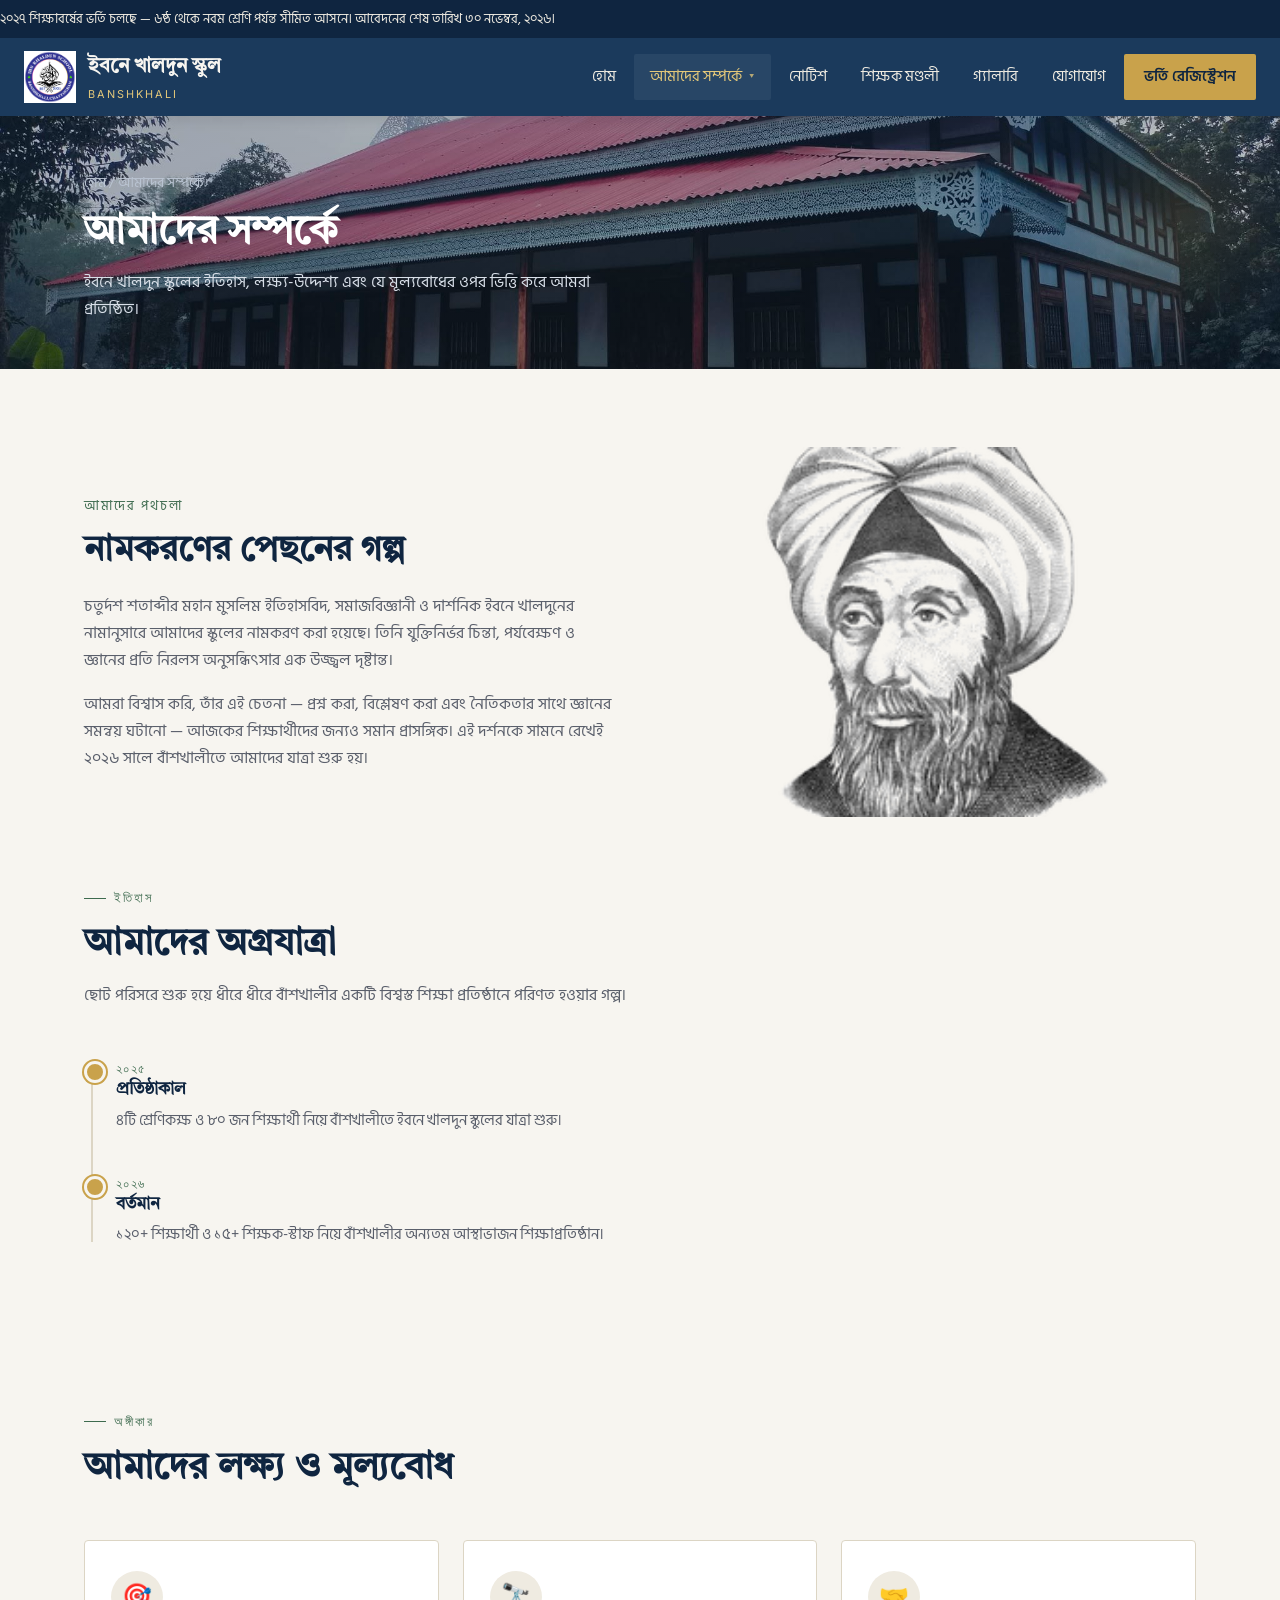
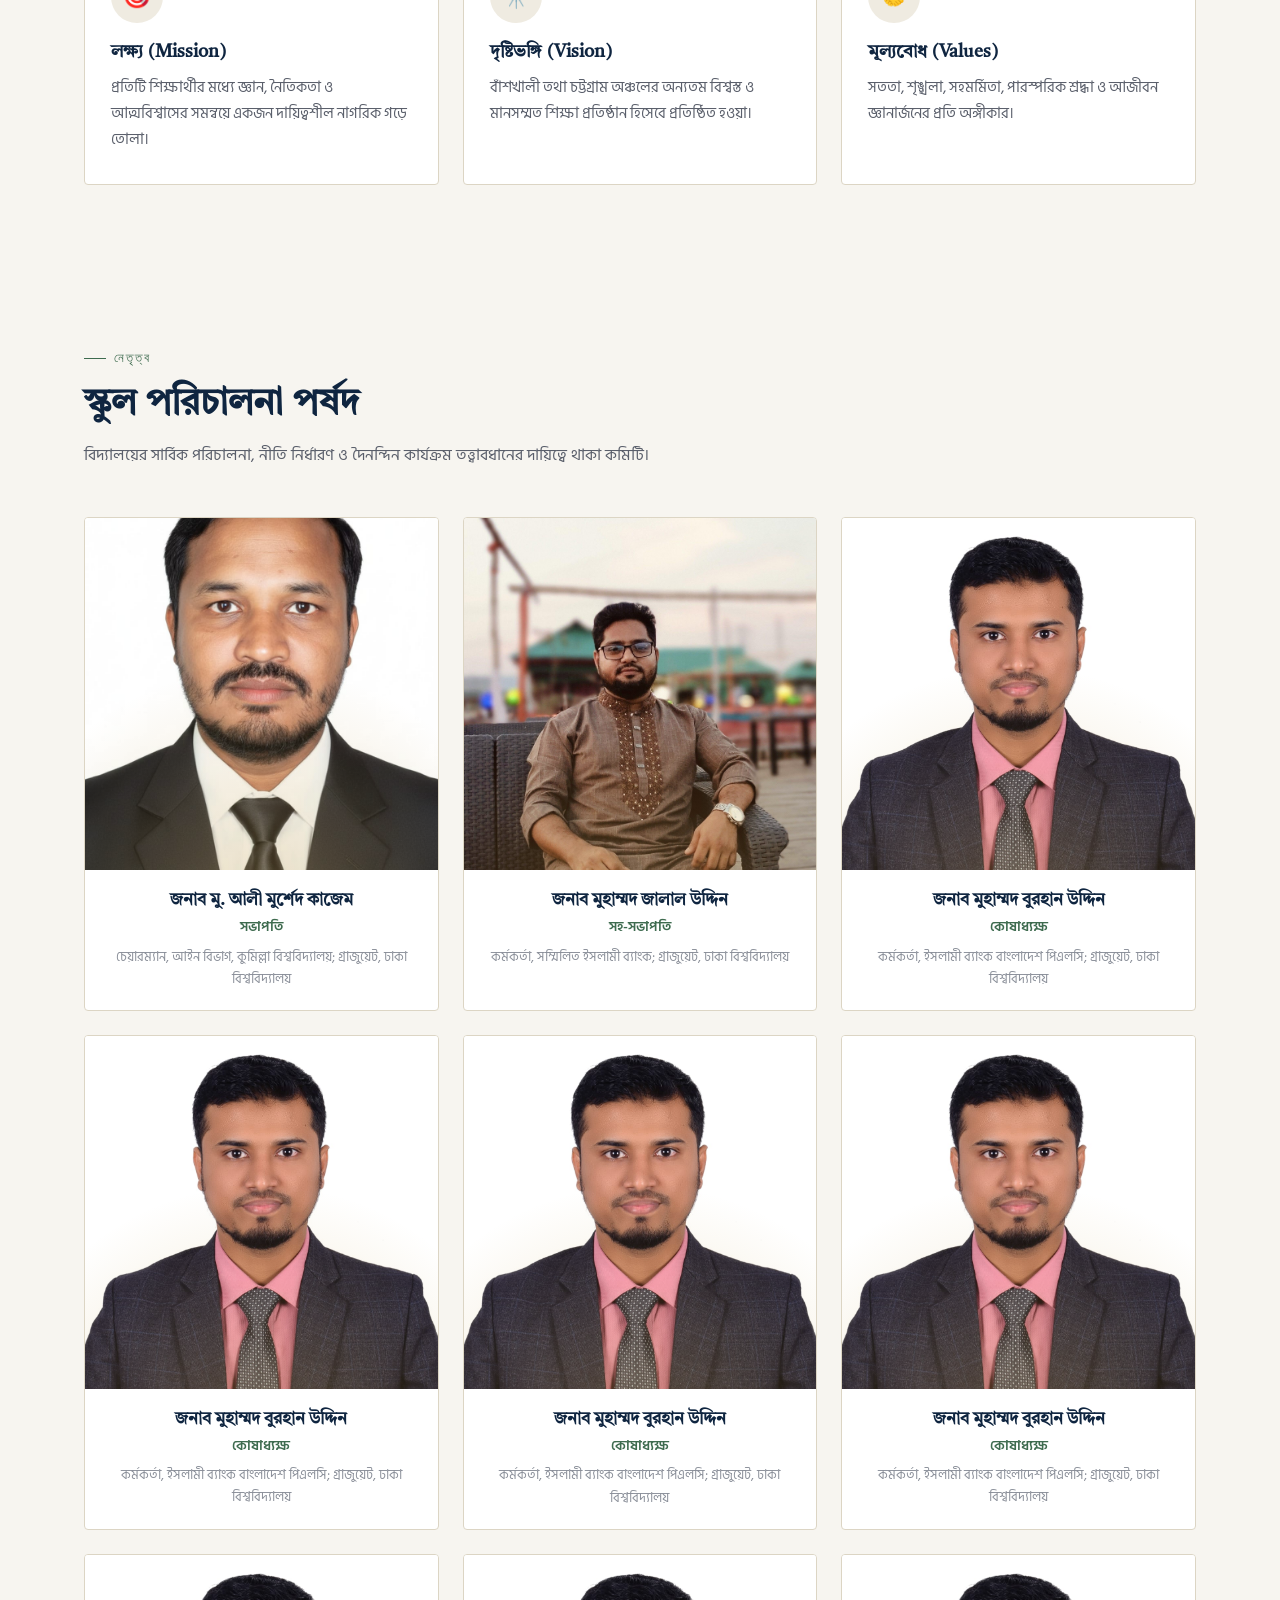
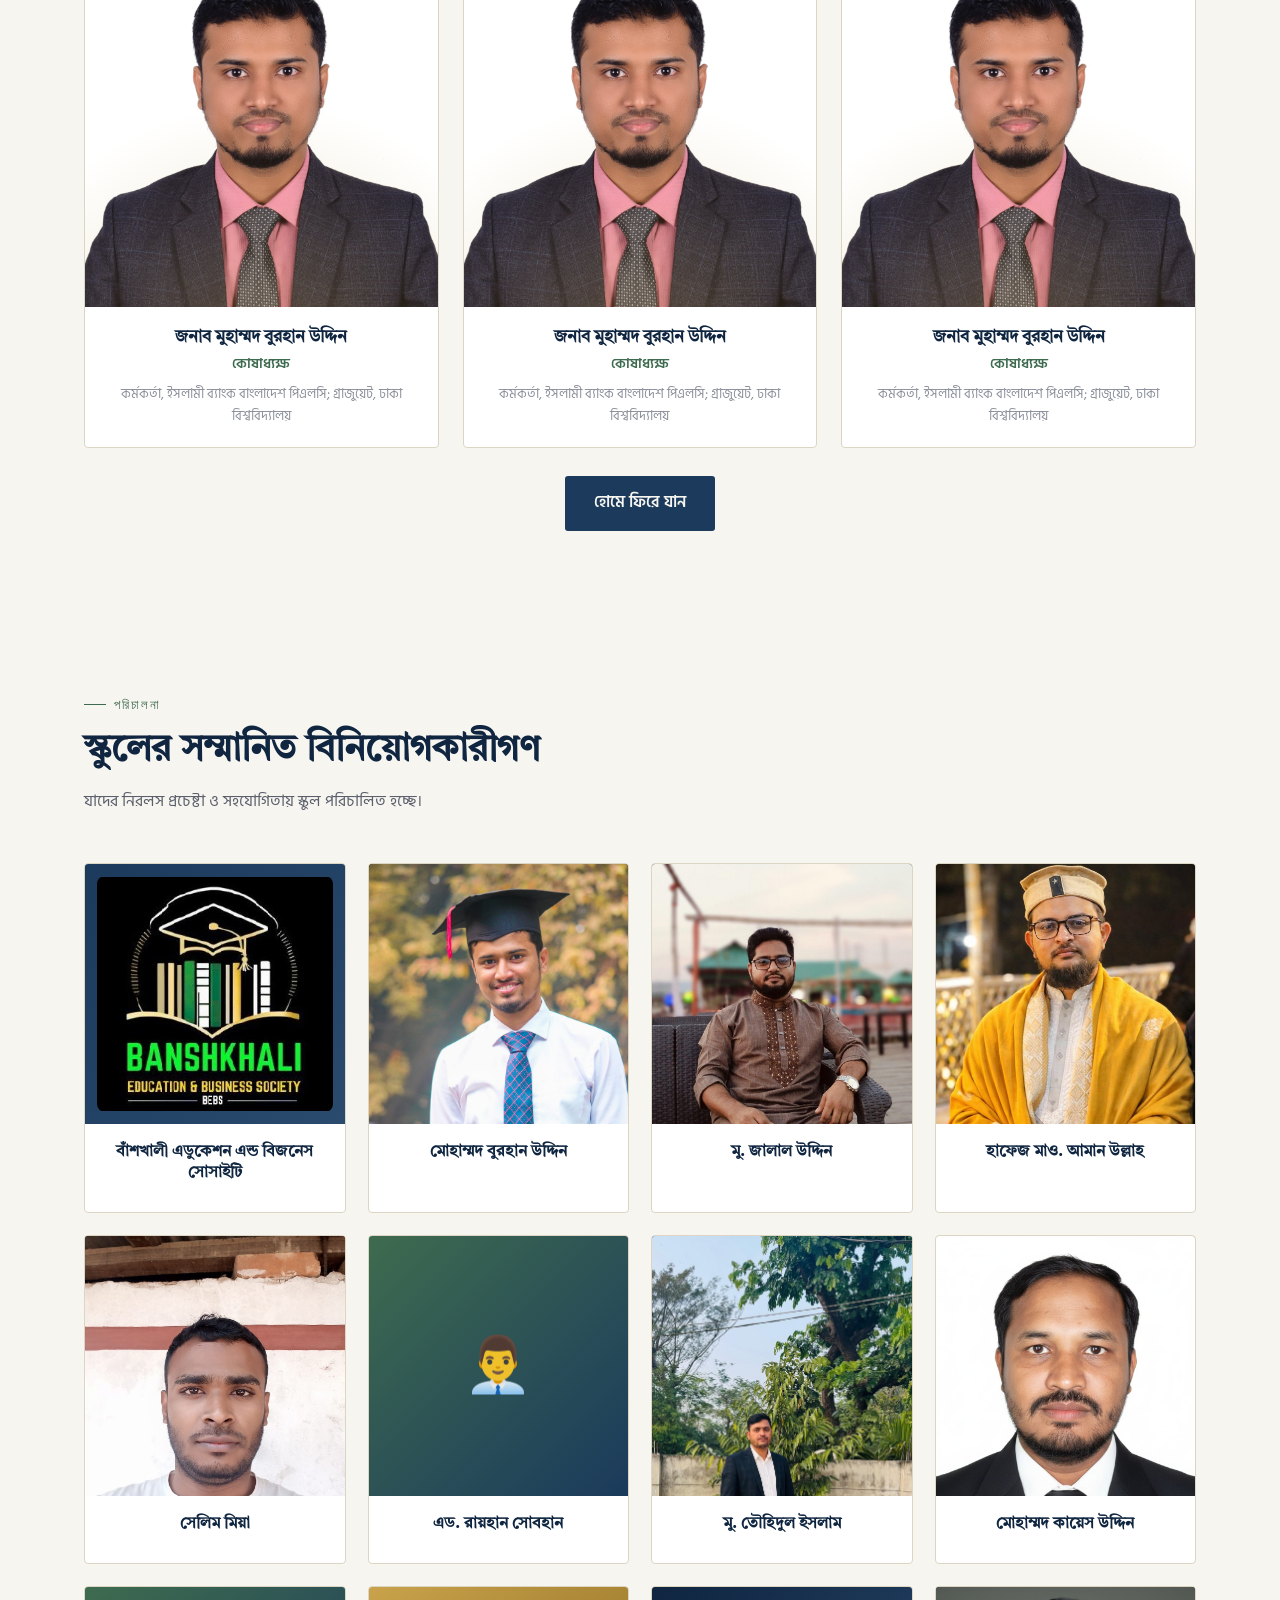
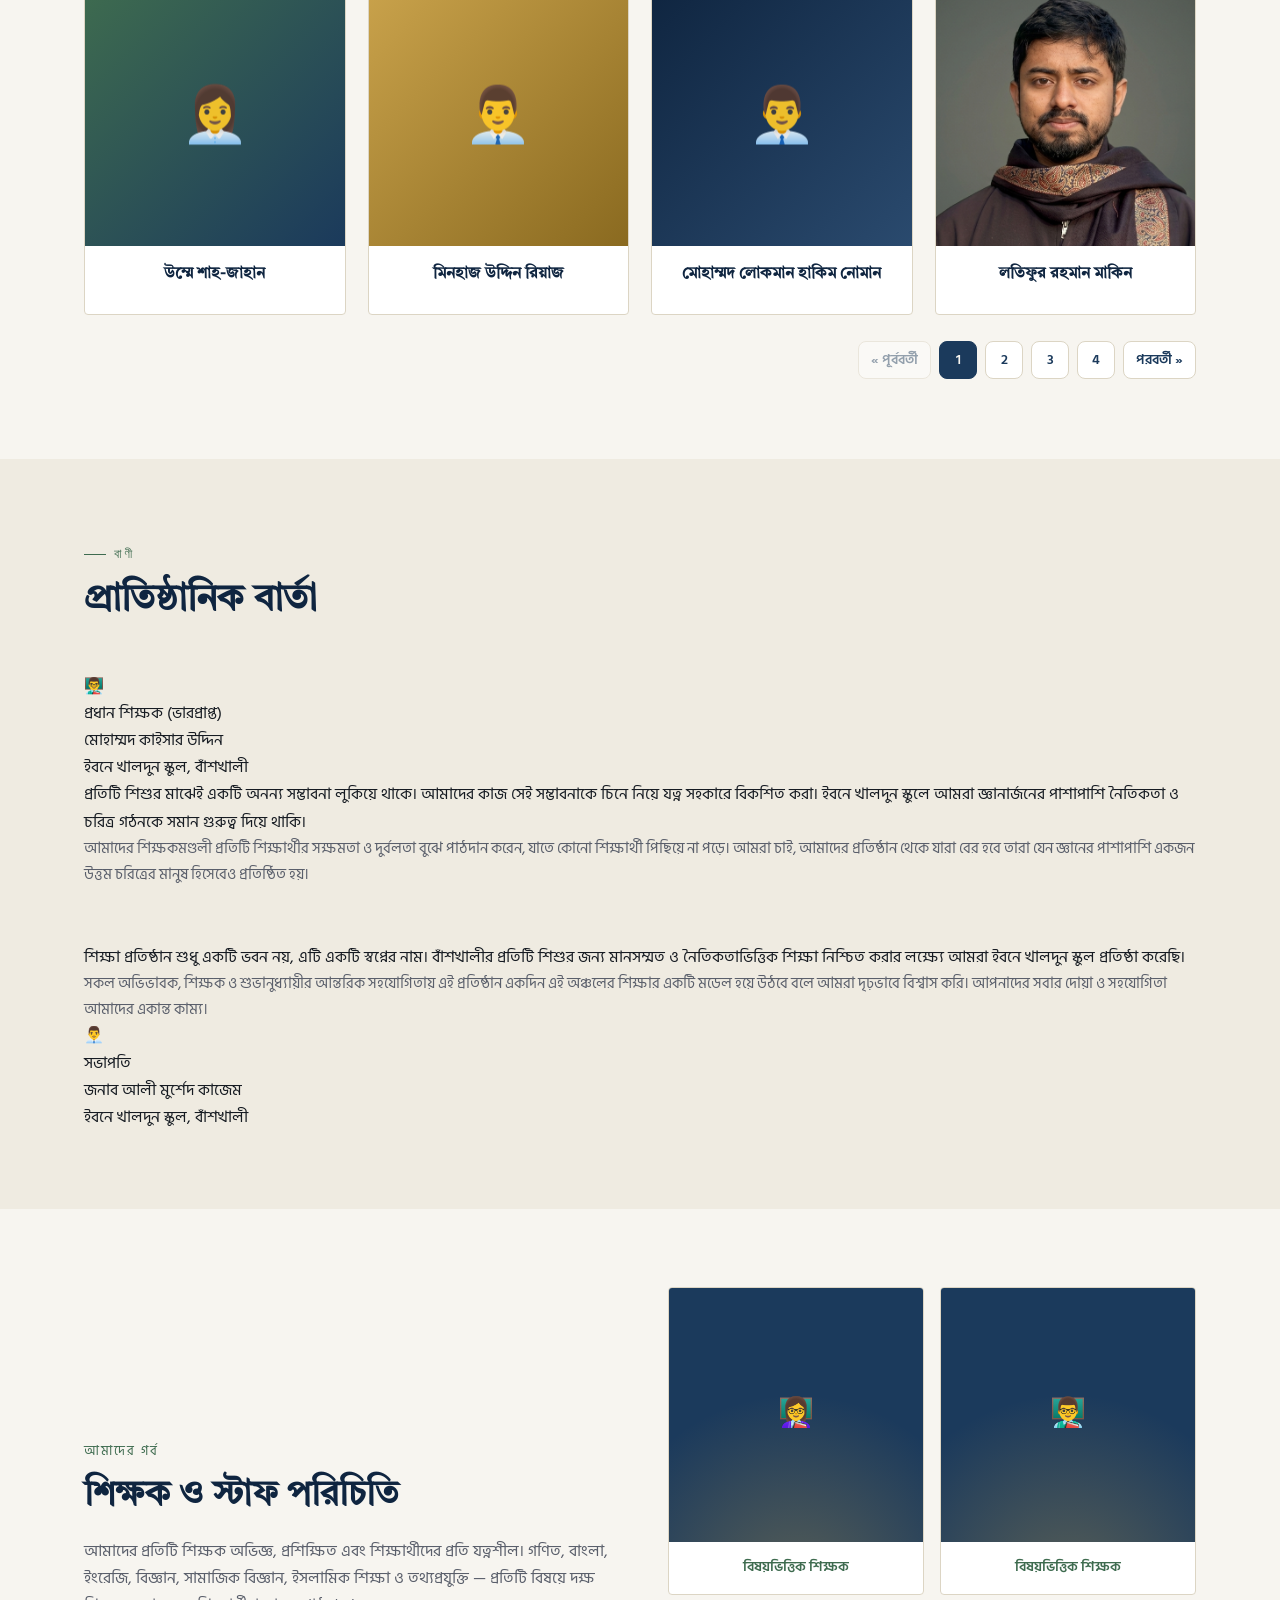
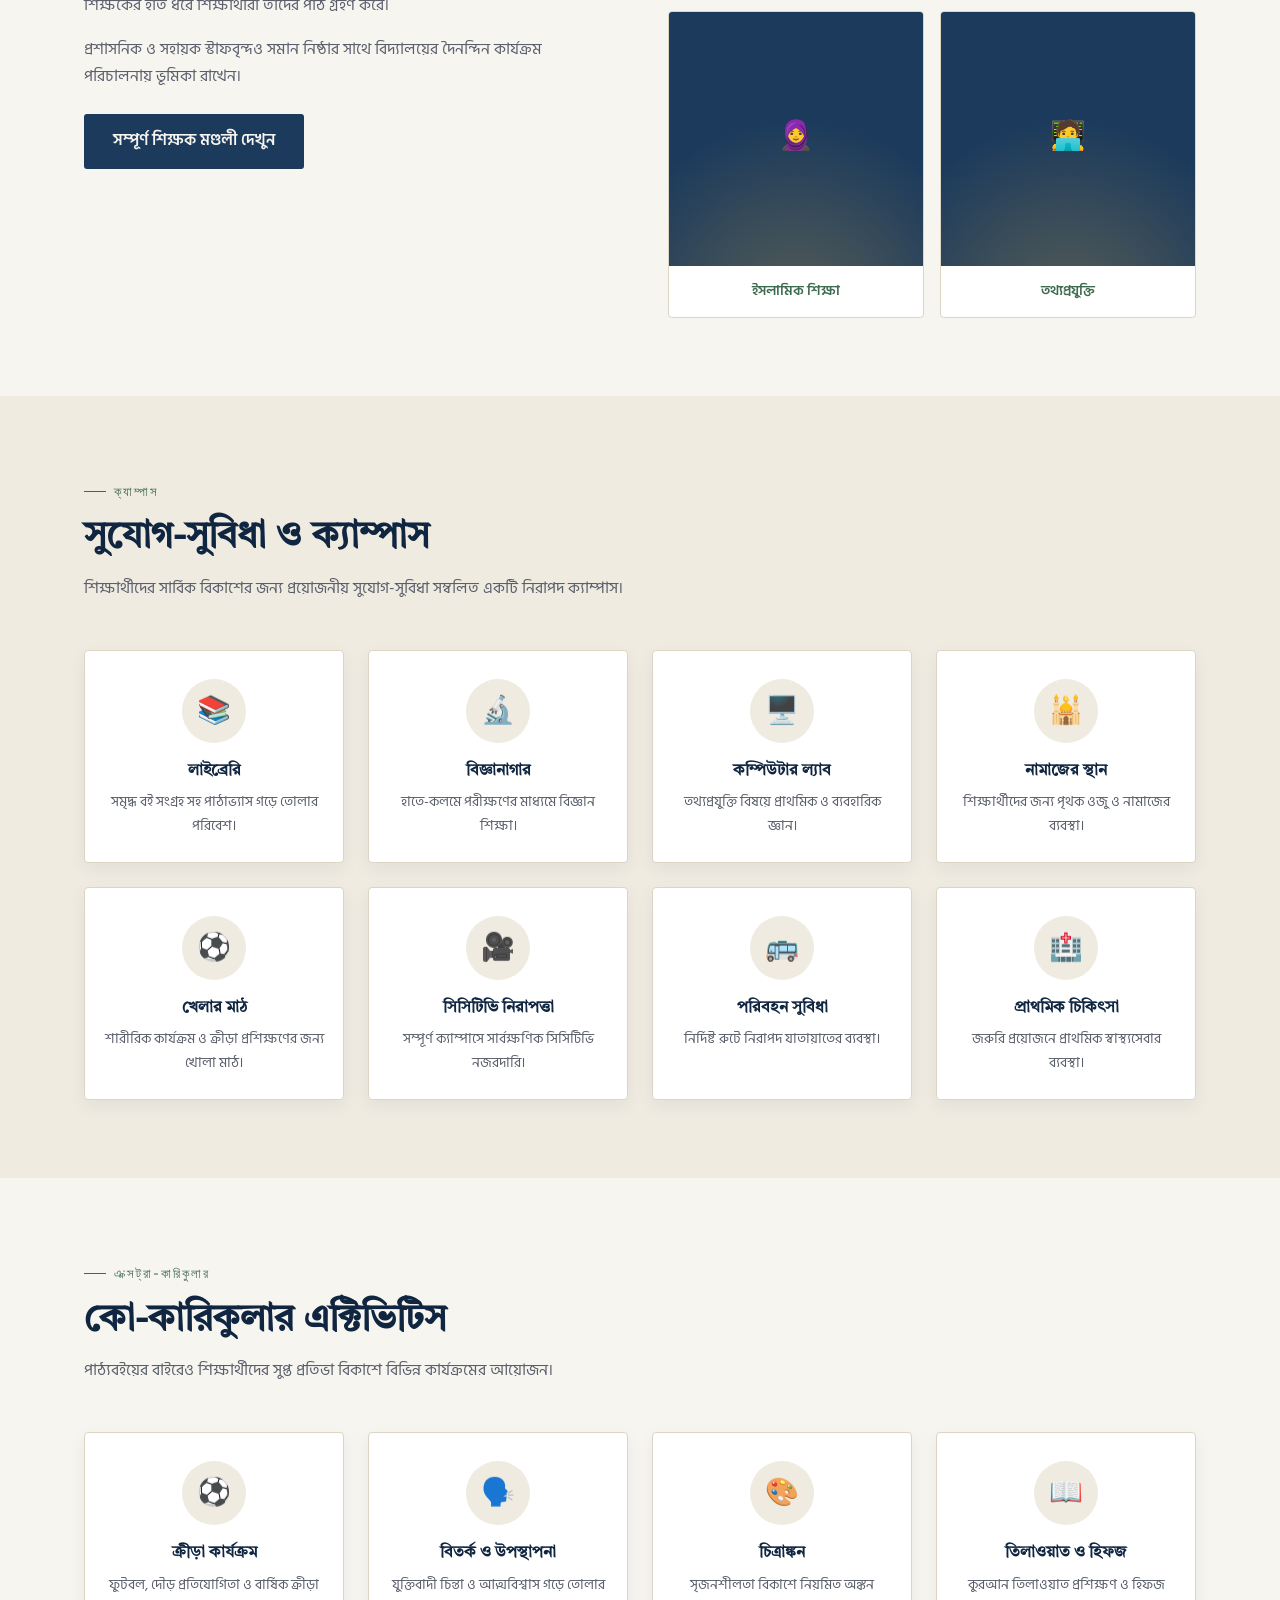
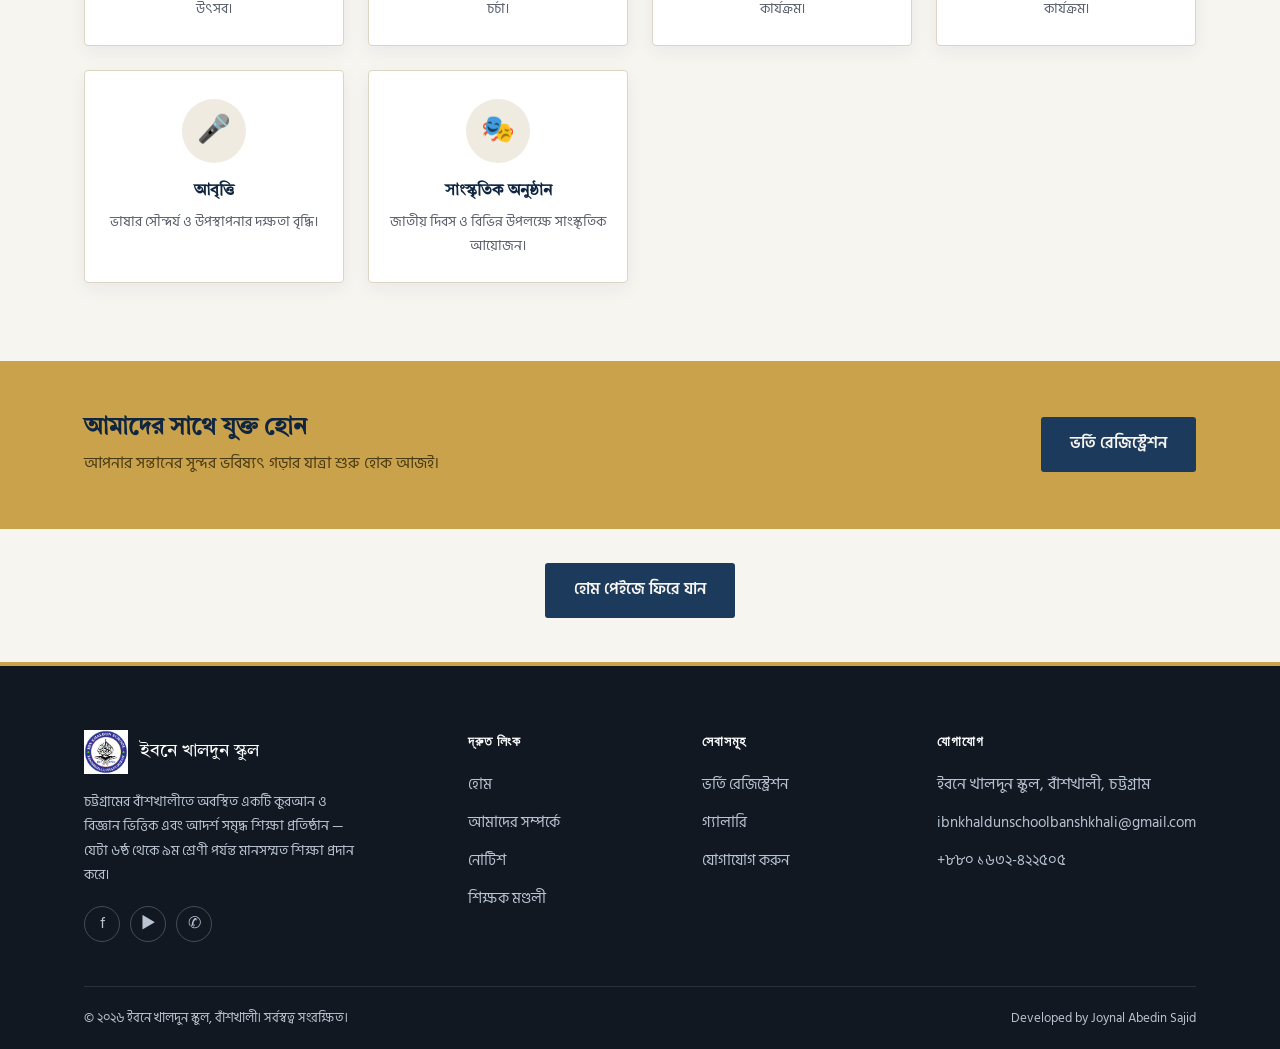
<file: about.html>
<!DOCTYPE html>
<html lang="bn">

<head>
  <meta charset="UTF-8">
  <meta name="viewport" content="width=device-width, initial-scale=1">
  <meta name="robots" content="noindex, nofollow">
  <title>আমাদের সম্পর্কে — Ibn Khaldun School, Banshkhali</title>
  <link rel="icon" href="assets/img/logo.png" type="image/png">
  <link rel="stylesheet" href="assets/style.css">
</head>

<body>

  <div class="topbar">
    <div class="marquee">
      <div class="marquee-track">
        <span>২০২৭ শিক্ষাবর্ষের ভর্তি চলছে — ৬ষ্ঠ থেকে নবম শ্রেণি পর্যন্ত সীমিত আসনে। আবেদনের শেষ তারিখ ৩০ নভেম্বর,
          ২০২৬।</span>
      </div>
    </div>
  </div>

  <header class="site-header">
    <div class="nav-wrap">
      <a href="index.html" class="brand">
        <img src="assets/img/logo.png" alt="ইবনে খালদুন স্কুল লোগো">
        <div class="brand-text">
          <div class="bn">ইবনে খালদুন স্কুল</div>
          <div class="en">Banshkhali</div>
        </div>
      </a>
      <button class="hamburger" aria-label="মেনু খুলুন"
        aria-expanded="false"><span></span><span></span><span></span></button>
      <nav class="main-nav">
        <ul>
          <li><a href="index.html">হোম</a></li>
          <li class="has-dropdown open-page">
            <a href="about.html" class="active">আমাদের সম্পর্কে <span class="caret">▾</span></a>
            <button class="dd-toggle" aria-label="সাবমেনু খুলুন"><span class="caret">▾</span></button>
            <div class="dropdown-panel">
              <a href="about.html#history"><span class="dd-ic">📖</span> আমাদের পরিচিতি ও ইতিহাস</a>
              <a href="about.html#board"><span class="dd-ic">🏛️</span> স্কুল পরিচালনা পর্ষদ</a>
              <a href="about.html#shareholders"><span class="dd-ic">🤝</span> সম্মানিত বিনিয়োগকারীগণ</a>
              <a href="about.html#staff-intro"><span class="dd-ic">👩‍🏫</span> শিক্ষক ও স্টাফ পরিচিতি</a>
              <a href="about.html#facilities"><span class="dd-ic">🏫</span> সুযোগ-সুবিধা ও ক্যাম্পাস</a>
              <a href="about.html#cocurricular"><span class="dd-ic">🎭</span> কো-কারিকুলার এক্টিভিটিস</a>
            </div>
          </li>
          <li><a href="notices.html">নোটিশ</a></li>
          <li><a href="staff.html">শিক্ষক মণ্ডলী</a></li>
          <li><a href="gallery.html">গ্যালারি</a></li>
          <li><a href="contact.html">যোগাযোগ</a></li>
          <li><a href="pages/admission.html" class="nav-cta">ভর্তি রেজিস্ট্রেশন</a></li>
        </ul>
      </nav>
    </div>
  </header>

  <div class="page-head" style="background-image:url('assets/img/scl.jpg');">
    <div class="container">
      <div class="breadcrumb"><a href="index.html">হোম</a> / আমাদের সম্পর্কে</div>
      <h1>আমাদের সম্পর্কে</h1>
      <p>ইবনে খালদুন স্কুলের ইতিহাস, লক্ষ্য-উদ্দেশ্য এবং যে মূল্যবোধের ওপর ভিত্তি করে আমরা প্রতিষ্ঠিত।</p>
    </div>
  </div>

  <!-- 1. স্কুলের পরিচিতি ও ইতিহাস -->
  <section id="history">
    <div class="container">
      <div class="grid-2" style="align-items:center; gap:56px;">
        <div class="reveal">
          <div class="kicker"
            style="display:inline-flex; align-items:center; gap:8px; color:var(--green); font-size:0.8rem; letter-spacing:2px; text-transform:uppercase; margin-bottom:12px;">
            আমাদের পথচলা</div>
          <h2 style="font-size:clamp(1.6rem,3vw,2.2rem); margin-bottom:18px;">নামকরণের পেছনের গল্প</h2>
          <p style="color:#5A5F6B; margin-bottom:16px;">চতুর্দশ শতাব্দীর মহান মুসলিম ইতিহাসবিদ, সমাজবিজ্ঞানী ও দার্শনিক
            ইবনে খালদুনের নামানুসারে আমাদের স্কুলের নামকরণ করা হয়েছে। তিনি যুক্তিনির্ভর চিন্তা, পর্যবেক্ষণ ও জ্ঞানের
            প্রতি নিরলস অনুসন্ধিৎসার এক উজ্জ্বল দৃষ্টান্ত।</p>
          <p style="color:#5A5F6B;">আমরা বিশ্বাস করি, তাঁর এই চেতনা — প্রশ্ন করা, বিশ্লেষণ করা এবং নৈতিকতার সাথে জ্ঞানের
            সমন্বয় ঘটানো — আজকের শিক্ষার্থীদের জন্যও সমান প্রাসঙ্গিক। এই দর্শনকে সামনে রেখেই ২০২৬ সালে বাঁশখালীতে
            আমাদের যাত্রা শুরু হয়।</p>
        </div>
        <div class="reveal">
          <img src="assets/img/Ibn-Khaldun.webp" alt="ইবনে খালদুন"
            style="width:70%; margin:0 auto; border-radius:8px; display:block;">
        </div>
      </div>

      <div class="section-head reveal mt-40" style="margin-top:64px;">
        <div class="kicker">ইতিহাস</div>
        <h2>আমাদের অগ্রযাত্রা</h2>
        <p>ছোট পরিসরে শুরু হয়ে ধীরে ধীরে বাঁশখালীর একটি বিশ্বস্ত শিক্ষা প্রতিষ্ঠানে পরিণত হওয়ার গল্প।</p>
      </div>
      <div class="timeline reveal">
        <div class="timeline-item">
          <div class="year">২০২৫</div>
          <h4>প্রতিষ্ঠাকাল</h4>
          <p>৪টি শ্রেণিকক্ষ ও ৮০ জন শিক্ষার্থী নিয়ে বাঁশখালীতে ইবনে খালদুন স্কুলের যাত্রা শুরু।</p>
        </div>
        <div class="timeline-item">
          <div class="year">২০২৬</div>
          <h4>বর্তমান</h4>
          <p>১২০+ শিক্ষার্থী ও ১৫+ শিক্ষক-স্টাফ নিয়ে বাঁশখালীর অন্যতম আস্থাভাজন শিক্ষাপ্রতিষ্ঠান।</p>
        </div>
      </div>
    </div>
  </section>

  <!-- 2. লক্ষ্য ও উদ্দেশ্য -->
  <section>
    <div class="container">
      <div class="section-head reveal">
        <div class="kicker">অঙ্গীকার</div>
        <h2>আমাদের লক্ষ্য ও মূল্যবোধ</h2>
      </div>
      <div class="grid-3">
        <div class="card reveal"><div class="icon">🎯</div><h3>লক্ষ্য (Mission)</h3><p>প্রতিটি শিক্ষার্থীর মধ্যে জ্ঞান, নৈতিকতা ও আত্মবিশ্বাসের সমন্বয়ে একজন দায়িত্বশীল নাগরিক গড়ে তোলা।</p></div>
        <div class="card reveal"><div class="icon">🔭</div><h3>দৃষ্টিভঙ্গি (Vision)</h3><p>বাঁশখালী তথা চট্টগ্রাম অঞ্চলের অন্যতম বিশ্বস্ত ও মানসম্মত শিক্ষা প্রতিষ্ঠান হিসেবে প্রতিষ্ঠিত হওয়া।</p></div>
        <div class="card reveal"><div class="icon">🤝</div><h3>মূল্যবোধ (Values)</h3><p>সততা, শৃঙ্খলা, সহমর্মিতা, পারস্পরিক শ্রদ্ধা ও আজীবন জ্ঞানার্জনের প্রতি অঙ্গীকার।</p></div>
      </div>
    </div>
  </section>

  <!-- 3. স্কুল ব্যবস্থাপনা পর্ষদ -->
  <section id="board">
    <div class="container">
      <div class="section-head reveal">
        <div class="kicker">নেতৃত্ব</div>
        <h2>স্কুল পরিচালনা পর্ষদ</h2>
        <p>বিদ্যালয়ের সার্বিক পরিচালনা, নীতি নির্ধারণ ও দৈনন্দিন কার্যক্রম তত্ত্বাবধানের দায়িত্বে থাকা কমিটি।</p>
      </div>
      <div id="boardGrid" class="grid-3 reveal">
        <div class="staff-card"><div class="staff-photo"><img src="assets/img/ksu.jpeg" alt="জনাব মু. আলী মুর্শেদ কাজেম"></div><div class="staff-info"><h4>জনাব মু. আলী মুর্শেদ কাজেম</h4><div class="role">সভাপতি</div><div class="subj">চেয়ারম্যান, আইন বিভাগ, কুমিল্লা বিশ্ববিদ্যালয়; গ্রাজুয়েট, ঢাকা বিশ্ববিদ্যালয়</div></div></div>
        <div class="staff-card"><div class="staff-photo"><img src="assets/img/jalal1.jpg" alt="জনাব মুহাম্মদ জালাল উদ্দিন"></div><div class="staff-info"><h4>জনাব মুহাম্মদ জালাল উদ্দিন</h4><div class="role">সহ-সভাপতি</div><div class="subj">কর্মকর্তা, সম্মিলিত ইসলামী ব্যাংক; গ্রাজুয়েট, ঢাকা বিশ্ববিদ্যালয়</div></div></div>
        <div class="staff-card"><div class="staff-photo"><img src="assets/img/bur2.jpeg" alt="জনাব মুহাম্মদ বুরহান উদ্দিন"></div><div class="staff-info"><h4>জনাব মুহাম্মদ বুরহান উদ্দিন</h4><div class="role">কোষাধ্যক্ষ</div><div class="subj">কর্মকর্তা, ইসলামী ব্যাংক বাংলাদেশ পিএলসি; গ্রাজুয়েট, ঢাকা বিশ্ববিদ্যালয়</div></div></div>
        <div class="staff-card"><div class="staff-photo"><img src="assets/img/bur2.jpeg" alt="জনাব মুহাম্মদ বুরহান উদ্দিন"></div><div class="staff-info"><h4>জনাব মুহাম্মদ বুরহান উদ্দিন</h4><div class="role">কোষাধ্যক্ষ</div><div class="subj">কর্মকর্তা, ইসলামী ব্যাংক বাংলাদেশ পিএলসি; গ্রাজুয়েট, ঢাকা বিশ্ববিদ্যালয়</div></div></div>
        <div class="staff-card"><div class="staff-photo"><img src="assets/img/bur2.jpeg" alt="জনাব মুহাম্মদ বুরহান উদ্দিন"></div><div class="staff-info"><h4>জনাব মুহাম্মদ বুরহান উদ্দিন</h4><div class="role">কোষাধ্যক্ষ</div><div class="subj">কর্মকর্তা, ইসলামী ব্যাংক বাংলাদেশ পিএলসি; গ্রাজুয়েট, ঢাকা বিশ্ববিদ্যালয়</div></div></div>
        <div class="staff-card"><div class="staff-photo"><img src="assets/img/bur2.jpeg" alt="জনাব মুহাম্মদ বুরহান উদ্দিন"></div><div class="staff-info"><h4>জনাব মুহাম্মদ বুরহান উদ্দিন</h4><div class="role">কোষাধ্যক্ষ</div><div class="subj">কর্মকর্তা, ইসলামী ব্যাংক বাংলাদেশ পিএলসি; গ্রাজুয়েট, ঢাকা বিশ্ববিদ্যালয়</div></div></div>
        <div class="staff-card"><div class="staff-photo"><img src="assets/img/bur2.jpeg" alt="জনাব মুহাম্মদ বুরহান উদ্দিন"></div><div class="staff-info"><h4>জনাব মুহাম্মদ বুরহান উদ্দিন</h4><div class="role">কোষাধ্যক্ষ</div><div class="subj">কর্মকর্তা, ইসলামী ব্যাংক বাংলাদেশ পিএলসি; গ্রাজুয়েট, ঢাকা বিশ্ববিদ্যালয়</div></div></div>
        <div class="staff-card"><div class="staff-photo"><img src="assets/img/bur2.jpeg" alt="জনাব মুহাম্মদ বুরহান উদ্দিন"></div><div class="staff-info"><h4>জনাব মুহাম্মদ বুরহান উদ্দিন</h4><div class="role">কোষাধ্যক্ষ</div><div class="subj">কর্মকর্তা, ইসলামী ব্যাংক বাংলাদেশ পিএলসি; গ্রাজুয়েট, ঢাকা বিশ্ববিদ্যালয়</div></div></div>
        <div class="staff-card"><div class="staff-photo"><img src="assets/img/bur2.jpeg" alt="জনাব মুহাম্মদ বুরহান উদ্দিন"></div><div class="staff-info"><h4>জনাব মুহাম্মদ বুরহান উদ্দিন</h4><div class="role">কোষাধ্যক্ষ</div><div class="subj">কর্মকর্তা, ইসলামী ব্যাংক বাংলাদেশ পিএলসি; গ্রাজুয়েট, ঢাকা বিশ্ববিদ্যালয়</div></div></div>
      </div>
      <div class="board-home-action"><a href="index.html" class="btn btn-navy">হোমে ফিরে যান</a></div>
    </div>
  </section>

  <!-- 4. স্কুলের সম্মানিত বিনিয়োগকারী ও পৃষ্ঠপোষকগণ -->
  <section class="shareholders" id="shareholders">
    <div class="container">
      <div class="section-head reveal">
        <div class="kicker">পরিচালনা</div>
        <h2>স্কুলের সম্মানিত বিনিয়োগকারীগণ</h2>
        <p>যাদের নিরলস প্রচেষ্টা ও সহযোগিতায় স্কুল পরিচালিত হচ্ছে।</p>
      </div>
      <div id="shGrid" class="shareholder-grid reveal">
        <!-- বেবস -->
        <div class="sh-card">
          <div class="sh-photo sh-ph-1 sh-society-logo"><img src="assets/img/bebs.jpg" alt="বাঁশখালী এডুকেশন এন্ড বিজনেস সোসাইটি">
          </div>
          <div class="sh-body">
            <h3>বাঁশখালী এডুকেশন এন্ড বিজনেস সোসাইটি</h3>
          </div>
        </div>
        <!-- বুরহান  উদ্দিন -->
        <div class="sh-card">
          <div class="sh-photo sh-ph-2"><img src="assets/img/bur1.jpeg" alt="মোহাম্মদ বুরহান উদ্দিন"></div>
          <div class="sh-body">
            <h3>মোহাম্মদ বুরহান উদ্দিন</h3>
          </div>
        </div>
        <!-- মু. জালাল উদ্দিন -->
        <div class="sh-card">
          <div class="sh-photo sh-ph-5"><img src="assets/img/jalal1.jpg" alt="মু. জালাল উদ্দিন "></div>
          <div class="sh-body">
            <h3>মু. জালাল উদ্দিন</h3>
          </div>
        </div>
        <!-- হাফেজ আমান -->
        <div class="sh-card">
          <div class="sh-photo sh-ph-3"><img src="assets/img/aman.jfif" alt="হাফেজ মাও. আমান উল্লাহ"></div>
          <div class="sh-body">
            <h3>হাফেজ মাও. আমান উল্লাহ</h3>
          </div>
        </div>
        <!-- সেলিম -->
        <div class="sh-card">
          <div class="sh-photo sh-ph-2"><img src="assets/img/selim.jfif" alt="সেলিম মিয়া"></div>
          <div class="sh-body">
            <h3>সেলিম মিয়া</h3>
          </div>
        </div>
        <!-- এড. রায়হান সোবহান -->
        <div class="sh-card">
          <div class="sh-photo sh-ph-4"><span class="sh-avatar">👨‍💼</span></div>
          <div class="sh-body">
            <h3>এড. রায়হান সোবহান</h3>
          </div>
        </div>
         <!-- মু. তৌহিদুল ইসলাম -->
        <div class="sh-card">
          <div class="sh-photo sh-ph-1"><img src="assets/img/tawhid.jfif" alt="মু. তৌহিদুল ইসলাম"></div>
          <div class="sh-body">
            <h3>মু. তৌহিদুল ইসলাম</h3>
          </div>
        </div>
        <!-- মোহাম্মদ কায়েস উদ্দিন -->
        <div class="sh-card">
          <div class="sh-photo sh-ph-3"><img src="assets/img/ksu.jpeg" alt="মোহাম্মদ কায়েস উদ্দিন"></div>
          <div class="sh-body">
            <h3>মোহাম্মদ কায়েস উদ্দিন</h3>
          </div>
        </div>
        <!-- উম্মে শাহ-জাহান -->
        <div class="sh-card">
          <div class="sh-photo sh-ph-4"><span class="sh-avatar">👩‍💼</span></div>
          <div class="sh-body">
            <h3>উম্মে শাহ-জাহান</h3>
          </div>
        </div>
        <!-- মিনহাজ উদ্দিন রিয়াজ -->
       <div class="sh-card">
          <div class="sh-photo sh-ph-3"><span class="sh-avatar">👨‍💼</span></div>
          <div class="sh-body">
            <h3>মিনহাজ উদ্দিন রিয়াজ</h3>
          </div>
        </div>
        <!-- মোহাম্মদ লোকমান হাকিম নোমান -->
        <div class="sh-card">
          <div class="sh-photo sh-ph-5"><span class="sh-avatar">👨‍💼</span></div>
          <div class="sh-body">
            <h3>মোহাম্মদ লোকমান হাকিম নোমান</h3>
          </div>
        </div>
        <!-- লতিফুর রহমান মাকিন -->
        <div class="sh-card">
          <div class="sh-photo sh-ph-1"><img src="assets/img/rhn.png" alt="লতিফুর রহমান মাকিন"></div>
          <div class="sh-body">
            <h3>লতিফুর রহমান মাকিন</h3>
          </div>
        </div>
        <!-- মু. জালাল উদ্দিন (প্রবাসী) -->
        <div class="sh-card">
          <div class="sh-photo sh-ph-2"><img src="assets/img/jalal2.jfif" alt="মু. জালাল উদ্দিন (প্রবাসী)"></div>
          <div class="sh-body">
            <h3>মু. জালাল উদ্দিন (প্রবাসী)</h3>
          </div>
        </div>
        <!-- সাকিব হোসেন -->
        <div class="sh-card">
          <div class="sh-photo sh-ph-3"><span class="sh-avatar">👨‍💼</span></div>
          <div class="sh-body">
            <h3>সাকিব হোসেন</h3>
          </div>
        </div>
        <!-- মু. আলী মোর্শেদ কাজেম -->
        <div class="sh-card">
          <div class="sh-photo sh-ph-4"><span class="sh-avatar">👨‍💼</span></div>
          <div class="sh-body">
            <h3>মু. আলী মোর্শেদ কাজেম</h3>
          </div>
        </div>
        <!-- মু. আব্দুল হক (প্রবাসী) -->
        <div class="sh-card">
          <div class="sh-photo sh-ph-5"><img src="assets/img/abdulh.jpeg" alt="মু. আব্দুল হক (প্রবাসী)"></div>
          <div class="sh-body">
            <h3>মু. আব্দুল হক (প্রবাসী)</h3>
          </div>
        </div>
        <!-- মোরশেদ আলম -->
        <div class="sh-card">
          <div class="sh-photo sh-ph-1"><span class="sh-avatar">👨‍💼</span></div>
          <div class="sh-body">
            <h3>মোরশেদ আলম</h3>
          </div>
        </div>
        <!-- আব্দুর রহমান -->
        <div class="sh-card">
          <div class="sh-photo sh-ph-4"><img src="assets/img/choton.jfif" alt="আব্দুর রহমান"></div>
          <div class="sh-body">
            <h3>আব্দুর রহমান</h3>
          </div>
        </div>
        <!-- শাহেদুল ইসলাম -->
        <div class="sh-card">
          <div class="sh-photo sh-ph-5"><img src="assets/img/shashed.jfif" alt="শাহেদুল ইসলাম"></div>
          <div class="sh-body">
            <h3>শাহেদুল ইসলাম</h3>
          </div>
        </div>
        <!-- মু. হুমায়ুন কবির -->
        <div class="sh-card">
          <div class="sh-photo sh-ph-1"><span class="sh-avatar">👨‍💼</span></div>
          <div class="sh-body">
            <h3>মু. হুমায়ুন কবির</h3>
          </div>
        </div>
        <!-- রেজাউল আজিম -->
        <div class="sh-card">
          <div class="sh-photo sh-ph-2"><img src="assets/img/rezaul.jfif" alt="রেজাউল আজিম"></div>
          <div class="sh-body">
            <h3>রেজাউল আজিম</h3>
          </div>
        </div>
        <!-- মোরশেদুল ইসলাম -->
        <div class="sh-card">
          <div class="sh-photo sh-ph-4"><img src="assets/img/t1.jpeg" alt="মু. নেজাম উদ্দিন"></div>
          <div class="sh-body">
            <h3>মোরশেদুল ইসলাম</h3>
          </div>
        </div>
        <!-- মু. নুরুল হক -->
        <div class="sh-card">
          <div class="sh-photo sh-ph-5"><img src="assets/img/nurul.jfif" alt="মু. নুরুল হক"></div>
          <div class="sh-body">
            <h3>মু. নুরুল হক</h3>
          </div>
        </div>
        <!-- এড. মু. জাকের হোসাইন -->
        <div class="sh-card">
          <div class="sh-photo sh-ph-1"><span class="sh-avatar">👨‍💼</span></div>
          <div class="sh-body">
            <h3>এড. মু. জাকের হোসাইন</h3>
          </div>
        </div>
        <!-- মাহমুদুল ইসলাম -->
        <div class="sh-card">
          <div class="sh-photo sh-ph-2"><span class="sh-avatar">👨‍💼</span></div>
          <div class="sh-body">
            <h3>মাহমুদুল ইসলাম</h3>
          </div>
        </div>
        <!-- রায়হান উদ্দিন -->
        <div class="sh-card">
          <div class="sh-photo sh-ph-3"><img src="assets/img/rhn.png" alt="মু. রায়হান উদ্দিন"></div>
          <div class="sh-body">
            <h3>মু. রায়হান উদ্দিন</h3>
          </div>
        </div>
        <!-- মু. আনোয়ারুল ইসলাম -->
        <div class="sh-card">
          <div class="sh-photo sh-ph-4"><span class="sh-avatar">👨‍💼</span></div>
          <div class="sh-body">
            <h3>মু. আনোয়ারুল ইসলাম</h3>
          </div>
        </div>
        <!-- মু. কামাল হোসাইন -->
        <div class="sh-card">
          <div class="sh-photo sh-ph-5"><span class="sh-avatar">👨‍💼</span></div>
          <div class="sh-body">
            <h3>মু. কামাল হোসাইন (প্রবাসী)</h3>
          </div>
        </div>
        <!-- মু. আমিনুর রহমান -->
        <div class="sh-card">
          <div class="sh-photo sh-ph-1"><span class="sh-avatar">👨‍💼</span></div>
          <div class="sh-body">
            <h3>মু. আমিনুর রহমান</h3>
          </div>
        </div>
        <!-- হাবিবুল্লাহ মিছবাহ -->
        <div class="sh-card">
          <div class="sh-photo sh-ph-2"><img src="assets/img/habibullah.jfif" alt="হাবিবুল্লাহ মিছবাহ"></div>
          <div class="sh-body">
            <h3>হাবিবুল্লাহ মিছবাহ</h3>
          </div>
        </div>
        <!-- মনজুর আলম -->
        <div class="sh-card">
          <div class="sh-photo sh-ph-3"><span class="sh-avatar">👨‍💼</span></div>
          <div class="sh-body">
            <h3>মনজুর আলম</h3>
          </div>
        </div>
        <!-- মু. ইলিয়াস -->
        <div class="sh-card">
          <div class="sh-photo sh-ph-4"><span class="sh-avatar">👨‍💼</span></div>
          <div class="sh-body">
            <h3>মু. ইলিয়াস</h3>
          </div>
        </div>
        <!-- এনামুল হক -->
        <div class="sh-card">
          <div class="sh-photo sh-ph-5"><span class="sh-avatar">👨‍💼</span></div>
          <div class="sh-body">
            <h3>এনামুল হক</h3>
          </div>
        </div>
        <!-- আবুল কালাম -->
        <div class="sh-card">
          <div class="sh-photo sh-ph-1"><span class="sh-avatar">👨‍💼</span></div>
          <div class="sh-body">
            <h3>আবুল কালাম</h3>
          </div>
        </div>
        <!-- পারভেজ মিয়া -->
        <div class="sh-card">
          <div class="sh-photo sh-ph-2"><img src="assets/img/parvez.jfif" alt="পারভেজ মিয়া"></div>
          <div class="sh-body">
            <h3>পারভেজ মিয়া</h3>
          </div>
        </div>
        <!-- সাইয়েদ মাহমুদ আরিফ -->
        <div class="sh-card">
          <div class="sh-photo sh-ph-3"><span class="sh-avatar">👨‍💼</span></div>
          <div class="sh-body">
            <h3>সাইয়েদ মাহমুদ আরিফ</h3>
          </div>
        </div>
        <!-- মু. নেজাম উদ্দিন -->
        <div class="sh-card">
          <div class="sh-photo sh-ph-4"><img src="assets/img/nezam.jfif" alt="মু. নেজাম উদ্দিন"></div>
          <div class="sh-body">
            <h3>মু. নেজাম উদ্দিন</h3>
          </div>
        </div>
        <!-- হাসানুল বান্না আরাফাত -->
        <div class="sh-card">
          <div class="sh-photo sh-ph-5"><span class="sh-avatar">👨‍💼</span></div>
          <div class="sh-body">
            <h3>হাসানুল বান্না আরাফাত</h3>
          </div>
        </div>
        <!-- মীর কাসেম -->
        <div class="sh-card">
          <div class="sh-photo sh-ph-1"><span class="sh-avatar">👨‍💼</span></div>
          <div class="sh-body">
            <h3>মীর কাসেম</h3>
          </div>
        </div>
        <!-- মারজান আক্তার -->
        <div class="sh-card">
          <div class="sh-photo sh-ph-2"><span class="sh-avatar">👩‍💼</span></div>
          <div class="sh-body">
            <h3>মারজান আক্তার</h3>
          </div>
        </div>
        <!-- আব্দুল্লাহ আল মামুন -->
        <div class="sh-card">
          <div class="sh-photo sh-ph-4"><img src="assets/img/mamun.jfif" alt="আব্দুল্লাহ আল মামুন"></div>
          <div class="sh-body">
            <h3>আব্দুল্লাহ আল মামুন</h3>
          </div>
        </div>
        <!-- মাওলানা শামসুদ্দীন -->
        <div class="sh-card">
          <div class="sh-photo sh-ph-5"><img src="assets/img/shamshu.jfif" alt="মাওলানা শামসুদ্দীন"></div>
          <div class="sh-body">
            <h3>মাওলানা শামসুদ্দীন</h3>
          </div>
        </div>
      </div>
      <div id="shPagination" class="staff-pagination"></div>
    </div>
  </section>

  <!-- 5. প্রাতিষ্ঠানিক বার্তা -->
  <section class="section-alt" id="message">
    <div class="container">
      <div class="section-head reveal">
        <div class="kicker">বাণী</div>
        <h2>প্রাতিষ্ঠানিক বার্তা</h2>
      </div>

      <div class="leader-msg reveal">
        <div class="leader-photo-wrap">
          <div class="leader-photo"><span>👨‍🏫</span></div>
          <div>
            <div class="leader-role">প্রধান শিক্ষক (ভারপ্রাপ্ত)</div>
            <div class="leader-name">মোহাম্মদ কাইসার উদ্দিন</div>
            <div class="leader-school">ইবনে খালদুন স্কুল, বাঁশখালী</div>
          </div>
        </div>
        <div>
          <p class="leader-quote">প্রতিটি শিশুর মাঝেই একটি অনন্য সম্ভাবনা লুকিয়ে থাকে। আমাদের কাজ সেই সম্ভাবনাকে চিনে
            নিয়ে যত্ন সহকারে বিকশিত করা। ইবনে খালদুন স্কুলে আমরা জ্ঞানার্জনের পাশাপাশি নৈতিকতা ও চরিত্র গঠনকে সমান
            গুরুত্ব দিয়ে থাকি।</p>
          <p style="color:#5A5F6B; font-size:0.95rem;">আমাদের শিক্ষকমণ্ডলী প্রতিটি শিক্ষার্থীর সক্ষমতা ও দুর্বলতা বুঝে
            পাঠদান করেন, যাতে কোনো শিক্ষার্থী পিছিয়ে না পড়ে। আমরা চাই, আমাদের প্রতিষ্ঠান থেকে যারা বের হবে তারা যেন
            জ্ঞানের পাশাপাশি একজন উত্তম চরিত্রের মানুষ হিসেবেও প্রতিষ্ঠিত হয়।</p>
        </div>
      </div>

      <div class="leader-msg reverse reveal mt-40" style="margin-top:56px;">
        <div>
          <p class="leader-quote">শিক্ষা প্রতিষ্ঠান শুধু একটি ভবন নয়, এটি একটি স্বপ্নের নাম। বাঁশখালীর প্রতিটি শিশুর
            জন্য মানসম্মত ও নৈতিকতাভিত্তিক শিক্ষা নিশ্চিত করার লক্ষ্যে আমরা ইবনে খালদুন স্কুল প্রতিষ্ঠা করেছি।</p>
          <p style="color:#5A5F6B; font-size:0.95rem;">সকল অভিভাবক, শিক্ষক ও শুভানুধ্যায়ীর আন্তরিক সহযোগিতায় এই
            প্রতিষ্ঠান একদিন এই অঞ্চলের শিক্ষার একটি মডেল হয়ে উঠবে বলে আমরা দৃঢ়ভাবে বিশ্বাস করি। আপনাদের সবার দোয়া ও
            সহযোগিতা আমাদের একান্ত কাম্য।</p>
        </div>
        <div class="leader-photo-wrap">
          <div class="leader-photo"><span>👨‍💼</span></div>
          <div>
            <div class="leader-role">সভাপতি</div>
            <div class="leader-name">জনাব আলী মুর্শেদ কাজেম</div>
            <div class="leader-school">ইবনে খালদুন স্কুল, বাঁশখালী</div>
          </div>
        </div>
      </div>
    </div>
  </section>

  <!-- 6. শিক্ষক ও স্টাফ পরিচিতি -->
  <section id="staff-intro">
    <div class="container">
      <div class="grid-2" style="align-items:center; gap:56px;">
        <div class="reveal">
          <div class="kicker"
            style="display:inline-flex; align-items:center; gap:8px; color:var(--green); font-size:0.8rem; letter-spacing:2px; text-transform:uppercase; margin-bottom:12px;">
            আমাদের গর্ব</div>
          <h2 style="font-size:clamp(1.6rem,3vw,2.2rem); margin-bottom:18px;">শিক্ষক ও স্টাফ পরিচিতি</h2>
          <p style="color:#5A5F6B; margin-bottom:16px;">আমাদের প্রতিটি শিক্ষক অভিজ্ঞ, প্রশিক্ষিত এবং শিক্ষার্থীদের প্রতি
            যত্নশীল। গণিত, বাংলা, ইংরেজি, বিজ্ঞান, সামাজিক বিজ্ঞান, ইসলামিক শিক্ষা ও তথ্যপ্রযুক্তি — প্রতিটি বিষয়ে দক্ষ
            শিক্ষকের হাত ধরে শিক্ষার্থীরা তাদের পাঠ গ্রহণ করে।</p>
          <p style="color:#5A5F6B;">প্রশাসনিক ও সহায়ক স্টাফবৃন্দও সমান নিষ্ঠার সাথে বিদ্যালয়ের দৈনন্দিন কার্যক্রম
            পরিচালনায় ভূমিকা রাখেন।</p>
          <a href="staff.html" class="btn btn-navy mt-24" style="display:inline-block;">সম্পূর্ণ শিক্ষক মণ্ডলী দেখুন</a>
        </div>
        <div class="reveal">
          <div class="grid-2" style="gap:16px;">
            <div class="staff-card">
              <div class="staff-photo" style="aspect-ratio:1/1; font-size:1.8rem;">👩‍🏫</div>
              <div class="staff-info" style="padding:14px;">
                <div class="role">বিষয়ভিত্তিক শিক্ষক</div>
              </div>
            </div>
            <div class="staff-card">
              <div class="staff-photo" style="aspect-ratio:1/1; font-size:1.8rem;">👨‍🏫</div>
              <div class="staff-info" style="padding:14px;">
                <div class="role">বিষয়ভিত্তিক শিক্ষক</div>
              </div>
            </div>
            <div class="staff-card">
              <div class="staff-photo" style="aspect-ratio:1/1; font-size:1.8rem;">🧕</div>
              <div class="staff-info" style="padding:14px;">
                <div class="role">ইসলামিক শিক্ষা</div>
              </div>
            </div>
            <div class="staff-card">
              <div class="staff-photo" style="aspect-ratio:1/1; font-size:1.8rem;">🧑‍💻</div>
              <div class="staff-info" style="padding:14px;">
                <div class="role">তথ্যপ্রযুক্তি</div>
              </div>
            </div>
          </div>
        </div>
      </div>
    </div>
  </section>

  <!-- 7. সুযোগ-সুবিধা ও ক্যাম্পাস -->
  <section class="section-alt" id="facilities">
    <div class="container">
      <div class="section-head reveal">
        <div class="kicker">ক্যাম্পাস</div>
        <h2>সুযোগ-সুবিধা ও ক্যাম্পাস</h2>
        <p>শিক্ষার্থীদের সার্বিক বিকাশের জন্য প্রয়োজনীয় সুযোগ-সুবিধা সম্বলিত একটি নিরাপদ ক্যাম্পাস।</p>
      </div>
      <div class="feature-row reveal">
        <div class="feature-item">
          <div class="fi-icon">📚</div>
          <h4>লাইব্রেরি</h4>
          <p>সমৃদ্ধ বই সংগ্রহ সহ পাঠাভ্যাস গড়ে তোলার পরিবেশ।</p>
        </div>
        <div class="feature-item">
          <div class="fi-icon">🔬</div>
          <h4>বিজ্ঞানাগার</h4>
          <p>হাতে-কলমে পরীক্ষণের মাধ্যমে বিজ্ঞান শিক্ষা।</p>
        </div>
        <div class="feature-item">
          <div class="fi-icon">🖥️</div>
          <h4>কম্পিউটার ল্যাব</h4>
          <p>তথ্যপ্রযুক্তি বিষয়ে প্রাথমিক ও ব্যবহারিক জ্ঞান।</p>
        </div>
        <div class="feature-item">
          <div class="fi-icon">🕌</div>
          <h4>নামাজের স্থান</h4>
          <p>শিক্ষার্থীদের জন্য পৃথক ওজু ও নামাজের ব্যবস্থা।</p>
        </div>
        <div class="feature-item">
          <div class="fi-icon">⚽</div>
          <h4>খেলার মাঠ</h4>
          <p>শারীরিক কার্যক্রম ও ক্রীড়া প্রশিক্ষণের জন্য খোলা মাঠ।</p>
        </div>
        <div class="feature-item">
          <div class="fi-icon">🎥</div>
          <h4>সিসিটিভি নিরাপত্তা</h4>
          <p>সম্পূর্ণ ক্যাম্পাসে সার্বক্ষণিক সিসিটিভি নজরদারি।</p>
        </div>
        <div class="feature-item">
          <div class="fi-icon">🚌</div>
          <h4>পরিবহন সুবিধা</h4>
          <p>নির্দিষ্ট রুটে নিরাপদ যাতায়াতের ব্যবস্থা।</p>
        </div>
        <div class="feature-item">
          <div class="fi-icon">🏥</div>
          <h4>প্রাথমিক চিকিৎসা</h4>
          <p>জরুরি প্রয়োজনে প্রাথমিক স্বাস্থ্যসেবার ব্যবস্থা।</p>
        </div>
      </div>
    </div>
  </section>

  <!-- 8. কো-কারিকুলার এক্টিভিটিস -->
  <section id="cocurricular">
    <div class="container">
      <div class="section-head reveal">
        <div class="kicker">এক্সট্রা-কারিকুলার</div>
        <h2>কো-কারিকুলার এক্টিভিটিস</h2>
        <p>পাঠ্যবইয়ের বাইরেও শিক্ষার্থীদের সুপ্ত প্রতিভা বিকাশে বিভিন্ন কার্যক্রমের আয়োজন।</p>
      </div>
      <div class="feature-row reveal">
        <div class="feature-item">
          <div class="fi-icon">⚽</div>
          <h4>ক্রীড়া কার্যক্রম</h4>
          <p>ফুটবল, দৌড় প্রতিযোগিতা ও বার্ষিক ক্রীড়া উৎসব।</p>
        </div>
        <div class="feature-item">
          <div class="fi-icon">🗣️</div>
          <h4>বিতর্ক ও উপস্থাপনা</h4>
          <p>যুক্তিবাদী চিন্তা ও আত্মবিশ্বাস গড়ে তোলার চর্চা।</p>
        </div>
        <div class="feature-item">
          <div class="fi-icon">🎨</div>
          <h4>চিত্রাঙ্কন</h4>
          <p>সৃজনশীলতা বিকাশে নিয়মিত অঙ্কন কার্যক্রম।</p>
        </div>
        <div class="feature-item">
          <div class="fi-icon">📖</div>
          <h4>তিলাওয়াত ও হিফজ</h4>
          <p>কুরআন তিলাওয়াত প্রশিক্ষণ ও হিফজ কার্যক্রম।</p>
        </div>
        <div class="feature-item">
          <div class="fi-icon">🎤</div>
          <h4>আবৃত্তি</h4>
          <p>ভাষার সৌন্দর্য ও উপস্থাপনার দক্ষতা বৃদ্ধি।</p>
        </div>
        <div class="feature-item">
          <div class="fi-icon">🎭</div>
          <h4>সাংস্কৃতিক অনুষ্ঠান</h4>
          <p>জাতীয় দিবস ও বিভিন্ন উপলক্ষে সাংস্কৃতিক আয়োজন।</p>
        </div>
      </div>
    </div>
  </section>


  <div class="cta-strip">
    <div class="container">
      <div>
        <h3>আমাদের সাথে যুক্ত হোন</h3>
        <p>আপনার সন্তানের সুন্দর ভবিষ্যৎ গড়ার যাত্রা শুরু হোক আজই।</p>
      </div>
      <a href="admission.html" class="btn btn-navy">ভর্তি রেজিস্ট্রেশন</a>
    </div>
  </div>

  <div class="page-home-cta"><a href="index.html" class="btn btn-navy">হোম পেইজে ফিরে যান</a></div>

  <footer>
    <div class="container">
      <div class="footer-grid">
        <div>
          <div class="footer-brand"><img src="assets/img/logo.png" alt="লোগো">
            <div class="bn">ইবনে খালদুন স্কুল</div>
          </div>
          <p class="desc">চট্টগ্রামের বাঁশখালীতে অবস্থিত একটি কুরআন ও বিজ্ঞান ভিত্তিক এবং আদর্শ সমৃদ্ধ শিক্ষা প্রতিষ্ঠান
            — যেটা ৬ষ্ঠ থেকে ৯ম শ্রেণী পর্যন্ত মানসম্মত শিক্ষা প্রদান করে।</p>
          <div class="social-row"><a href="#" aria-label="Facebook">f</a><a href="#" aria-label="YouTube">▶</a><a
              href="#" aria-label="WhatsApp">✆</a></div>
        </div>
        <div>
          <h5>দ্রুত লিংক</h5>
          <ul>
            <li><a href="index.html">হোম</a></li>
            <li><a href="about.html">আমাদের সম্পর্কে</a></li>
            <li><a href="notices.html">নোটিশ</a></li>
            <li><a href="staff.html">শিক্ষক মণ্ডলী</a></li>
          </ul>
        </div>
        <div>
          <h5>সেবাসমূহ</h5>
          <ul>
            <li><a href="admission.html">ভর্তি রেজিস্ট্রেশন</a></li>
            <li><a href="gallery.html">গ্যালারি</a></li>
            <li><a href="contact.html">যোগাযোগ করুন</a></li>
          </ul>
        </div>
        <div>
          <h5>যোগাযোগ</h5>
          <ul>
            <li>ইবনে খালদুন স্কুল, বাঁশখালী, চট্টগ্রাম</li>
            <li><a href="mailto:ibnkhaldunschoolbanshkhali@gmail.com">ibnkhaldunschoolbanshkhali@gmail.com</a></li>
            <li><a href="tel:+8801632422505">+৮৮০ ১৬৩২-৪২২৫০৫</a></li>
          </ul>
        </div>
      </div>
      <div class="footer-bottom">
        <span>© ২০২৬ ইবনে খালদুন স্কুল, বাঁশখালী। সর্বস্বত্ব সংরক্ষিত।</span>
        <span><a href="https://wa.me/8801642622989" target="_blank" rel="noopener"
            style="color:inherit; text-decoration:none;">Developed by Joynal Abedin Sajid</a></span>
      </div>
    </div>
  </footer>

  <script src="assets/main.js"></script>
  <script>
  (function () {
    var perPage = 9;
    var grid = document.getElementById('boardGrid');
    var pagination = document.getElementById('boardPagination');
    var homeWrap = document.getElementById('boardHomeWrap');
    if (!grid || !pagination) return;
    var cards = Array.prototype.slice.call(grid.querySelectorAll('.staff-card'));
    var totalPages = Math.ceil(cards.length / perPage);
    var currentPage = 1;
    var mobileQuery = window.matchMedia('(max-width: 640px)');

    function isMobile() { return mobileQuery.matches; }
    function renderPagination() {
      if (isMobile() || totalPages <= 1) { pagination.innerHTML = ''; return; }
      var html = '<button data-page="prev" ' + (currentPage === 1 ? 'disabled' : '') + '>« পূর্ববর্তী</button>';
      for (var page = 1; page <= totalPages; page += 1) {
        html += '<button data-page="' + page + '" class="' + (page === currentPage ? 'active' : '') + '">' + page + '</button>';
      }
      html += '<button data-page="next" ' + (currentPage === totalPages ? 'disabled' : '') + '>পরবর্তী »</button>';
      pagination.innerHTML = html;
    }
    function showPage(page, shouldScroll) {
      if (isMobile()) {
        cards.forEach(function (card) { card.style.display = ''; });
        pagination.innerHTML = '';
        if (homeWrap) homeWrap.style.display = '';
        return;
      }
      currentPage = page;
      cards.forEach(function (card, index) {
        card.style.display = index >= (page - 1) * perPage && index < page * perPage ? '' : 'none';
      });
      renderPagination();
      if (homeWrap) homeWrap.style.display = (currentPage === totalPages) ? '' : 'none';
      if (shouldScroll) grid.scrollIntoView({ behavior: 'smooth', block: 'start' });
    }
    pagination.addEventListener('click', function (event) {
      var button = event.target.closest('button[data-page]');
      if (!button) return;
      var value = button.getAttribute('data-page');
      if (value === 'prev' && currentPage > 1) showPage(currentPage - 1, true);
      else if (value === 'next' && currentPage < totalPages) showPage(currentPage + 1, true);
      else if (value !== 'prev' && value !== 'next') showPage(parseInt(value, 10), true);
    });
    showPage(1, false);
    window.addEventListener('resize', function () { showPage(currentPage, false); });
  }());
  </script>
  <script>
  (function () {
    var perPage = 12;
    var grid = document.getElementById('shGrid');
    var pagination = document.getElementById('shPagination');
    if (!grid || !pagination) return;
    var cards = Array.prototype.slice.call(grid.querySelectorAll('.sh-card'));
    var totalPages = Math.ceil(cards.length / perPage);
    var currentPage = 1;
    var mobileQuery = window.matchMedia('(max-width: 640px)');

    function isMobile() { return mobileQuery.matches; }
    function renderPagination() {
      if (isMobile() || totalPages <= 1) { pagination.innerHTML = ''; return; }
      var html = '<button data-page="prev" ' + (currentPage === 1 ? 'disabled' : '') + '>« পূর্ববর্তী</button>';
      for (var page = 1; page <= totalPages; page += 1) {
        html += '<button data-page="' + page + '" class="' + (page === currentPage ? 'active' : '') + '">' + page + '</button>';
      }
      html += '<button data-page="next" ' + (currentPage === totalPages ? 'disabled' : '') + '>পরবর্তী »</button>';
      pagination.innerHTML = html;
    }
    function showPage(page, shouldScroll) {
      if (isMobile()) {
        cards.forEach(function (card) { card.style.display = ''; });
        renderPagination();
        return;
      }
      currentPage = page;
      cards.forEach(function (card, index) {
        card.style.display = index >= (page - 1) * perPage && index < page * perPage ? '' : 'none';
      });
      renderPagination();
      if (shouldScroll) grid.scrollIntoView({ behavior: 'smooth', block: 'start' });
    }
    pagination.addEventListener('click', function (event) {
      var button = event.target.closest('button[data-page]');
      if (!button) return;
      var value = button.getAttribute('data-page');
      if (value === 'prev' && currentPage > 1) showPage(currentPage - 1, true);
      else if (value === 'next' && currentPage < totalPages) showPage(currentPage + 1, true);
      else if (value !== 'prev' && value !== 'next') showPage(parseInt(value, 10), true);
    });
    showPage(1, false);
    window.addEventListener('resize', function () { showPage(currentPage, false); });
  }());
  </script>
</body>

</html>
</file>
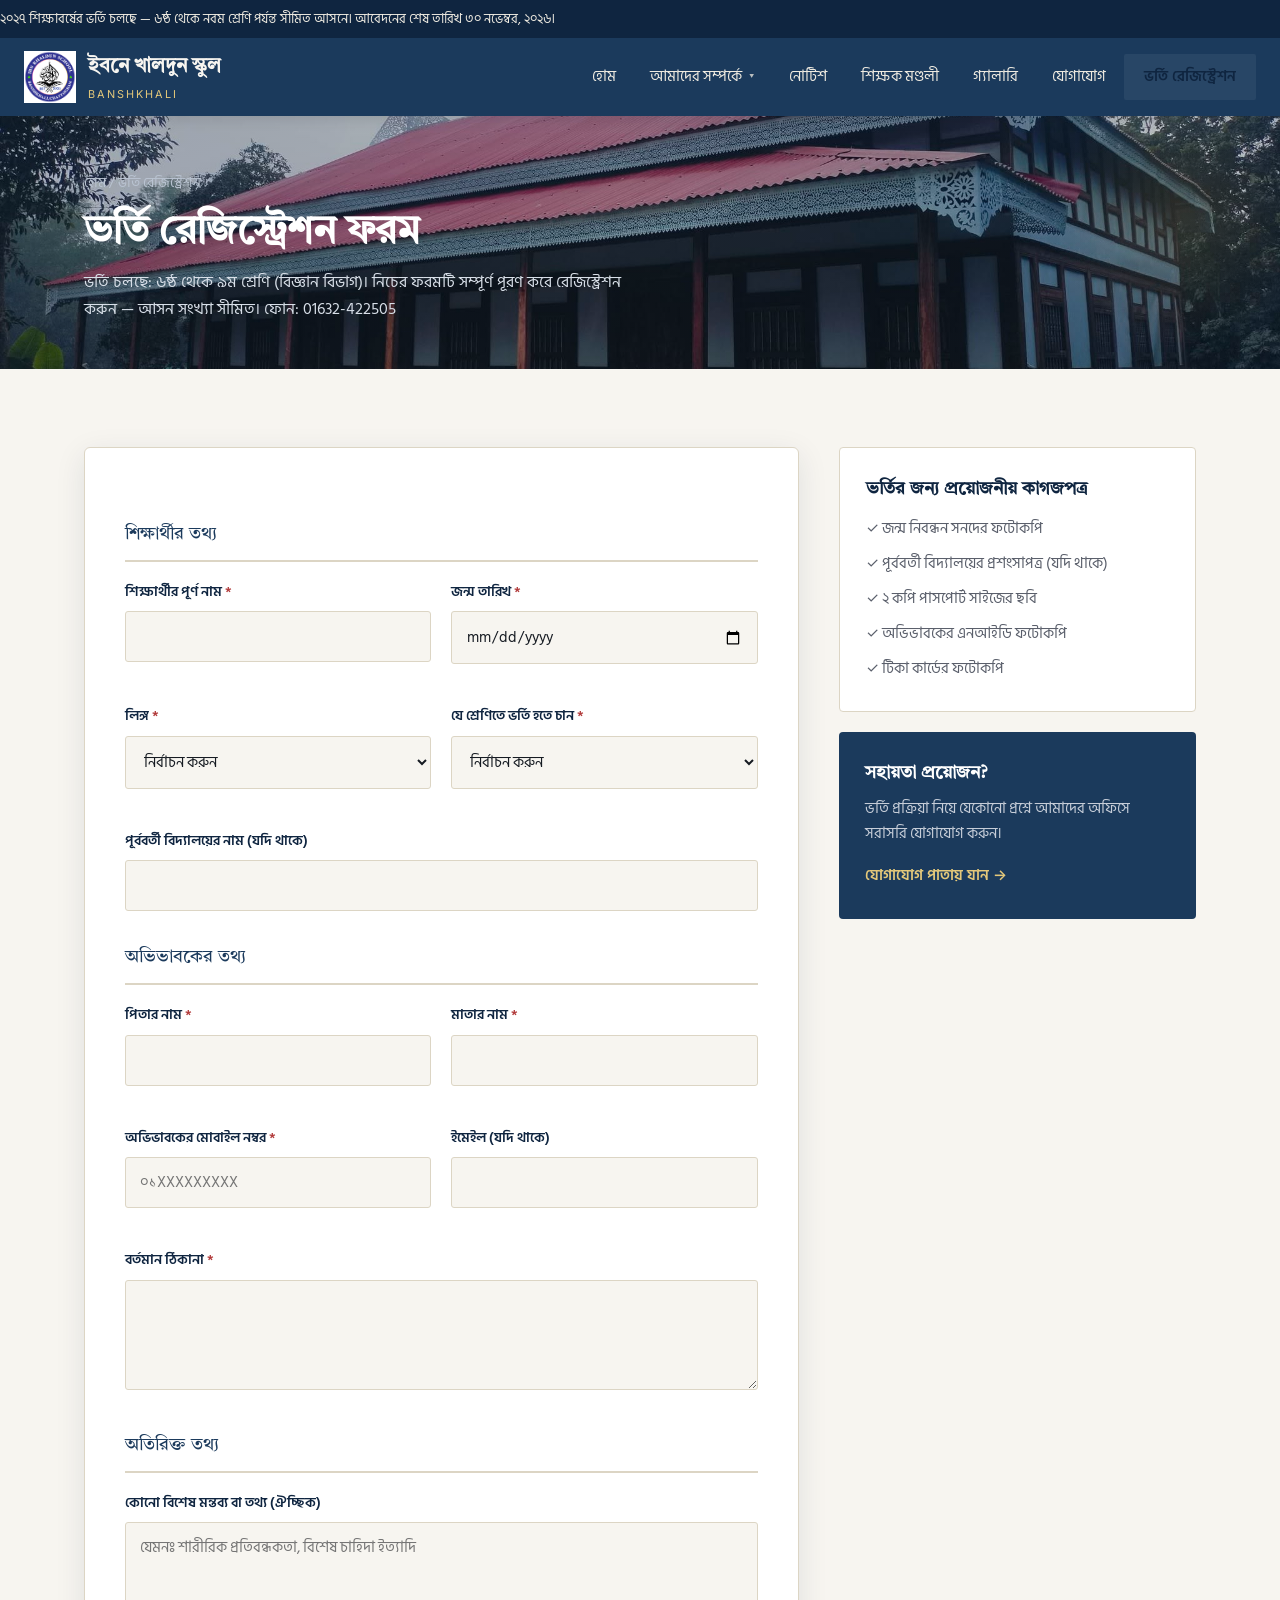
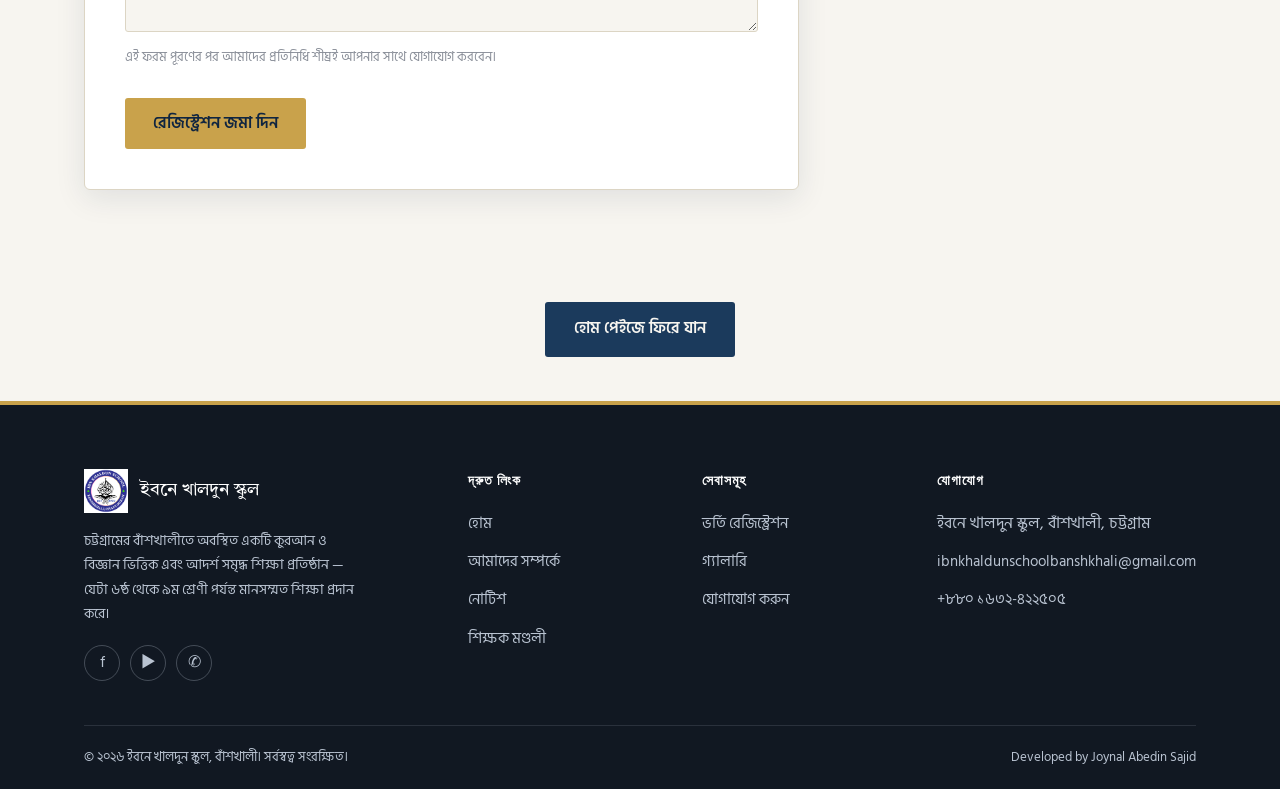
<file: admission.html>
<!DOCTYPE html>
<html lang="bn">
<head>
<meta charset="UTF-8">
<meta name="viewport" content="width=device-width, initial-scale=1">
  <meta name="robots" content="noindex, nofollow">
<title>ভর্তি রেজিস্ট্রেশন — Ibn Khaldun School, Banshkhali</title>
<link rel="icon" href="../assets/img/logo.png" type="image/png">
<link rel="stylesheet" href="../assets/style.css">
</head>
<body>

<div class="topbar">
  <div class="marquee">
    <div class="marquee-track">
      <span>২০২৭ শিক্ষাবর্ষের ভর্তি চলছে — ৬ষ্ঠ থেকে নবম শ্রেণি পর্যন্ত সীমিত আসনে। আবেদনের শেষ তারিখ ৩০ নভেম্বর, ২০২৬।</span>
    </div>
  </div>
</div>

<header class="site-header">
  <div class="nav-wrap">
    <a href="../index.html" class="brand">
      <img src="../assets/img/logo.png" alt="ইবনে খালদুন স্কুল লোগো">
      <div class="brand-text"><div class="bn">ইবনে খালদুন স্কুল</div><div class="en">Banshkhali</div></div>
    </a>
    <button class="hamburger" aria-label="মেনু খুলুন" aria-expanded="false"><span></span><span></span><span></span></button>
    <nav class="main-nav">
      <ul>
        <li><a href="../index.html">হোম</a></li>
        <li class="has-dropdown">
          <a href="about.html">আমাদের সম্পর্কে <span class="caret">▾</span></a>
          <button class="dd-toggle" aria-label="সাবমেনু খুলুন"><span class="caret">▾</span></button>
          <div class="dropdown-panel">
            <a href="about.html#history"><span class="dd-ic">📖</span> আমাদের পরিচিতি ও ইতিহাস</a>
            <a href="about.html#board"><span class="dd-ic">🏛️</span> স্কুল পরিচালনা পর্ষদ</a>
            <a href="about.html#shareholders"><span class="dd-ic">🤝</span> সম্মানিত বিনিয়োগকারীগণ</a>
            <a href="about.html#staff-intro"><span class="dd-ic">👩‍🏫</span> শিক্ষক ও স্টাফ পরিচিতি</a>
            <a href="about.html#facilities"><span class="dd-ic">🏫</span> সুযোগ-সুবিধা ও ক্যাম্পাস</a>
            <a href="about.html#cocurricular"><span class="dd-ic">🎭</span> কো-কারিকুলার এক্টিভিটিস</a>
          </div>
        </li>
        <li><a href="notices.html">নোটিশ</a></li>
        <li><a href="staff.html">শিক্ষক মণ্ডলী</a></li>
        <li><a href="gallery.html">গ্যালারি</a></li>
        <li><a href="contact.html">যোগাযোগ</a></li>
          <li><a href="pages/admission.html" class="nav-cta active">ভর্তি রেজিস্ট্রেশন</a></li>
      </ul>
    </nav>
  </div>
</header>

<div class="page-head" style="background-image:url('../assets/img/scl.jpg');">
  <div class="container">
    <div class="breadcrumb"><a href="../index.html">হোম</a> / ভর্তি রেজিস্ট্রেশন</div>
    <h1>ভর্তি রেজিস্ট্রেশন ফরম</h1>
    <p>ভর্তি চলছে: ৬ষ্ঠ থেকে ৯ম শ্রেণি (বিজ্ঞান বিভাগ)। নিচের ফরমটি সম্পূর্ণ পূরণ করে রেজিস্ট্রেশন করুন — আসন সংখ্যা সীমিত। ফোন: 01632-422505</p>
  </div>
</div>

<section>
  <div class="container">
    <div class="grid-2" style="grid-template-columns: 2fr 1fr; gap:40px; align-items:flex-start;">

      <div class="reveal">
        <div class="form-card">
          <form id="admissionForm" name="admission" method="POST" data-netlify="true" netlify-honeypot="bot-field" novalidate>
            <input type="hidden" name="form-name" value="admission">
            <p class="hidden" style="display:none;"><label>Don't fill this out if you're human: <input name="bot-field"></label></p>

            <div class="fieldset-title">শিক্ষার্থীর তথ্য</div>
            <div class="form-row">
              <div class="field">
                <label for="studentName">শিক্ষার্থীর পূর্ণ নাম <span class="req">*</span></label>
                <input type="text" id="studentName" name="studentName" required>
              </div>
              <div class="field">
                <label for="dob">জন্ম তারিখ <span class="req">*</span></label>
                <input type="date" id="dob" name="dob" required>
              </div>
            </div>
            <div class="form-row">
              <div class="field">
                <label for="gender">লিঙ্গ <span class="req">*</span></label>
                <select id="gender" name="gender" required>
                  <option value="">নির্বাচন করুন</option>
                  <option value="male">ছেলে</option>
                  <option value="female">মেয়ে</option>
                </select>
              </div>
              <div class="field">
                <label for="classApply">যে শ্রেণিতে ভর্তি হতে চান <span class="req">*</span></label>
                <select id="classApply" name="classApply" required>
                  <option value="">নির্বাচন করুন</option>
                  <option>৬ষ্ঠ শ্রেণি</option>
                  <option>৭ম শ্রেণি</option>
                  <option>৮ম শ্রেণি</option>
                  <option>৯ম শ্রেণি</option>
                </select>
              </div>
            </div>
            <div class="field">
              <label for="prevSchool">পূর্ববর্তী বিদ্যালয়ের নাম (যদি থাকে)</label>
              <input type="text" id="prevSchool" name="prevSchool">
            </div>

            <div class="fieldset-title">অভিভাবকের তথ্য</div>
            <div class="form-row">
              <div class="field">
                <label for="fatherName">পিতার নাম <span class="req">*</span></label>
                <input type="text" id="fatherName" name="fatherName" required>
              </div>
              <div class="field">
                <label for="motherName">মাতার নাম <span class="req">*</span></label>
                <input type="text" id="motherName" name="motherName" required>
              </div>
            </div>
            <div class="form-row">
              <div class="field">
                <label for="guardianPhone">অভিভাবকের মোবাইল নম্বর <span class="req">*</span></label>
                <input type="tel" id="guardianPhone" name="guardianPhone" placeholder="০১XXXXXXXXX" required>
              </div>
              <div class="field">
                <label for="guardianEmail">ইমেইল (যদি থাকে)</label>
                <input type="email" id="guardianEmail" name="guardianEmail">
              </div>
            </div>
            <div class="field">
              <label for="address">বর্তমান ঠিকানা <span class="req">*</span></label>
              <textarea id="address" name="address" required></textarea>
            </div>

            <div class="fieldset-title">অতিরিক্ত তথ্য</div>
            <div class="field">
              <label for="notes">কোনো বিশেষ মন্তব্য বা তথ্য (ঐচ্ছিক)</label>
              <textarea id="notes" name="notes" placeholder="যেমনঃ শারীরিক প্রতিবন্ধকতা, বিশেষ চাহিদা ইত্যাদি"></textarea>
              <div class="field-hint">এই ফরম পূরণের পর আমাদের প্রতিনিধি শীঘ্রই আপনার সাথে যোগাযোগ করবেন।</div>
            </div>

            <button type="submit" class="btn btn-primary" style="border:none; margin-top:10px;">রেজিস্ট্রেশন জমা দিন</button>
          </form>

          <div class="form-success" id="admissionSuccess">
            <div class="check">✓</div>
            <h3>ধন্যবাদ! আপনার আবেদন গৃহীত হয়েছে</h3>
            <p>আমাদের প্রতিনিধি শীঘ্রই আপনার দেওয়া মোবাইল নম্বরে যোগাযোগ করবেন। কোনো জরুরি প্রয়োজনে সরাসরি কল করুন +৮৮০ ১৬৩২-৪২২৫০৫।</p>
          </div>
        </div>
      </div>

      <div class="reveal">
        <div class="card" style="margin-bottom:20px;">
          <h3 style="margin-bottom:14px;">ভর্তির জন্য প্রয়োজনীয় কাগজপত্র</h3>
          <ul style="display:flex; flex-direction:column; gap:10px; color:#5A5F6B; font-size:0.92rem;">
            <li>✓ জন্ম নিবন্ধন সনদের ফটোকপি</li>
            <li>✓ পূর্ববর্তী বিদ্যালয়ের প্রশংসাপত্র (যদি থাকে)</li>
            <li>✓ ২ কপি পাসপোর্ট সাইজের ছবি</li>
            <li>✓ অভিভাবকের এনআইডি ফটোকপি</li>
            <li>✓ টিকা কার্ডের ফটোকপি</li>
          </ul>
        </div>
        <div class="card" style="background:var(--navy); border:none;">
          <h3 style="color:var(--white); margin-bottom:10px;">সহায়তা প্রয়োজন?</h3>
          <p style="color:#C6CDD8; font-size:0.92rem; margin-bottom:16px;">ভর্তি প্রক্রিয়া নিয়ে যেকোনো প্রশ্নে আমাদের অফিসে সরাসরি যোগাযোগ করুন।</p>
          <a href="contact.html" style="color:var(--gold-light); font-weight:600; font-size:0.92rem;">যোগাযোগ পাতায় যান →</a>
        </div>
      </div>

    </div>
  </div>
</section>

<div class="page-home-cta"><a href="index.html" class="btn btn-navy">হোম পেইজে ফিরে যান</a></div>

<footer>
  <div class="container">
    <div class="footer-grid">
      <div>
        <div class="footer-brand"><img src="../assets/img/logo.png" alt="লোগো"><div class="bn">ইবনে খালদুন স্কুল</div></div>
        <p class="desc">চট্টগ্রামের বাঁশখালীতে অবস্থিত একটি কুরআন ও বিজ্ঞান ভিত্তিক এবং আদর্শ সমৃদ্ধ শিক্ষা প্রতিষ্ঠান — যেটা ৬ষ্ঠ থেকে ৯ম শ্রেণী পর্যন্ত মানসম্মত শিক্ষা প্রদান করে।</p>
        <div class="social-row"><a href="#" aria-label="Facebook">f</a><a href="#" aria-label="YouTube">▶</a><a href="#" aria-label="WhatsApp">✆</a></div>
      </div>
      <div><h5>দ্রুত লিংক</h5><ul>
        <li><a href="../index.html">হোম</a></li>
        <li><a href="about.html">আমাদের সম্পর্কে</a></li>
        <li><a href="notices.html">নোটিশ</a></li>
        <li><a href="staff.html">শিক্ষক মণ্ডলী</a></li>
      </ul></div>
      <div><h5>সেবাসমূহ</h5><ul>
        <li><a href="admission.html">ভর্তি রেজিস্ট্রেশন</a></li>
        <li><a href="gallery.html">গ্যালারি</a></li>
        <li><a href="contact.html">যোগাযোগ করুন</a></li>
      </ul></div>
      <div><h5>যোগাযোগ</h5><ul>
        <li>ইবনে খালদুন স্কুল, বাঁশখালী, চট্টগ্রাম</li>
        <li><a href="mailto:ibnkhaldunschoolbanshkhali@gmail.com">ibnkhaldunschoolbanshkhali@gmail.com</a></li>
        <li><a href="tel:+8801632422505">+৮৮০ ১৬৩২-৪২২৫০৫</a></li>
      </ul></div>
    </div>
    <div class="footer-bottom">
      <span>© ২০২৬ ইবনে খালদুন স্কুল, বাঁশখালী। সর্বস্বত্ব সংরক্ষিত।</span>
      <span><a href="https://wa.me/8801642622989" target="_blank" rel="noopener" style="color:inherit; text-decoration:none;">Developed by Joynal Abedin Sajid</a></span>
    </div>
  </div>
</footer>

<script src="../assets/main.js"></script>
</body>
</html>
</file>
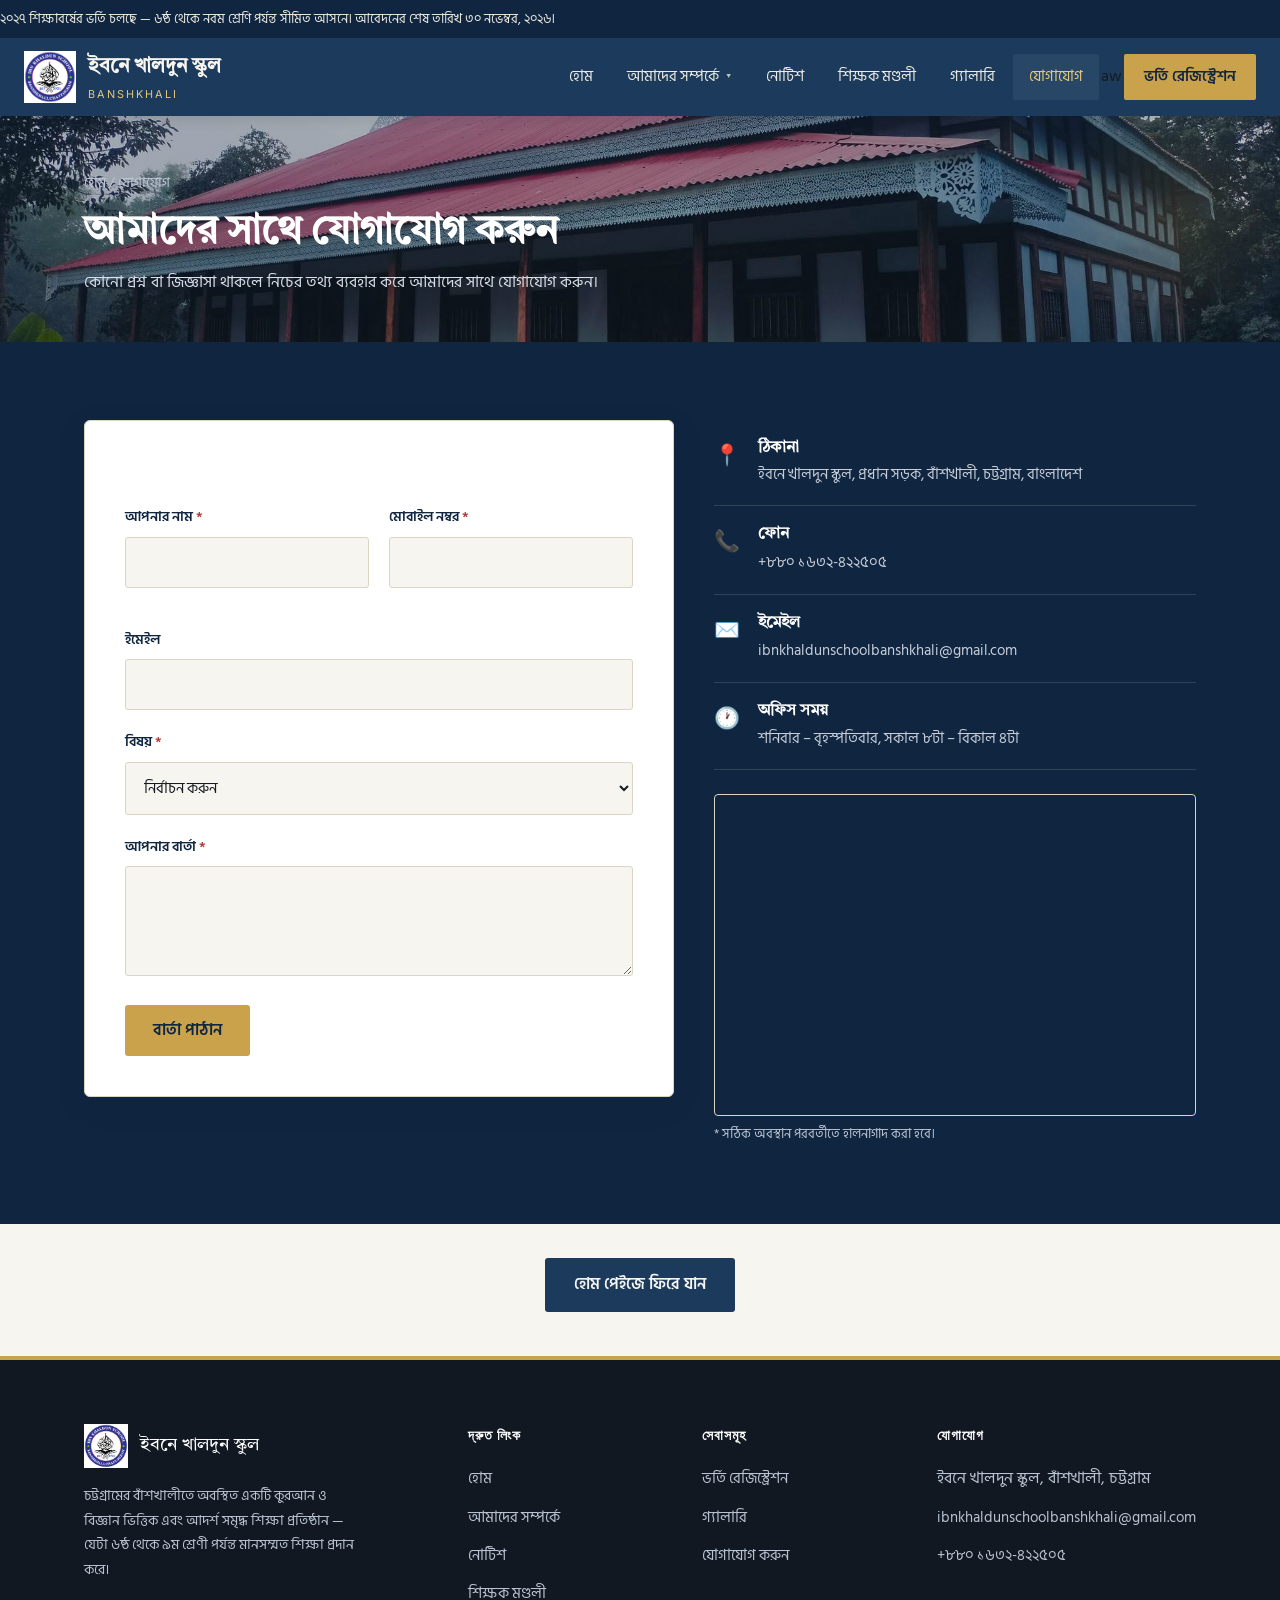
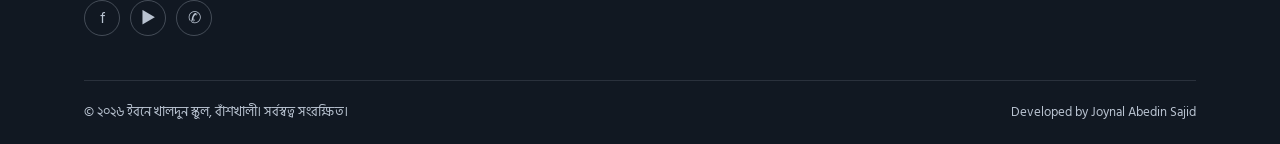
<file: contact.html>
<!DOCTYPE html>
<html lang="bn">
<head>
<meta charset="UTF-8">
<meta name="viewport" content="width=device-width, initial-scale=1">
  <meta name="robots" content="noindex, nofollow">
<title>যোগাযোগ — Ibn Khaldun School, Banshkhali</title>
<link rel="icon" href="../assets/img/logo.png" type="image/png">
<link rel="stylesheet" href="../assets/style.css">
</head>
<body>

<div class="topbar">
  <div class="marquee">
    <div class="marquee-track">
      <span>২০২৭ শিক্ষাবর্ষের ভর্তি চলছে — ৬ষ্ঠ থেকে নবম শ্রেণি পর্যন্ত সীমিত আসনে। আবেদনের শেষ তারিখ ৩০ নভেম্বর, ২০২৬।</span>
    </div>
  </div>
</div>

<header class="site-header">
  <div class="nav-wrap">
    <a href="../index.html" class="brand">
      <img src="../assets/img/logo.png" alt="ইবনে খালদুন স্কুল লোগো">
      <div class="brand-text"><div class="bn">ইবনে খালদুন স্কুল</div><div class="en">Banshkhali</div></div>
    </a>
    <button class="hamburger" aria-label="মেনু খুলুন" aria-expanded="false"><span></span><span></span><span></span></button>
    <nav class="main-nav">
      <ul>
        <li><a href="../index.html">হোম</a></li>
        <li class="has-dropdown">
          <a href="about.html">আমাদের সম্পর্কে <span class="caret">▾</span></a>
          <button class="dd-toggle" aria-label="সাবমেনু খুলুন"><span class="caret">▾</span></button>
          <div class="dropdown-panel">
            <a href="about.html#history"><span class="dd-ic">📖</span> আমাদের পরিচিতি ও ইতিহাস</a>
            <a href="about.html#board"><span class="dd-ic">🏛️</span> স্কুল পরিচালনা পর্ষদ</a>
            <a href="about.html#shareholders"><span class="dd-ic">🤝</span> সম্মানিত বিনিয়োগকারীগণ</a>
            <a href="about.html#staff-intro"><span class="dd-ic">👩‍🏫</span> শিক্ষক ও স্টাফ পরিচিতি</a>
            <a href="about.html#facilities"><span class="dd-ic">🏫</span> সুযোগ-সুবিধা ও ক্যাম্পাস</a>
            <a href="about.html#cocurricular"><span class="dd-ic">🎭</span> কো-কারিকুলার এক্টিভিটিস</a>
          </div>
        </li>
        <li><a href="notices.html">নোটিশ</a></li>
        <li><a href="staff.html">শিক্ষক মণ্ডলী</a></li>
        <li><a href="gallery.html">গ্যালারি</a></li>
        <li><a href="contact.html" class="active">যোগাযোগ</a></li>
aw          <li><a href="pages/admission.html" class="nav-cta">ভর্তি রেজিস্ট্রেশন</a></li>
      </ul>
    </nav>
  </div>
</header>

<div class="page-head" style="background-image:url('../assets/img/scl.jpg');">
  <div class="container">
    <div class="breadcrumb"><a href="../index.html">হোম</a> / যোগাযোগ</div>
    <h1>আমাদের সাথে যোগাযোগ করুন</h1>
    <p>কোনো প্রশ্ন বা জিজ্ঞাসা থাকলে নিচের তথ্য ব্যবহার করে আমাদের সাথে যোগাযোগ করুন।</p>
  </div>
</div>

<section class="section-navy">
  <div class="container">
    <div class="contact-grid">
      <div class="reveal">
        <div class="form-card" style="background:var(--white);">
          <h3 style="margin-bottom:20px;">বার্তা পাঠান</h3>
          <form id="contactForm" name="contact" method="POST" data-netlify="true" netlify-honeypot="bot-field" novalidate>
            <input type="hidden" name="form-name" value="contact">
            <p class="hidden" style="display:none;"><label>Don't fill this out if you're human: <input name="bot-field"></label></p>
            <div class="form-row">
              <div class="field">
                <label for="cName">আপনার নাম <span class="req">*</span></label>
                <input type="text" id="cName" name="cName" required>
              </div>
              <div class="field">
                <label for="cPhone">মোবাইল নম্বর <span class="req">*</span></label>
                <input type="tel" id="cPhone" name="cPhone" required>
              </div>
            </div>
            <div class="field">
              <label for="cEmail">ইমেইল</label>
              <input type="email" id="cEmail" name="cEmail">
            </div>
            <div class="field">
              <label for="cSubject">বিষয় <span class="req">*</span></label>
              <select id="cSubject" name="cSubject" required>
                <option value="">নির্বাচন করুন</option>
                <option>ভর্তি সংক্রান্ত জিজ্ঞাসা</option>
                <option>একাডেমিক তথ্য</option>
                <option>ফি সংক্রান্ত</option>
                <option>অন্যান্য</option>
              </select>
            </div>
            <div class="field">
              <label for="cMessage">আপনার বার্তা <span class="req">*</span></label>
              <textarea id="cMessage" name="cMessage" required></textarea>
            </div>
            <button type="submit" class="btn btn-primary" style="border:none;">বার্তা পাঠান</button>
          </form>
          <div class="form-success" id="contactSuccess">
            <div class="check">✓</div>
            <h3>বার্তা পাঠানো হয়েছে</h3>
            <p>আমরা যত দ্রুত সম্ভব আপনার সাথে যোগাযোগ করব। ধন্যবাদ।</p>
          </div>
        </div>
      </div>

      <div class="reveal">
        <div class="info-item">
          <div class="ic">📍</div>
          <div><h4>ঠিকানা</h4><p>ইবনে খালদুন স্কুল, প্রধান সড়ক, বাঁশখালী, চট্টগ্রাম, বাংলাদেশ</p></div>
        </div>
        <div class="info-item">
          <div class="ic">📞</div>
          <div><h4>ফোন</h4><a href="tel:+8801632422505">+৮৮০ ১৬৩২-৪২২৫০৫</a></div>
        </div>
        <div class="info-item">
          <div class="ic">✉️</div>
          <div><h4>ইমেইল</h4><a href="mailto:ibnkhaldunschoolbanshkhali@gmail.com">ibnkhaldunschoolbanshkhali@gmail.com</a></div>
        </div>
        <div class="info-item">
          <div class="ic">🕐</div>
          <div><h4>অফিস সময়</h4><p>শনিবার – বৃহস্পতিবার, সকাল ৮টা – বিকাল ৪টা</p></div>
        </div>

        <div class="map-embed mt-24">
          <iframe
            src="https://www.openstreetmap.org/export/embed.html?bbox=91.9%2C22.05%2C92.1%2C22.2&layer=mapnik"
            loading="lazy"
            title="স্কুলের অবস্থান মানচিত্র">
          </iframe>
        </div>
        <p style="font-size:0.8rem; color:#B9C3D1; margin-top:8px;">* সঠিক অবস্থান পরবর্তীতে হালনাগাদ করা হবে।</p>
      </div>
    </div>
  </div>
</section>

<div class="page-home-cta"><a href="index.html" class="btn btn-navy">হোম পেইজে ফিরে যান</a></div>

<footer>
  <div class="container">
    <div class="footer-grid">
      <div>
        <div class="footer-brand"><img src="../assets/img/logo.png" alt="লোগো"><div class="bn">ইবনে খালদুন স্কুল</div></div>
        <p class="desc">চট্টগ্রামের বাঁশখালীতে অবস্থিত একটি কুরআন ও বিজ্ঞান ভিত্তিক এবং আদর্শ সমৃদ্ধ শিক্ষা প্রতিষ্ঠান — যেটা ৬ষ্ঠ থেকে ৯ম শ্রেণী পর্যন্ত মানসম্মত শিক্ষা প্রদান করে।</p>
        <div class="social-row"><a href="#" aria-label="Facebook">f</a><a href="#" aria-label="YouTube">▶</a><a href="#" aria-label="WhatsApp">✆</a></div>
      </div>
      <div><h5>দ্রুত লিংক</h5><ul>
        <li><a href="../index.html">হোম</a></li>
        <li><a href="about.html">আমাদের সম্পর্কে</a></li>
        <li><a href="notices.html">নোটিশ</a></li>
        <li><a href="staff.html">শিক্ষক মণ্ডলী</a></li>
      </ul></div>
      <div><h5>সেবাসমূহ</h5><ul>
        <li><a href="admission.html">ভর্তি রেজিস্ট্রেশন</a></li>
        <li><a href="gallery.html">গ্যালারি</a></li>
        <li><a href="contact.html">যোগাযোগ করুন</a></li>
      </ul></div>
      <div><h5>যোগাযোগ</h5><ul>
        <li>ইবনে খালদুন স্কুল, বাঁশখালী, চট্টগ্রাম</li>
        <li><a href="mailto:ibnkhaldunschoolbanshkhali@gmail.com">ibnkhaldunschoolbanshkhali@gmail.com</a></li>
        <li><a href="tel:+8801632422505">+৮৮০ ১৬৩২-৪২২৫০৫</a></li>
      </ul></div>
    </div>
    <div class="footer-bottom">
      <span>© ২০২৬ ইবনে খালদুন স্কুল, বাঁশখালী। সর্বস্বত্ব সংরক্ষিত।</span>
      <span><a href="https://wa.me/8801642622989" target="_blank" rel="noopener" style="color:inherit; text-decoration:none;">Developed by Joynal Abedin Sajid</a></span>
    </div>
  </div>
</footer>

<script src="../assets/main.js"></script>
</body>
</html>
</file>
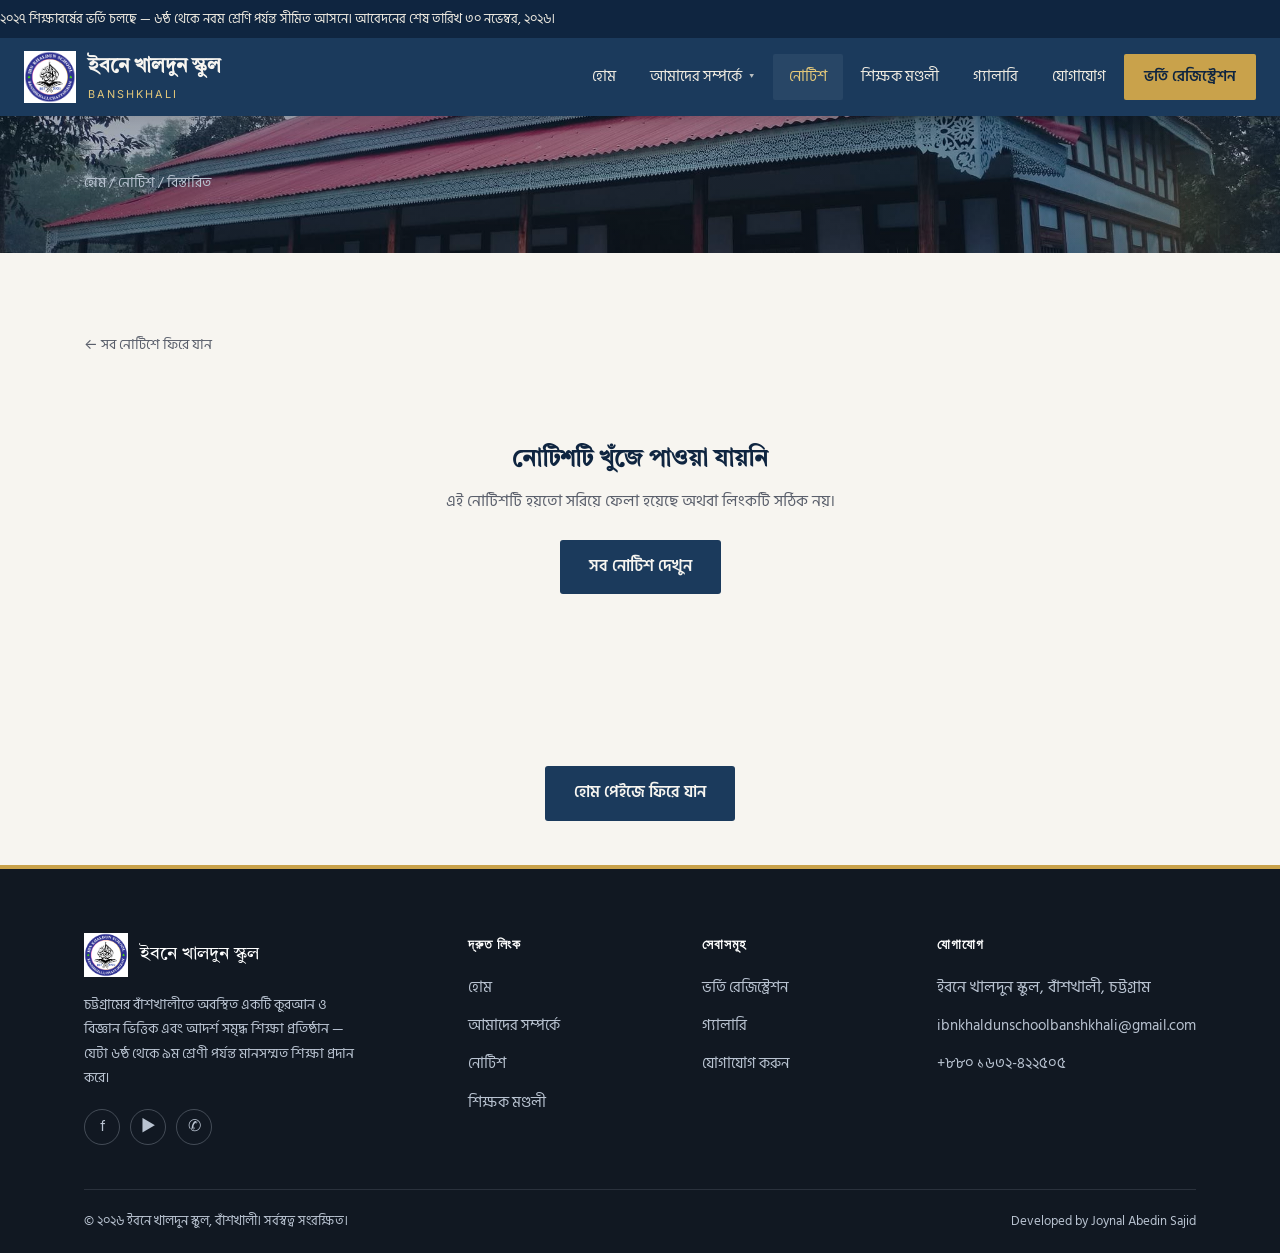
<file: notice-detail.html>
<!DOCTYPE html>
<html lang="bn">
<head>
<meta charset="UTF-8">
<meta name="viewport" content="width=device-width, initial-scale=1">
  <meta name="robots" content="noindex, nofollow">
<title>নোটিশ বিস্তারিত — Ibn Khaldun School, Banshkhali</title>
<link rel="icon" href="../assets/img/logo.png" type="image/png">
<link rel="stylesheet" href="../assets/style.css">
</head>
<body>

<div class="topbar">
  <div class="marquee">
    <div class="marquee-track">
      <span>২০২৭ শিক্ষাবর্ষের ভর্তি চলছে — ৬ষ্ঠ থেকে নবম শ্রেণি পর্যন্ত সীমিত আসনে। আবেদনের শেষ তারিখ ৩০ নভেম্বর, ২০২৬।</span>
    </div>
  </div>
</div>

<header class="site-header">
  <div class="nav-wrap">
    <a href="../index.html" class="brand">
      <img src="../assets/img/logo.png" alt="ইবনে খালদুন স্কুল লোগো">
      <div class="brand-text"><div class="bn">ইবনে খালদুন স্কুল</div><div class="en">Banshkhali</div></div>
    </a>
    <button class="hamburger" aria-label="মেনু খুলুন" aria-expanded="false"><span></span><span></span><span></span></button>
    <nav class="main-nav">
      <ul>
        <li><a href="../index.html">হোম</a></li>
        <li class="has-dropdown">
          <a href="about.html">আমাদের সম্পর্কে <span class="caret">▾</span></a>
          <button class="dd-toggle" aria-label="সাবমেনু খুলুন"><span class="caret">▾</span></button>
          <div class="dropdown-panel">
            <a href="about.html#history"><span class="dd-ic">📖</span> আমাদের পরিচিতি ও ইতিহাস</a>
            <a href="about.html#board"><span class="dd-ic">🏛️</span> স্কুল পরিচালনা পর্ষদ</a>
            <a href="about.html#shareholders"><span class="dd-ic">🤝</span> সম্মানিত বিনিয়োগকারীগণ</a>
            <a href="about.html#staff-intro"><span class="dd-ic">👩‍🏫</span> শিক্ষক ও স্টাফ পরিচিতি</a>
            <a href="about.html#facilities"><span class="dd-ic">🏫</span> সুযোগ-সুবিধা ও ক্যাম্পাস</a>
            <a href="about.html#cocurricular"><span class="dd-ic">🎭</span> কো-কারিকুলার এক্টিভিটিস</a>
          </div>
        </li>
        <li><a href="notices.html" class="active">নোটিশ</a></li>
        <li><a href="staff.html">শিক্ষক মণ্ডলী</a></li>
        <li><a href="gallery.html">গ্যালারি</a></li>
        <li><a href="contact.html">যোগাযোগ</a></li>
          <li><a href="pages/admission.html" class="nav-cta">ভর্তি রেজিস্ট্রেশন</a></li>
      </ul>
    </nav>
  </div>
</header>

<div class="page-head" style="background-image:url('../assets/img/scl.jpg');">
  <div class="container">
    <div class="breadcrumb"><a href="../index.html">হোম</a> / <a href="notices.html">নোটিশ</a> / <span id="ndBreadcrumb">বিস্তারিত</span></div>
  </div>
</div>

<section>
  <div class="container">
    <a href="notices.html" class="nd-back">← সব নোটিশে ফিরে যান</a>

    <div class="notice-detail-wrap reveal" id="noticeDetailRoot">
      <div class="nd-meta">
        <div class="nd-date-badge">
          <div class="d" id="ndDateD">--</div>
          <div class="m" id="ndDateM">----</div>
        </div>
        <span class="tag" id="ndTag">নোটিশ</span>
      </div>
      <h1 id="ndTitle">লোড হচ্ছে...</h1>
      <div class="nd-body" id="ndBody"></div>
    </div>
  </div>
</section>

<div class="page-home-cta"><a href="index.html" class="btn btn-navy">হোম পেইজে ফিরে যান</a></div>

<footer>
  <div class="container">
    <div class="footer-grid">
      <div>
        <div class="footer-brand"><img src="../assets/img/logo.png" alt="লোগো"><div class="bn">ইবনে খালদুন স্কুল</div></div>
        <p class="desc">চট্টগ্রামের বাঁশখালীতে অবস্থিত একটি কুরআন ও বিজ্ঞান ভিত্তিক এবং আদর্শ সমৃদ্ধ শিক্ষা প্রতিষ্ঠান — যেটা ৬ষ্ঠ থেকে ৯ম শ্রেণী পর্যন্ত মানসম্মত শিক্ষা প্রদান করে।</p>
        <div class="social-row"><a href="#" aria-label="Facebook">f</a><a href="#" aria-label="YouTube">▶</a><a href="#" aria-label="WhatsApp">✆</a></div>
      </div>
      <div><h5>দ্রুত লিংক</h5><ul>
        <li><a href="../index.html">হোম</a></li>
        <li><a href="about.html">আমাদের সম্পর্কে</a></li>
        <li><a href="notices.html">নোটিশ</a></li>
        <li><a href="staff.html">শিক্ষক মণ্ডলী</a></li>
      </ul></div>
      <div><h5>সেবাসমূহ</h5><ul>
        <li><a href="admission.html">ভর্তি রেজিস্ট্রেশন</a></li>
        <li><a href="gallery.html">গ্যালারি</a></li>
        <li><a href="contact.html">যোগাযোগ করুন</a></li>
      </ul></div>
      <div><h5>যোগাযোগ</h5><ul>
        <li>ইবনে খালদুন স্কুল, বাঁশখালী, চট্টগ্রাম</li>
        <li><a href="mailto:ibnkhaldunschoolbanshkhali@gmail.com">ibnkhaldunschoolbanshkhali@gmail.com</a></li>
        <li><a href="tel:+8801632422505">+৮৮০ ১৬৩২-৪২২৫০৫</a></li>
      </ul></div>
    </div>
    <div class="footer-bottom">
      <span>© ২০২৬ ইবনে খালদুন স্কুল, বাঁশখালী। সর্বস্বত্ব সংরক্ষিত।</span>
      <span><a href="https://wa.me/8801642622989" target="_blank" rel="noopener" style="color:inherit; text-decoration:none;">Developed by Joynal Abedin Sajid</a></span>
    </div>
  </div>
</footer>

<script src="../assets/notices-data.js"></script>
<script src="../assets/main.js"></script>
</body>
</html>
</file>
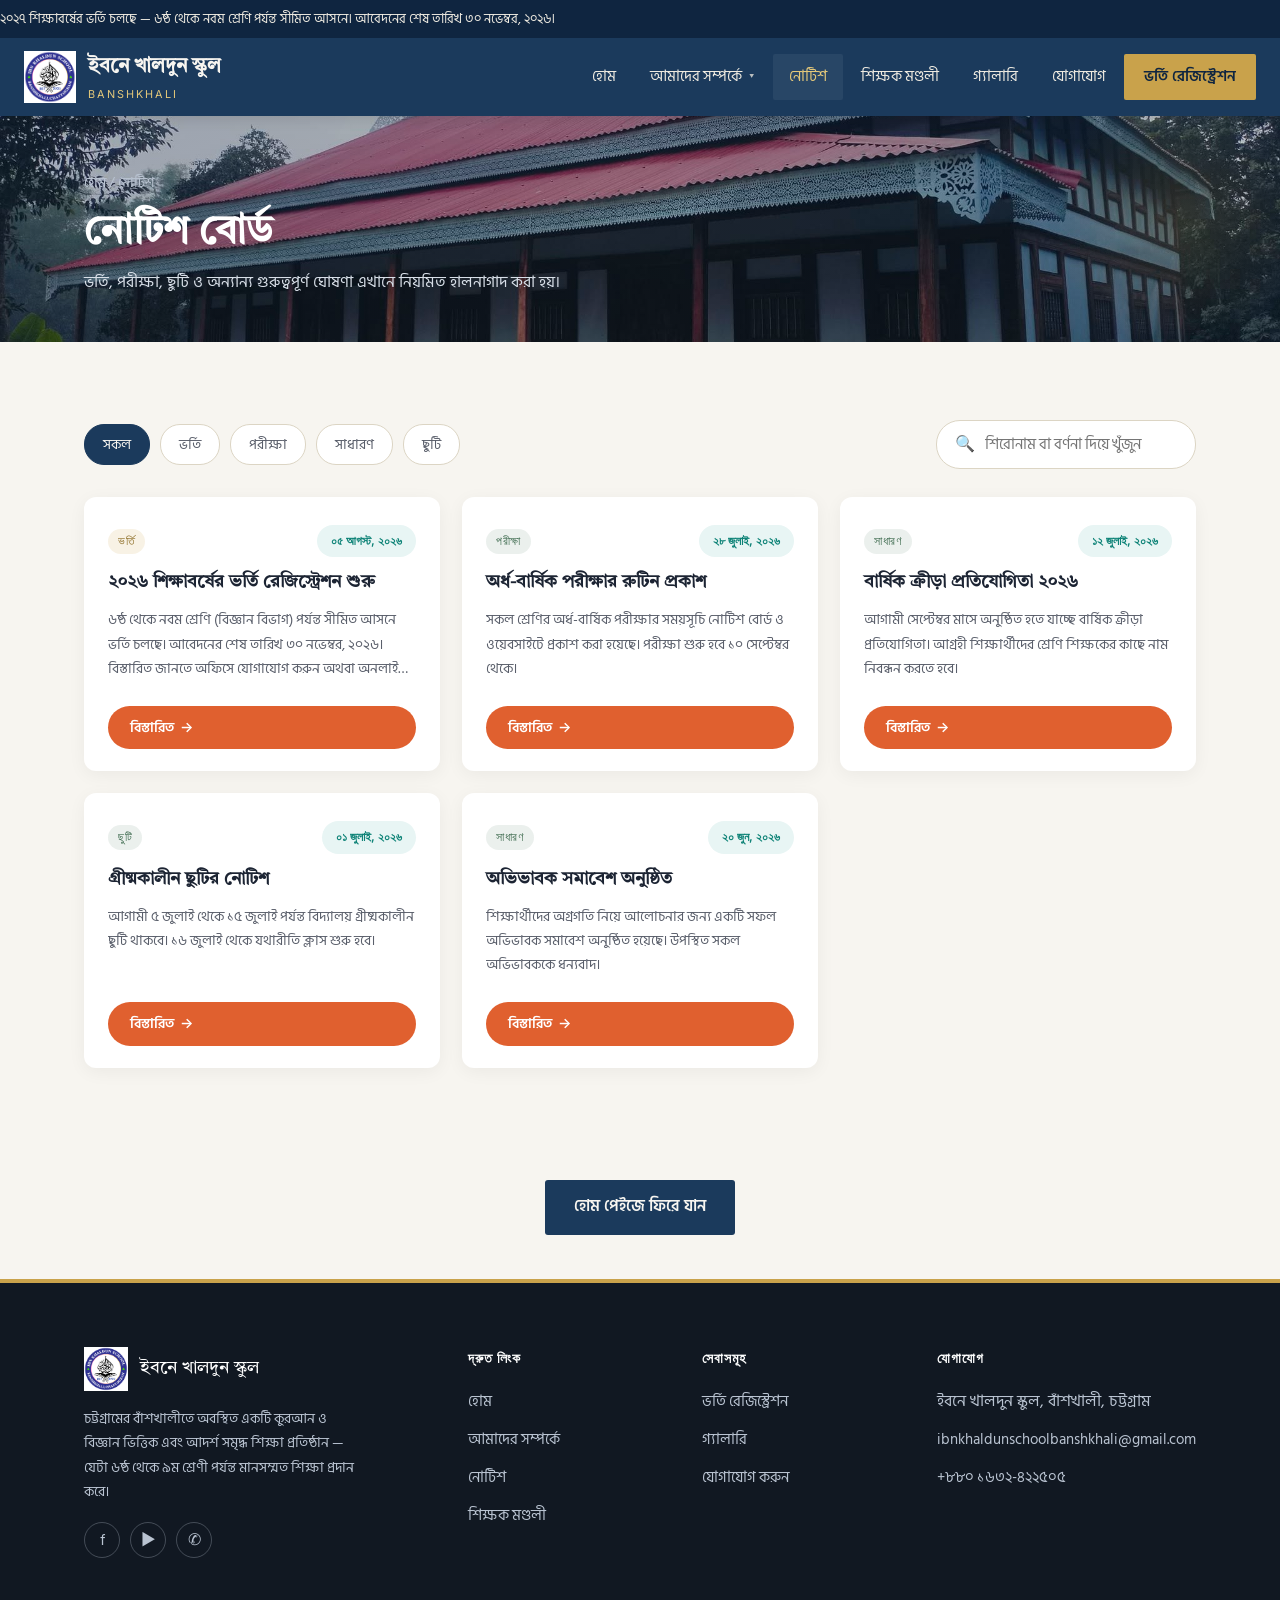
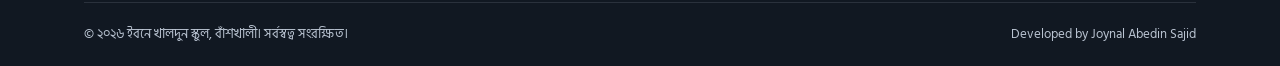
<file: notices.html>
<!DOCTYPE html>
<html lang="bn">
<head>
<meta charset="UTF-8">
<meta name="viewport" content="width=device-width, initial-scale=1">
  <meta name="robots" content="noindex, nofollow">
<title>নোটিশ — Ibn Khaldun School, Banshkhali</title>
<link rel="icon" href="../assets/img/logo.png" type="image/png">
<link rel="stylesheet" href="../assets/style.css">
</head>
<body>

<div class="topbar">
  <div class="marquee">
    <div class="marquee-track">
      <span>২০২৭ শিক্ষাবর্ষের ভর্তি চলছে — ৬ষ্ঠ থেকে নবম শ্রেণি পর্যন্ত সীমিত আসনে। আবেদনের শেষ তারিখ ৩০ নভেম্বর, ২০২৬।</span>
    </div>
  </div>
</div>

<header class="site-header">
  <div class="nav-wrap">
    <a href="../index.html" class="brand">
      <img src="../assets/img/logo.png" alt="ইবনে খালদুন স্কুল লোগো">
      <div class="brand-text"><div class="bn">ইবনে খালদুন স্কুল</div><div class="en">Banshkhali</div></div>
    </a>
    <button class="hamburger" aria-label="মেনু খুলুন" aria-expanded="false"><span></span><span></span><span></span></button>
    <nav class="main-nav">
      <ul>
        <li><a href="../index.html">হোম</a></li>
        <li class="has-dropdown">
          <a href="about.html">আমাদের সম্পর্কে <span class="caret">▾</span></a>
          <button class="dd-toggle" aria-label="সাবমেনু খুলুন"><span class="caret">▾</span></button>
          <div class="dropdown-panel">
            <a href="about.html#history"><span class="dd-ic">📖</span> আমাদের পরিচিতি ও ইতিহাস</a>
            <a href="about.html#board"><span class="dd-ic">🏛️</span> স্কুল পরিচালনা পর্ষদ</a>
            <a href="about.html#shareholders"><span class="dd-ic">🤝</span> সম্মানিত বিনিয়োগকারীগণ</a>
            <a href="about.html#staff-intro"><span class="dd-ic">👩‍🏫</span> শিক্ষক ও স্টাফ পরিচিতি</a>
            <a href="about.html#facilities"><span class="dd-ic">🏫</span> সুযোগ-সুবিধা ও ক্যাম্পাস</a>
            <a href="about.html#cocurricular"><span class="dd-ic">🎭</span> কো-কারিকুলার এক্টিভিটিস</a>
          </div>
        </li>
        <li><a href="notices.html" class="active">নোটিশ</a></li>
        <li><a href="staff.html">শিক্ষক মণ্ডলী</a></li>
        <li><a href="gallery.html">গ্যালারি</a></li>
        <li><a href="contact.html">যোগাযোগ</a></li>
        <li><a href="admission.html" class="nav-cta">ভর্তি রেজিস্ট্রেশন</a></li>
      </ul>
    </nav>
  </div>
</header>

<div class="page-head" style="background-image:url('../assets/img/scl.jpg');">
  <div class="container">
    <div class="breadcrumb"><a href="../index.html">হোম</a> / নোটিশ</div>
    <h1>নোটিশ বোর্ড</h1>
    <p>ভর্তি, পরীক্ষা, ছুটি ও অন্যান্য গুরুত্বপূর্ণ ঘোষণা এখানে নিয়মিত হালনাগাদ করা হয়।</p>
  </div>
</div>

<section>
  <div class="container">
    <div class="notice-toolbar reveal">
      <div class="gallery-filters" style="margin-bottom:0;">
        <button class="gfilter active" data-filter="all">সকল</button>
        <button class="gfilter" data-filter="admission">ভর্তি</button>
        <button class="gfilter" data-filter="exam">পরীক্ষা</button>
        <button class="gfilter" data-filter="event">সাধারণ</button>
        <button class="gfilter" data-filter="holiday">ছুটি</button>
      </div>
      <div class="notice-search">
        <span class="si">🔍</span>
        <input type="text" id="noticeSearch" placeholder="শিরোনাম বা বর্ণনা দিয়ে খুঁজুন">
      </div>
    </div>

    <div class="notice-grid reveal" id="noticeGrid">
      <!-- Notice cards are rendered here by assets/main.js from assets/notices-data.js -->
    </div>
  </div>
</section>

<div class="page-home-cta"><a href="index.html" class="btn btn-navy">হোম পেইজে ফিরে যান</a></div>

<footer>
  <div class="container">
    <div class="footer-grid">
      <div>
        <div class="footer-brand"><img src="../assets/img/logo.png" alt="লোগো"><div class="bn">ইবনে খালদুন স্কুল</div></div>
        <p class="desc">চট্টগ্রামের বাঁশখালীতে অবস্থিত একটি কুরআন ও বিজ্ঞান ভিত্তিক এবং আদর্শ সমৃদ্ধ শিক্ষা প্রতিষ্ঠান — যেটা ৬ষ্ঠ থেকে ৯ম শ্রেণী পর্যন্ত মানসম্মত শিক্ষা প্রদান করে।</p>
        <div class="social-row"><a href="#" aria-label="Facebook">f</a><a href="#" aria-label="YouTube">▶</a><a href="#" aria-label="WhatsApp">✆</a></div>
      </div>
      <div><h5>দ্রুত লিংক</h5><ul>
        <li><a href="../index.html">হোম</a></li>
        <li><a href="about.html">আমাদের সম্পর্কে</a></li>
        <li><a href="notices.html">নোটিশ</a></li>
        <li><a href="staff.html">শিক্ষক মণ্ডলী</a></li>
      </ul></div>
      <div><h5>সেবাসমূহ</h5><ul>
        <li><a href="admission.html">ভর্তি রেজিস্ট্রেশন</a></li>
        <li><a href="gallery.html">গ্যালারি</a></li>
        <li><a href="contact.html">যোগাযোগ করুন</a></li>
      </ul></div>
      <div><h5>যোগাযোগ</h5><ul>
        <li>ইবনে খালদুন স্কুল, বাঁশখালী, চট্টগ্রাম</li>
        <li><a href="mailto:ibnkhaldunschoolbanshkhali@gmail.com">ibnkhaldunschoolbanshkhali@gmail.com</a></li>
        <li><a href="tel:+8801632422505">+৮৮০ ১৬৩২-৪২২৫০৫</a></li>
      </ul></div>
    </div>
    <div class="footer-bottom">
      <span>© ২০২৬ ইবনে খালদুন স্কুল, বাঁশখালী। সর্বস্বত্ব সংরক্ষিত।</span>
      <span><a href="https://wa.me/8801642622989" target="_blank" rel="noopener" style="color:inherit; text-decoration:none;">Developed by Joynal Abedin Sajid</a></span>
    </div>
  </div>
</footer>

<script src="../assets/notices-data.js"></script>
<script src="../assets/main.js"></script>
</body>
</html>
</file>
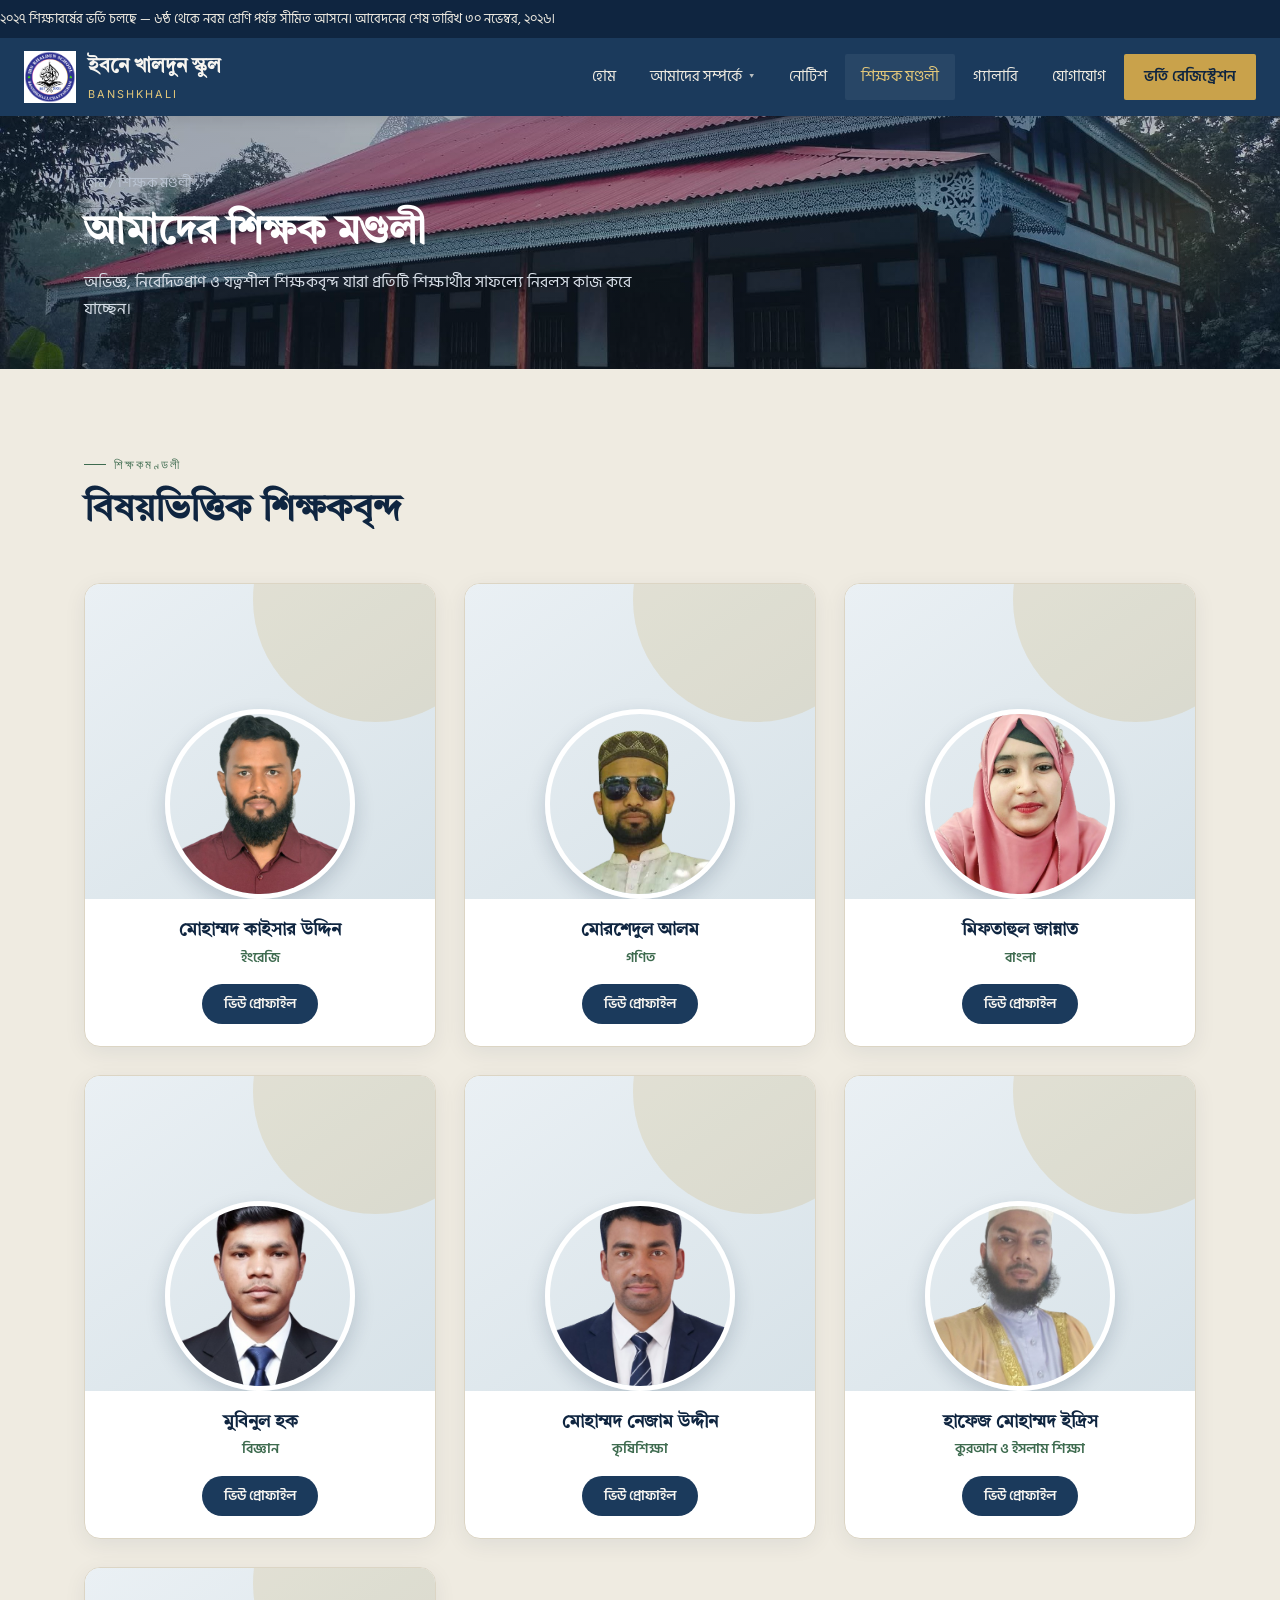
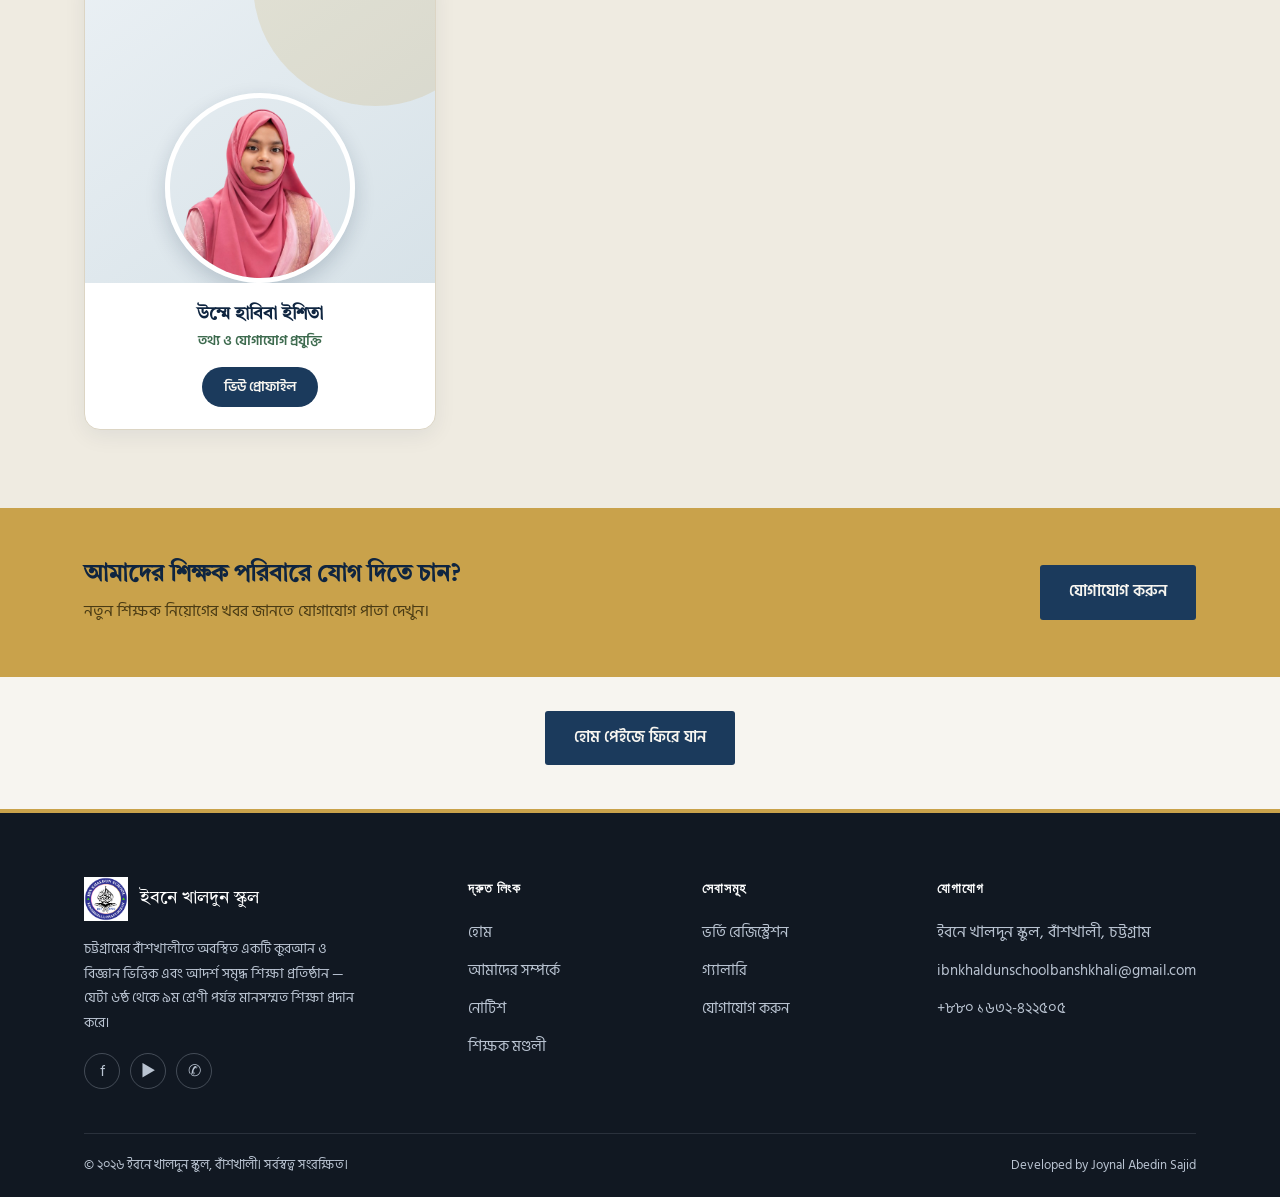
<file: staff.html>
<!DOCTYPE html>
<html lang="bn">
<head>
<meta charset="UTF-8">
<meta name="viewport" content="width=device-width, initial-scale=1">
  <meta name="robots" content="noindex, nofollow">
<title>শিক্ষক মণ্ডলী — Ibn Khaldun School, Banshkhali</title>
<link rel="icon" href="../assets/img/logo.png" type="image/png">
<link rel="stylesheet" href="../assets/style.css">
<style>
.staff-grid-new{display:grid;grid-template-columns:repeat(3,1fr);gap:28px;}
@media(max-width:940px){.staff-grid-new{grid-template-columns:repeat(2,1fr);}}
@media(max-width:640px){.staff-grid-new{grid-template-columns:1fr;}}

.teacher-card{background:var(--white);border:1px solid var(--paper-line);border-radius:16px;overflow:hidden;text-align:center;box-shadow:0 6px 22px rgba(15,37,64,0.07);transition:transform .25s ease,box-shadow .25s ease;}
.teacher-card:hover{transform:translateY(-6px);box-shadow:0 16px 34px rgba(15,37,64,0.14);}
.teacher-card .tc-photo{width:100%;aspect-ratio:1/0.9;display:flex;align-items:flex-end;justify-content:center;overflow:hidden;position:relative;padding:22px 22px 0;background:linear-gradient(145deg,#EAF0F4 0%,#D7E2E8 100%);}
.teacher-card .tc-photo::before{content:"";position:absolute;width:70%;aspect-ratio:1;border-radius:50%;top:-34%;right:-18%;background:rgba(201,162,75,0.18);}
.teacher-card .tc-photo img{position:relative;width:min(76%,190px);height:auto;aspect-ratio:1;object-fit:cover;display:block;border:5px solid var(--white);border-radius:50%;box-shadow:0 8px 20px rgba(15,37,64,0.18);transition:transform .3s ease;}
.teacher-card:hover .tc-photo img{transform:translateY(-4px) scale(1.02);}
.teacher-card .tc-photo .tc-placeholder{width:100%;height:100%;display:flex;align-items:center;justify-content:center;font-size:3.2rem;color:var(--gold-light);background:var(--navy);}
.teacher-card .tc-body{padding:20px 16px 22px;}
.teacher-card .tc-body h4{font-family:'Tiro Bangla',serif;color:var(--navy-dark);font-size:1.12rem;margin-bottom:4px;}
.teacher-card .tc-body .role{color:var(--green);font-size:0.86rem;font-weight:600;margin-bottom:14px;}
.btn-view-profile{display:inline-block;padding:9px 22px;border-radius:24px;font-size:0.86rem;font-weight:600;background:var(--navy);color:var(--paper);border:none;cursor:pointer;transition:background .2s,transform .2s,box-shadow .2s;}
.btn-view-profile:hover{background:var(--navy-mid);transform:translateY(-1px);}

.pm-overlay{position:fixed;inset:0;z-index:9999;background:rgba(10,20,35,0.88);display:none;align-items:center;justify-content:center;padding:16px;overflow-y:auto;}
.pm-overlay.open{display:flex;}
.pm-box{background:var(--white);border-radius:12px;max-width:560px;width:100%;max-height:calc(100vh - 32px);display:flex;flex-direction:column;overflow:hidden;box-shadow:0 20px 60px rgba(0,0,0,0.35);position:relative;}
.pm-close{position:absolute;top:14px;right:16px;background:none;border:none;font-size:1.8rem;cursor:pointer;color:#fff;line-height:1;z-index:2;}
.pm-close:hover{opacity:0.8;}
.pm-header{background:linear-gradient(135deg,var(--navy),var(--navy-dark));padding:40px 30px 30px;text-align:center;}
.pm-photo{width:110px;height:110px;border-radius:50%;overflow:hidden;margin:0 auto 16px;border:4px solid var(--gold);box-shadow:0 6px 20px rgba(0,0,0,0.2);}
.pm-photo img{width:100%;height:100%;object-fit:cover;}
.pm-photo .pm-placeholder{width:100%;height:100%;display:flex;align-items:center;justify-content:center;font-size:2.6rem;color:var(--gold-light);background:var(--navy-mid);}
.pm-header h3{color:var(--white);font-family:'Tiro Bangla',serif;font-size:1.3rem;margin-bottom:4px;}
.pm-header .pm-role{color:var(--gold-light);font-size:0.9rem;}
.pm-body{padding:28px 30px 32px;overflow-y:auto;}
.pm-body .pm-row{display:flex;gap:12px;padding:14px 0;border-bottom:1px solid var(--paper-line);align-items:flex-start;}
.pm-body .pm-row:last-child{border-bottom:none;}
.pm-body .pm-label{min-width:110px;color:#8A8F99;font-size:0.86rem;font-weight:600;}
.pm-body .pm-value{color:var(--ink);font-size:0.94rem;}
@media(max-width:640px){
  .pm-overlay{padding:10px;align-items:flex-start;}
  .pm-box{max-height:calc(100vh - 20px);}
  .pm-header{padding:28px 20px 22px;}
  .pm-body{padding:18px 20px 22px;}
  .pm-body .pm-row{gap:8px;padding:12px 0;}
  .pm-body .pm-label{min-width:92px;}
}
</style>
</head>
<body>

<div class="topbar">
  <div class="marquee">
    <div class="marquee-track">
      <span>২০২৭ শিক্ষাবর্ষের ভর্তি চলছে — ৬ষ্ঠ থেকে নবম শ্রেণি পর্যন্ত সীমিত আসনে। আবেদনের শেষ তারিখ ৩০ নভেম্বর, ২০২৬।</span>
    </div>
  </div>
</div>

<header class="site-header">
  <div class="nav-wrap">
    <a href="../index.html" class="brand">
      <img src="../assets/img/logo.png" alt="ইবনে খালদুন স্কুল লোগো">
      <div class="brand-text"><div class="bn">ইবনে খালদুন স্কুল</div><div class="en">Banshkhali</div></div>
    </a>
    <button class="hamburger" aria-label="মেনু খুলুন" aria-expanded="false"><span></span><span></span><span></span></button>
    <nav class="main-nav">
      <ul>
        <li><a href="../index.html">হোম</a></li>
        <li class="has-dropdown">
          <a href="about.html">আমাদের সম্পর্কে <span class="caret">▾</span></a>
          <button class="dd-toggle" aria-label="সাবমেনু খুলুন"><span class="caret">▾</span></button>
          <div class="dropdown-panel">
            <a href="about.html#history"><span class="dd-ic">📖</span> আমাদের পরিচিতি ও ইতিহাস</a>
            <a href="about.html#board"><span class="dd-ic">🏛️</span> স্কুল পরিচালনা পর্ষদ</a>
            <a href="about.html#shareholders"><span class="dd-ic">🤝</span> সম্মানিত বিনিয়োগকারীগণ</a>
            <a href="about.html#staff-intro"><span class="dd-ic">👩‍🏫</span> শিক্ষক ও স্টাফ পরিচিতি</a>
            <a href="about.html#facilities"><span class="dd-ic">🏫</span> সুযোগ-সুবিধা ও ক্যাম্পাস</a>
            <a href="about.html#cocurricular"><span class="dd-ic">🎭</span> কো-কারিকুলার এক্টিভিটিস</a>
          </div>
        </li>
        <li><a href="notices.html">নোটিশ</a></li>
        <li><a href="staff.html" class="active">শিক্ষক মণ্ডলী</a></li>
        <li><a href="gallery.html">গ্যালারি</a></li>
        <li><a href="contact.html">যোগাযোগ</a></li>
          <li><a href="pages/admission.html" class="nav-cta">ভর্তি রেজিস্ট্রেশন</a></li>
      </ul>
    </nav>
  </div>
</header>

<div class="page-head" style="background-image:url('../assets/img/scl.jpg');">
  <div class="container">
    <div class="breadcrumb"><a href="../index.html">হোম</a> / শিক্ষক মণ্ডলী</div>
    <h1>আমাদের শিক্ষক মণ্ডলী</h1>
    <p>অভিজ্ঞ, নিবেদিতপ্রাণ ও যত্নশীল শিক্ষকবৃন্দ যারা প্রতিটি শিক্ষার্থীর সাফল্যে নিরলস কাজ করে যাচ্ছেন।</p>
  </div>
</div>

<section class="section-alt">
  <div class="container">
    <div class="section-head reveal">
      <div class="kicker">শিক্ষকমণ্ডলী</div>
      <h2>বিষয়ভিত্তিক শিক্ষকবৃন্দ</h2>
    </div>
    <div class="staff-grid-new reveal" id="teacherGrid">

      <div class="teacher-card" data-name="মোহাম্মদ কাইসার উদ্দিন" data-subject="ইংরেজি" data-edu="বি.এ, এম.এ (ইংরেজি), জাতীয় বিশ্ববিদ্যালয়" data-exp="৫+ বছর" data-bio="ইংরেজি বিষয়ে দক্ষ ও অভিজ্ঞ শিক্ষক। শিক্ষার্থীদের ভাষা দক্ষতা বৃদ্ধি ও প্রতিভা বিকাশে নিরলস।">
        <div class="tc-photo"><img src="assets/img/t1.png" alt="মোহাম্মদ কাইসার উদ্দিন"></div>
        <div class="tc-body">
          <h4>মোহাম্মদ কাইসার উদ্দিন</h4>
          <div class="role">ইংরেজি</div>
          <button class="btn-view-profile" data-index="0">ভিউ প্রোফাইল</button>
        </div>
      </div>

      <div class="teacher-card" data-name="মোরশেদুল আলম" data-subject="গণিত" data-edu="বি.বি.এ (একাউন্টিং), এম.বিএ (একাউন্টিং), জাতীয় বিশ্ববিদ্যালয়" data-exp="৪+ বছর" data-bio="গণিত বিষয়ে সুন্দর ও সহজ পাঠদানের জন্য পরিচিত। শিক্ষার্থীদের যুক্তিবাদী চিন্তা গড়ে তুলতে প্রতিশ্রুতিবদ্ধ।">
        <div class="tc-photo"><img src="assets/img/Tcr/Mrsh.png" alt="মোরশেদুল আলম"></div>
        <div class="tc-body">
          <h4>মোরশেদুল আলম</h4>
          <div class="role">গণিত</div>
          <button class="btn-view-profile" data-index="1">ভিউ প্রোফাইল</button>
        </div>
      </div>

      <div class="teacher-card" data-name="মিফতাহুল জান্নাত" data-subject="বাংলা" data-edu="ফাজিল (বি.এ), কামিল (হাদিস), জাতীয় বিশ্ববিদ্যালয়" data-exp="৩+ বছর" data-bio="বাংলা সাহিত্য ও ভাষার প্রতি গভীর ভালোবাসাসম্পন্ন শিক্ষিকা। শিক্ষার্থীদের মাতৃভাষার প্রতি আকৃষ্ট করতে সর্বদা প্রচেষ্টাশীল।">
        <div class="tc-photo"><img src="assets/img/Tcr/Mif.png" alt="মিফতাহুল জান্নাত"></div>
        <div class="tc-body">
          <h4>মিফতাহুল জান্নাত</h4>
          <div class="role">বাংলা</div>
          <button class="btn-view-profile" data-index="2">ভিউ প্রোফাইল</button>
        </div>
      </div>

      <div class="teacher-card" data-name="মুবিনুল হক" data-subject="বিজ্ঞান" data-edu="বি.এসসি (গণিত), জাতীয় বিশ্ববিদ্যালয়" data-exp="৪+ বছর" data-bio="বিজ্ঞানকে সহজ ও আনন্দদায়ক করে তোলায় পারদর্শী। হাতে-কলমে পরীক্ষণের মাধ্যমে পাঠদান তাঁর বিশেষত্ব।">
        <div class="tc-photo"><img src="assets/img/Tcr/Mubin.png" alt="মুবিনুল হক"></div>
        <div class="tc-body">
          <h4>মুবিনুল হক</h4>
          <div class="role">বিজ্ঞান</div>
          <button class="btn-view-profile" data-index="3">ভিউ প্রোফাইল</button>
        </div>
      </div>

      <div class="teacher-card" data-name="মোহাম্মদ নেজাম উদ্দীন" data-subject="কৃষিশিক্ষা" data-edu="বি.বি.এস., জাতীয় বিশ্ববিদ্যালয়" data-exp="৩+ বছর" data-bio="সামাজিক বিজ্ঞান ও ইতিহাসে গভীর জ্ঞানসম্পন্ন শিক্ষক। দেশপ্রেম ও নাগরিকতার চর্চায় অনুপ্রেরণাদায়ক।">
        <div class="tc-photo"><img src="assets/img/Tcr/Nzm.png" alt="মোহাম্মদ নেজাম উদ্দীন"></div>
        <div class="tc-body">
          <h4>মোহাম্মদ নেজাম উদ্দীন</h4>
          <div class="role">কৃষিশিক্ষা</div>
          <button class="btn-view-profile" data-index="4">ভিউ প্রোফাইল</button>
        </div>
      </div>

      <div class="teacher-card" data-name="হাফেজ মোহাম্মদ ইদ্রিস" data-subject="কুরআন ও ইসলাম শিক্ষা" data-edu="বি.এ (ফাজিল), কামিল (হাদিস)" data-exp="৩+ বছর" data-bio="কুরআন, হাদিস ও ইসলাম শিক্ষায় পারদর্শী শিক্ষক। নৈতিক মূল্যবোধ ও চরিত্র গঠনে সক্রিয় ভূমিকা পালন করেন।">
        <div class="tc-photo"><img src="assets/img/Tcr/Idrish.png" alt="হাফেজ মোহাম্মদ ইদ্রিস"></div>
        <div class="tc-body">
          <h4>হাফেজ মোহাম্মদ ইদ্রিস</h4>
          <div class="role">কুরআন ও ইসলাম শিক্ষা</div>
          <button class="btn-view-profile" data-index="5">ভিউ প্রোফাইল</button>
        </div>
      </div>

      <div class="teacher-card" data-name="উম্মে হাবিবা ইশিতা" data-subject="তথ্য ও যোগাযোগ প্রযুক্তি (ICT)" data-edu="বি.বি.এস., জাতীয় বিশ্ববিদ্যালয়" data-exp="২+ বছর" data-bio="কম্পিউটার ও তথ্যপ্রযুক্তি বিষয়ে আধুনিক পাঠদানের মাধ্যমে শিক্ষার্থীদের ডিজিটাল দক্ষতা গড়ে তুলছেন।">
        <div class="tc-photo"><img src="assets/img/Tcr/Ishita.png" alt="উম্মে হাবিবা ইশিতা"></div>
        <div class="tc-body">
          <h4>উম্মে হাবিবা ইশিতা</h4>
          <div class="role">তথ্য ও যোগাযোগ প্রযুক্তি</div>
          <button class="btn-view-profile" data-index="6">ভিউ প্রোফাইল</button>
        </div>
      </div>

    </div>
  </div>
</section>

<div class="pm-overlay" id="pmOverlay">
  <div class="pm-box" id="pmBox">
    <button class="pm-close" id="pmClose">&times;</button>
    <div class="pm-header">
      <div class="pm-photo" id="pmPhoto"></div>
      <h3 id="pmName"></h3>
      <div class="pm-role" id="pmSubject"></div>
    </div>
    <div class="pm-body">
      <div class="pm-row"><div class="pm-label">পদবি</div><div class="pm-value" id="pmRole"></div></div>
      <div class="pm-row"><div class="pm-label">বিষয়</div><div class="pm-value" id="pmSubj"></div></div>
      <div class="pm-row"><div class="pm-label">শিক্ষাগত যোগ্যতা</div><div class="pm-value" id="pmEdu"></div></div>
      <div class="pm-row"><div class="pm-label">অভিজ্ঞতা</div><div class="pm-value" id="pmExp"></div></div>
      <div class="pm-row"><div class="pm-label">পরিচিতি</div><div class="pm-value" id="pmBio"></div></div>
    </div>
  </div>
</div>

<div class="cta-strip">
  <div class="container">
    <div><h3>আমাদের শিক্ষক পরিবারে যোগ দিতে চান?</h3><p>নতুন শিক্ষক নিয়োগের খবর জানতে যোগাযোগ পাতা দেখুন।</p></div>
    <a href="contact.html" class="btn btn-navy">যোগাযোগ করুন</a>
  </div>
</div>

<div class="page-home-cta"><a href="index.html" class="btn btn-navy">হোম পেইজে ফিরে যান</a></div>

<footer>
  <div class="container">
    <div class="footer-grid">
      <div>
        <div class="footer-brand"><img src="../assets/img/logo.png" alt="লোগো"><div class="bn">ইবনে খালদুন স্কুল</div></div>
        <p class="desc">চট্টগ্রামের বাঁশখালীতে অবস্থিত একটি কুরআন ও বিজ্ঞান ভিত্তিক এবং আদর্শ সমৃদ্ধ শিক্ষা প্রতিষ্ঠান — যেটা ৬ষ্ঠ থেকে ৯ম শ্রেণী পর্যন্ত মানসম্মত শিক্ষা প্রদান করে।</p>
        <div class="social-row"><a href="#" aria-label="Facebook">f</a><a href="#" aria-label="YouTube">▶</a><a href="#" aria-label="WhatsApp">✆</a></div>
      </div>
      <div><h5>দ্রুত লিংক</h5><ul>
        <li><a href="../index.html">হোম</a></li>
        <li><a href="about.html">আমাদের সম্পর্কে</a></li>
        <li><a href="notices.html">নোটিশ</a></li>
        <li><a href="staff.html">শিক্ষক মণ্ডলী</a></li>
      </ul></div>
      <div><h5>সেবাসমূহ</h5><ul>
        <li><a href="admission.html">ভর্তি রেজিস্ট্রেশন</a></li>
        <li><a href="gallery.html">গ্যালারি</a></li>
        <li><a href="contact.html">যোগাযোগ করুন</a></li>
      </ul></div>
      <div><h5>যোগাযোগ</h5><ul>
        <li>ইবনে খালদুন স্কুল, বাঁশখালী, চট্টগ্রাম</li>
        <li><a href="mailto:ibnkhaldunschoolbanshkhali@gmail.com">ibnkhaldunschoolbanshkhali@gmail.com</a></li>
        <li><a href="tel:+8801632422505">+৮৮০ ১৬৩২-৪২২৫০৫</a></li>
      </ul></div>
    </div>
    <div class="footer-bottom">
      <span>© ২০২৬ ইবনে খালদুন স্কুল, বাঁশখালী। সর্বস্বত্ব সংরক্ষিত।</span>
      <span><a href="https://wa.me/8801642622989" target="_blank" rel="noopener" style="color:inherit; text-decoration:none;">Developed by Joynal Abedin Sajid</a></span>
    </div>
  </div>
</footer>

<script src="../assets/main.js"></script>
<script>
(function(){
  var cards = document.querySelectorAll('.teacher-card');
  var overlay = document.getElementById('pmOverlay');
  var pmBox = document.getElementById('pmBox');
  var closeBtn = document.getElementById('pmClose');

  cards.forEach(function(card){
    card.querySelector('.btn-view-profile').addEventListener('click', function(e){
      e.stopPropagation();
      var photo = card.querySelector('.tc-photo img');
      var pmPhoto = document.getElementById('pmPhoto');
      if(photo){
        pmPhoto.innerHTML = '<img src="'+photo.src+'" alt="'+photo.alt+'">';
      } else {
        pmPhoto.innerHTML = '<div class="pm-placeholder">👨‍🏫</div>';
      }
      document.getElementById('pmName').textContent = card.dataset.name || '';
      document.getElementById('pmSubject').textContent = card.dataset.subject || '';
      document.getElementById('pmRole').textContent = card.querySelector('.role').textContent || '';
      document.getElementById('pmSubj').textContent = card.dataset.subject || '';
      document.getElementById('pmEdu').textContent = card.dataset.edu || '';
      document.getElementById('pmExp').textContent = card.dataset.exp || '';
      document.getElementById('pmBio').textContent = card.dataset.bio || '';
      overlay.classList.add('open');
      document.body.style.overflow = 'hidden';
    });
  });

  function closeModal(){
    overlay.classList.remove('open');
    document.body.style.overflow = '';
  }

  closeBtn.addEventListener('click', closeModal);
  overlay.addEventListener('click', function(e){
    if(e.target === overlay) closeModal();
  });
  document.addEventListener('keydown', function(e){
    if(e.key === 'Escape') closeModal();
  });
}());
</script>
</body>
</html>
</file>
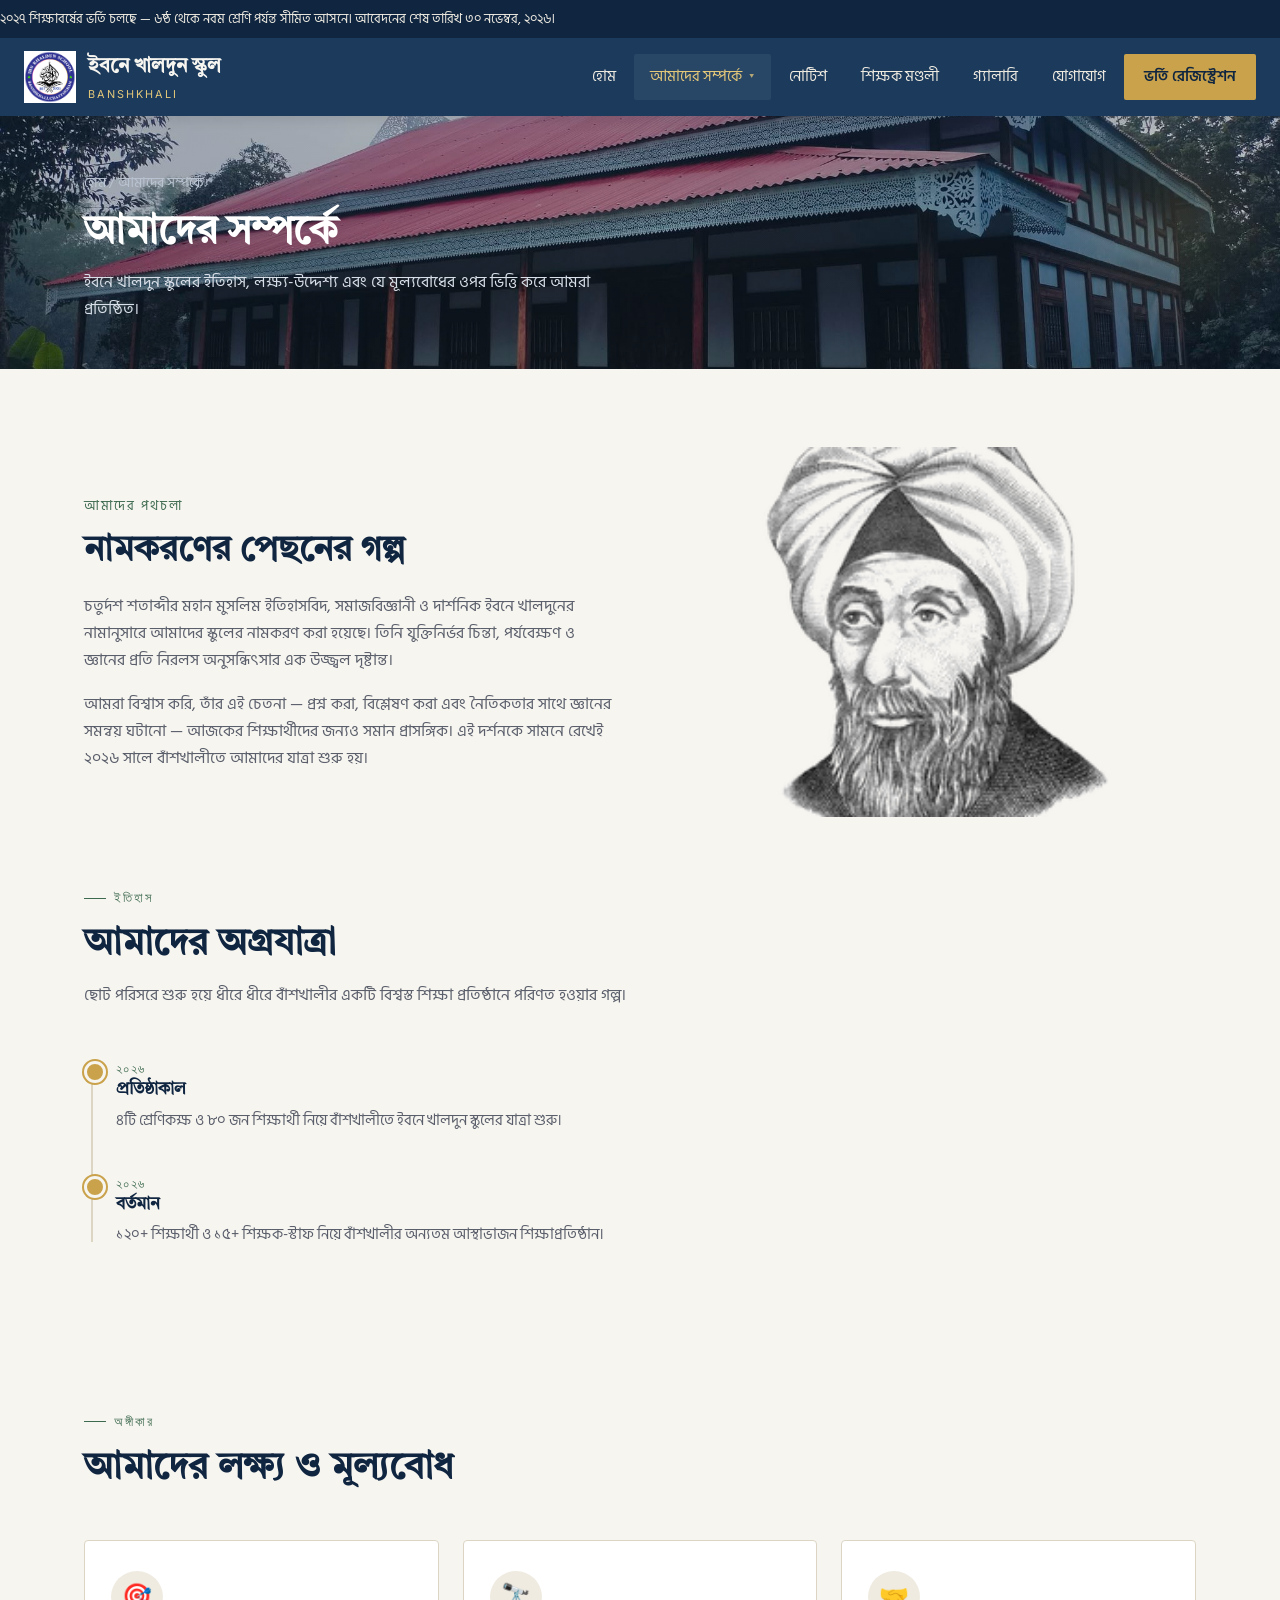
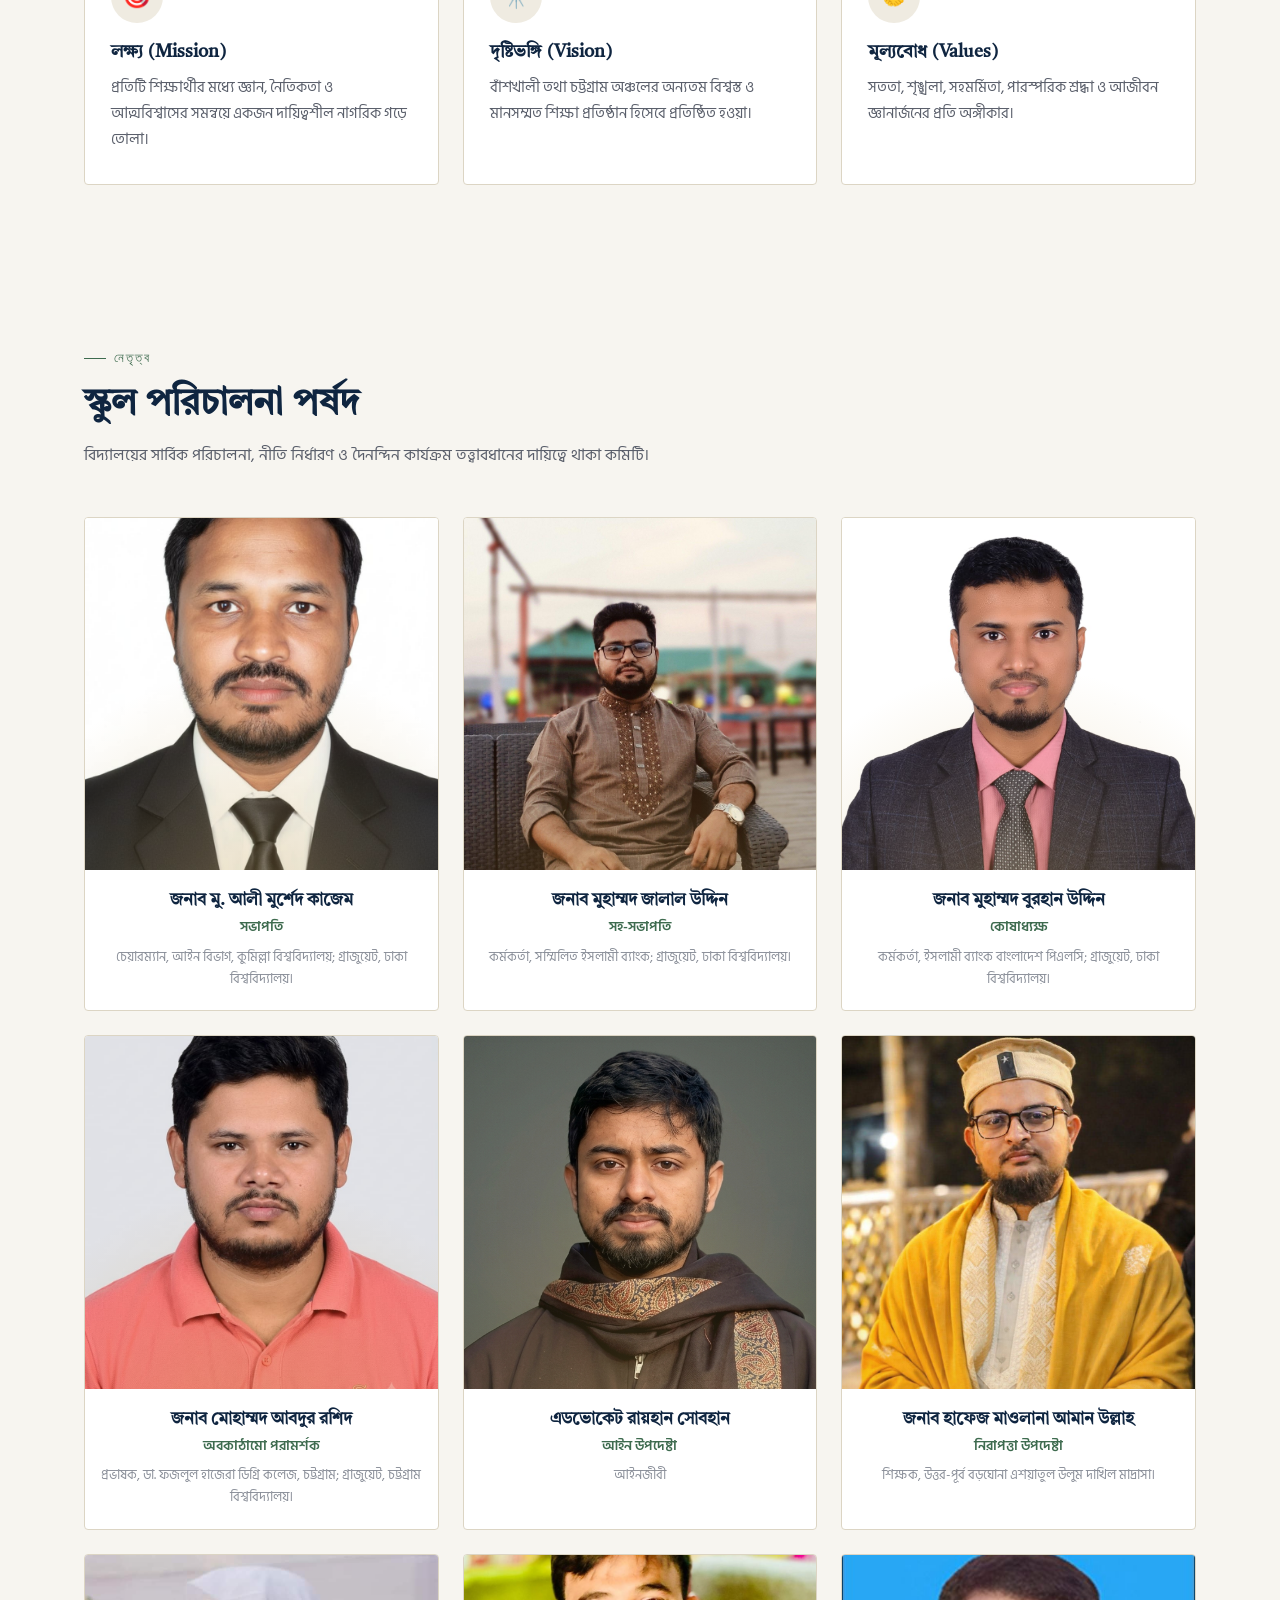
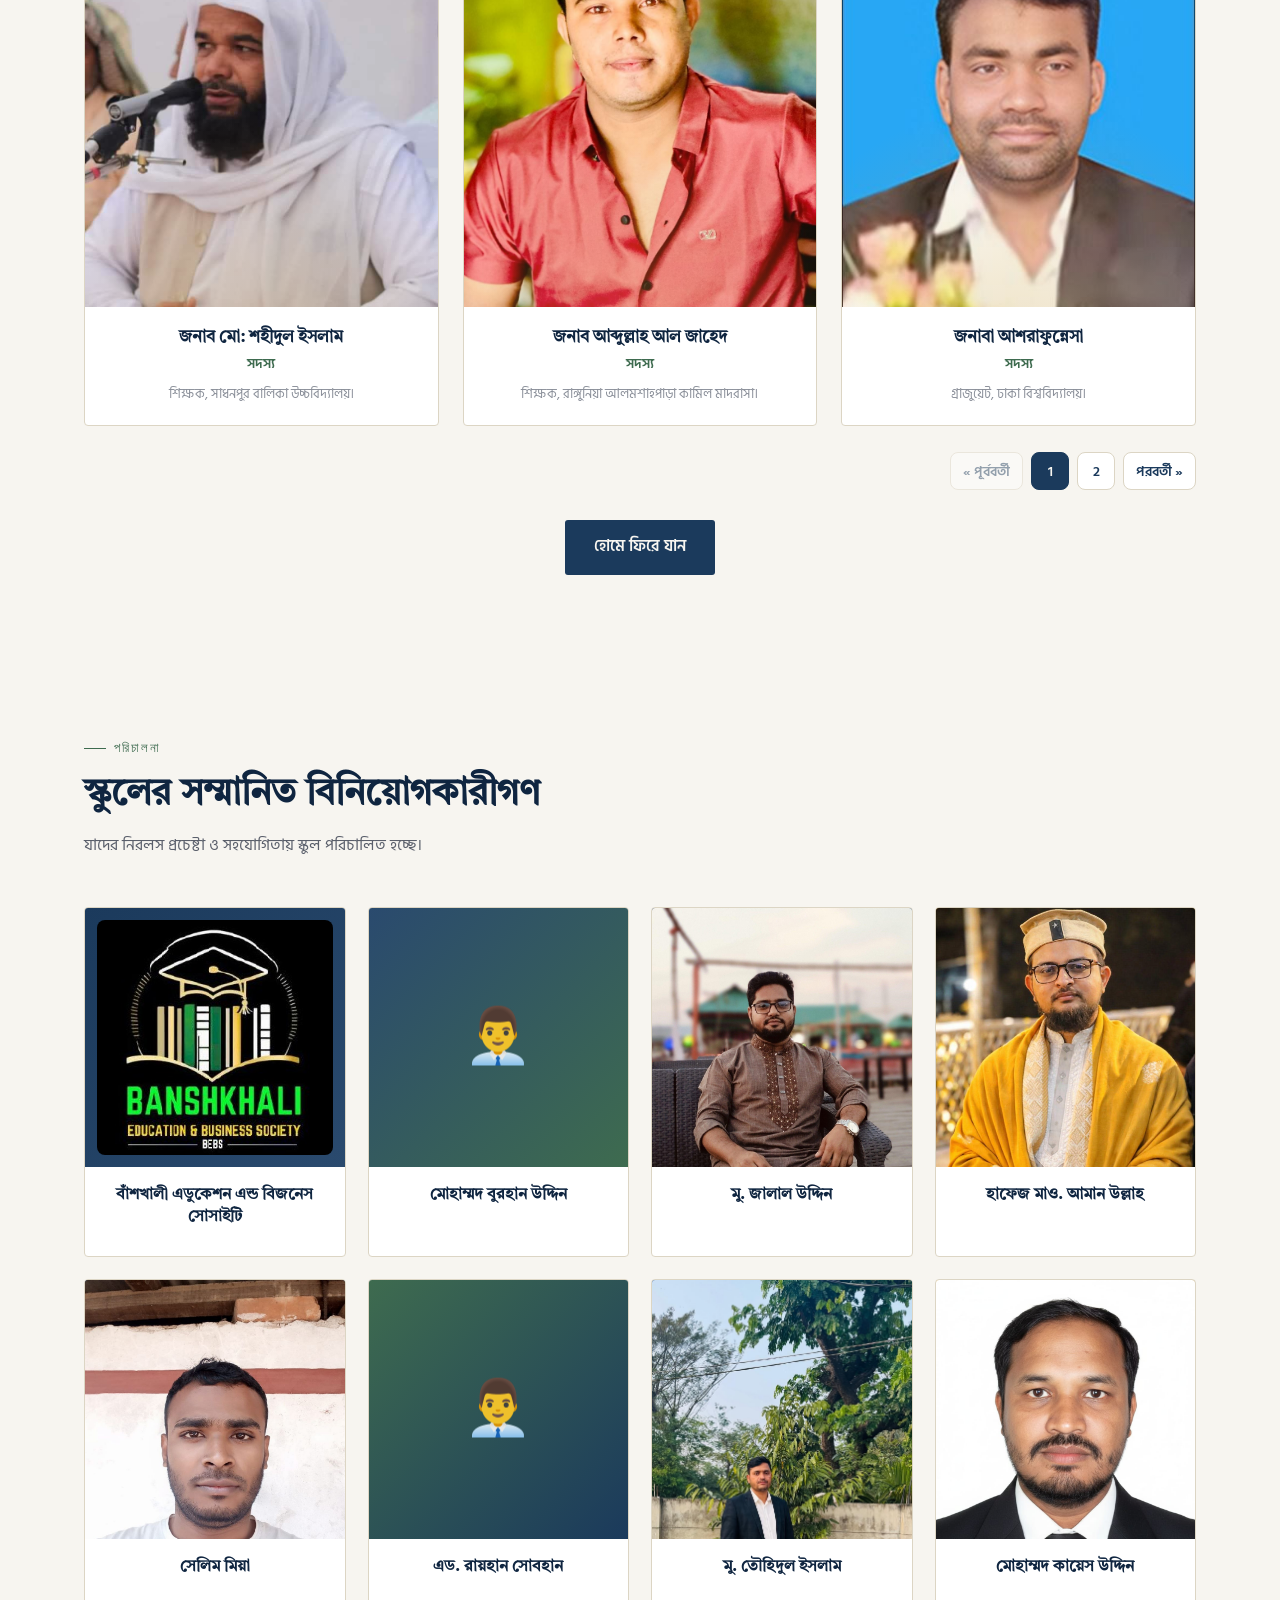
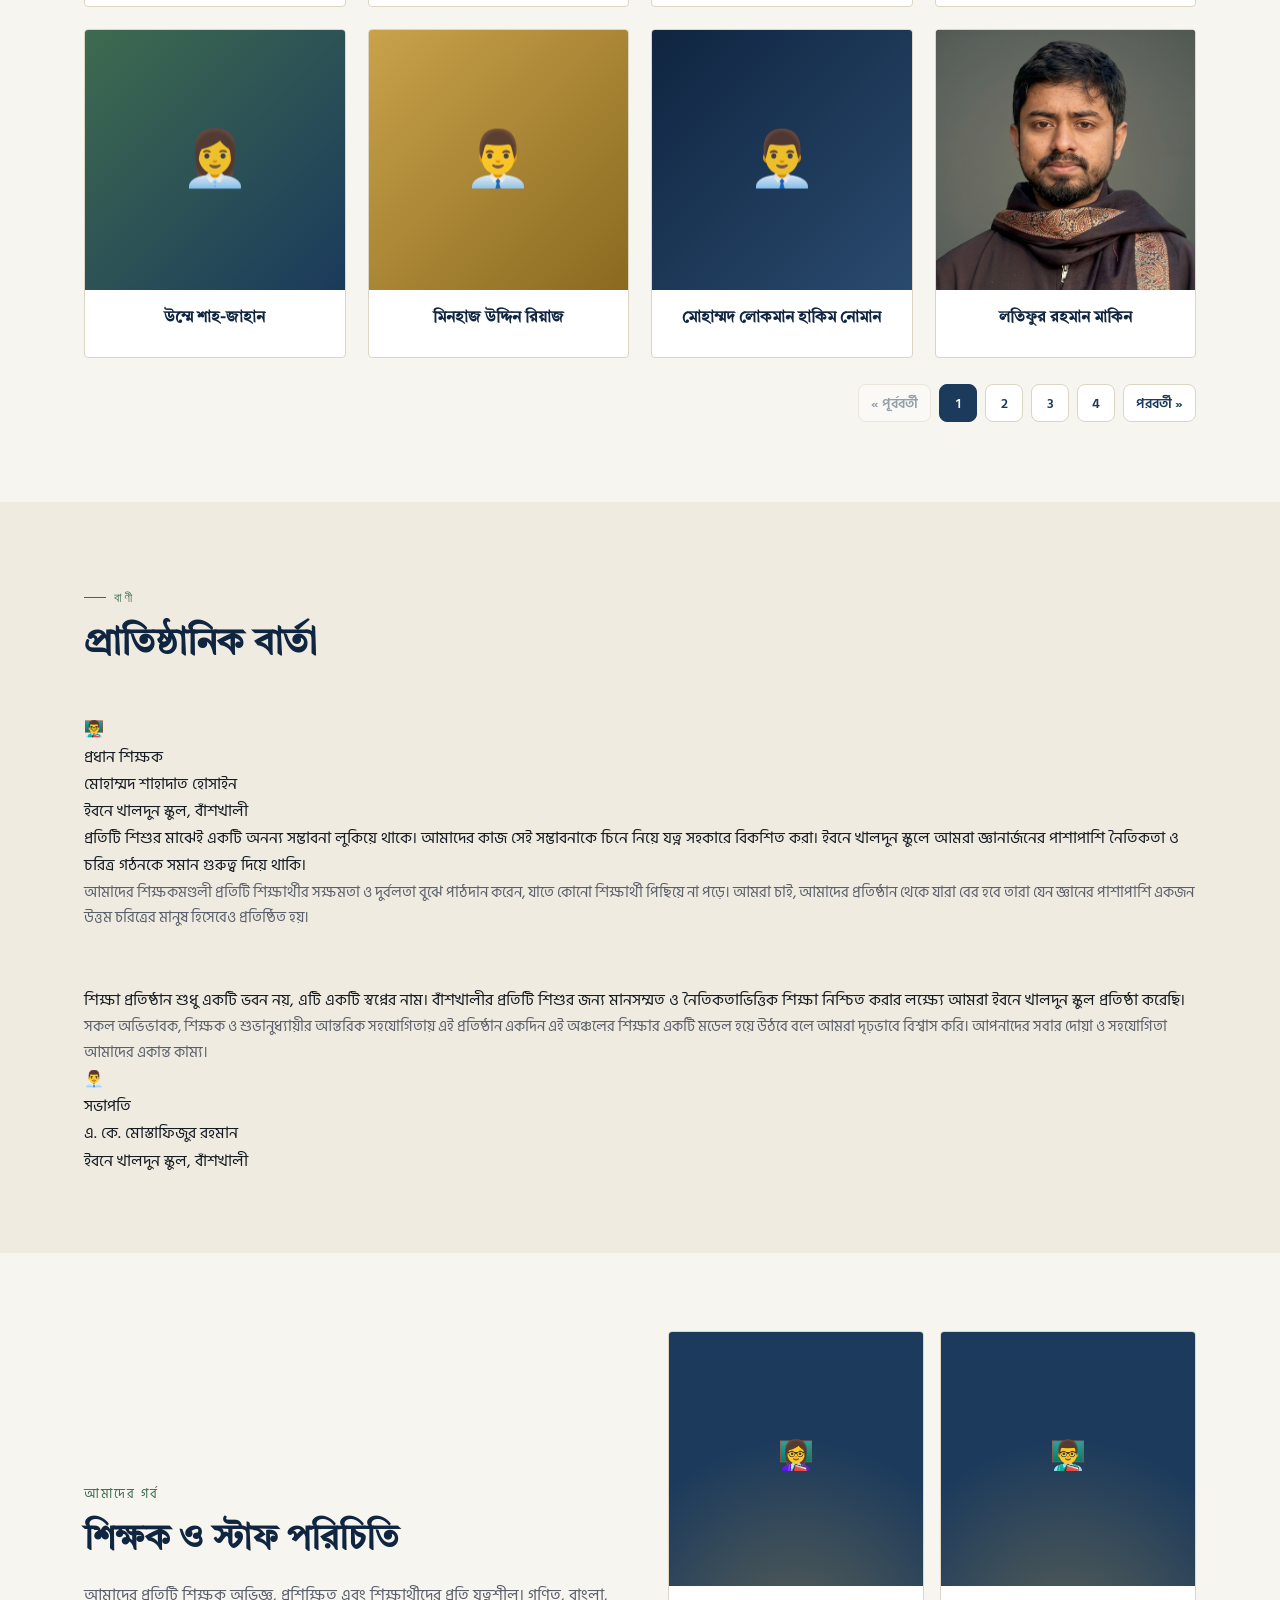
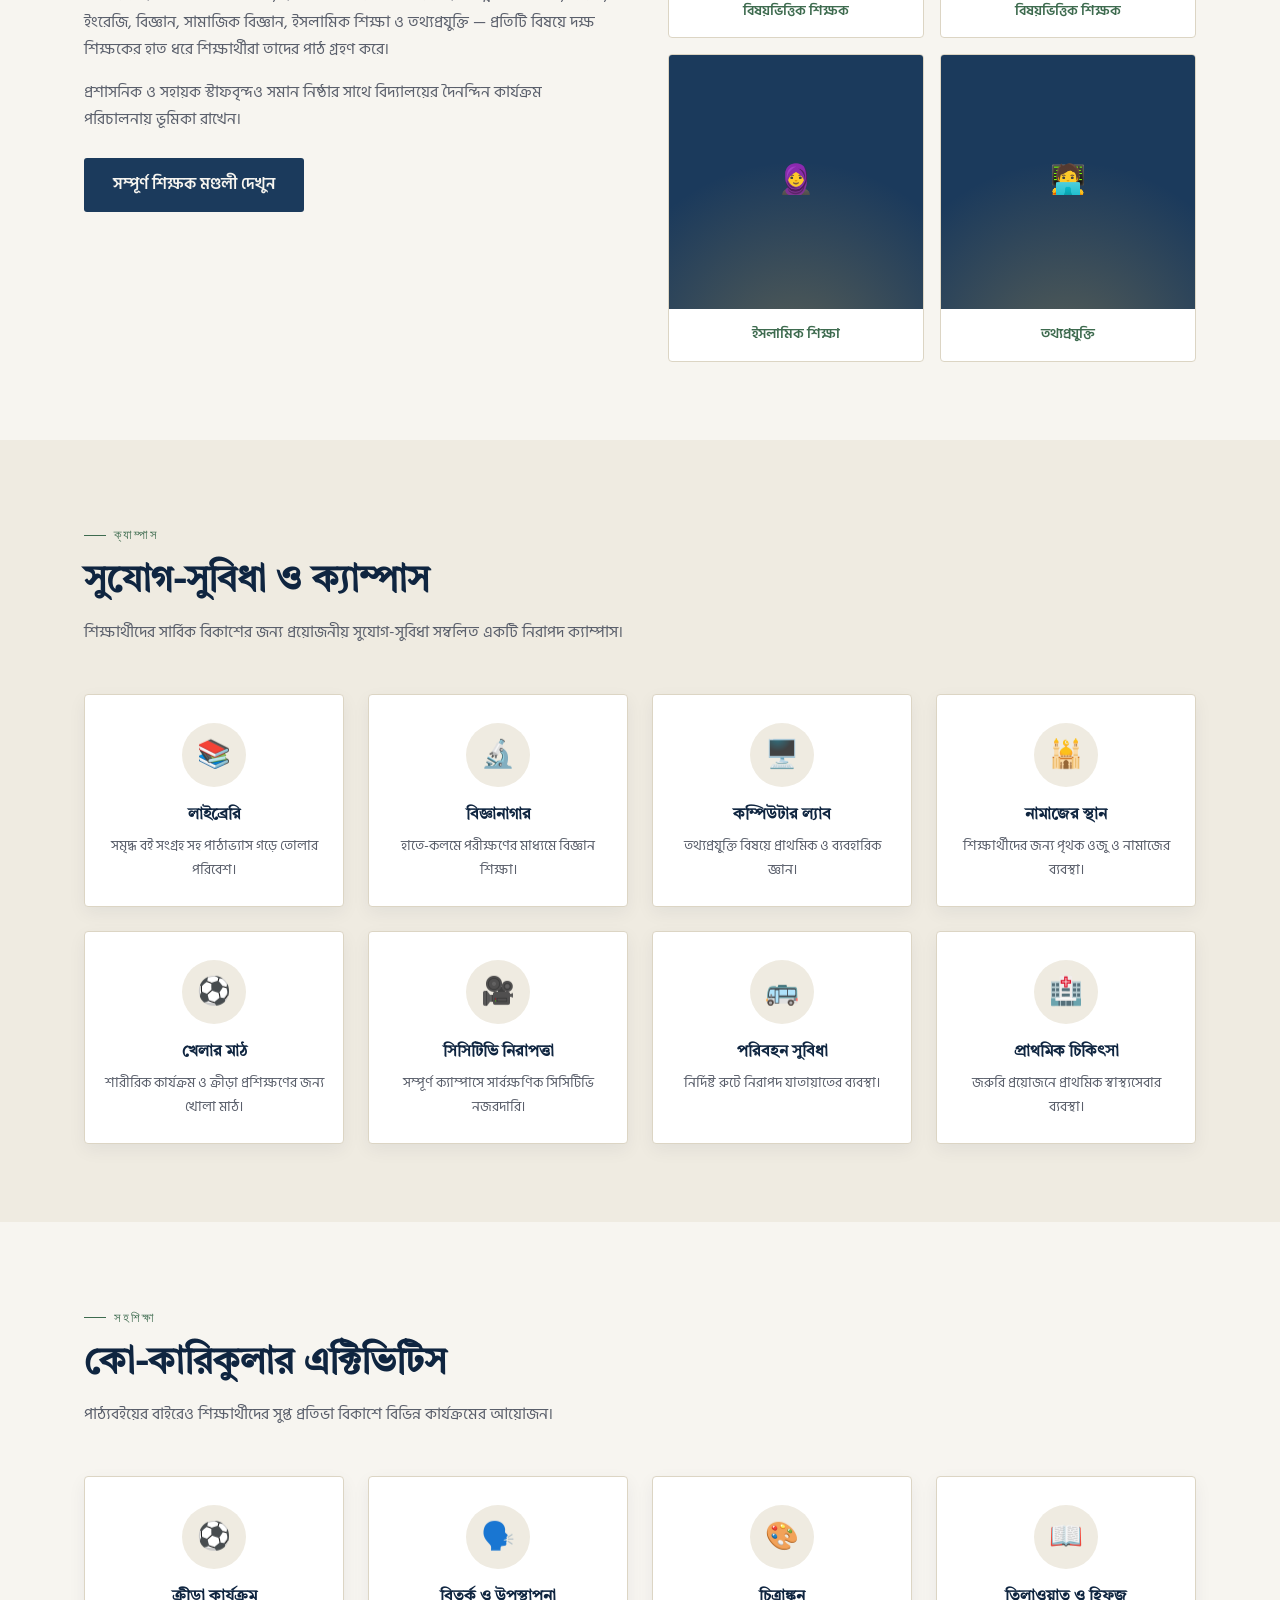
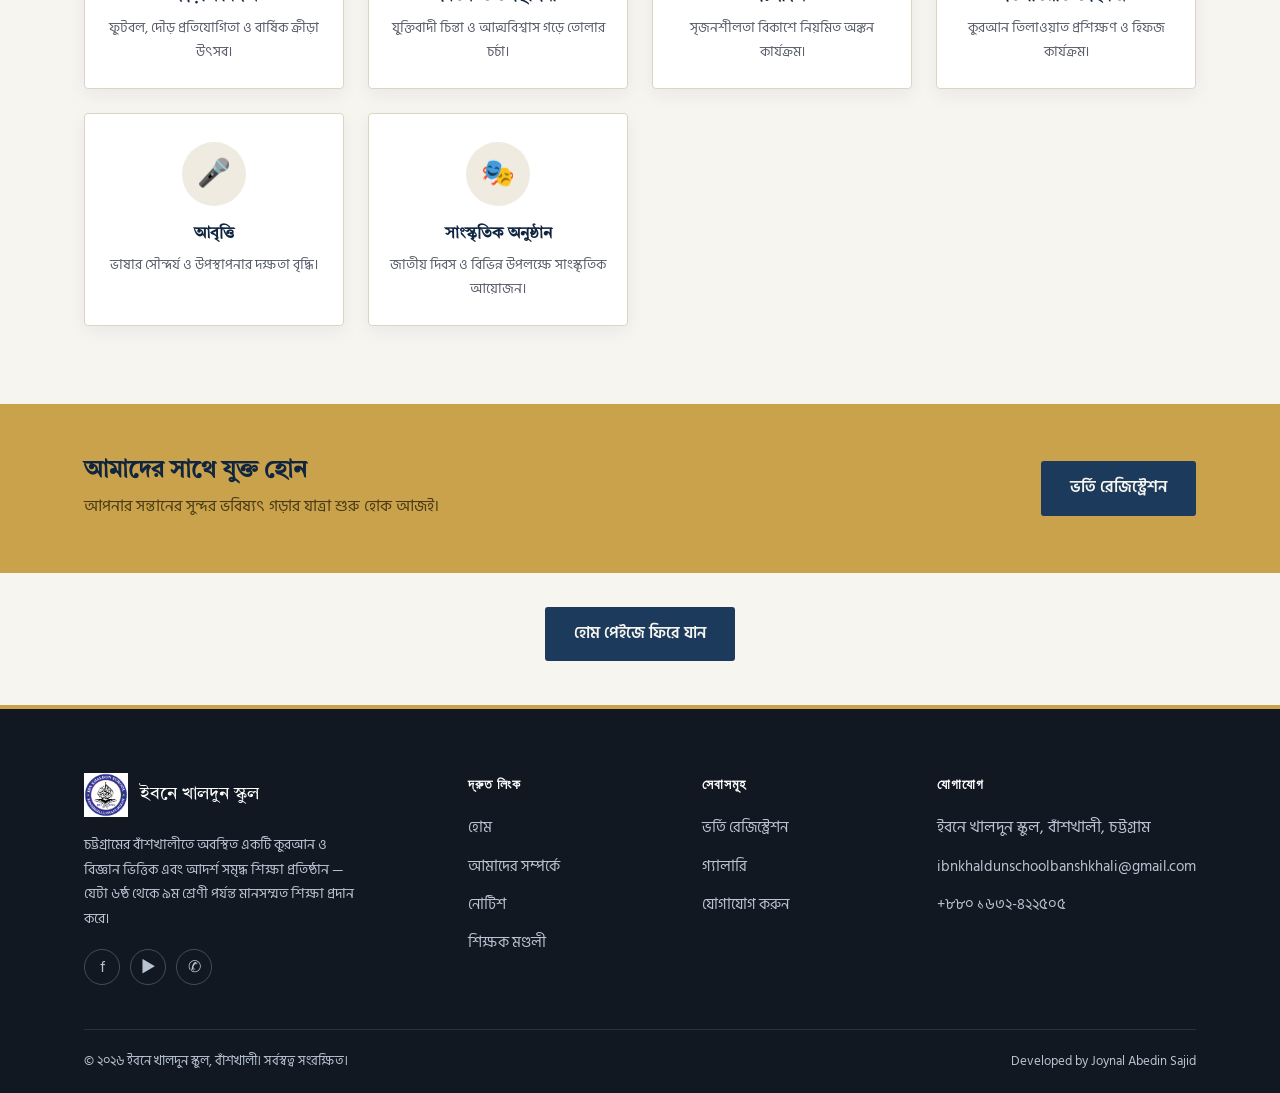
<file: pages/about.html>
<!DOCTYPE html>
<html lang="bn">

<head>
  <meta charset="UTF-8">
  <meta name="viewport" content="width=device-width, initial-scale=1">
  <meta name="robots" content="noindex, nofollow">
  <title>আমাদের সম্পর্কে — Ibn Khaldun School, Banshkhali</title>
  <link rel="icon" href="../assets/img/logo.png" type="image/png">
  <link rel="stylesheet" href="../assets/style.css">
</head>

<body>

  <div class="topbar">
    <div class="marquee">
      <div class="marquee-track">
        <span>২০২৭ শিক্ষাবর্ষের ভর্তি চলছে — ৬ষ্ঠ থেকে নবম শ্রেণি পর্যন্ত সীমিত আসনে। আবেদনের শেষ তারিখ ৩০ নভেম্বর,
          ২০২৬।</span>
      </div>
    </div>
  </div>

  <header class="site-header">
    <div class="nav-wrap">
      <a href="../index.html" class="brand">
        <img src="../assets/img/logo.png" alt="ইবনে খালদুন স্কুল লোগো">
        <div class="brand-text">
          <div class="bn">ইবনে খালদুন স্কুল</div>
          <div class="en">Banshkhali</div>
        </div>
      </a>
      <button class="hamburger" aria-label="মেনু খুলুন"
        aria-expanded="false"><span></span><span></span><span></span></button>
      <nav class="main-nav">
        <ul>
          <li><a href="../index.html">হোম</a></li>
          <li class="has-dropdown open-page">
            <a href="about.html" class="active">আমাদের সম্পর্কে <span class="caret">▾</span></a>
            <button class="dd-toggle" aria-label="সাবমেনু খুলুন"><span class="caret">▾</span></button>
            <div class="dropdown-panel">
              <a href="about.html#history"><span class="dd-ic">📖</span> আমাদের পরিচিতি ও ইতিহাস</a>
              <a href="about.html#board"><span class="dd-ic">🏛️</span> স্কুল পরিচালনা পর্ষদ</a>
              <a href="about.html#shareholders"><span class="dd-ic">🤝</span> সম্মানিত বিনিয়োগকারীগণ</a>
              <a href="about.html#staff-intro"><span class="dd-ic">👩‍🏫</span> শিক্ষক ও স্টাফ পরিচিতি</a>
              <a href="about.html#facilities"><span class="dd-ic">🏫</span> সুযোগ-সুবিধা ও ক্যাম্পাস</a>
              <a href="about.html#cocurricular"><span class="dd-ic">🎭</span> কো-কারিকুলার এক্টিভিটিস</a>
            </div>
          </li>
          <li><a href="notices.html">নোটিশ</a></li>
          <li><a href="staff.html">শিক্ষক মণ্ডলী</a></li>
          <li><a href="gallery.html">গ্যালারি</a></li>
          <li><a href="contact.html">যোগাযোগ</a></li>
          <li><a href="admission.html" class="nav-cta">ভর্তি রেজিস্ট্রেশন</a></li>
        </ul>
      </nav>
    </div>
  </header>

  <div class="page-head" style="background-image:url('../assets/img/scl.jpg');">
    <div class="container">
      <div class="breadcrumb"><a href="../index.html">হোম</a> / আমাদের সম্পর্কে</div>
      <h1>আমাদের সম্পর্কে</h1>
      <p>ইবনে খালদুন স্কুলের ইতিহাস, লক্ষ্য-উদ্দেশ্য এবং যে মূল্যবোধের ওপর ভিত্তি করে আমরা প্রতিষ্ঠিত।</p>
    </div>
  </div>

  <!-- 1. স্কুলের পরিচিতি ও ইতিহাস -->
  <section id="history">
    <div class="container">
      <div class="grid-2" style="align-items:center; gap:56px;">
        <div class="reveal">
          <div class="kicker"
            style="display:inline-flex; align-items:center; gap:8px; color:var(--green); font-size:0.8rem; letter-spacing:2px; text-transform:uppercase; margin-bottom:12px;">
            আমাদের পথচলা</div>
          <h2 style="font-size:clamp(1.6rem,3vw,2.2rem); margin-bottom:18px;">নামকরণের পেছনের গল্প</h2>
          <p style="color:#5A5F6B; margin-bottom:16px;">চতুর্দশ শতাব্দীর মহান মুসলিম ইতিহাসবিদ, সমাজবিজ্ঞানী ও দার্শনিক
            ইবনে খালদুনের নামানুসারে আমাদের স্কুলের নামকরণ করা হয়েছে। তিনি যুক্তিনির্ভর চিন্তা, পর্যবেক্ষণ ও জ্ঞানের
            প্রতি নিরলস অনুসন্ধিৎসার এক উজ্জ্বল দৃষ্টান্ত।</p>
          <p style="color:#5A5F6B;">আমরা বিশ্বাস করি, তাঁর এই চেতনা — প্রশ্ন করা, বিশ্লেষণ করা এবং নৈতিকতার সাথে জ্ঞানের
            সমন্বয় ঘটানো — আজকের শিক্ষার্থীদের জন্যও সমান প্রাসঙ্গিক। এই দর্শনকে সামনে রেখেই ২০২৬ সালে বাঁশখালীতে
            আমাদের যাত্রা শুরু হয়।</p>
        </div>
        <div class="reveal">
          <img src="../assets/img/Ibn-Khaldun.webp" alt="ইবনে খালদুন"
            style="width:70%; margin:0 auto; border-radius:8px; display:block;">
        </div>
      </div>

      <div class="section-head reveal mt-40" style="margin-top:64px;">
        <div class="kicker">ইতিহাস</div>
        <h2>আমাদের অগ্রযাত্রা</h2>
        <p>ছোট পরিসরে শুরু হয়ে ধীরে ধীরে বাঁশখালীর একটি বিশ্বস্ত শিক্ষা প্রতিষ্ঠানে পরিণত হওয়ার গল্প।</p>
      </div>
      <div class="timeline reveal">
        <div class="timeline-item">
          <div class="year">২০২৬</div>
          <h4>প্রতিষ্ঠাকাল</h4>
          <p>৪টি শ্রেণিকক্ষ ও ৮০ জন শিক্ষার্থী নিয়ে বাঁশখালীতে ইবনে খালদুন স্কুলের যাত্রা শুরু।</p>
        </div>
        <div class="timeline-item">
          <div class="year">২০২৬</div>
          <h4>বর্তমান</h4>
          <p>১২০+ শিক্ষার্থী ও ১৫+ শিক্ষক-স্টাফ নিয়ে বাঁশখালীর অন্যতম আস্থাভাজন শিক্ষাপ্রতিষ্ঠান।</p>
        </div>
      </div>
    </div>
  </section>

  <!-- 2. লক্ষ্য ও উদ্দেশ্য -->
  <section>
    <div class="container">
      <div class="section-head reveal">
        <div class="kicker">অঙ্গীকার</div>
        <h2>আমাদের লক্ষ্য ও মূল্যবোধ</h2>
      </div>
      <div class="grid-3">
        <div class="card reveal"><div class="icon">🎯</div><h3>লক্ষ্য (Mission)</h3><p>প্রতিটি শিক্ষার্থীর মধ্যে জ্ঞান, নৈতিকতা ও আত্মবিশ্বাসের সমন্বয়ে একজন দায়িত্বশীল নাগরিক গড়ে তোলা।</p></div>
        <div class="card reveal"><div class="icon">🔭</div><h3>দৃষ্টিভঙ্গি (Vision)</h3><p>বাঁশখালী তথা চট্টগ্রাম অঞ্চলের অন্যতম বিশ্বস্ত ও মানসম্মত শিক্ষা প্রতিষ্ঠান হিসেবে প্রতিষ্ঠিত হওয়া।</p></div>
        <div class="card reveal"><div class="icon">🤝</div><h3>মূল্যবোধ (Values)</h3><p>সততা, শৃঙ্খলা, সহমর্মিতা, পারস্পরিক শ্রদ্ধা ও আজীবন জ্ঞানার্জনের প্রতি অঙ্গীকার।</p></div>
      </div>
    </div>
  </section>

  <!-- 3. স্কুল ব্যবস্থাপনা পর্ষদ -->
  <section id="board">
    <div class="container">
      <div class="section-head reveal">
        <div class="kicker">নেতৃত্ব</div>
        <h2>স্কুল পরিচালনা পর্ষদ</h2>
        <p>বিদ্যালয়ের সার্বিক পরিচালনা, নীতি নির্ধারণ ও দৈনন্দিন কার্যক্রম তত্ত্বাবধানের দায়িত্বে থাকা কমিটি।</p>
      </div>
      <div id="boardGrid" class="grid-3 reveal">
        <div class="staff-card"><div class="staff-photo"><img src="../assets/img/ksu.jpeg" alt="জনাব মু. আলী মুর্শেদ কাজেম"></div><div class="staff-info"><h4>জনাব মু. আলী মুর্শেদ কাজেম</h4><div class="role">সভাপতি</div><div class="subj">চেয়ারম্যান, আইন বিভাগ, কুমিল্লা বিশ্ববিদ্যালয়; গ্রাজুয়েট, ঢাকা বিশ্ববিদ্যালয়।</div></div></div>
        <div class="staff-card"><div class="staff-photo"><img src="../assets/img/jalal1.jpg" alt="জনাব মুহাম্মদ জালাল উদ্দিন"></div><div class="staff-info"><h4>জনাব মুহাম্মদ জালাল উদ্দিন</h4><div class="role">সহ-সভাপতি</div><div class="subj">কর্মকর্তা, সম্মিলিত ইসলামী ব্যাংক; গ্রাজুয়েট, ঢাকা বিশ্ববিদ্যালয়।</div></div></div>
        <div class="staff-card"><div class="staff-photo"><img src="../assets/img/bur2.jpeg" alt="জনাব মুহাম্মদ বুরহান উদ্দিন"></div><div class="staff-info"><h4>জনাব মুহাম্মদ বুরহান উদ্দিন</h4><div class="role">কোষাধ্যক্ষ</div><div class="subj">কর্মকর্তা, ইসলামী ব্যাংক বাংলাদেশ পিএলসি; গ্রাজুয়েট, ঢাকা বিশ্ববিদ্যালয়।</div></div></div>
        <div class="staff-card"><div class="staff-photo"><img src="../assets/img/anr.jpeg" alt="জনাব মোহাম্মদ আবদুর রশিদ"></div><div class="staff-info"><h4>জনাব মোহাম্মদ আবদুর রশিদ</h4><div class="role">অবকাঠামো পরামর্শক</div><div class="subj">প্রভাষক, ডা. ফজলুল হাজেরা ডিগ্রি কলেজ, চট্টগ্রাম; গ্রাজুয়েট, চট্টগ্রাম বিশ্ববিদ্যালয়।</div></div></div>
        <div class="staff-card"><div class="staff-photo"><img src="../assets/img/rhn.png" alt="এডভোকেট রায়হান সোবহান"></div><div class="staff-info"><h4>এডভোকেট রায়হান সোবহান</h4><div class="role">আইন উপদেষ্টা</div><div class="subj">আইনজীবী</div></div></div>
        <div class="staff-card"><div class="staff-photo"><img src="../assets/img/aman.jfif" alt="জনাব হাফেজ মাওলানা আমান উল্লাহ"></div><div class="staff-info"><h4>জনাব হাফেজ মাওলানা আমান উল্লাহ</h4><div class="role">নিরাপত্তা উপদেষ্টা</div><div class="subj">শিক্ষক, উত্তর-পূর্ব বড়ঘোনা এশয়াতুল উলুম দাখিল মাদ্রাসা।</div></div></div>
        <div class="staff-card"><div class="staff-photo"><img src="../assets/img/shamshu.jfif" alt="জনাব মো: শহীদুল ইসলাম"></div><div class="staff-info"><h4>জনাব মো: শহীদুল ইসলাম</h4><div class="role">সদস্য</div><div class="subj">শিক্ষক, সাধনপুর বালিকা উচ্চবিদ্যালয়।</div></div></div>
        <div class="staff-card"><div class="staff-photo"><img src="../assets/img/ahmad.jfif" alt="জনাব আব্দুল্লাহ আল জাহেদ"></div><div class="staff-info"><h4>জনাব আব্দুল্লাহ আল জাহেদ</h4><div class="role">সদস্য</div><div class="subj">শিক্ষক, রাঙ্গুনিয়া আলমশাহপাড়া কামিল মাদরাসা।</div></div></div>
        <div class="staff-card"><div class="staff-photo"><img src="../assets/img/nezam.jfif" alt="জনাবা আশরাফুন্নেসা"></div><div class="staff-info"><h4>জনাবা আশরাফুন্নেসা</h4><div class="role">সদস্য</div><div class="subj">গ্রাজুয়েট, ঢাকা বিশ্ববিদ্যালয়।</div></div></div>
        <div class="staff-card"><div class="staff-photo"><img src="../assets/img/habibullah.jfif" alt="জনাব হাসান আল বান্না"></div><div class="staff-info"><h4>জনাব হাসান আল বান্না</h4><div class="role">সদস্য</div><div class="subj">ভিপি, বিজয় ৭১ হল সংসদ, ঢাবি।</div></div></div>
        <div class="staff-card"><div class="staff-photo"><img src="../assets/img/ahmad.jfif" alt="জনাব মোহাম্মদ আরিফুল হক"></div><div class="staff-info"><h4>জনাব মোহাম্মদ আরিফুল হক</h4><div class="role">সদস্য</div><div class="subj">গ্রাজুয়েট, ঢাকা বিশ্ববিদ্যালয়।</div></div></div>
        <div class="staff-card"><div class="staff-photo"><img src="../assets/img/morshadMath.jpeg" alt="জনাব মো: মোরশেদ আলম"></div><div class="staff-info"><h4>জনাব মো: মোরশেদ আলম</h4><div class="role">সদস্য</div><div class="subj">শিক্ষক, দক্ষিণ চাম্বল ইলাহী বক্স তালিমুল কুরআন মাদরাসা।</div></div></div>
        <div class="staff-card"><div class="staff-photo"><img src="../assets/img/selim.jfif" alt="জনাব সেলিম মিয়া"></div><div class="staff-info"><h4>জনাব সেলিম মিয়া</h4><div class="role">সদস্য</div><div class="subj">সমাজ প্রতিনিধি।</div></div></div>
        <div class="staff-card"><div class="staff-photo"><img src="../assets/img/t1.png" alt="অধ্যক্ষ"></div><div class="staff-info"><h4>অধ্যক্ষ</h4><div class="role">সদস্য সচিব</div><div class="subj">ইবনে খালদুন স্কুল</div></div></div>
      </div>
      <div id="boardPagination" class="staff-pagination"></div>
      <div class="board-home-action"><a href="../index.html" class="btn btn-navy">হোমে ফিরে যান</a></div>
    </div>
  </section>

  <!-- 4. স্কুলের সম্মানিত বিনিয়োগকারী ও পৃষ্ঠপোষকগণ -->
  <section class="shareholders" id="shareholders">
    <div class="container">
      <div class="section-head reveal">
        <div class="kicker">পরিচালনা</div>
        <h2>স্কুলের সম্মানিত বিনিয়োগকারীগণ</h2>
        <p>যাদের নিরলস প্রচেষ্টা ও সহযোগিতায় স্কুল পরিচালিত হচ্ছে।</p>
      </div>
      <div id="shGrid" class="shareholder-grid reveal">
        <!-- বেবস -->
        <div class="sh-card">
          <div class="sh-photo sh-ph-1 sh-society-logo"><img src="../assets/img/bebs.jpg" alt="বাঁশখালী এডুকেশন এন্ড বিজনেস সোসাইটি">
          </div>
          <div class="sh-body">
            <h3>বাঁশখালী এডুকেশন এন্ড বিজনেস সোসাইটি</h3>
          </div>
        </div>
        <!-- বুরহান  উদ্দিন -->
        <div class="sh-card">
          <div class="sh-photo sh-ph-2"><span class="sh-avatar">👨‍💼</span></div>
          <div class="sh-body">
            <h3>মোহাম্মদ বুরহান উদ্দিন</h3>
          </div>
        </div>
        <!-- মু. জালাল উদ্দিন -->
        <div class="sh-card">
          <div class="sh-photo sh-ph-5"><img src="../assets/img/jalal1.jpg" alt="মু. জালাল উদ্দিন "></div>
          <div class="sh-body">
            <h3>মু. জালাল উদ্দিন</h3>
          </div>
        </div>
        <!-- হাফেজ আমান -->
        <div class="sh-card">
          <div class="sh-photo sh-ph-3"><img src="../assets/img/aman.jfif" alt="হাফেজ মাও. আমান উল্লাহ"></div>
          <div class="sh-body">
            <h3>হাফেজ মাও. আমান উল্লাহ</h3>
          </div>
        </div>
        <!-- সেলিম -->
        <div class="sh-card">
          <div class="sh-photo sh-ph-2"><img src="../assets/img/selim.jfif" alt="সেলিম মিয়া"></div>
          <div class="sh-body">
            <h3>সেলিম মিয়া</h3>
          </div>
        </div>
        <!-- এড. রায়হান সোবহান -->
        <div class="sh-card">
          <div class="sh-photo sh-ph-4"><span class="sh-avatar">👨‍💼</span></div>
          <div class="sh-body">
            <h3>এড. রায়হান সোবহান</h3>
          </div>
        </div>
         <!-- মু. তৌহিদুল ইসলাম -->
        <div class="sh-card">
          <div class="sh-photo sh-ph-1"><img src="../assets/img/tawhid.jfif" alt="মু. তৌহিদুল ইসলাম"></div>
          <div class="sh-body">
            <h3>মু. তৌহিদুল ইসলাম</h3>
          </div>
        </div>
        <!-- মোহাম্মদ কায়েস উদ্দিন -->
        <div class="sh-card">
          <div class="sh-photo sh-ph-3"><img src="../assets/img/ksu.jpeg" alt="মোহাম্মদ কায়েস উদ্দিন"></div>
          <div class="sh-body">
            <h3>মোহাম্মদ কায়েস উদ্দিন</h3>
          </div>
        </div>
        <!-- উম্মে শাহ-জাহান -->
        <div class="sh-card">
          <div class="sh-photo sh-ph-4"><span class="sh-avatar">👩‍💼</span></div>
          <div class="sh-body">
            <h3>উম্মে শাহ-জাহান</h3>
          </div>
        </div>
        <!-- মিনহাজ উদ্দিন রিয়াজ -->
       <div class="sh-card">
          <div class="sh-photo sh-ph-3"><span class="sh-avatar">👨‍💼</span></div>
          <div class="sh-body">
            <h3>মিনহাজ উদ্দিন রিয়াজ</h3>
          </div>
        </div>
        <!-- মোহাম্মদ লোকমান হাকিম নোমান -->
        <div class="sh-card">
          <div class="sh-photo sh-ph-5"><span class="sh-avatar">👨‍💼</span></div>
          <div class="sh-body">
            <h3>মোহাম্মদ লোকমান হাকিম নোমান</h3>
          </div>
        </div>
        <!-- লতিফুর রহমান মাকিন -->
        <div class="sh-card">
          <div class="sh-photo sh-ph-1"><img src="../assets/img/rhn.png" alt="লতিফুর রহমান মাকিন"></div>
          <div class="sh-body">
            <h3>লতিফুর রহমান মাকিন</h3>
          </div>
        </div>
        <!-- মু. জালাল উদ্দিন (প্রবাসী) -->
        <div class="sh-card">
          <div class="sh-photo sh-ph-2"><img src="../assets/img/jalal2.jfif" alt="মু. জালাল উদ্দিন (প্রবাসী)"></div>
          <div class="sh-body">
            <h3>মু. জালাল উদ্দিন (প্রবাসী)</h3>
          </div>
        </div>
        <!-- সাকিব হোসেন -->
        <div class="sh-card">
          <div class="sh-photo sh-ph-3"><span class="sh-avatar">👨‍💼</span></div>
          <div class="sh-body">
            <h3>সাকিব হোসেন</h3>
          </div>
        </div>
        <!-- মু. আলী মোর্শেদ কাজেম -->
        <div class="sh-card">
          <div class="sh-photo sh-ph-4"><span class="sh-avatar">👨‍💼</span></div>
          <div class="sh-body">
            <h3>মু. আলী মোর্শেদ কাজেম</h3>
          </div>
        </div>
        <!-- মু. আব্দুল হক (প্রবাসী) -->
        <div class="sh-card">
          <div class="sh-photo sh-ph-5"><img src="../assets/img/bur1.jpeg" alt="মু. আব্দুল হক (প্রবাসী)"></div>
          <div class="sh-body">
            <h3>মু. আব্দুল হক (প্রবাসী)</h3>
          </div>
        </div>
        <!-- মোরশেদ আলম -->
        <div class="sh-card">
          <div class="sh-photo sh-ph-1"><span class="sh-avatar">👨‍💼</span></div>
          <div class="sh-body">
            <h3>মোরশেদ আলম</h3>
          </div>
        </div>
        <!-- আব্দুর রহমান -->
        <div class="sh-card">
          <div class="sh-photo sh-ph-4"><img src="../assets/img/choton.jfif" alt="আব্দুর রহমান"></div>
          <div class="sh-body">
            <h3>আব্দুর রহমান</h3>
          </div>
        </div>
        <!-- শাহেদুল ইসলাম -->
        <div class="sh-card">
          <div class="sh-photo sh-ph-5"><img src="../assets/img/shashed.jfif" alt="শাহেদুল ইসলাম"></div>
          <div class="sh-body">
            <h3>শাহেদুল ইসলাম</h3>
          </div>
        </div>
        <!-- মু. হুমায়ুন কবির -->
        <div class="sh-card">
          <div class="sh-photo sh-ph-1"><span class="sh-avatar">👨‍💼</span></div>
          <div class="sh-body">
            <h3>মু. হুমায়ুন কবির</h3>
          </div>
        </div>
        <!-- রেজাউল আজিম -->
        <div class="sh-card">
          <div class="sh-photo sh-ph-2"><img src="../assets/img/rezaul.jfif" alt="রেজাউল আজিম"></div>
          <div class="sh-body">
            <h3>রেজাউল আজিম</h3>
          </div>
        </div>
        <!-- মোরশেদুল ইসলাম -->
        <div class="sh-card">
          <div class="sh-photo sh-ph-4"><img src="../assets/img/t1.jpeg" alt="মু. নেজাম উদ্দিন"></div>
          <div class="sh-body">
            <h3>মোরশেদুল ইসলাম</h3>
          </div>
        </div>
        <!-- মু. নুরুল হক -->
        <div class="sh-card">
          <div class="sh-photo sh-ph-5"><img src="../assets/img/nurul.jfif" alt="মু. নুরুল হক"></div>
          <div class="sh-body">
            <h3>মু. নুরুল হক</h3>
          </div>
        </div>
        <!-- এড. মু. জাকের হোসাইন -->
        <div class="sh-card">
          <div class="sh-photo sh-ph-1"><span class="sh-avatar">👨‍💼</span></div>
          <div class="sh-body">
            <h3>এড. মু. জাকের হোসাইন</h3>
          </div>
        </div>
        <!-- মাহমুদুল ইসলাম -->
        <div class="sh-card">
          <div class="sh-photo sh-ph-2"><span class="sh-avatar">👨‍💼</span></div>
          <div class="sh-body">
            <h3>মাহমুদুল ইসলাম</h3>
          </div>
        </div>
        <!-- রায়হান উদ্দিন -->
        <div class="sh-card">
          <div class="sh-photo sh-ph-3"><img src="../assets/img/rhn.png" alt="মু. রায়হান উদ্দিন"></div>
          <div class="sh-body">
            <h3>মু. রায়হান উদ্দিন</h3>
          </div>
        </div>
        <!-- মু. আনোয়ারুল ইসলাম -->
        <div class="sh-card">
          <div class="sh-photo sh-ph-4"><span class="sh-avatar">👨‍💼</span></div>
          <div class="sh-body">
            <h3>মু. আনোয়ারুল ইসলাম</h3>
          </div>
        </div>
        <!-- মু. কামাল হোসাইন -->
        <div class="sh-card">
          <div class="sh-photo sh-ph-5"><span class="sh-avatar">👨‍💼</span></div>
          <div class="sh-body">
            <h3>মু. কামাল হোসাইন (প্রবাসী)</h3>
          </div>
        </div>
        <!-- মু. আমিনুর রহমান -->
        <div class="sh-card">
          <div class="sh-photo sh-ph-1"><span class="sh-avatar">👨‍💼</span></div>
          <div class="sh-body">
            <h3>মু. আমিনুর রহমান</h3>
          </div>
        </div>
        <!-- হাবিবুল্লাহ মিছবাহ -->
        <div class="sh-card">
          <div class="sh-photo sh-ph-2"><img src="../assets/img/habibullah.jfif" alt="হাবিবুল্লাহ মিছবাহ"></div>
          <div class="sh-body">
            <h3>হাবিবুল্লাহ মিছবাহ</h3>
          </div>
        </div>
        <!-- মনজুর আলম -->
        <div class="sh-card">
          <div class="sh-photo sh-ph-3"><span class="sh-avatar">👨‍💼</span></div>
          <div class="sh-body">
            <h3>মনজুর আলম</h3>
          </div>
        </div>
        <!-- মু. ইলিয়াস -->
        <div class="sh-card">
          <div class="sh-photo sh-ph-4"><span class="sh-avatar">👨‍💼</span></div>
          <div class="sh-body">
            <h3>মু. ইলিয়াস</h3>
          </div>
        </div>
        <!-- এনামুল হক -->
        <div class="sh-card">
          <div class="sh-photo sh-ph-5"><span class="sh-avatar">👨‍💼</span></div>
          <div class="sh-body">
            <h3>এনামুল হক</h3>
          </div>
        </div>
        <!-- আবুল কালাম -->
        <div class="sh-card">
          <div class="sh-photo sh-ph-1"><span class="sh-avatar">👨‍💼</span></div>
          <div class="sh-body">
            <h3>আবুল কালাম</h3>
          </div>
        </div>
        <!-- পারভেজ মিয়া -->
        <div class="sh-card">
          <div class="sh-photo sh-ph-2"><img src="../assets/img/parvez.jfif" alt="পারভেজ মিয়া"></div>
          <div class="sh-body">
            <h3>পারভেজ মিয়া</h3>
          </div>
        </div>
        <!-- সাইয়েদ মাহমুদ আরিফ -->
        <div class="sh-card">
          <div class="sh-photo sh-ph-3"><span class="sh-avatar">👨‍💼</span></div>
          <div class="sh-body">
            <h3>সাইয়েদ মাহমুদ আরিফ</h3>
          </div>
        </div>
        <!-- মু. নেজাম উদ্দিন -->
        <div class="sh-card">
          <div class="sh-photo sh-ph-4"><img src="../assets/img/nezam.jfif" alt="মু. নেজাম উদ্দিন"></div>
          <div class="sh-body">
            <h3>মু. নেজাম উদ্দিন</h3>
          </div>
        </div>
        <!-- হাসানুল বান্না আরাফাত -->
        <div class="sh-card">
          <div class="sh-photo sh-ph-5"><span class="sh-avatar">👨‍💼</span></div>
          <div class="sh-body">
            <h3>হাসানুল বান্না আরাফাত</h3>
          </div>
        </div>
        <!-- মীর কাসেম -->
        <div class="sh-card">
          <div class="sh-photo sh-ph-1"><span class="sh-avatar">👨‍💼</span></div>
          <div class="sh-body">
            <h3>মীর কাসেম</h3>
          </div>
        </div>
        <!-- মারজান আক্তার -->
        <div class="sh-card">
          <div class="sh-photo sh-ph-2"><span class="sh-avatar">👩‍💼</span></div>
          <div class="sh-body">
            <h3>মারজান আক্তার</h3>
          </div>
        </div>
        <!-- আব্দুল্লাহ আল মামুন -->
        <div class="sh-card">
          <div class="sh-photo sh-ph-4"><img src="../assets/img/mamun.jfif" alt="আব্দুল্লাহ আল মামুন"></div>
          <div class="sh-body">
            <h3>আব্দুল্লাহ আল মামুন</h3>
          </div>
        </div>
        <!-- মাওলানা শামসুদ্দীন -->
        <div class="sh-card">
          <div class="sh-photo sh-ph-5"><img src="../assets/img/shamshu.jfif" alt="মাওলানা শামসুদ্দীন"></div>
          <div class="sh-body">
            <h3>মাওলানা শামসুদ্দীন</h3>
          </div>
        </div>
      </div>
      <div id="shPagination" class="staff-pagination"></div>
    </div>
  </section>

  <!-- 5. প্রাতিষ্ঠানিক বার্তা -->
  <section class="section-alt" id="message">
    <div class="container">
      <div class="section-head reveal">
        <div class="kicker">বাণী</div>
        <h2>প্রাতিষ্ঠানিক বার্তা</h2>
      </div>

      <div class="leader-msg reveal">
        <div class="leader-photo-wrap">
          <div class="leader-photo"><span>👨‍🏫</span></div>
          <div>
            <div class="leader-role">প্রধান শিক্ষক</div>
            <div class="leader-name">মোহাম্মদ শাহাদাত হোসাইন</div>
            <div class="leader-school">ইবনে খালদুন স্কুল, বাঁশখালী</div>
          </div>
        </div>
        <div>
          <p class="leader-quote">প্রতিটি শিশুর মাঝেই একটি অনন্য সম্ভাবনা লুকিয়ে থাকে। আমাদের কাজ সেই সম্ভাবনাকে চিনে
            নিয়ে যত্ন সহকারে বিকশিত করা। ইবনে খালদুন স্কুলে আমরা জ্ঞানার্জনের পাশাপাশি নৈতিকতা ও চরিত্র গঠনকে সমান
            গুরুত্ব দিয়ে থাকি।</p>
          <p style="color:#5A5F6B; font-size:0.95rem;">আমাদের শিক্ষকমণ্ডলী প্রতিটি শিক্ষার্থীর সক্ষমতা ও দুর্বলতা বুঝে
            পাঠদান করেন, যাতে কোনো শিক্ষার্থী পিছিয়ে না পড়ে। আমরা চাই, আমাদের প্রতিষ্ঠান থেকে যারা বের হবে তারা যেন
            জ্ঞানের পাশাপাশি একজন উত্তম চরিত্রের মানুষ হিসেবেও প্রতিষ্ঠিত হয়।</p>
        </div>
      </div>

      <div class="leader-msg reverse reveal mt-40" style="margin-top:56px;">
        <div>
          <p class="leader-quote">শিক্ষা প্রতিষ্ঠান শুধু একটি ভবন নয়, এটি একটি স্বপ্নের নাম। বাঁশখালীর প্রতিটি শিশুর
            জন্য মানসম্মত ও নৈতিকতাভিত্তিক শিক্ষা নিশ্চিত করার লক্ষ্যে আমরা ইবনে খালদুন স্কুল প্রতিষ্ঠা করেছি।</p>
          <p style="color:#5A5F6B; font-size:0.95rem;">সকল অভিভাবক, শিক্ষক ও শুভানুধ্যায়ীর আন্তরিক সহযোগিতায় এই
            প্রতিষ্ঠান একদিন এই অঞ্চলের শিক্ষার একটি মডেল হয়ে উঠবে বলে আমরা দৃঢ়ভাবে বিশ্বাস করি। আপনাদের সবার দোয়া ও
            সহযোগিতা আমাদের একান্ত কাম্য।</p>
        </div>
        <div class="leader-photo-wrap">
          <div class="leader-photo"><span>👨‍💼</span></div>
          <div>
            <div class="leader-role">সভাপতি</div>
            <div class="leader-name">এ. কে. মোস্তাফিজুর রহমান</div>
            <div class="leader-school">ইবনে খালদুন স্কুল, বাঁশখালী</div>
          </div>
        </div>
      </div>
    </div>
  </section>

  <!-- 6. শিক্ষক ও স্টাফ পরিচিতি -->
  <section id="staff-intro">
    <div class="container">
      <div class="grid-2" style="align-items:center; gap:56px;">
        <div class="reveal">
          <div class="kicker"
            style="display:inline-flex; align-items:center; gap:8px; color:var(--green); font-size:0.8rem; letter-spacing:2px; text-transform:uppercase; margin-bottom:12px;">
            আমাদের গর্ব</div>
          <h2 style="font-size:clamp(1.6rem,3vw,2.2rem); margin-bottom:18px;">শিক্ষক ও স্টাফ পরিচিতি</h2>
          <p style="color:#5A5F6B; margin-bottom:16px;">আমাদের প্রতিটি শিক্ষক অভিজ্ঞ, প্রশিক্ষিত এবং শিক্ষার্থীদের প্রতি
            যত্নশীল। গণিত, বাংলা, ইংরেজি, বিজ্ঞান, সামাজিক বিজ্ঞান, ইসলামিক শিক্ষা ও তথ্যপ্রযুক্তি — প্রতিটি বিষয়ে দক্ষ
            শিক্ষকের হাত ধরে শিক্ষার্থীরা তাদের পাঠ গ্রহণ করে।</p>
          <p style="color:#5A5F6B;">প্রশাসনিক ও সহায়ক স্টাফবৃন্দও সমান নিষ্ঠার সাথে বিদ্যালয়ের দৈনন্দিন কার্যক্রম
            পরিচালনায় ভূমিকা রাখেন।</p>
          <a href="staff.html" class="btn btn-navy mt-24" style="display:inline-block;">সম্পূর্ণ শিক্ষক মণ্ডলী দেখুন</a>
        </div>
        <div class="reveal">
          <div class="grid-2" style="gap:16px;">
            <div class="staff-card">
              <div class="staff-photo" style="aspect-ratio:1/1; font-size:1.8rem;">👩‍🏫</div>
              <div class="staff-info" style="padding:14px;">
                <div class="role">বিষয়ভিত্তিক শিক্ষক</div>
              </div>
            </div>
            <div class="staff-card">
              <div class="staff-photo" style="aspect-ratio:1/1; font-size:1.8rem;">👨‍🏫</div>
              <div class="staff-info" style="padding:14px;">
                <div class="role">বিষয়ভিত্তিক শিক্ষক</div>
              </div>
            </div>
            <div class="staff-card">
              <div class="staff-photo" style="aspect-ratio:1/1; font-size:1.8rem;">🧕</div>
              <div class="staff-info" style="padding:14px;">
                <div class="role">ইসলামিক শিক্ষা</div>
              </div>
            </div>
            <div class="staff-card">
              <div class="staff-photo" style="aspect-ratio:1/1; font-size:1.8rem;">🧑‍💻</div>
              <div class="staff-info" style="padding:14px;">
                <div class="role">তথ্যপ্রযুক্তি</div>
              </div>
            </div>
          </div>
        </div>
      </div>
    </div>
  </section>

  <!-- 7. সুযোগ-সুবিধা ও ক্যাম্পাস -->
  <section class="section-alt" id="facilities">
    <div class="container">
      <div class="section-head reveal">
        <div class="kicker">ক্যাম্পাস</div>
        <h2>সুযোগ-সুবিধা ও ক্যাম্পাস</h2>
        <p>শিক্ষার্থীদের সার্বিক বিকাশের জন্য প্রয়োজনীয় সুযোগ-সুবিধা সম্বলিত একটি নিরাপদ ক্যাম্পাস।</p>
      </div>
      <div class="feature-row reveal">
        <div class="feature-item">
          <div class="fi-icon">📚</div>
          <h4>লাইব্রেরি</h4>
          <p>সমৃদ্ধ বই সংগ্রহ সহ পাঠাভ্যাস গড়ে তোলার পরিবেশ।</p>
        </div>
        <div class="feature-item">
          <div class="fi-icon">🔬</div>
          <h4>বিজ্ঞানাগার</h4>
          <p>হাতে-কলমে পরীক্ষণের মাধ্যমে বিজ্ঞান শিক্ষা।</p>
        </div>
        <div class="feature-item">
          <div class="fi-icon">🖥️</div>
          <h4>কম্পিউটার ল্যাব</h4>
          <p>তথ্যপ্রযুক্তি বিষয়ে প্রাথমিক ও ব্যবহারিক জ্ঞান।</p>
        </div>
        <div class="feature-item">
          <div class="fi-icon">🕌</div>
          <h4>নামাজের স্থান</h4>
          <p>শিক্ষার্থীদের জন্য পৃথক ওজু ও নামাজের ব্যবস্থা।</p>
        </div>
        <div class="feature-item">
          <div class="fi-icon">⚽</div>
          <h4>খেলার মাঠ</h4>
          <p>শারীরিক কার্যক্রম ও ক্রীড়া প্রশিক্ষণের জন্য খোলা মাঠ।</p>
        </div>
        <div class="feature-item">
          <div class="fi-icon">🎥</div>
          <h4>সিসিটিভি নিরাপত্তা</h4>
          <p>সম্পূর্ণ ক্যাম্পাসে সার্বক্ষণিক সিসিটিভি নজরদারি।</p>
        </div>
        <div class="feature-item">
          <div class="fi-icon">🚌</div>
          <h4>পরিবহন সুবিধা</h4>
          <p>নির্দিষ্ট রুটে নিরাপদ যাতায়াতের ব্যবস্থা।</p>
        </div>
        <div class="feature-item">
          <div class="fi-icon">🏥</div>
          <h4>প্রাথমিক চিকিৎসা</h4>
          <p>জরুরি প্রয়োজনে প্রাথমিক স্বাস্থ্যসেবার ব্যবস্থা।</p>
        </div>
      </div>
    </div>
  </section>

  <!-- 8. কো-কারিকুলার এক্টিভিটিস -->
  <section id="cocurricular">
    <div class="container">
      <div class="section-head reveal">
        <div class="kicker">সহশিক্ষা</div>
        <h2>কো-কারিকুলার এক্টিভিটিস</h2>
        <p>পাঠ্যবইয়ের বাইরেও শিক্ষার্থীদের সুপ্ত প্রতিভা বিকাশে বিভিন্ন কার্যক্রমের আয়োজন।</p>
      </div>
      <div class="feature-row reveal">
        <div class="feature-item">
          <div class="fi-icon">⚽</div>
          <h4>ক্রীড়া কার্যক্রম</h4>
          <p>ফুটবল, দৌড় প্রতিযোগিতা ও বার্ষিক ক্রীড়া উৎসব।</p>
        </div>
        <div class="feature-item">
          <div class="fi-icon">🗣️</div>
          <h4>বিতর্ক ও উপস্থাপনা</h4>
          <p>যুক্তিবাদী চিন্তা ও আত্মবিশ্বাস গড়ে তোলার চর্চা।</p>
        </div>
        <div class="feature-item">
          <div class="fi-icon">🎨</div>
          <h4>চিত্রাঙ্কন</h4>
          <p>সৃজনশীলতা বিকাশে নিয়মিত অঙ্কন কার্যক্রম।</p>
        </div>
        <div class="feature-item">
          <div class="fi-icon">📖</div>
          <h4>তিলাওয়াত ও হিফজ</h4>
          <p>কুরআন তিলাওয়াত প্রশিক্ষণ ও হিফজ কার্যক্রম।</p>
        </div>
        <div class="feature-item">
          <div class="fi-icon">🎤</div>
          <h4>আবৃত্তি</h4>
          <p>ভাষার সৌন্দর্য ও উপস্থাপনার দক্ষতা বৃদ্ধি।</p>
        </div>
        <div class="feature-item">
          <div class="fi-icon">🎭</div>
          <h4>সাংস্কৃতিক অনুষ্ঠান</h4>
          <p>জাতীয় দিবস ও বিভিন্ন উপলক্ষে সাংস্কৃতিক আয়োজন।</p>
        </div>
      </div>
    </div>
  </section>


  <div class="cta-strip">
    <div class="container">
      <div>
        <h3>আমাদের সাথে যুক্ত হোন</h3>
        <p>আপনার সন্তানের সুন্দর ভবিষ্যৎ গড়ার যাত্রা শুরু হোক আজই।</p>
      </div>
      <a href="admission.html" class="btn btn-navy">ভর্তি রেজিস্ট্রেশন</a>
    </div>
  </div>

  <div class="page-home-cta"><a href="../index.html" class="btn btn-navy">হোম পেইজে ফিরে যান</a></div>

  <footer>
    <div class="container">
      <div class="footer-grid">
        <div>
          <div class="footer-brand"><img src="../assets/img/logo.png" alt="লোগো">
            <div class="bn">ইবনে খালদুন স্কুল</div>
          </div>
          <p class="desc">চট্টগ্রামের বাঁশখালীতে অবস্থিত একটি কুরআন ও বিজ্ঞান ভিত্তিক এবং আদর্শ সমৃদ্ধ শিক্ষা প্রতিষ্ঠান
            — যেটা ৬ষ্ঠ থেকে ৯ম শ্রেণী পর্যন্ত মানসম্মত শিক্ষা প্রদান করে।</p>
          <div class="social-row"><a href="#" aria-label="Facebook">f</a><a href="#" aria-label="YouTube">▶</a><a
              href="#" aria-label="WhatsApp">✆</a></div>
        </div>
        <div>
          <h5>দ্রুত লিংক</h5>
          <ul>
            <li><a href="../index.html">হোম</a></li>
            <li><a href="about.html">আমাদের সম্পর্কে</a></li>
            <li><a href="notices.html">নোটিশ</a></li>
            <li><a href="staff.html">শিক্ষক মণ্ডলী</a></li>
          </ul>
        </div>
        <div>
          <h5>সেবাসমূহ</h5>
          <ul>
            <li><a href="admission.html">ভর্তি রেজিস্ট্রেশন</a></li>
            <li><a href="gallery.html">গ্যালারি</a></li>
            <li><a href="contact.html">যোগাযোগ করুন</a></li>
          </ul>
        </div>
        <div>
          <h5>যোগাযোগ</h5>
          <ul>
            <li>ইবনে খালদুন স্কুল, বাঁশখালী, চট্টগ্রাম</li>
            <li><a href="mailto:ibnkhaldunschoolbanshkhali@gmail.com">ibnkhaldunschoolbanshkhali@gmail.com</a></li>
            <li><a href="tel:+8801632422505">+৮৮০ ১৬৩২-৪২২৫০৫</a></li>
          </ul>
        </div>
      </div>
      <div class="footer-bottom">
        <span>© ২০২৬ ইবনে খালদুন স্কুল, বাঁশখালী। সর্বস্বত্ব সংরক্ষিত।</span>
        <span><a href="https://wa.me/8801642622989" target="_blank" rel="noopener"
            style="color:inherit; text-decoration:none;">Developed by Joynal Abedin Sajid</a></span>
      </div>
    </div>
  </footer>

  <script src="../assets/main.js"></script>
  <script>
  (function () {
    var perPage = 9;
    var grid = document.getElementById('boardGrid');
    var pagination = document.getElementById('boardPagination');
    var homeWrap = document.getElementById('boardHomeWrap');
    if (!grid || !pagination) return;
    var cards = Array.prototype.slice.call(grid.querySelectorAll('.staff-card'));
    var totalPages = Math.ceil(cards.length / perPage);
    var currentPage = 1;
    var mobileQuery = window.matchMedia('(max-width: 640px)');

    function isMobile() { return mobileQuery.matches; }
    function renderPagination() {
      if (isMobile() || totalPages <= 1) { pagination.innerHTML = ''; return; }
      var html = '<button data-page="prev" ' + (currentPage === 1 ? 'disabled' : '') + '>« পূর্ববর্তী</button>';
      for (var page = 1; page <= totalPages; page += 1) {
        html += '<button data-page="' + page + '" class="' + (page === currentPage ? 'active' : '') + '">' + page + '</button>';
      }
      html += '<button data-page="next" ' + (currentPage === totalPages ? 'disabled' : '') + '>পরবর্তী »</button>';
      pagination.innerHTML = html;
    }
    function showPage(page, shouldScroll) {
      if (isMobile()) {
        cards.forEach(function (card) { card.style.display = ''; });
        pagination.innerHTML = '';
        if (homeWrap) homeWrap.style.display = '';
        return;
      }
      currentPage = page;
      cards.forEach(function (card, index) {
        card.style.display = index >= (page - 1) * perPage && index < page * perPage ? '' : 'none';
      });
      renderPagination();
      if (homeWrap) homeWrap.style.display = (currentPage === totalPages) ? '' : 'none';
      if (shouldScroll) grid.scrollIntoView({ behavior: 'smooth', block: 'start' });
    }
    pagination.addEventListener('click', function (event) {
      var button = event.target.closest('button[data-page]');
      if (!button) return;
      var value = button.getAttribute('data-page');
      if (value === 'prev' && currentPage > 1) showPage(currentPage - 1, true);
      else if (value === 'next' && currentPage < totalPages) showPage(currentPage + 1, true);
      else if (value !== 'prev' && value !== 'next') showPage(parseInt(value, 10), true);
    });
    showPage(1, false);
    window.addEventListener('resize', function () { showPage(currentPage, false); });
  }());
  </script>
  <script>
  (function () {
    var perPage = 12;
    var grid = document.getElementById('shGrid');
    var pagination = document.getElementById('shPagination');
    if (!grid || !pagination) return;
    var cards = Array.prototype.slice.call(grid.querySelectorAll('.sh-card'));
    var totalPages = Math.ceil(cards.length / perPage);
    var currentPage = 1;
    var mobileQuery = window.matchMedia('(max-width: 640px)');

    function isMobile() { return mobileQuery.matches; }
    function renderPagination() {
      if (isMobile() || totalPages <= 1) { pagination.innerHTML = ''; return; }
      var html = '<button data-page="prev" ' + (currentPage === 1 ? 'disabled' : '') + '>« পূর্ববর্তী</button>';
      for (var page = 1; page <= totalPages; page += 1) {
        html += '<button data-page="' + page + '" class="' + (page === currentPage ? 'active' : '') + '">' + page + '</button>';
      }
      html += '<button data-page="next" ' + (currentPage === totalPages ? 'disabled' : '') + '>পরবর্তী »</button>';
      pagination.innerHTML = html;
    }
    function showPage(page, shouldScroll) {
      if (isMobile()) {
        cards.forEach(function (card) { card.style.display = ''; });
        renderPagination();
        return;
      }
      currentPage = page;
      cards.forEach(function (card, index) {
        card.style.display = index >= (page - 1) * perPage && index < page * perPage ? '' : 'none';
      });
      renderPagination();
      if (shouldScroll) grid.scrollIntoView({ behavior: 'smooth', block: 'start' });
    }
    pagination.addEventListener('click', function (event) {
      var button = event.target.closest('button[data-page]');
      if (!button) return;
      var value = button.getAttribute('data-page');
      if (value === 'prev' && currentPage > 1) showPage(currentPage - 1, true);
      else if (value === 'next' && currentPage < totalPages) showPage(currentPage + 1, true);
      else if (value !== 'prev' && value !== 'next') showPage(parseInt(value, 10), true);
    });
    showPage(1, false);
    window.addEventListener('resize', function () { showPage(currentPage, false); });
  }());
  </script>
</body>

</html>
</file>
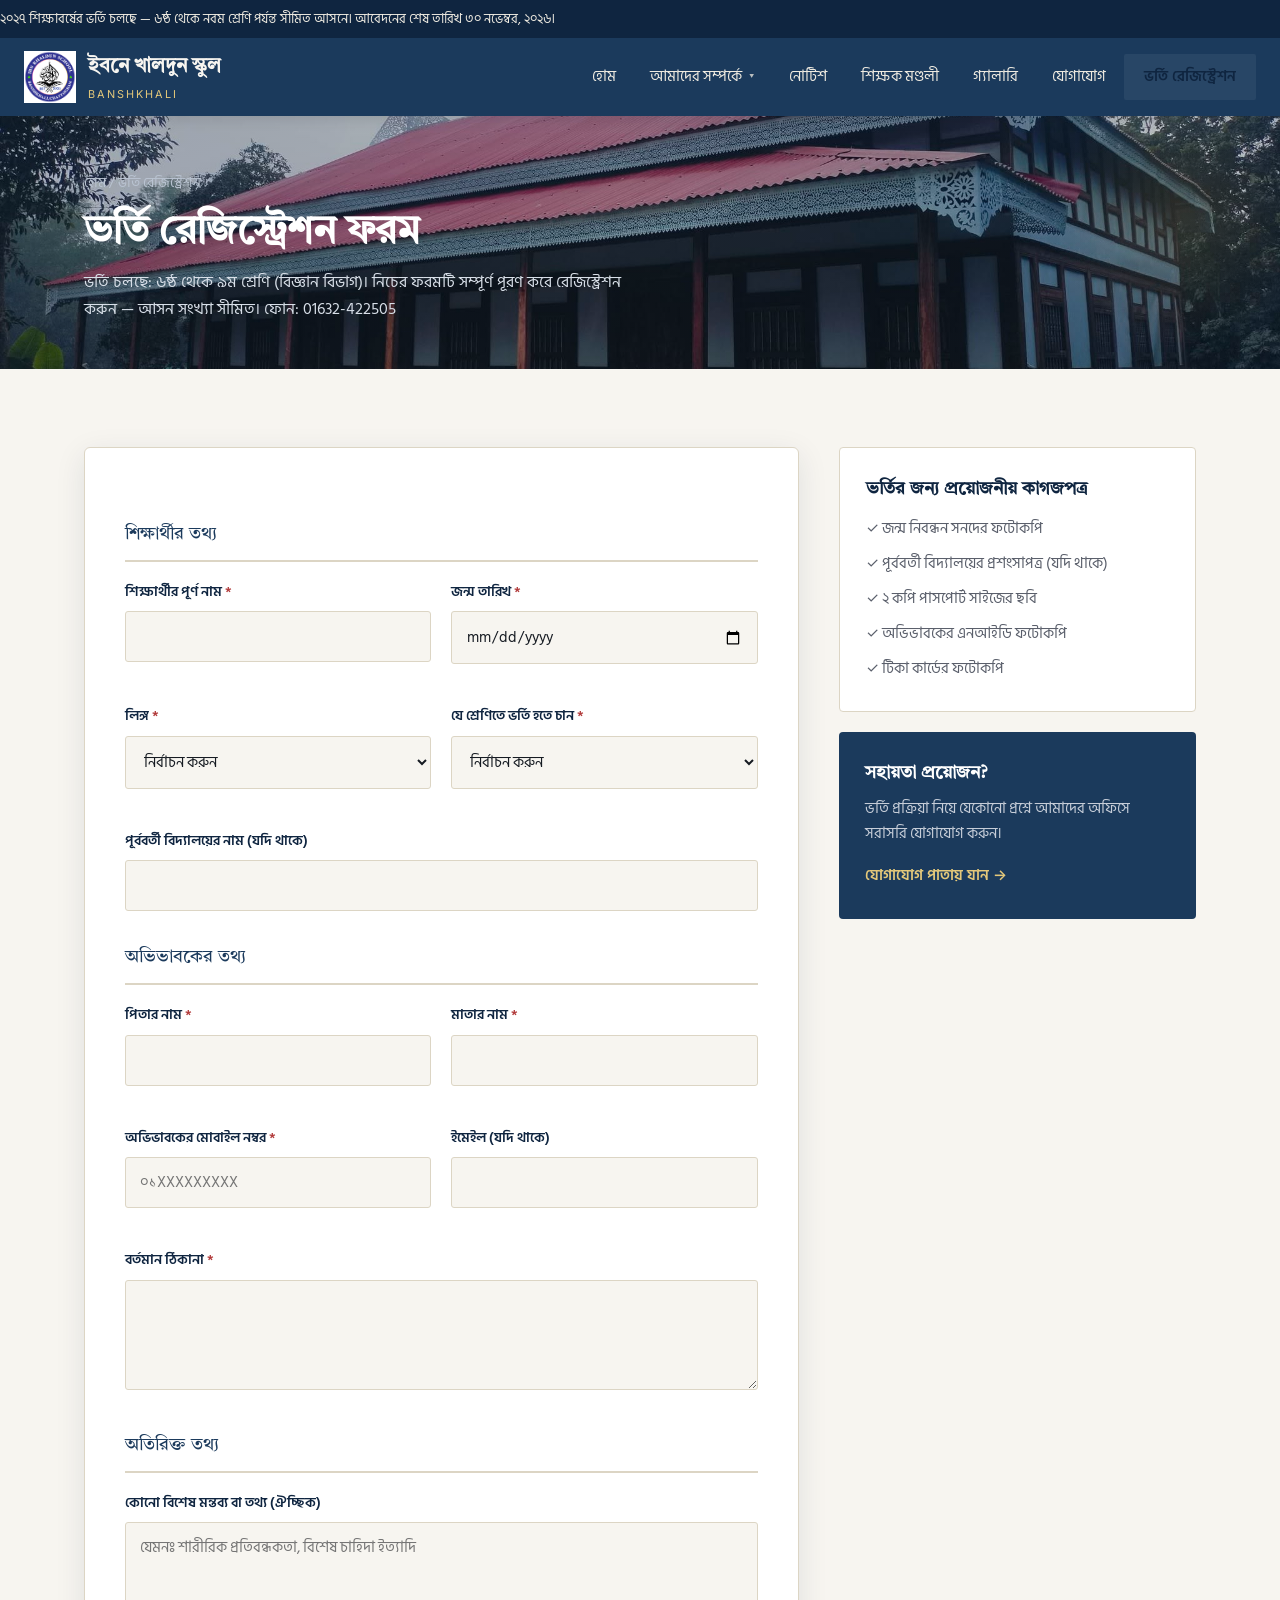
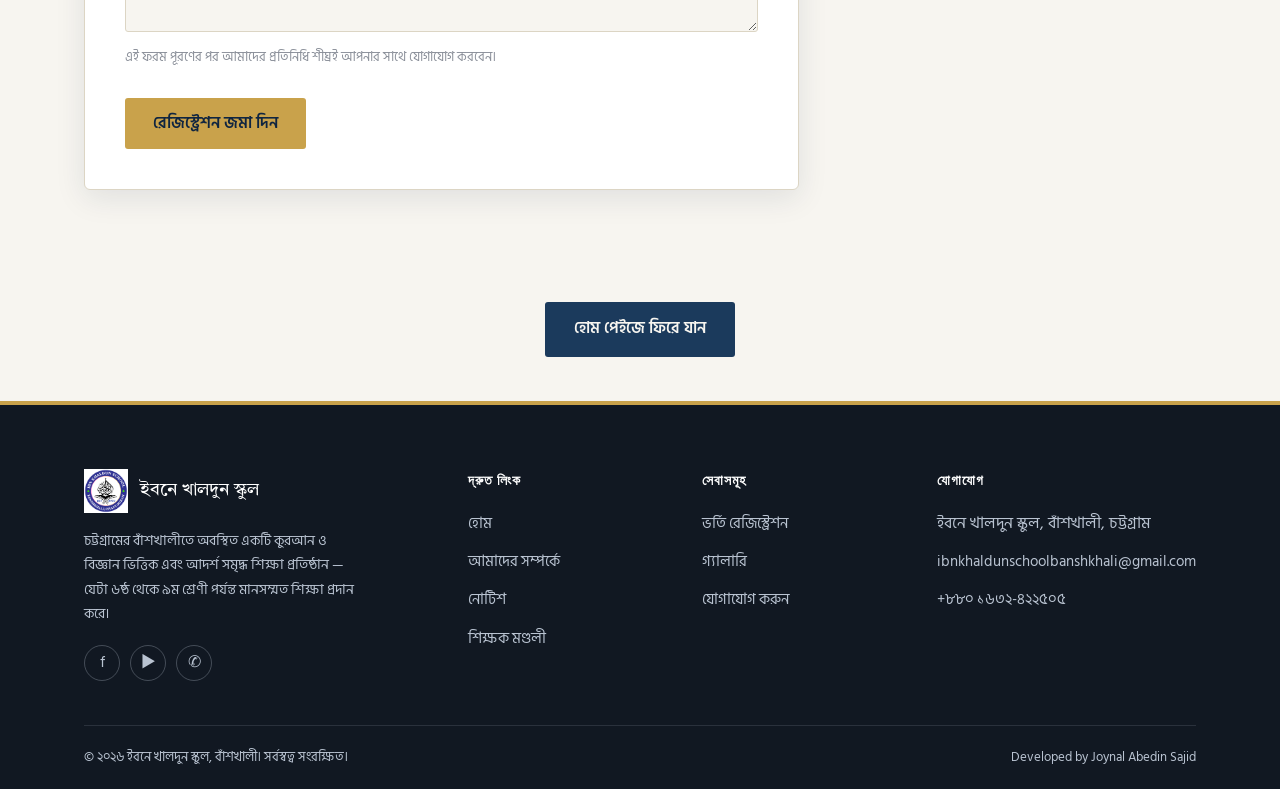
<file: pages/admission.html>
<!DOCTYPE html>
<html lang="bn">
<head>
<meta charset="UTF-8">
<meta name="viewport" content="width=device-width, initial-scale=1">
  <meta name="robots" content="noindex, nofollow">
<title>ভর্তি রেজিস্ট্রেশন — Ibn Khaldun School, Banshkhali</title>
<link rel="icon" href="../assets/img/logo.png" type="image/png">
<link rel="stylesheet" href="../assets/style.css">
</head>
<body>

<div class="topbar">
  <div class="marquee">
    <div class="marquee-track">
      <span>২০২৭ শিক্ষাবর্ষের ভর্তি চলছে — ৬ষ্ঠ থেকে নবম শ্রেণি পর্যন্ত সীমিত আসনে। আবেদনের শেষ তারিখ ৩০ নভেম্বর, ২০২৬।</span>
    </div>
  </div>
</div>

<header class="site-header">
  <div class="nav-wrap">
    <a href="../index.html" class="brand">
      <img src="../assets/img/logo.png" alt="ইবনে খালদুন স্কুল লোগো">
      <div class="brand-text"><div class="bn">ইবনে খালদুন স্কুল</div><div class="en">Banshkhali</div></div>
    </a>
    <button class="hamburger" aria-label="মেনু খুলুন" aria-expanded="false"><span></span><span></span><span></span></button>
    <nav class="main-nav">
      <ul>
        <li><a href="../index.html">হোম</a></li>
        <li class="has-dropdown">
          <a href="about.html">আমাদের সম্পর্কে <span class="caret">▾</span></a>
          <button class="dd-toggle" aria-label="সাবমেনু খুলুন"><span class="caret">▾</span></button>
          <div class="dropdown-panel">
            <a href="about.html#history"><span class="dd-ic">📖</span> আমাদের পরিচিতি ও ইতিহাস</a>
            <a href="about.html#board"><span class="dd-ic">🏛️</span> স্কুল পরিচালনা পর্ষদ</a>
            <a href="about.html#shareholders"><span class="dd-ic">🤝</span> সম্মানিত বিনিয়োগকারীগণ</a>
            <a href="about.html#staff-intro"><span class="dd-ic">👩‍🏫</span> শিক্ষক ও স্টাফ পরিচিতি</a>
            <a href="about.html#facilities"><span class="dd-ic">🏫</span> সুযোগ-সুবিধা ও ক্যাম্পাস</a>
            <a href="about.html#cocurricular"><span class="dd-ic">🎭</span> কো-কারিকুলার এক্টিভিটিস</a>
          </div>
        </li>
        <li><a href="notices.html">নোটিশ</a></li>
        <li><a href="staff.html">শিক্ষক মণ্ডলী</a></li>
        <li><a href="gallery.html">গ্যালারি</a></li>
        <li><a href="contact.html">যোগাযোগ</a></li>
          <li><a href="admission.html" class="nav-cta active">ভর্তি রেজিস্ট্রেশন</a></li>
      </ul>
    </nav>
  </div>
</header>

<div class="page-head" style="background-image:url('../assets/img/scl.jpg');">
  <div class="container">
    <div class="breadcrumb"><a href="../index.html">হোম</a> / ভর্তি রেজিস্ট্রেশন</div>
    <h1>ভর্তি রেজিস্ট্রেশন ফরম</h1>
    <p>ভর্তি চলছে: ৬ষ্ঠ থেকে ৯ম শ্রেণি (বিজ্ঞান বিভাগ)। নিচের ফরমটি সম্পূর্ণ পূরণ করে রেজিস্ট্রেশন করুন — আসন সংখ্যা সীমিত। ফোন: 01632-422505</p>
  </div>
</div>

<section>
  <div class="container">
    <div class="grid-2" style="grid-template-columns: 2fr 1fr; gap:40px; align-items:flex-start;">

      <div class="reveal">
        <div class="form-card">
          <form id="admissionForm" name="admission" method="POST" data-netlify="true" netlify-honeypot="bot-field" novalidate>
            <input type="hidden" name="form-name" value="admission">
            <p class="hidden" style="display:none;"><label>Don't fill this out if you're human: <input name="bot-field"></label></p>

            <div class="fieldset-title">শিক্ষার্থীর তথ্য</div>
            <div class="form-row">
              <div class="field">
                <label for="studentName">শিক্ষার্থীর পূর্ণ নাম <span class="req">*</span></label>
                <input type="text" id="studentName" name="studentName" required>
              </div>
              <div class="field">
                <label for="dob">জন্ম তারিখ <span class="req">*</span></label>
                <input type="date" id="dob" name="dob" required>
              </div>
            </div>
            <div class="form-row">
              <div class="field">
                <label for="gender">লিঙ্গ <span class="req">*</span></label>
                <select id="gender" name="gender" required>
                  <option value="">নির্বাচন করুন</option>
                  <option value="male">ছেলে</option>
                  <option value="female">মেয়ে</option>
                </select>
              </div>
              <div class="field">
                <label for="classApply">যে শ্রেণিতে ভর্তি হতে চান <span class="req">*</span></label>
                <select id="classApply" name="classApply" required>
                  <option value="">নির্বাচন করুন</option>
                  <option>৬ষ্ঠ শ্রেণি</option>
                  <option>৭ম শ্রেণি</option>
                  <option>৮ম শ্রেণি</option>
                  <option>৯ম শ্রেণি</option>
                </select>
              </div>
            </div>
            <div class="field">
              <label for="prevSchool">পূর্ববর্তী বিদ্যালয়ের নাম (যদি থাকে)</label>
              <input type="text" id="prevSchool" name="prevSchool">
            </div>

            <div class="fieldset-title">অভিভাবকের তথ্য</div>
            <div class="form-row">
              <div class="field">
                <label for="fatherName">পিতার নাম <span class="req">*</span></label>
                <input type="text" id="fatherName" name="fatherName" required>
              </div>
              <div class="field">
                <label for="motherName">মাতার নাম <span class="req">*</span></label>
                <input type="text" id="motherName" name="motherName" required>
              </div>
            </div>
            <div class="form-row">
              <div class="field">
                <label for="guardianPhone">অভিভাবকের মোবাইল নম্বর <span class="req">*</span></label>
                <input type="tel" id="guardianPhone" name="guardianPhone" placeholder="০১XXXXXXXXX" required>
              </div>
              <div class="field">
                <label for="guardianEmail">ইমেইল (যদি থাকে)</label>
                <input type="email" id="guardianEmail" name="guardianEmail">
              </div>
            </div>
            <div class="field">
              <label for="address">বর্তমান ঠিকানা <span class="req">*</span></label>
              <textarea id="address" name="address" required></textarea>
            </div>

            <div class="fieldset-title">অতিরিক্ত তথ্য</div>
            <div class="field">
              <label for="notes">কোনো বিশেষ মন্তব্য বা তথ্য (ঐচ্ছিক)</label>
              <textarea id="notes" name="notes" placeholder="যেমনঃ শারীরিক প্রতিবন্ধকতা, বিশেষ চাহিদা ইত্যাদি"></textarea>
              <div class="field-hint">এই ফরম পূরণের পর আমাদের প্রতিনিধি শীঘ্রই আপনার সাথে যোগাযোগ করবেন।</div>
            </div>

            <button type="submit" class="btn btn-primary" style="border:none; margin-top:10px;">রেজিস্ট্রেশন জমা দিন</button>
          </form>

          <div class="form-success" id="admissionSuccess">
            <div class="check">✓</div>
            <h3>ধন্যবাদ! আপনার আবেদন গৃহীত হয়েছে</h3>
            <p>আমাদের প্রতিনিধি শীঘ্রই আপনার দেওয়া মোবাইল নম্বরে যোগাযোগ করবেন। কোনো জরুরি প্রয়োজনে সরাসরি কল করুন +৮৮০ ১৬৩২-৪২২৫০৫।</p>
          </div>
        </div>
      </div>

      <div class="reveal">
        <div class="card" style="margin-bottom:20px;">
          <h3 style="margin-bottom:14px;">ভর্তির জন্য প্রয়োজনীয় কাগজপত্র</h3>
          <ul style="display:flex; flex-direction:column; gap:10px; color:#5A5F6B; font-size:0.92rem;">
            <li>✓ জন্ম নিবন্ধন সনদের ফটোকপি</li>
            <li>✓ পূর্ববর্তী বিদ্যালয়ের প্রশংসাপত্র (যদি থাকে)</li>
            <li>✓ ২ কপি পাসপোর্ট সাইজের ছবি</li>
            <li>✓ অভিভাবকের এনআইডি ফটোকপি</li>
            <li>✓ টিকা কার্ডের ফটোকপি</li>
          </ul>
        </div>
        <div class="card" style="background:var(--navy); border:none;">
          <h3 style="color:var(--white); margin-bottom:10px;">সহায়তা প্রয়োজন?</h3>
          <p style="color:#C6CDD8; font-size:0.92rem; margin-bottom:16px;">ভর্তি প্রক্রিয়া নিয়ে যেকোনো প্রশ্নে আমাদের অফিসে সরাসরি যোগাযোগ করুন।</p>
          <a href="contact.html" style="color:var(--gold-light); font-weight:600; font-size:0.92rem;">যোগাযোগ পাতায় যান →</a>
        </div>
      </div>

    </div>
  </div>
</section>

<div class="page-home-cta"><a href="../index.html" class="btn btn-navy">হোম পেইজে ফিরে যান</a></div>

<footer>
  <div class="container">
    <div class="footer-grid">
      <div>
        <div class="footer-brand"><img src="../assets/img/logo.png" alt="লোগো"><div class="bn">ইবনে খালদুন স্কুল</div></div>
        <p class="desc">চট্টগ্রামের বাঁশখালীতে অবস্থিত একটি কুরআন ও বিজ্ঞান ভিত্তিক এবং আদর্শ সমৃদ্ধ শিক্ষা প্রতিষ্ঠান — যেটা ৬ষ্ঠ থেকে ৯ম শ্রেণী পর্যন্ত মানসম্মত শিক্ষা প্রদান করে।</p>
        <div class="social-row"><a href="#" aria-label="Facebook">f</a><a href="#" aria-label="YouTube">▶</a><a href="#" aria-label="WhatsApp">✆</a></div>
      </div>
      <div><h5>দ্রুত লিংক</h5><ul>
        <li><a href="../index.html">হোম</a></li>
        <li><a href="about.html">আমাদের সম্পর্কে</a></li>
        <li><a href="notices.html">নোটিশ</a></li>
        <li><a href="staff.html">শিক্ষক মণ্ডলী</a></li>
      </ul></div>
      <div><h5>সেবাসমূহ</h5><ul>
        <li><a href="admission.html">ভর্তি রেজিস্ট্রেশন</a></li>
        <li><a href="gallery.html">গ্যালারি</a></li>
        <li><a href="contact.html">যোগাযোগ করুন</a></li>
      </ul></div>
      <div><h5>যোগাযোগ</h5><ul>
        <li>ইবনে খালদুন স্কুল, বাঁশখালী, চট্টগ্রাম</li>
        <li><a href="mailto:ibnkhaldunschoolbanshkhali@gmail.com">ibnkhaldunschoolbanshkhali@gmail.com</a></li>
        <li><a href="tel:+8801632422505">+৮৮০ ১৬৩২-৪২২৫০৫</a></li>
      </ul></div>
    </div>
    <div class="footer-bottom">
      <span>© ২০২৬ ইবনে খালদুন স্কুল, বাঁশখালী। সর্বস্বত্ব সংরক্ষিত।</span>
      <span><a href="https://wa.me/8801642622989" target="_blank" rel="noopener" style="color:inherit; text-decoration:none;">Developed by Joynal Abedin Sajid</a></span>
    </div>
  </div>
</footer>

<script src="../assets/main.js"></script>
</body>
</html>
</file>
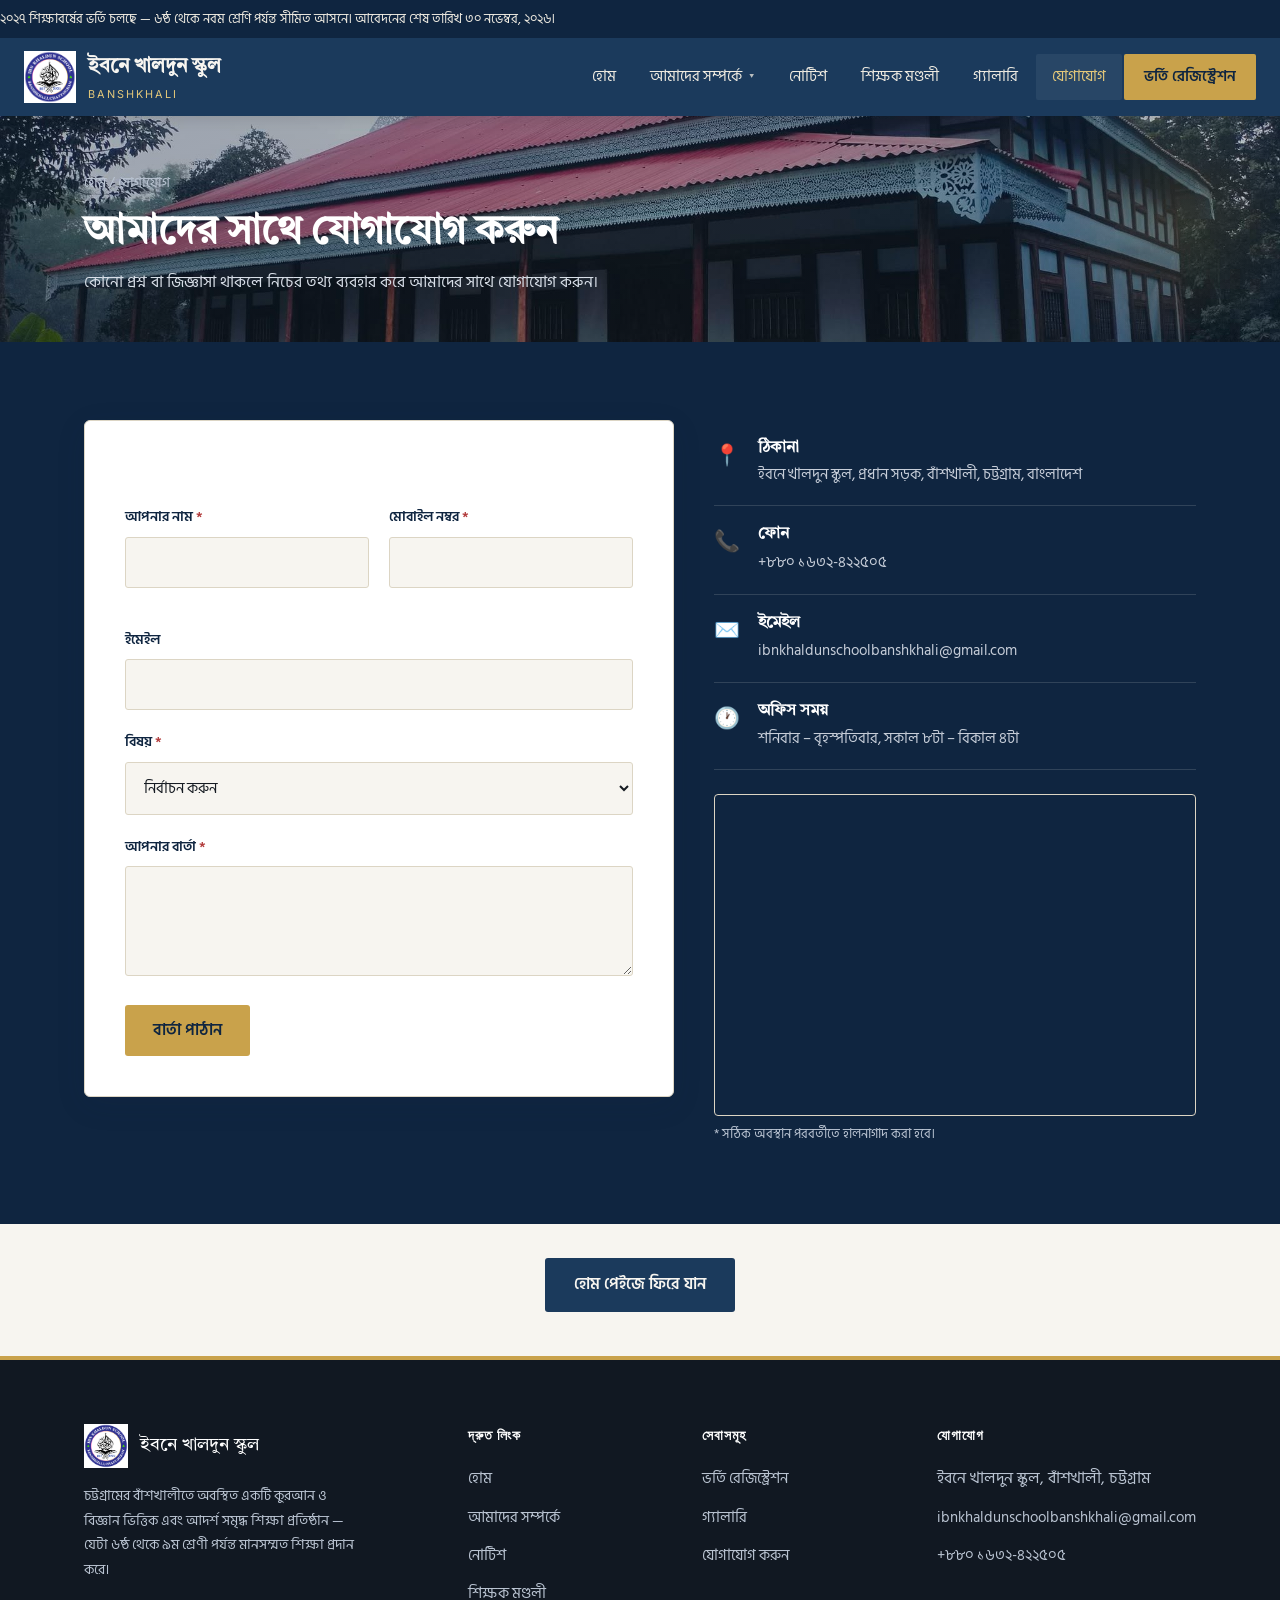
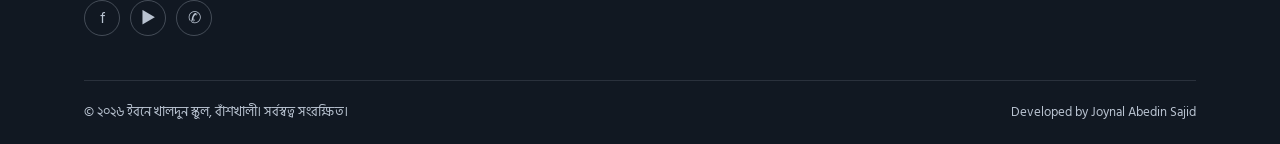
<file: pages/contact.html>
<!DOCTYPE html>
<html lang="bn">
<head>
<meta charset="UTF-8">
<meta name="viewport" content="width=device-width, initial-scale=1">
  <meta name="robots" content="noindex, nofollow">
<title>যোগাযোগ — Ibn Khaldun School, Banshkhali</title>
<link rel="icon" href="../assets/img/logo.png" type="image/png">
<link rel="stylesheet" href="../assets/style.css">
</head>
<body>

<div class="topbar">
  <div class="marquee">
    <div class="marquee-track">
      <span>২০২৭ শিক্ষাবর্ষের ভর্তি চলছে — ৬ষ্ঠ থেকে নবম শ্রেণি পর্যন্ত সীমিত আসনে। আবেদনের শেষ তারিখ ৩০ নভেম্বর, ২০২৬।</span>
    </div>
  </div>
</div>

<header class="site-header">
  <div class="nav-wrap">
    <a href="../index.html" class="brand">
      <img src="../assets/img/logo.png" alt="ইবনে খালদুন স্কুল লোগো">
      <div class="brand-text"><div class="bn">ইবনে খালদুন স্কুল</div><div class="en">Banshkhali</div></div>
    </a>
    <button class="hamburger" aria-label="মেনু খুলুন" aria-expanded="false"><span></span><span></span><span></span></button>
    <nav class="main-nav">
      <ul>
        <li><a href="../index.html">হোম</a></li>
        <li class="has-dropdown">
          <a href="about.html">আমাদের সম্পর্কে <span class="caret">▾</span></a>
          <button class="dd-toggle" aria-label="সাবমেনু খুলুন"><span class="caret">▾</span></button>
          <div class="dropdown-panel">
            <a href="about.html#history"><span class="dd-ic">📖</span> আমাদের পরিচিতি ও ইতিহাস</a>
            <a href="about.html#board"><span class="dd-ic">🏛️</span> স্কুল পরিচালনা পর্ষদ</a>
            <a href="about.html#shareholders"><span class="dd-ic">🤝</span> সম্মানিত বিনিয়োগকারীগণ</a>
            <a href="about.html#staff-intro"><span class="dd-ic">👩‍🏫</span> শিক্ষক ও স্টাফ পরিচিতি</a>
            <a href="about.html#facilities"><span class="dd-ic">🏫</span> সুযোগ-সুবিধা ও ক্যাম্পাস</a>
            <a href="about.html#cocurricular"><span class="dd-ic">🎭</span> কো-কারিকুলার এক্টিভিটিস</a>
          </div>
        </li>
        <li><a href="notices.html">নোটিশ</a></li>
        <li><a href="staff.html">শিক্ষক মণ্ডলী</a></li>
        <li><a href="gallery.html">গ্যালারি</a></li>
        <li><a href="contact.html" class="active">যোগাযোগ</a></li>
          <li><a href="admission.html" class="nav-cta">ভর্তি রেজিস্ট্রেশন</a></li>
      </ul>
    </nav>
  </div>
</header>

<div class="page-head" style="background-image:url('../assets/img/scl.jpg');">
  <div class="container">
    <div class="breadcrumb"><a href="../index.html">হোম</a> / যোগাযোগ</div>
    <h1>আমাদের সাথে যোগাযোগ করুন</h1>
    <p>কোনো প্রশ্ন বা জিজ্ঞাসা থাকলে নিচের তথ্য ব্যবহার করে আমাদের সাথে যোগাযোগ করুন।</p>
  </div>
</div>

<section class="section-navy">
  <div class="container">
    <div class="contact-grid">
      <div class="reveal">
        <div class="form-card" style="background:var(--white);">
          <h3 style="margin-bottom:20px;">বার্তা পাঠান</h3>
          <form id="contactForm" name="contact" method="POST" data-netlify="true" netlify-honeypot="bot-field" novalidate>
            <input type="hidden" name="form-name" value="contact">
            <p class="hidden" style="display:none;"><label>Don't fill this out if you're human: <input name="bot-field"></label></p>
            <div class="form-row">
              <div class="field">
                <label for="cName">আপনার নাম <span class="req">*</span></label>
                <input type="text" id="cName" name="cName" required>
              </div>
              <div class="field">
                <label for="cPhone">মোবাইল নম্বর <span class="req">*</span></label>
                <input type="tel" id="cPhone" name="cPhone" required>
              </div>
            </div>
            <div class="field">
              <label for="cEmail">ইমেইল</label>
              <input type="email" id="cEmail" name="cEmail">
            </div>
            <div class="field">
              <label for="cSubject">বিষয় <span class="req">*</span></label>
              <select id="cSubject" name="cSubject" required>
                <option value="">নির্বাচন করুন</option>
                <option>ভর্তি সংক্রান্ত জিজ্ঞাসা</option>
                <option>একাডেমিক তথ্য</option>
                <option>ফি সংক্রান্ত</option>
                <option>অন্যান্য</option>
              </select>
            </div>
            <div class="field">
              <label for="cMessage">আপনার বার্তা <span class="req">*</span></label>
              <textarea id="cMessage" name="cMessage" required></textarea>
            </div>
            <button type="submit" class="btn btn-primary" style="border:none;">বার্তা পাঠান</button>
          </form>
          <div class="form-success" id="contactSuccess">
            <div class="check">✓</div>
            <h3>বার্তা পাঠানো হয়েছে</h3>
            <p>আমরা যত দ্রুত সম্ভব আপনার সাথে যোগাযোগ করব। ধন্যবাদ।</p>
          </div>
        </div>
      </div>

      <div class="reveal">
        <div class="info-item">
          <div class="ic">📍</div>
          <div><h4>ঠিকানা</h4><p>ইবনে খালদুন স্কুল, প্রধান সড়ক, বাঁশখালী, চট্টগ্রাম, বাংলাদেশ</p></div>
        </div>
        <div class="info-item">
          <div class="ic">📞</div>
          <div><h4>ফোন</h4><a href="tel:+8801632422505">+৮৮০ ১৬৩২-৪২২৫০৫</a></div>
        </div>
        <div class="info-item">
          <div class="ic">✉️</div>
          <div><h4>ইমেইল</h4><a href="mailto:ibnkhaldunschoolbanshkhali@gmail.com">ibnkhaldunschoolbanshkhali@gmail.com</a></div>
        </div>
        <div class="info-item">
          <div class="ic">🕐</div>
          <div><h4>অফিস সময়</h4><p>শনিবার – বৃহস্পতিবার, সকাল ৮টা – বিকাল ৪টা</p></div>
        </div>

        <div class="map-embed mt-24">
          <iframe
            src="https://www.openstreetmap.org/export/embed.html?bbox=91.9%2C22.05%2C92.1%2C22.2&layer=mapnik"
            loading="lazy"
            title="স্কুলের অবস্থান মানচিত্র">
          </iframe>
        </div>
        <p style="font-size:0.8rem; color:#B9C3D1; margin-top:8px;">* সঠিক অবস্থান পরবর্তীতে হালনাগাদ করা হবে।</p>
      </div>
    </div>
  </div>
</section>

<div class="page-home-cta"><a href="../index.html" class="btn btn-navy">হোম পেইজে ফিরে যান</a></div>

<footer>
  <div class="container">
    <div class="footer-grid">
      <div>
        <div class="footer-brand"><img src="../assets/img/logo.png" alt="লোগো"><div class="bn">ইবনে খালদুন স্কুল</div></div>
        <p class="desc">চট্টগ্রামের বাঁশখালীতে অবস্থিত একটি কুরআন ও বিজ্ঞান ভিত্তিক এবং আদর্শ সমৃদ্ধ শিক্ষা প্রতিষ্ঠান — যেটা ৬ষ্ঠ থেকে ৯ম শ্রেণী পর্যন্ত মানসম্মত শিক্ষা প্রদান করে।</p>
        <div class="social-row"><a href="#" aria-label="Facebook">f</a><a href="#" aria-label="YouTube">▶</a><a href="#" aria-label="WhatsApp">✆</a></div>
      </div>
      <div><h5>দ্রুত লিংক</h5><ul>
        <li><a href="../index.html">হোম</a></li>
        <li><a href="about.html">আমাদের সম্পর্কে</a></li>
        <li><a href="notices.html">নোটিশ</a></li>
        <li><a href="staff.html">শিক্ষক মণ্ডলী</a></li>
      </ul></div>
      <div><h5>সেবাসমূহ</h5><ul>
        <li><a href="admission.html">ভর্তি রেজিস্ট্রেশন</a></li>
        <li><a href="gallery.html">গ্যালারি</a></li>
        <li><a href="contact.html">যোগাযোগ করুন</a></li>
      </ul></div>
      <div><h5>যোগাযোগ</h5><ul>
        <li>ইবনে খালদুন স্কুল, বাঁশখালী, চট্টগ্রাম</li>
        <li><a href="mailto:ibnkhaldunschoolbanshkhali@gmail.com">ibnkhaldunschoolbanshkhali@gmail.com</a></li>
        <li><a href="tel:+8801632422505">+৮৮০ ১৬৩২-৪২২৫০৫</a></li>
      </ul></div>
    </div>
    <div class="footer-bottom">
      <span>© ২০২৬ ইবনে খালদুন স্কুল, বাঁশখালী। সর্বস্বত্ব সংরক্ষিত।</span>
      <span><a href="https://wa.me/8801642622989" target="_blank" rel="noopener" style="color:inherit; text-decoration:none;">Developed by Joynal Abedin Sajid</a></span>
    </div>
  </div>
</footer>

<script src="../assets/main.js"></script>
</body>
</html>
</file>
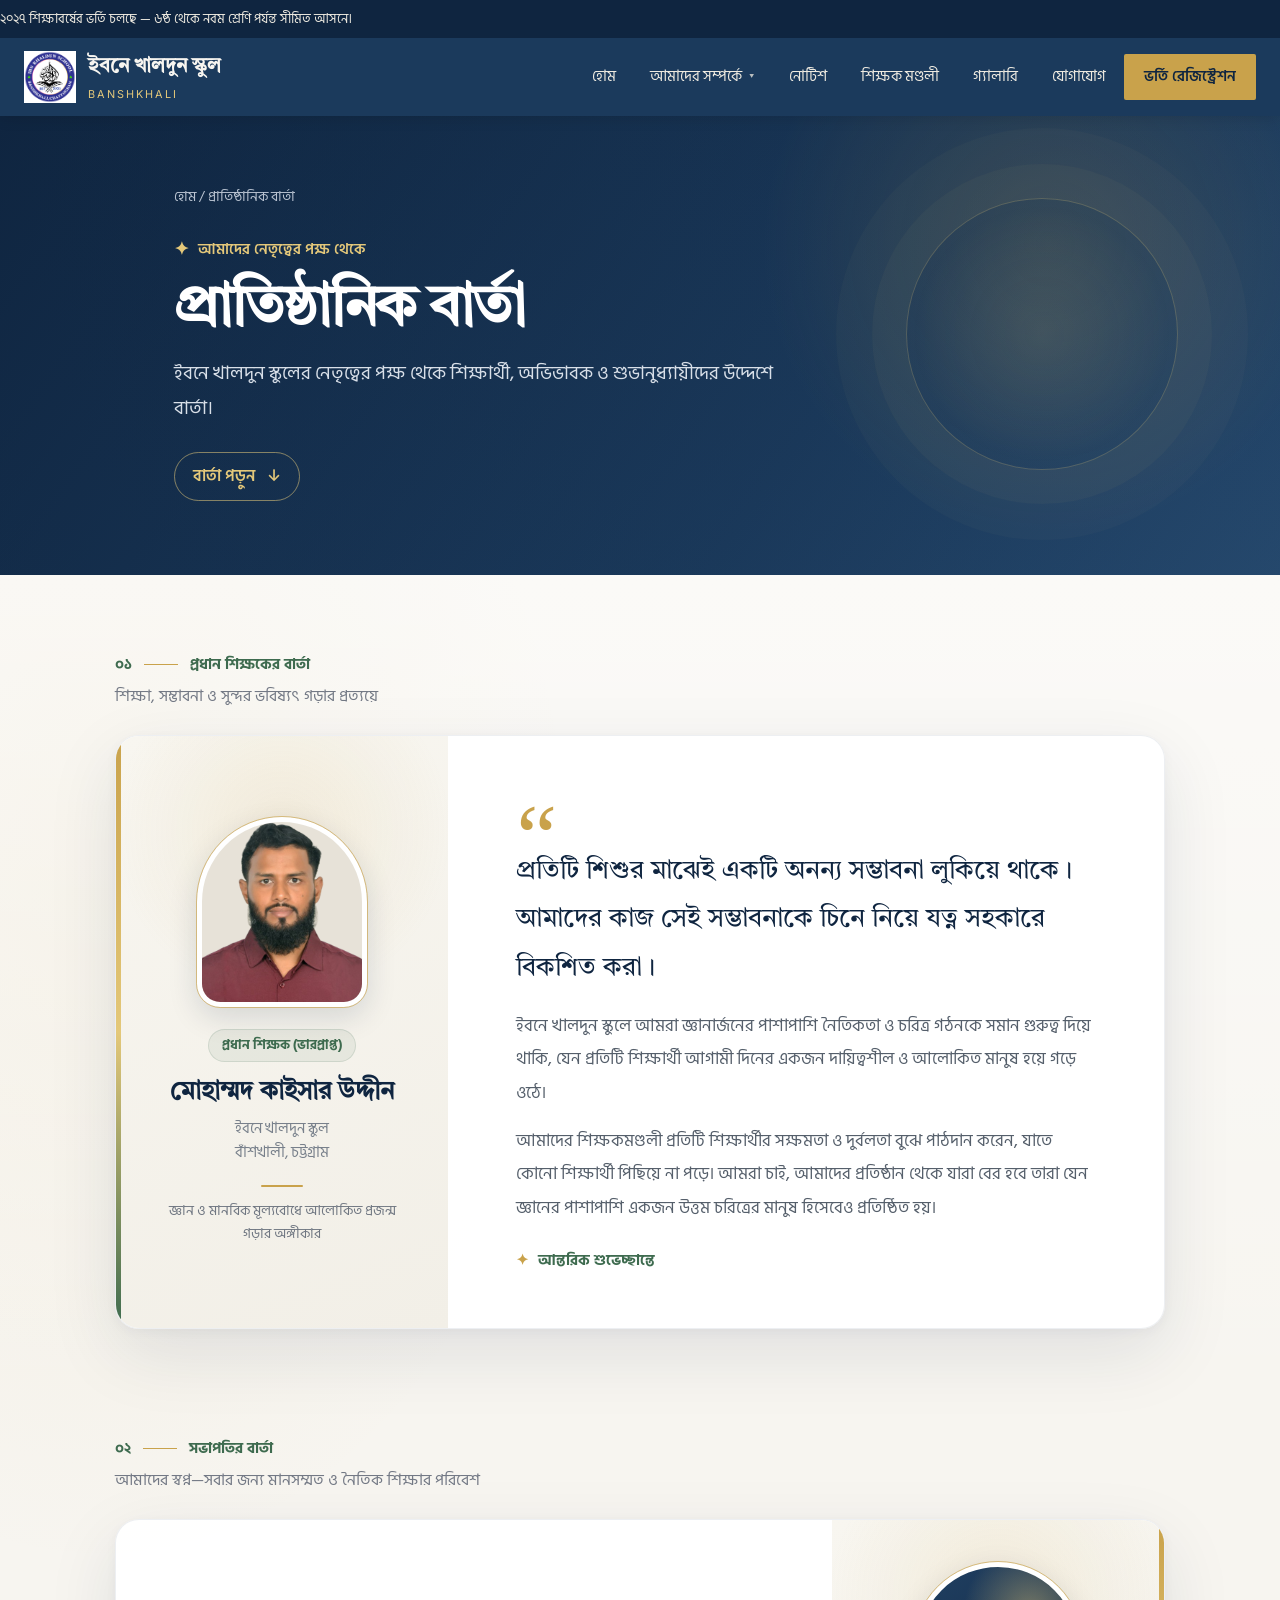
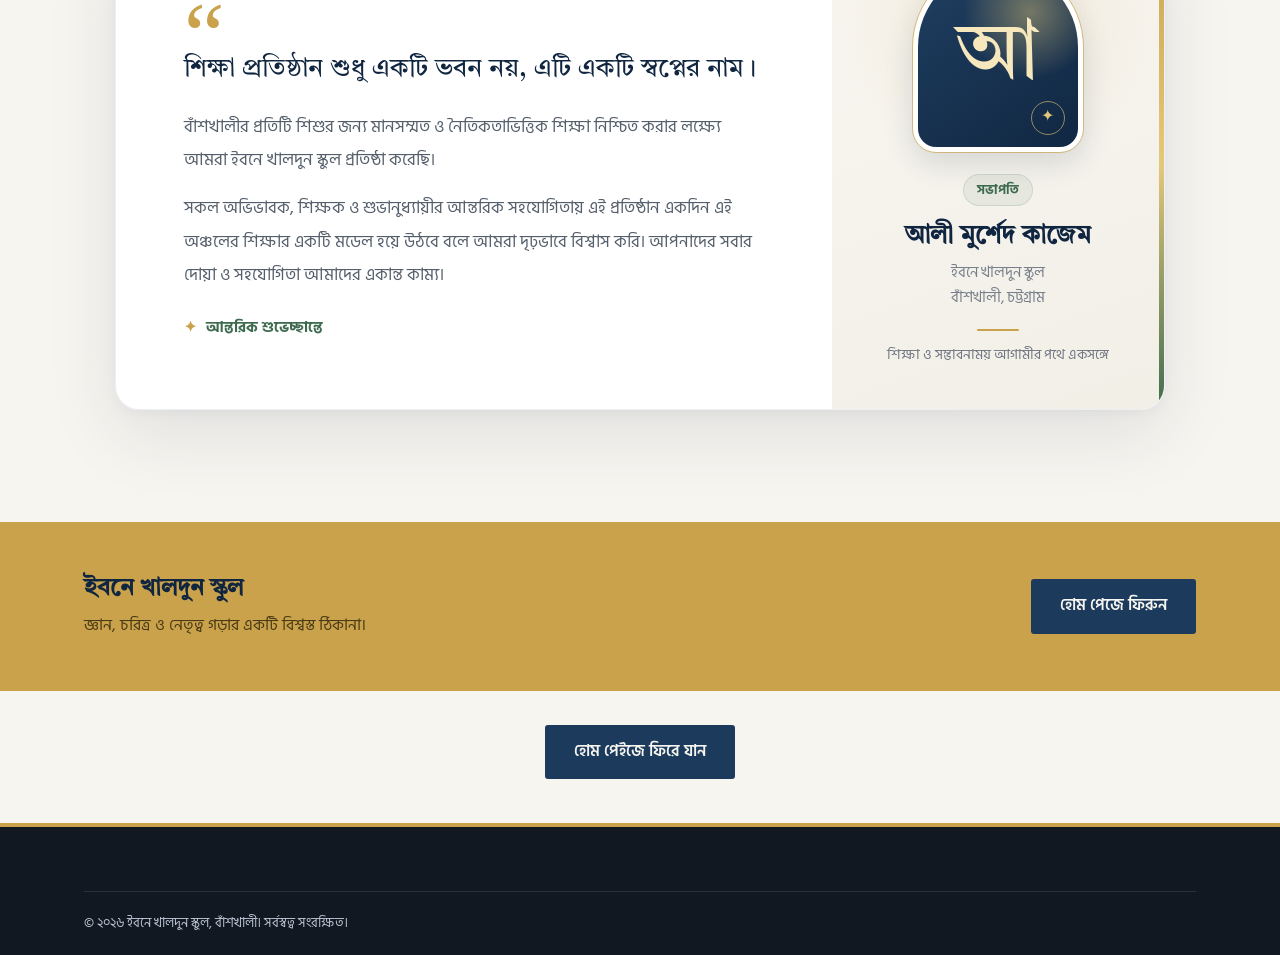
<file: pages/message.html>
<!DOCTYPE html>
<html lang="bn">
<head>
<meta charset="UTF-8">
<meta name="viewport" content="width=device-width, initial-scale=1">
<meta name="robots" content="noindex, nofollow">
<title>প্রাতিষ্ঠানিক বার্তা — ইবনে খালদুন স্কুল</title>
<link rel="icon" href="../assets/img/logo.png" type="image/png">
<link rel="stylesheet" href="../assets/style.css">
<link rel="stylesheet" href="../assets/message.css">
</head>
<body class="message-page">

<div class="topbar">
  <div class="marquee"><div class="marquee-track">
    <span>২০২৭ শিক্ষাবর্ষের ভর্তি চলছে — ৬ষ্ঠ থেকে নবম শ্রেণি পর্যন্ত সীমিত আসনে।</span>
  </div></div>
</div>

<header class="site-header">
  <div class="nav-wrap">
    <a href="../index.html" class="brand">
      <img src="../assets/img/logo.png" alt="ইবনে খালদুন স্কুল লোগো">
      <div class="brand-text"><div class="bn">ইবনে খালদুন স্কুল</div><div class="en">Banshkhali</div></div>
    </a>
    <button class="hamburger" aria-label="মেনু খুলুন" aria-expanded="false"><span></span><span></span><span></span></button>
    <nav class="main-nav"><ul>
      <li><a href="../index.html">হোম</a></li>
      <li class="has-dropdown">
        <a href="about.html">আমাদের সম্পর্কে <span class="caret">▾</span></a>
        <button class="dd-toggle" aria-label="সাবমেনু খুলুন"><span class="caret">▾</span></button>
        <div class="dropdown-panel">
          <a href="../about.html#history"><span class="dd-ic">📖</span> আমাদের পরিচিতি ও ইতিহাস</a>
          <a href="../about.html#board"><span class="dd-ic">🏛️</span> স্কুল পরিচালনা পর্ষদ</a>
          <a href="../about.html#shareholders"><span class="dd-ic">🤝</span> সম্মানিত বিনিয়োগকারীগণ</a>
          <a href="../about.html#staff-intro"><span class="dd-ic">👩‍🏫</span> শিক্ষক ও স্টাফ পরিচিতি</a>
        </div>
      </li>
      <li><a href="notices.html">নোটিশ</a></li>
      <li><a href="staff.html">শিক্ষক মণ্ডলী</a></li>
      <li><a href="gallery.html">গ্যালারি</a></li>
      <li><a href="contact.html">যোগাযোগ</a></li>
          <li><a href="admission.html" class="nav-cta">ভর্তি রেজিস্ট্রেশন</a></li>
    </ul></nav>
  </div>
</header>

<div class="page-head message-hero">
  <div class="container">
    <div class="breadcrumb"><a href="../index.html">হোম</a> / প্রাতিষ্ঠানিক বার্তা</div>
    <div class="message-hero-label"><span aria-hidden="true">✦</span> আমাদের নেতৃত্বের পক্ষ থেকে</div>
    <h1>প্রাতিষ্ঠানিক বার্তা</h1>
    <p>ইবনে খালদুন স্কুলের নেতৃত্বের পক্ষ থেকে শিক্ষার্থী, অভিভাবক ও শুভানুধ্যায়ীদের উদ্দেশে বার্তা।</p>
    <a class="message-hero-link" href="#head-teacher">বার্তা পড়ুন <span aria-hidden="true">↓</span></a>
  </div>
</div>

<section id="head-teacher" class="message-section message-section--head">
  <div class="container">
    <div class="message-section-heading reveal">
      <span class="message-index">০১ <span></span> প্রধান শিক্ষকের বার্তা</span>
      <p>শিক্ষা, সম্ভাবনা ও সুন্দর ভবিষ্যৎ গড়ার প্রত্যয়ে</p>
    </div>
    <article class="message-card reveal">
      <div class="message-profile">
        <div class="message-portrait">
          <img src="../assets/img/t1.png" alt="মোহাম্মদ কাইসার উদ্দীন">
        </div>
        <span class="message-role">প্রধান শিক্ষক (ভারপ্রাপ্ত)</span>
        <h2 class="message-name">মোহাম্মদ কাইসার উদ্দীন</h2>
        <p class="message-school">ইবনে খালদুন স্কুল<br>বাঁশখালী, চট্টগ্রাম</p>
        <span class="message-profile-rule" aria-hidden="true"></span>
        <p class="message-profile-note">জ্ঞান ও মানবিক মূল্যবোধে আলোকিত প্রজন্ম গড়ার অঙ্গীকার</p>
      </div>
      <div class="message-copy">
        <span class="message-quote-mark" aria-hidden="true">“</span>
        <p class="message-lead">প্রতিটি শিশুর মাঝেই একটি অনন্য সম্ভাবনা লুকিয়ে থাকে। আমাদের কাজ সেই সম্ভাবনাকে চিনে নিয়ে যত্ন সহকারে বিকশিত করা।</p>
        <p>ইবনে খালদুন স্কুলে আমরা জ্ঞানার্জনের পাশাপাশি নৈতিকতা ও চরিত্র গঠনকে সমান গুরুত্ব দিয়ে থাকি, যেন প্রতিটি শিক্ষার্থী আগামী দিনের একজন দায়িত্বশীল ও আলোকিত মানুষ হয়ে গড়ে ওঠে।</p>
        <p>আমাদের শিক্ষকমণ্ডলী প্রতিটি শিক্ষার্থীর সক্ষমতা ও দুর্বলতা বুঝে পাঠদান করেন, যাতে কোনো শিক্ষার্থী পিছিয়ে না পড়ে। আমরা চাই, আমাদের প্রতিষ্ঠান থেকে যারা বের হবে তারা যেন জ্ঞানের পাশাপাশি একজন উত্তম চরিত্রের মানুষ হিসেবেও প্রতিষ্ঠিত হয়।</p>
        <div class="message-signoff"><span aria-hidden="true">✦</span> আন্তরিক শুভেচ্ছান্তে</div>
      </div>
    </article>
  </div>
</section>

<section id="chairman" class="message-section message-section--chairman">
  <div class="container">
    <div class="message-section-heading reveal">
      <span class="message-index">০২ <span></span> সভাপতির বার্তা</span>
      <p>আমাদের স্বপ্ন—সবার জন্য মানসম্মত ও নৈতিক শিক্ষার পরিবেশ</p>
    </div>
    <article class="message-card message-card--reverse reveal">
      <div class="message-profile">
        <div class="message-portrait message-portrait--placeholder" aria-hidden="true">
          <span>আ</span>
          <i>✦</i>
        </div>
        <span class="message-role">সভাপতি</span>
        <h2 class="message-name">আলী মুর্শেদ কাজেম</h2>
        <p class="message-school">ইবনে খালদুন স্কুল<br>বাঁশখালী, চট্টগ্রাম</p>
        <span class="message-profile-rule" aria-hidden="true"></span>
        <p class="message-profile-note">শিক্ষা ও সম্ভাবনাময় আগামীর পথে একসঙ্গে</p>
      </div>
      <div class="message-copy">
        <span class="message-quote-mark" aria-hidden="true">“</span>
        <p class="message-lead">শিক্ষা প্রতিষ্ঠান শুধু একটি ভবন নয়, এটি একটি স্বপ্নের নাম।</p>
        <p>বাঁশখালীর প্রতিটি শিশুর জন্য মানসম্মত ও নৈতিকতাভিত্তিক শিক্ষা নিশ্চিত করার লক্ষ্যে আমরা ইবনে খালদুন স্কুল প্রতিষ্ঠা করেছি।</p>
        <p>সকল অভিভাবক, শিক্ষক ও শুভানুধ্যায়ীর আন্তরিক সহযোগিতায় এই প্রতিষ্ঠান একদিন এই অঞ্চলের শিক্ষার একটি মডেল হয়ে উঠবে বলে আমরা দৃঢ়ভাবে বিশ্বাস করি। আপনাদের সবার দোয়া ও সহযোগিতা আমাদের একান্ত কাম্য।</p>
        <div class="message-signoff"><span aria-hidden="true">✦</span> আন্তরিক শুভেচ্ছান্তে</div>
      </div>
    </article>
  </div>
</section>

<div class="cta-strip"><div class="container"><div><h3>ইবনে খালদুন স্কুল</h3><p>জ্ঞান, চরিত্র ও নেতৃত্ব গড়ার একটি বিশ্বস্ত ঠিকানা।</p></div><a href="../index.html" class="btn btn-navy">হোম পেজে ফিরুন</a></div></div>

<div class="page-home-cta"><a href="../index.html" class="btn btn-navy">হোম পেইজে ফিরে যান</a></div>

<footer><div class="container"><div class="footer-bottom"><span>© ২০২৬ ইবনে খালদুন স্কুল, বাঁশখালী। সর্বস্বত্ব সংরক্ষিত।</span></div></div></footer>
<script src="../assets/main.js"></script>
</body>
</html>
</file>
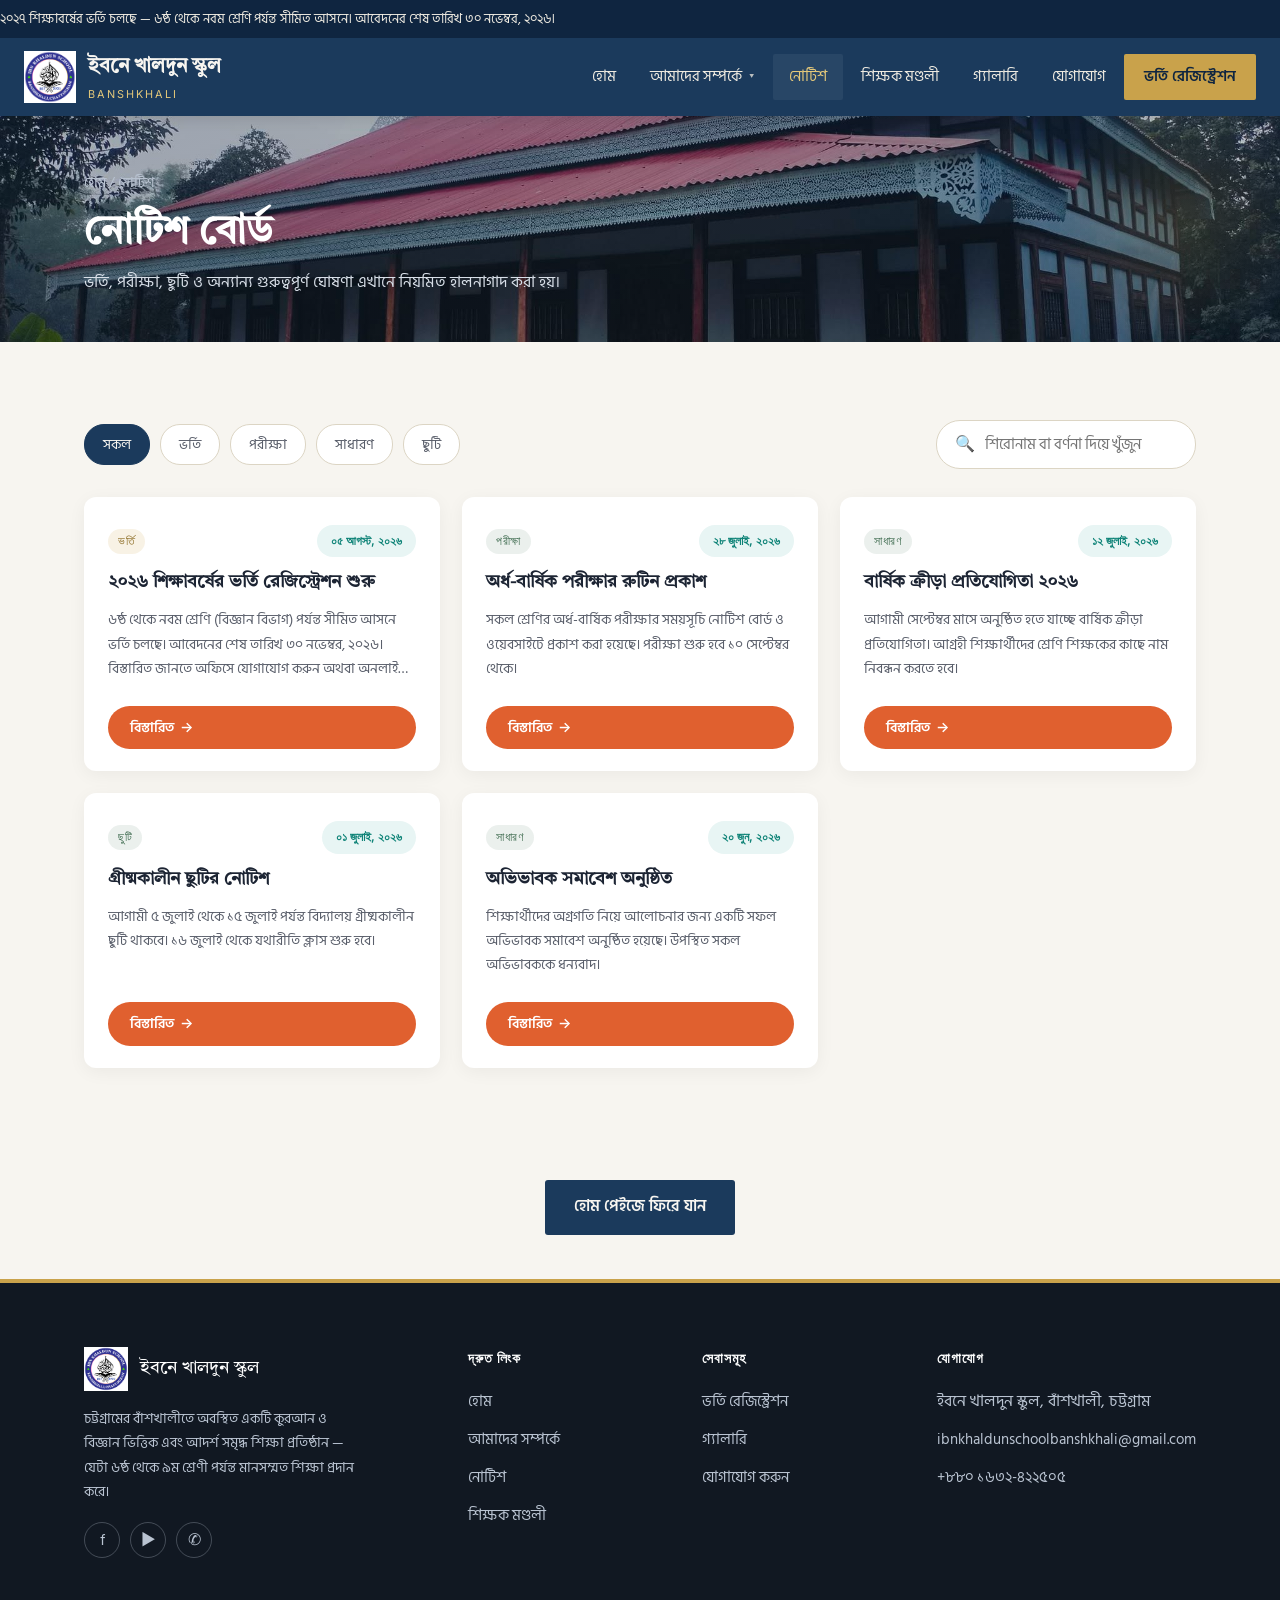
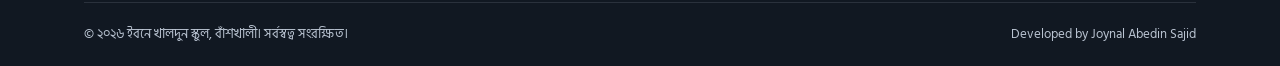
<file: pages/notices.html>
<!DOCTYPE html>
<html lang="bn">
<head>
<meta charset="UTF-8">
<meta name="viewport" content="width=device-width, initial-scale=1">
  <meta name="robots" content="noindex, nofollow">
<title>নোটিশ — Ibn Khaldun School, Banshkhali</title>
<link rel="icon" href="../assets/img/logo.png" type="image/png">
<link rel="stylesheet" href="../assets/style.css">
</head>
<body>

<div class="topbar">
  <div class="marquee">
    <div class="marquee-track">
      <span>২০২৭ শিক্ষাবর্ষের ভর্তি চলছে — ৬ষ্ঠ থেকে নবম শ্রেণি পর্যন্ত সীমিত আসনে। আবেদনের শেষ তারিখ ৩০ নভেম্বর, ২০২৬।</span>
    </div>
  </div>
</div>

<header class="site-header">
  <div class="nav-wrap">
    <a href="../index.html" class="brand">
      <img src="../assets/img/logo.png" alt="ইবনে খালদুন স্কুল লোগো">
      <div class="brand-text"><div class="bn">ইবনে খালদুন স্কুল</div><div class="en">Banshkhali</div></div>
    </a>
    <button class="hamburger" aria-label="মেনু খুলুন" aria-expanded="false"><span></span><span></span><span></span></button>
    <nav class="main-nav">
      <ul>
        <li><a href="../index.html">হোম</a></li>
        <li class="has-dropdown">
          <a href="about.html">আমাদের সম্পর্কে <span class="caret">▾</span></a>
          <button class="dd-toggle" aria-label="সাবমেনু খুলুন"><span class="caret">▾</span></button>
          <div class="dropdown-panel">
            <a href="about.html#history"><span class="dd-ic">📖</span> আমাদের পরিচিতি ও ইতিহাস</a>
            <a href="about.html#board"><span class="dd-ic">🏛️</span> স্কুল পরিচালনা পর্ষদ</a>
            <a href="about.html#shareholders"><span class="dd-ic">🤝</span> সম্মানিত বিনিয়োগকারীগণ</a>
            <a href="about.html#staff-intro"><span class="dd-ic">👩‍🏫</span> শিক্ষক ও স্টাফ পরিচিতি</a>
            <a href="about.html#facilities"><span class="dd-ic">🏫</span> সুযোগ-সুবিধা ও ক্যাম্পাস</a>
            <a href="about.html#cocurricular"><span class="dd-ic">🎭</span> কো-কারিকুলার এক্টিভিটিস</a>
          </div>
        </li>
        <li><a href="notices.html" class="active">নোটিশ</a></li>
        <li><a href="staff.html">শিক্ষক মণ্ডলী</a></li>
        <li><a href="gallery.html">গ্যালারি</a></li>
        <li><a href="contact.html">যোগাযোগ</a></li>
          <li><a href="admission.html" class="nav-cta">ভর্তি রেজিস্ট্রেশন</a></li>
      </ul>
    </nav>
  </div>
</header>

<div class="page-head" style="background-image:url('../assets/img/scl.jpg');">
  <div class="container">
    <div class="breadcrumb"><a href="../index.html">হোম</a> / নোটিশ</div>
    <h1>নোটিশ বোর্ড</h1>
    <p>ভর্তি, পরীক্ষা, ছুটি ও অন্যান্য গুরুত্বপূর্ণ ঘোষণা এখানে নিয়মিত হালনাগাদ করা হয়।</p>
  </div>
</div>

<section>
  <div class="container">
    <div class="notice-toolbar reveal">
      <div class="gallery-filters" style="margin-bottom:0;">
        <button class="gfilter active" data-filter="all">সকল</button>
        <button class="gfilter" data-filter="admission">ভর্তি</button>
        <button class="gfilter" data-filter="exam">পরীক্ষা</button>
        <button class="gfilter" data-filter="event">সাধারণ</button>
        <button class="gfilter" data-filter="holiday">ছুটি</button>
      </div>
      <div class="notice-search">
        <span class="si">🔍</span>
        <input type="text" id="noticeSearch" placeholder="শিরোনাম বা বর্ণনা দিয়ে খুঁজুন">
      </div>
    </div>

    <div class="notice-grid reveal" id="noticeGrid">
      <!-- Notice cards are rendered here by assets/main.js from assets/notices-data.js -->
    </div>
  </div>
</section>

<div class="page-home-cta"><a href="../index.html" class="btn btn-navy">হোম পেইজে ফিরে যান</a></div>

<footer>
  <div class="container">
    <div class="footer-grid">
      <div>
        <div class="footer-brand"><img src="../assets/img/logo.png" alt="লোগো"><div class="bn">ইবনে খালদুন স্কুল</div></div>
        <p class="desc">চট্টগ্রামের বাঁশখালীতে অবস্থিত একটি কুরআন ও বিজ্ঞান ভিত্তিক এবং আদর্শ সমৃদ্ধ শিক্ষা প্রতিষ্ঠান — যেটা ৬ষ্ঠ থেকে ৯ম শ্রেণী পর্যন্ত মানসম্মত শিক্ষা প্রদান করে।</p>
        <div class="social-row"><a href="#" aria-label="Facebook">f</a><a href="#" aria-label="YouTube">▶</a><a href="#" aria-label="WhatsApp">✆</a></div>
      </div>
      <div><h5>দ্রুত লিংক</h5><ul>
        <li><a href="../index.html">হোম</a></li>
        <li><a href="about.html">আমাদের সম্পর্কে</a></li>
        <li><a href="notices.html">নোটিশ</a></li>
        <li><a href="staff.html">শিক্ষক মণ্ডলী</a></li>
      </ul></div>
      <div><h5>সেবাসমূহ</h5><ul>
        <li><a href="admission.html">ভর্তি রেজিস্ট্রেশন</a></li>
        <li><a href="gallery.html">গ্যালারি</a></li>
        <li><a href="contact.html">যোগাযোগ করুন</a></li>
      </ul></div>
      <div><h5>যোগাযোগ</h5><ul>
        <li>ইবনে খালদুন স্কুল, বাঁশখালী, চট্টগ্রাম</li>
        <li><a href="mailto:ibnkhaldunschoolbanshkhali@gmail.com">ibnkhaldunschoolbanshkhali@gmail.com</a></li>
        <li><a href="tel:+8801632422505">+৮৮০ ১৬৩২-৪২২৫০৫</a></li>
      </ul></div>
    </div>
    <div class="footer-bottom">
      <span>© ২০২৬ ইবনে খালদুন স্কুল, বাঁশখালী। সর্বস্বত্ব সংরক্ষিত।</span>
      <span><a href="https://wa.me/8801642622989" target="_blank" rel="noopener" style="color:inherit; text-decoration:none;">Developed by Joynal Abedin Sajid</a></span>
    </div>
  </div>
</footer>

<script src="../assets/notices-data.js"></script>
<script src="../assets/main.js"></script>
</body>
</html>
</file>
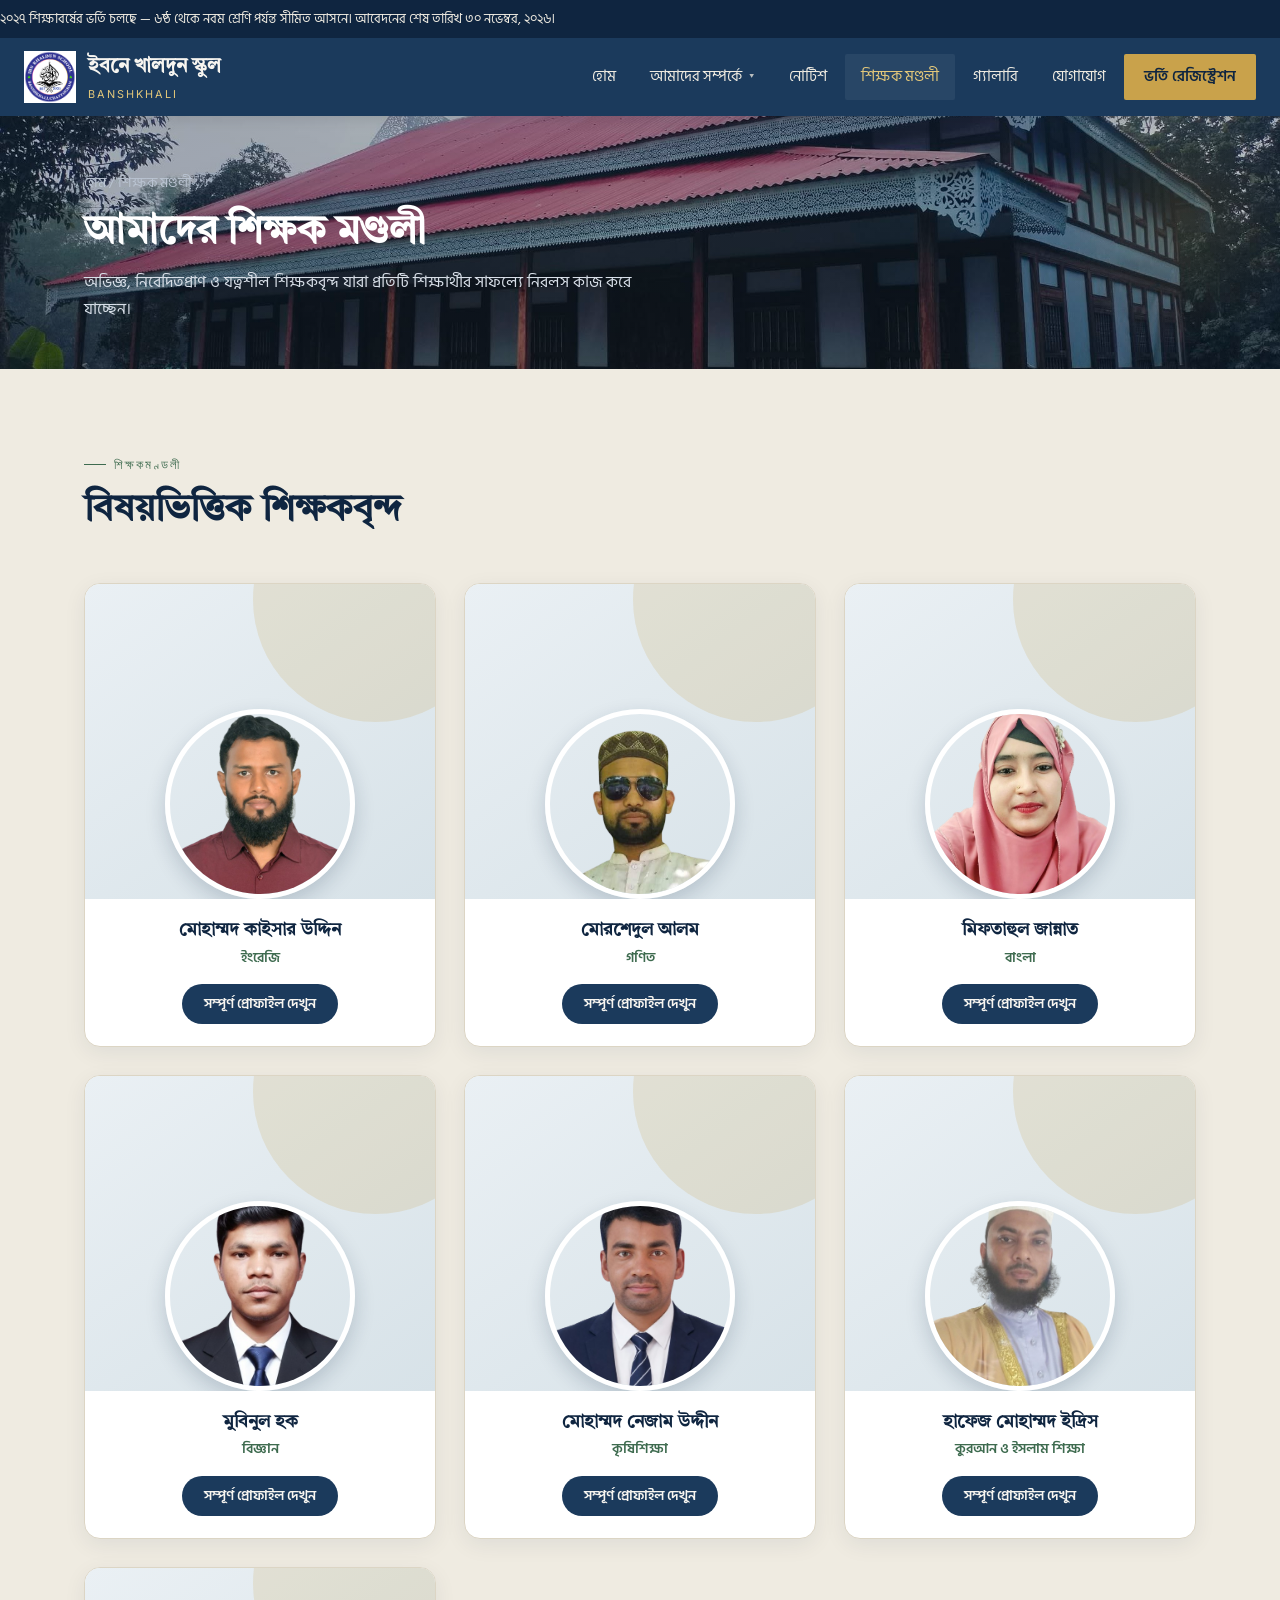
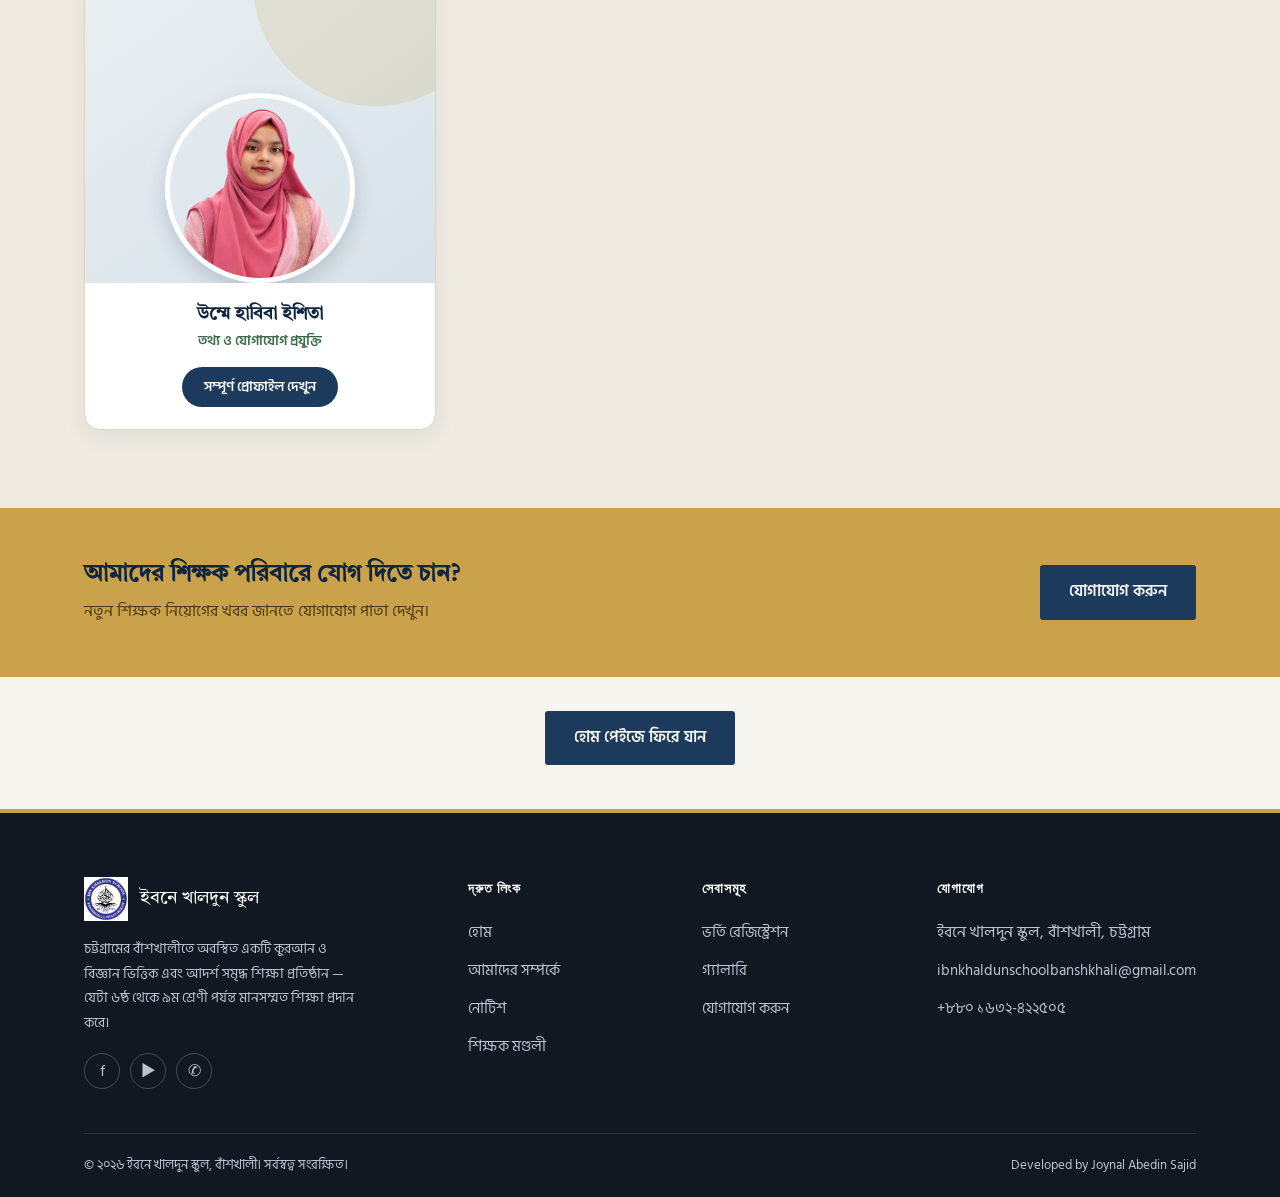
<file: pages/staff.html>
<!DOCTYPE html>
<html lang="bn">
<head>
<meta charset="UTF-8">
<meta name="viewport" content="width=device-width, initial-scale=1">
  <meta name="robots" content="noindex, nofollow">
<title>শিক্ষক মণ্ডলী — Ibn Khaldun School, Banshkhali</title>
<link rel="icon" href="../assets/img/logo.png" type="image/png">
<link rel="stylesheet" href="../assets/style.css">
<style>
.staff-grid-new{display:grid;grid-template-columns:repeat(3,1fr);gap:28px;}
@media(max-width:940px){.staff-grid-new{grid-template-columns:repeat(2,1fr);}}
@media(max-width:640px){.staff-grid-new{grid-template-columns:1fr;}}

.teacher-card{background:var(--white);border:1px solid var(--paper-line);border-radius:16px;overflow:hidden;text-align:center;box-shadow:0 6px 22px rgba(15,37,64,0.07);transition:transform .25s ease,box-shadow .25s ease;}
.teacher-card:hover{transform:translateY(-6px);box-shadow:0 16px 34px rgba(15,37,64,0.14);}
.teacher-card .tc-photo{width:100%;aspect-ratio:1/0.9;display:flex;align-items:flex-end;justify-content:center;overflow:hidden;position:relative;padding:22px 22px 0;background:linear-gradient(145deg,#EAF0F4 0%,#D7E2E8 100%);}
.teacher-card .tc-photo::before{content:"";position:absolute;width:70%;aspect-ratio:1;border-radius:50%;top:-34%;right:-18%;background:rgba(201,162,75,0.18);}
.teacher-card .tc-photo img{position:relative;width:min(76%,190px);height:auto;aspect-ratio:1;object-fit:cover;display:block;border:5px solid var(--white);border-radius:50%;box-shadow:0 8px 20px rgba(15,37,64,0.18);transition:transform .3s ease;}
.teacher-card:hover .tc-photo img{transform:translateY(-4px) scale(1.02);}
.teacher-card .tc-photo .tc-placeholder{width:100%;height:100%;display:flex;align-items:center;justify-content:center;font-size:3.2rem;color:var(--gold-light);background:var(--navy);}
.teacher-card .tc-body{padding:20px 16px 22px;}
.teacher-card .tc-body h4{font-family:'Tiro Bangla',serif;color:var(--navy-dark);font-size:1.12rem;margin-bottom:4px;}
.teacher-card .tc-body .role{color:var(--green);font-size:0.86rem;font-weight:600;margin-bottom:14px;}
.btn-view-profile{display:inline-block;padding:9px 22px;border-radius:24px;font-size:0.86rem;font-weight:600;background:var(--navy);color:var(--paper);border:none;cursor:pointer;transition:background .2s,transform .2s,box-shadow .2s;}
.btn-view-profile:hover{background:var(--navy-mid);transform:translateY(-1px);}

.pm-overlay{position:fixed;inset:0;z-index:9999;background:rgba(10,20,35,0.88);display:none;align-items:center;justify-content:center;padding:16px;overflow-y:auto;}
.pm-overlay.open{display:flex;}
.pm-box{background:var(--white);border-radius:12px;max-width:560px;width:100%;max-height:calc(100vh - 32px);display:flex;flex-direction:column;overflow:hidden;box-shadow:0 20px 60px rgba(0,0,0,0.35);position:relative;}
.pm-close{position:absolute;top:14px;right:16px;background:none;border:none;font-size:1.8rem;cursor:pointer;color:#fff;line-height:1;z-index:2;}
.pm-close:hover{opacity:0.8;}
.pm-header{background:linear-gradient(135deg,var(--navy),var(--navy-dark));padding:40px 30px 30px;text-align:center;}
.pm-photo{width:110px;height:110px;border-radius:50%;overflow:hidden;margin:0 auto 16px;border:4px solid var(--gold);box-shadow:0 6px 20px rgba(0,0,0,0.2);}
.pm-photo img{width:100%;height:100%;object-fit:cover;}
.pm-photo .pm-placeholder{width:100%;height:100%;display:flex;align-items:center;justify-content:center;font-size:2.6rem;color:var(--gold-light);background:var(--navy-mid);}
.pm-header h3{color:var(--white);font-family:'Tiro Bangla',serif;font-size:1.3rem;margin-bottom:4px;}
.pm-header .pm-role{color:var(--gold-light);font-size:0.9rem;}
.pm-body{padding:28px 30px 32px;overflow-y:auto;}
.pm-body .pm-row{display:flex;gap:12px;padding:14px 0;border-bottom:1px solid var(--paper-line);align-items:flex-start;}
.pm-body .pm-row:last-child{border-bottom:none;}
.pm-body .pm-label{min-width:110px;color:#8A8F99;font-size:0.86rem;font-weight:600;}
.pm-body .pm-value{color:var(--ink);font-size:0.94rem;}
@media(max-width:640px){
  .pm-overlay{padding:10px;align-items:flex-start;}
  .pm-box{max-height:calc(100vh - 20px);}
  .pm-header{padding:28px 20px 22px;}
  .pm-body{padding:18px 20px 22px;}
  .pm-body .pm-row{gap:8px;padding:12px 0;}
  .pm-body .pm-label{min-width:92px;}
}
</style>
</head>
<body>

<div class="topbar">
  <div class="marquee">
    <div class="marquee-track">
      <span>২০২৭ শিক্ষাবর্ষের ভর্তি চলছে — ৬ষ্ঠ থেকে নবম শ্রেণি পর্যন্ত সীমিত আসনে। আবেদনের শেষ তারিখ ৩০ নভেম্বর, ২০২৬।</span>
    </div>
  </div>
</div>

<header class="site-header">
  <div class="nav-wrap">
    <a href="../index.html" class="brand">
      <img src="../assets/img/logo.png" alt="ইবনে খালদুন স্কুল লোগো">
      <div class="brand-text"><div class="bn">ইবনে খালদুন স্কুল</div><div class="en">Banshkhali</div></div>
    </a>
    <button class="hamburger" aria-label="মেনু খুলুন" aria-expanded="false"><span></span><span></span><span></span></button>
    <nav class="main-nav">
      <ul>
        <li><a href="../index.html">হোম</a></li>
        <li class="has-dropdown">
          <a href="about.html">আমাদের সম্পর্কে <span class="caret">▾</span></a>
          <button class="dd-toggle" aria-label="সাবমেনু খুলুন"><span class="caret">▾</span></button>
          <div class="dropdown-panel">
            <a href="about.html#history"><span class="dd-ic">📖</span> আমাদের পরিচিতি ও ইতিহাস</a>
            <a href="about.html#board"><span class="dd-ic">🏛️</span> স্কুল পরিচালনা পর্ষদ</a>
            <a href="about.html#shareholders"><span class="dd-ic">🤝</span> সম্মানিত বিনিয়োগকারীগণ</a>
            <a href="about.html#facilities"><span class="dd-ic">🏫</span> সুযোগ-সুবিধা ও ক্যাম্পাস</a>
            <a href="about.html#cocurricular"><span class="dd-ic">🎭</span> কো-কারিকুলার এক্টিভিটিস</a>
          </div>
        </li>
        <li><a href="notices.html">নোটিশ</a></li>
        <li><a href="staff.html" class="active">শিক্ষক মণ্ডলী</a></li>
        <li><a href="gallery.html">গ্যালারি</a></li>
        <li><a href="contact.html">যোগাযোগ</a></li>
        <li><a href="admission.html" class="nav-cta">ভর্তি রেজিস্ট্রেশন</a></li>
      </ul>
    </nav>
  </div>
</header>

<div class="page-head" style="background-image:url('../assets/img/scl.jpg');">
  <div class="container">
    <div class="breadcrumb"><a href="../index.html">হোম</a> / শিক্ষক মণ্ডলী</div>
    <h1>আমাদের শিক্ষক মণ্ডলী</h1>
    <p>অভিজ্ঞ, নিবেদিতপ্রাণ ও যত্নশীল শিক্ষকবৃন্দ যারা প্রতিটি শিক্ষার্থীর সাফল্যে নিরলস কাজ করে যাচ্ছেন।</p>
  </div>
</div>

<section class="section-alt">
  <div class="container">
    <div class="section-head reveal">
      <div class="kicker">শিক্ষকমণ্ডলী</div>
      <h2>বিষয়ভিত্তিক শিক্ষকবৃন্দ</h2>
    </div>
    <div class="staff-grid-new reveal" id="teacherGrid">

      <div class="teacher-card" data-name="মোহাম্মদ কাইসার উদ্দিন" data-subject="ইংরেজি" data-edu="বি.এ, এম.এ (ইংরেজি), জাতীয় বিশ্ববিদ্যালয়" data-exp="৫+ বছর" data-bio="ইংরেজি বিষয়ে দক্ষ ও অভিজ্ঞ শিক্ষক। শিক্ষার্থীদের ভাষা দক্ষতা বৃদ্ধি ও প্রতিভা বিকাশে নিরলস।">
        <div class="tc-photo"><img src="../assets/img/t1.png" alt="মোহাম্মদ কাইসার উদ্দিন"></div>
        <div class="tc-body">
          <h4>মোহাম্মদ কাইসার উদ্দিন</h4>
          <div class="role">ইংরেজি</div>
          <button class="btn-view-profile" data-index="0">সম্পূর্ণ প্রোফাইল দেখুন </button>
        </div>
      </div>

      <div class="teacher-card" data-name="মোরশেদুল আলম" data-subject="গণিত" data-edu="বি.বি.এ(একাউন্টিং), এম.বিএ(একাউন্টিং), জাতীয় বিশ্ববিদ্যালয়" data-exp="৪+ বছর" data-bio="গণিত বিষয়ে সুন্দর ও সহজ পাঠদানের জন্য বেশ পরিচিত। শিক্ষার্থীদের যুক্তিবাদী চিন্তা গড়ে তুলতে প্রতিশ্রুতিবদ্ধ।">
        <div class="tc-photo"><img src="../assets/img/Tcr/Mrsh.png" alt="মোরশেদুল আলম"></div>
        <div class="tc-body">
          <h4>মোরশেদুল আলম</h4>
          <div class="role">গণিত</div>
          <button class="btn-view-profile" data-index="1">সম্পূর্ণ প্রোফাইল দেখুন </button>
        </div>
      </div>

       <div class="teacher-card" data-name="মিফতাহুল জান্নাত" data-subject="বাংলা" data-edu=" ফাজিল(বি.এ), কামিল(হাদিস), জাতীয় বিশ্ববিদ্যালয়" data-exp="৩+ বছর" data-bio="বাংলা সাহিত্য ও ভাষার প্রতি গভীর ভালোবাসাসম্পন্ন শিক্ষিকা। শিক্ষার্থীদের মাতৃভাষার প্রতি আকৃষ্ট করতে সর্বদা প্রচেষ্টাশীল।">
        <div class="tc-photo"><img src="../assets/img/Tcr/Mif.png" alt="মিফতাহুল জান্নাত"></div>
        <div class="tc-body">
          <h4>মিফতাহুল জান্নাত</h4>
          <div class="role">বাংলা</div>
          <button class="btn-view-profile" data-index="3">সম্পূর্ণ প্রোফাইল দেখুন </button>
        </div>
      </div>

      <div class="teacher-card" data-name="মুবিনুল হক" data-subject="বিজ্ঞান" data-edu="বি.এস.সি (গণিত), জাতীয় বিশ্ববিদ্যালয়" data-exp="৪+ বছর" data-bio="বিজ্ঞানকে সহজ ও আনন্দদায়ক করে তোলায় পারদর্শী। হাতে-কলমে পরীক্ষণের মাধ্যমে পাঠদান তাঁর বিশেষত্ব।">
        <div class="tc-photo"><img src="../assets/img/Tcr/Mubin.png" alt="মুবিনুল হক"></div>
        <div class="tc-body">
          <h4>মুবিনুল হক</h4>
          <div class="role">বিজ্ঞান</div>
          <button class="btn-view-profile" data-index="3">সম্পূর্ণ প্রোফাইল দেখুন </button>
        </div>
      </div>

      <div class="teacher-card" data-name="মোহাম্মদ নেজাম উদ্দীন" data-subject="কৃষিশিক্ষা" data-edu="বি.বি.এস. জাতীয় বিশ্ববিদ্যালয়" data-exp="৩+ বছর" data-bio="সামাজিক বিজ্ঞান ও ইতিহাসে গভীর জ্ঞানসম্পন্ন শিক্ষক। দেশপ্রেম ও নাগরিকতার চর্চায় অনুপ্রেরণাদায়ক।">
        <div class="tc-photo"><img src="../assets/img/Tcr/Nzm.png" alt="মোহাম্মদ নেজাম উদ্দীন"></div>
        <div class="tc-body">
          <h4>মোহাম্মদ নেজাম উদ্দীন</h4>
          <div class="role">কৃষিশিক্ষা</div>
          <button class="btn-view-profile" data-index="4">সম্পূর্ণ প্রোফাইল দেখুন </button>
        </div>
      </div>

      <div class="teacher-card" data-name="হাফেজ মোহাম্মদ ইদ্রিস" data-subject="কুরআর ও ইসলাম শিক্ষা " data-edu="বি.এ (ফাজিল), কামিল(হাদিস)" data-exp="৩+ বছর" data-bio="কুরআন, হাদিস ও ইসলাম শিক্ষায় পারদর্শী শিক্ষিক। নৈতিক মূল্যবোধ ও চরিত্র গঠনে সক্রিয় ভূমিকা পালন করেন।">
        <div class="tc-photo"><img src="../assets/img/Tcr/Idrish.png" alt="হাফেজ মোহাম্মদ ইদ্রিস"></div>
        <div class="tc-body">
          <h4>হাফেজ মোহাম্মদ ইদ্রিস</h4>
          <div class="role">কুরআন ও ইসলাম শিক্ষা</div>
          <button class="btn-view-profile" data-index="5">সম্পূর্ণ প্রোফাইল দেখুন </button>
        </div>
      </div>
      
      <div class="teacher-card" data-name="উম্মে হাবিবা ইশিতা" data-subject="তথ্য ও যোগাযোগ প্রযুক্তি (ICT)" data-edu="বি.বি.এস, জাতীয় বিশ্ববিদ্যালয়" data-exp="২+ বছর" data-bio="কম্পিউটার ও তথ্যপ্রযুক্তি বিষয়ে আধুনিক পাঠদানের মাধ্যমে শিক্ষার্থীদের ডিজিটাল দক্ষতা গড়ে তুলছেন।">
        <div class="tc-photo"><img src="../assets/img/Tcr/Ishita.png" alt="উম্মে হাবিবা ইশিতা"></div>
        <div class="tc-body">
          <h4>উম্মে হাবিবা ইশিতা</h4>
          <div class="role">তথ্য ও যোগাযোগ প্রযুক্তি</div>
          <button class="btn-view-profile" data-index="6">সম্পূর্ণ প্রোফাইল দেখুন </button>
        </div>
      </div>

    </div>
  </div>
</section>

<div class="pm-overlay" id="pmOverlay">
  <div class="pm-box" id="pmBox">
    <button class="pm-close" id="pmClose">&times;</button>
    <div class="pm-header">
      <div class="pm-photo" id="pmPhoto"></div>
      <h3 id="pmName"></h3>
      <div class="pm-role" id="pmSubject"></div>
    </div>
    <div class="pm-body">
      <div class="pm-row"><div class="pm-label">পদবি</div><div class="pm-value" id="pmRole"></div></div>
      <div class="pm-row"><div class="pm-label">বিষয়</div><div class="pm-value" id="pmSubj"></div></div>
      <div class="pm-row"><div class="pm-label">শিক্ষাগত যোগ্যতা</div><div class="pm-value" id="pmEdu"></div></div>
      <div class="pm-row"><div class="pm-label">অভিজ্ঞতা</div><div class="pm-value" id="pmExp"></div></div>
      <div class="pm-row"><div class="pm-label">পরিচিতি</div><div class="pm-value" id="pmBio"></div></div>
    </div>
  </div>
</div>

<div class="cta-strip">
  <div class="container">
    <div><h3>আমাদের শিক্ষক পরিবারে যোগ দিতে চান?</h3><p>নতুন শিক্ষক নিয়োগের খবর জানতে যোগাযোগ পাতা দেখুন।</p></div>
    <a href="contact.html" class="btn btn-navy">যোগাযোগ করুন</a>
  </div>
</div>

<div class="page-home-cta"><a href="../index.html" class="btn btn-navy">হোম পেইজে ফিরে যান</a></div>

<footer>
  <div class="container">
    <div class="footer-grid">
      <div>
        <div class="footer-brand"><img src="../assets/img/logo.png" alt="লোগো"><div class="bn">ইবনে খালদুন স্কুল</div></div>
        <p class="desc">চট্টগ্রামের বাঁশখালীতে অবস্থিত একটি কুরআন ও বিজ্ঞান ভিত্তিক এবং আদর্শ সমৃদ্ধ শিক্ষা প্রতিষ্ঠান — যেটা ৬ষ্ঠ থেকে ৯ম শ্রেণী পর্যন্ত মানসম্মত শিক্ষা প্রদান করে।</p>
        <div class="social-row"><a href="#" aria-label="Facebook">f</a><a href="#" aria-label="YouTube">▶</a><a href="#" aria-label="WhatsApp">✆</a></div>
      </div>
      <div><h5>দ্রুত লিংক</h5><ul>
        <li><a href="../index.html">হোম</a></li>
        <li><a href="about.html">আমাদের সম্পর্কে</a></li>
        <li><a href="notices.html">নোটিশ</a></li>
        <li><a href="staff.html">শিক্ষক মণ্ডলী</a></li>
      </ul></div>
      <div><h5>সেবাসমূহ</h5><ul>
        <li><a href="admission.html">ভর্তি রেজিস্ট্রেশন</a></li>
        <li><a href="gallery.html">গ্যালারি</a></li>
        <li><a href="contact.html">যোগাযোগ করুন</a></li>
      </ul></div>
      <div><h5>যোগাযোগ</h5><ul>
        <li>ইবনে খালদুন স্কুল, বাঁশখালী, চট্টগ্রাম</li>
        <li><a href="mailto:ibnkhaldunschoolbanshkhali@gmail.com">ibnkhaldunschoolbanshkhali@gmail.com</a></li>
        <li><a href="tel:+8801632422505">+৮৮০ ১৬৩২-৪২২৫০৫</a></li>
      </ul></div>
    </div>
    <div class="footer-bottom">
      <span>© ২০২৬ ইবনে খালদুন স্কুল, বাঁশখালী। সর্বস্বত্ব সংরক্ষিত।</span>
      <span><a href="https://wa.me/8801642622989" target="_blank" rel="noopener" style="color:inherit; text-decoration:none;">Developed by Joynal Abedin Sajid</a></span>
    </div>
  </div>
</footer>

<script src="../assets/main.js"></script>
<script>
(function(){
  var cards = document.querySelectorAll('.teacher-card');
  var overlay = document.getElementById('pmOverlay');
  var pmBox = document.getElementById('pmBox');
  var closeBtn = document.getElementById('pmClose');

  cards.forEach(function(card){
    card.querySelector('.btn-view-profile').addEventListener('click', function(e){
      e.stopPropagation();
      var photo = card.querySelector('.tc-photo img');
      var pmPhoto = document.getElementById('pmPhoto');
      if(photo){
        pmPhoto.innerHTML = '<img src="'+photo.src+'" alt="'+photo.alt+'">';
      } else {
        pmPhoto.innerHTML = '<div class="pm-placeholder">👨‍🏫</div>';
      }
      document.getElementById('pmName').textContent = card.dataset.name || '';
      document.getElementById('pmSubject').textContent = card.dataset.subject || '';
      document.getElementById('pmRole').textContent = card.querySelector('.role').textContent || '';
      document.getElementById('pmSubj').textContent = card.dataset.subject || '';
      document.getElementById('pmEdu').textContent = card.dataset.edu || '';
      document.getElementById('pmExp').textContent = card.dataset.exp || '';
      document.getElementById('pmBio').textContent = card.dataset.bio || '';
      overlay.classList.add('open');
      document.body.style.overflow = 'hidden';
    });
  });

  function closeModal(){
    overlay.classList.remove('open');
    document.body.style.overflow = '';
  }

  closeBtn.addEventListener('click', closeModal);
  overlay.addEventListener('click', function(e){
    if(e.target === overlay) closeModal();
  });
  document.addEventListener('keydown', function(e){
    if(e.key === 'Escape') closeModal();
  });
}());
</script>
</body>
</html>
</file>
<file: assets/style.css>
/* ===========================================================
   Ibn Khaldun School, Banshkhali — Design System
   Palette: Navy (#1B3A5C), Ink (#161B22), Gold (#C9A24B),
            Paper (#F7F5F0), Paper-dim (#EFEBE1), Green-accent (#3E6B4F)
   Type: Tiro Bangla / Lora (display), Hind Siliguri / Inter (body)
=========================================================== */

@import url('https://fonts.googleapis.com/css2?family=Tiro+Bangla:ital@0;1&family=Hind+Siliguri:wght@300;400;500;600;700&family=Lora:ital,wght@0,500;0,600;0,700;1,500&family=Inter:wght@400;500;600;700&display=swap');

:root {
  --navy: #1B3A5C;
  --navy-dark: #0F2540;
  --navy-mid: #2A4A6E;
  --ink: #161B22;
  --gold: #C9A24B;
  --gold-light: #E4C87A;
  --paper: #F7F5F0;
  --paper-dim: #EFEBE1;
  --paper-line: #DCD5C4;
  --green: #3E6B4F;
  --white: #FFFFFF;
  --shadow: 0 8px 30px rgba(15, 37, 64, 0.10);
  --radius: 4px;
  --max-w: 1160px;
}

* {
  box-sizing: border-box;
  margin: 0;
  padding: 0;
}

html {
  scroll-behavior: smooth;
}

body {
  font-family: 'Hind Siliguri', 'Inter', sans-serif;
  background: var(--paper);
  color: var(--ink);
  line-height: 1.7;
  -webkit-font-smoothing: antialiased;
}

h1,
h2,
h3,
h4,
.serif {
  font-family: 'Tiro Bangla', 'Lora', serif;
  font-weight: 600;
  color: var(--navy-dark);
  line-height: 1.3;
}

a {
  color: inherit;
  text-decoration: none;
}

img {
  max-width: 100%;
  display: block;
}

ul {
  list-style: none;
}

button {
  font-family: inherit;
  cursor: pointer;
}

.container {
  max-width: var(--max-w);
  margin: 0 auto;
  padding: 0 24px;
}

@media (prefers-reduced-motion: reduce) {
  * {
    animation-duration: 0.01ms !important;
    transition-duration: 0.01ms !important;
    scroll-behavior: auto !important;
  }
}

/* ---------- Focus ---------- */
a:focus-visible,
button:focus-visible,
input:focus-visible,
textarea:focus-visible,
select:focus-visible {
  outline: 2px solid var(--gold);
  outline-offset: 3px;
}

/* ---------- Topbar ---------- */
.topbar {
  background: var(--navy-dark);
  color: var(--paper-dim);
  font-size: 0.82rem;
  position: sticky;
  top: 0;
  z-index: 200;
}

.topbar .container {
  display: flex;
  justify-content: space-between;
  align-items: center;
  padding-top: 8px;
  padding-bottom: 8px;
  flex-wrap: wrap;
  gap: 6px;
}

.topbar a {
  color: var(--gold-light);
}

.topbar .tb-items {
  display: flex;
  gap: 20px;
  flex-wrap: wrap;
}

.topbar .tb-items span {
  opacity: 0.85;
}

.marquee {
  overflow: hidden;
  white-space: nowrap;
}

.marquee-track {
  display: inline-block;
  padding: 8px 0;
  animation: marquee-rtl 40s linear infinite;
}

.marquee-track>* {
  margin-right: 36px;
}

@keyframes marquee-rtl {
  from {
    transform: translateX(100vw);
  }

  to {
    transform: translateX(-100%);
  }
}

/* ---------- Header / Nav ---------- */
header.site-header {
  background: var(--navy);
  position: sticky;
  top: var(--topbar-h, 36px);
  z-index: 100;
  box-shadow: 0 2px 14px rgba(0, 0, 0, 0.12);
}

.nav-wrap {
  display: flex;
  align-items: center;
  justify-content: space-between;
  padding: 12px 24px;
}

.brand {
  display: flex;
  align-items: center;
  gap: 12px;
  color: var(--paper);
}

.brand img {
  width: 52px;
  height: 52px;
}

.brand .brand-text .bn {
  font-family: 'Tiro Bangla', serif;
  font-size: 1.28rem;
  font-weight: 600;
  color: var(--paper);
}

.brand .brand-text .en {
  font-family: 'Inter', sans-serif;
  font-size: 0.68rem;
  letter-spacing: 2px;
  color: var(--gold-light);
  text-transform: uppercase;
}

nav.main-nav ul {
  display: flex;
  gap: 2px;
  align-items: center;
}

nav.main-nav a {
  display: block;
  padding: 10px 16px;
  color: var(--paper-dim);
  font-size: 0.96rem;
  border-radius: 2px;
  transition: color .2s, background .2s;
}

nav.main-nav a:hover,
nav.main-nav a.active {
  color: var(--gold-light);
  background: rgba(255, 255, 255, 0.06);
}

.nav-cta {
  background: var(--gold);
  color: var(--navy-dark) !important;
  font-weight: 600;
  padding: 10px 20px !important;
  border-radius: 3px;
}

.nav-cta:hover {
  background: var(--gold-light);
  color: var(--navy-dark) !important;
}

.nav-cta:disabled {
  cursor: default;
  opacity: 1;
}

.hamburger {
  display: none;
  background: none;
  border: none;
  width: 40px;
  height: 40px;
  flex-direction: column;
  justify-content: center;
  align-items: center;
  gap: 5px;
}

.hamburger span {
  width: 24px;
  height: 2px;
  background: var(--paper);
  display: block;
}

@media (max-width: 940px) {
  .hamburger {
    display: flex;
    position: relative;
    z-index: 121;
  }

  nav.main-nav {
    position: fixed;
    inset: 0 auto 0 0;
    width: min(86vw, 320px);
    max-height: 100dvh;
    background: var(--navy);
    display: block;
    overflow-y: auto;
    overscroll-behavior: contain;
    transform: translateX(-105%);
    transition: transform .3s ease;
    box-shadow: 12px 0 28px rgba(0, 0, 0, 0.24);
    z-index: 120;
  }

  nav.main-nav.open {
    transform: translateX(0);
  }

  nav.main-nav ul {
    flex-direction: column;
    align-items: stretch;
    padding: 88px 24px 24px;
  }

  nav.main-nav a {
    padding: 12px 4px;
    border-bottom: 1px solid rgba(255, 255, 255, 0.08);
    border-radius: 0;
  }

  .nav-cta {
    margin-top: 10px;
    display: inline-block;
  }

  .topbar .container {
    justify-content: center;
    text-align: center;
  }
}

/* ---------- Hero ---------- */
.hero {
  position: relative;
  background: linear-gradient(160deg, var(--navy) 0%, var(--navy-dark) 100%);
  color: var(--paper);
  overflow: hidden;
  padding: 88px 0 100px;
}

.hero::before {
  content: "";
  position: absolute;
  inset: 0;
  background-image: radial-gradient(circle at 85% 20%, rgba(201, 162, 75, 0.14), transparent 45%),
    radial-gradient(circle at 10% 85%, rgba(201, 162, 75, 0.10), transparent 40%);
  pointer-events: none;
}

.hero-videos {
  position: absolute;
  inset: 0;
  display: flex;
  z-index: 1;
  pointer-events: none;
}

.hero-video {
  flex: 1;
  width: 33.33%;
  height: 100%;
  object-fit: cover;
  opacity: 0.12;
}

.hero .pattern {
  position: absolute;
  right: -60px;
  top: -60px;
  width: 420px;
  height: 420px;
  opacity: 0.10;
  pointer-events: none;
}

.hero-inner {
  position: relative;
  z-index: 2;
  max-width: 720px;
}

.hero .eyebrow {
  display: inline-flex;
  align-items: center;
  gap: 8px;
  color: var(--gold-light);
  font-size: 0.82rem;
  letter-spacing: 2px;
  text-transform: uppercase;
  margin-bottom: 20px;
  font-family: 'Inter', sans-serif;
}

.hero .eyebrow::before {
  content: "";
  width: 28px;
  height: 1px;
  background: var(--gold-light);
  display: inline-block;
}

.hero h1 {
  font-size: clamp(2.1rem, 4.4vw, 3.4rem);
  color: var(--white);
  margin-bottom: 20px;
}

.hero p.lead {
  font-size: 1.14rem;
  color: #D8DFE8;
  max-width: 600px;
  margin-bottom: 34px;
}

.hero-ctas {
  display: flex;
  gap: 14px;
  flex-wrap: wrap;
}

.hero-admission-cta {
  z-index: 3;
  display: inline-flex;
  align-items: center;
  gap: 10px;
  padding: 14px 20px;
  color: var(--navy-dark);
  background: var(--gold-light);
  border: 2px solid rgba(255, 255, 255, 0.72);
  border-radius: 4px;
  box-shadow: 0 10px 24px rgba(6, 20, 36, 0.34);
  font-size: 1rem;
  font-weight: 700;
  animation: admission-pulse 2.4s ease-in-out infinite;
  transition: transform .2s ease, background .2s ease, box-shadow .2s ease;
}

.hero-admission-cta:hover {
  color: var(--navy-dark);
  background: var(--white);
  transform: translateY(-4px) scale(1.02);
  box-shadow: 0 14px 30px rgba(6, 20, 36, 0.42);
  animation-play-state: paused;
}

.hero-admission-icon {
  color: var(--green);
  font-size: 1.3rem;
}

.hero-admission-arrow {
  font-size: 1.25rem;
  transition: transform .2s ease;
}

.hero-admission-cta:hover .hero-admission-arrow {
  transform: translate(3px, -3px);
}

@keyframes admission-pulse {
  0%, 100% { box-shadow: 0 10px 24px rgba(6, 20, 36, 0.34), 0 0 0 0 rgba(228, 200, 122, 0.45); }
  50% { box-shadow: 0 12px 26px rgba(6, 20, 36, 0.38), 0 0 0 10px rgba(228, 200, 122, 0); }
}

@media (max-width: 640px) {
  .hero {
    padding-bottom: 124px;
  }

  .hero-admission-cta {
    justify-content: center;
  }
}

.btn {
  display: inline-block;
  padding: 13px 28px;
  border-radius: 3px;
  font-weight: 600;
  font-size: 0.98rem;
  transition: transform .2s ease, box-shadow .2s ease, background .2s ease;
  border: 1.5px solid transparent;
}

.btn-primary {
  background: var(--gold);
  color: var(--navy-dark);
}

.btn-primary:hover {
  background: var(--gold-light);
  transform: translateY(-2px);
  box-shadow: 0 8px 18px rgba(201, 162, 75, 0.3);
}

.btn-outline {
  border-color: rgba(247, 245, 240, 0.5);
  color: var(--paper);
}

.btn-outline:hover {
  border-color: var(--gold-light);
  color: var(--gold-light);
  transform: translateY(-2px);
}

.btn-navy {
  background: var(--navy);
  color: var(--paper);
}

.btn-navy:hover {
  background: var(--navy-mid);
  transform: translateY(-2px);
}

/* stat strip inside hero */
.hero-stats {
  position: relative;
  z-index: 2;
  display: flex;
  gap: 0;
  margin-top: 56px;
  flex-wrap: wrap;
  border-top: 1px solid rgba(247, 245, 240, 0.15);
  padding-top: 28px;
}

.hero-stats .stat {
  flex: 1;
  min-width: 130px;
  padding-right: 24px;
}

.hero-stats .stat .num {
  font-family: 'Tiro Bangla', serif;
  font-size: 2rem;
  color: var(--gold-light);
}

.hero-stats .stat .lbl {
  font-size: 0.86rem;
  color: #B9C3D1;
  margin-top: 2px;
}

/* ---------- Section basics ---------- */
section {
  padding: 78px 0;
}

.section-tight {
  padding: 56px 0;
}

.section-alt {
  background: var(--paper-dim);
}

.section-navy {
  background: var(--navy-dark);
  color: var(--paper);
}

.section-navy h2,
.section-navy h3 {
  color: var(--white);
}

.section-head {
  max-width: 640px;
  margin-bottom: 48px;
}

.section-head .kicker {
  display: inline-flex;
  align-items: center;
  gap: 8px;
  color: var(--green);
  font-family: 'Inter', sans-serif;
  font-size: 0.8rem;
  letter-spacing: 2px;
  text-transform: uppercase;
  margin-bottom: 12px;
}

.section-head .kicker::before {
  content: "";
  width: 22px;
  height: 1px;
  background: var(--green);
}

.section-navy .section-head .kicker {
  color: var(--gold-light);
}

.section-navy .section-head .kicker::before {
  background: var(--gold-light);
}

.section-head h2 {
  font-size: clamp(1.6rem, 3vw, 2.3rem);
}

.section-head p {
  color: #5A5F6B;
  margin-top: 12px;
  font-size: 1.03rem;
}

.section-navy .section-head p {
  color: #C6CDD8;
}

/* ---------- Cards: programs ---------- */
.grid-4 {
  display: grid;
  grid-template-columns: repeat(4, 1fr);
  gap: 24px;
}

.grid-3 {
  display: grid;
  grid-template-columns: repeat(3, 1fr);
  gap: 24px;
}

.grid-2 {
  display: grid;
  grid-template-columns: repeat(2, 1fr);
  gap: 24px;
}

@media (max-width:940px) {
  .grid-4 {
    grid-template-columns: repeat(2, 1fr);
  }

  .grid-3 {
    grid-template-columns: repeat(2, 1fr);
  }
}

@media (max-width:640px) {

  .grid-4,
  .grid-3,
  .grid-2 {
    grid-template-columns: 1fr;
  }
}

.card {
  background: var(--white);
  border: 1px solid var(--paper-line);
  border-radius: var(--radius);
  padding: 30px 26px;
  transition: transform .25s ease, box-shadow .25s ease, border-color .25s ease;
}

.card:hover {
  transform: translateY(-4px);
  box-shadow: var(--shadow);
  border-color: var(--gold);
}

.card .icon {
  width: 52px;
  height: 52px;
  border-radius: 50%;
  background: var(--paper-dim);
  display: flex;
  align-items: center;
  justify-content: center;
  margin-bottom: 18px;
  color: var(--navy);
  font-size: 1.5rem;
}

.card h3 {
  font-size: 1.15rem;
  margin-bottom: 10px;
}

.card p {
  color: #5A5F6B;
  font-size: 0.96rem;
}

/* ---------- Shareholders ---------- */
.shareholder-grid {
  display: grid;
  grid-template-columns: repeat(4, 1fr);
  gap: 22px;
}

@media (max-width:940px) {
  .shareholder-grid {
    grid-template-columns: repeat(2, 1fr);
  }
}

@media (max-width:640px) {
  .shareholder-grid {
    grid-template-columns: 1fr;
  }
}

.sh-card {
  background: var(--white);
  border: 1px solid var(--paper-line);
  border-radius: var(--radius);
  overflow: hidden;
  text-align: center;
  cursor: pointer;
  transition: transform .3s ease, box-shadow .3s ease, border-color .3s ease;
}

.sh-card:hover {
  transform: translateY(-6px);
  box-shadow: var(--shadow);
  border-color: var(--gold);
}

.sh-photo {
  position: relative;
  aspect-ratio: 1/1;
  overflow: hidden;
}

.sh-photo img {
  width: 100%;
  height: 100%;
  object-fit: cover;
  object-position: 50% 0%;
  display: block;
  transition: transform .4s ease;
}

.sh-society-logo {
  background: #101719;
  padding: 12px;
}

.sh-society-logo img {
  object-fit: contain;
  object-position: center;
  border-radius: 8px;
}

.sh-card:hover .sh-photo img {
  transform: scale(1.08);
}

.sh-card:hover .sh-society-logo img {
  transform: scale(1.04);
}

.staff-pagination {
  display: flex;
  justify-content: flex-end;
  align-items: center;
  gap: 8px;
  margin-top: 24px;
  min-height: 42px;
}

.staff-pagination button {
  min-width: 38px;
  height: 38px;
  padding: 0 12px;
  border: 1px solid var(--paper-line);
  border-radius: 8px;
  background: var(--white);
  color: var(--navy);
  font-family: 'Hind Siliguri', sans-serif;
  font-size: 0.9rem;
  font-weight: 600;
  cursor: pointer;
  transition: background .2s ease, color .2s ease, border-color .2s ease, transform .2s ease;
}

.staff-pagination button:hover:not(:disabled) {
  background: var(--gold-light);
  border-color: var(--gold);
  transform: translateY(-2px);
}

.staff-pagination button.active {
  background: var(--navy);
  border-color: var(--navy);
  color: var(--paper);
}

.staff-pagination button:disabled {
  opacity: 0.45;
  cursor: not-allowed;
}

.board-home-action {
  display: flex;
  justify-content: center;
  margin-top: 28px;
}

@media (max-width: 640px) {
  .staff-pagination {
    justify-content: center;
    flex-wrap: wrap;
  }
}

.sh-photo .sh-avatar {
  width: 100%;
  height: 100%;
  display: flex;
  align-items: center;
  justify-content: center;
  font-size: 3.4rem;
  color: rgba(255, 255, 255, 0.92);
  transition: transform .4s ease;
}

.sh-card:hover .sh-avatar {
  transform: scale(1.08);
}

.sh-ph-1 {
  background: linear-gradient(135deg, #1B3A5C, #2A4A6E);
}

.sh-ph-2 {
  background: linear-gradient(135deg, #2A4A6E, #3E6B4F);
}

.sh-ph-3 {
  background: linear-gradient(135deg, #C9A24B, #8A6A20);
}

.sh-ph-4 {
  background: linear-gradient(135deg, #3E6B4F, #1B3A5C);
}

.sh-ph-5 {
  background: linear-gradient(135deg, #0F2540, #2A4A6E);
}

.sh-body {
  padding: 18px 14px 20px;
}

.sh-body h3 {
  font-size: 1.02rem;
  color: var(--navy-dark);
  margin-bottom: 8px;
}

.sh-role {
  display: inline-block;
  font-size: 0.78rem;
  font-weight: 600;
  color: var(--gold);
  background: rgba(201, 162, 75, 0.12);
  border: 1px solid rgba(201, 162, 75, 0.35);
  padding: 3px 12px;
  border-radius: 20px;
}

.sh-card:hover .sh-role {
  background: var(--gold);
  color: var(--navy-dark);
  border-color: var(--gold);
}

/* ---------- Notice list ---------- */
.notice-list {
  display: flex;
  flex-direction: column;
  gap: 0;
}

.notice-item {
  display: flex;
  gap: 22px;
  align-items: flex-start;
  padding: 24px 0;
  border-bottom: 1px solid var(--paper-line);
}

.notice-item .date-block {
  min-width: 76px;
  text-align: center;
  background: var(--paper-dim);
  border: 1px solid var(--paper-line);
  border-radius: var(--radius);
  padding: 10px 6px;
}

.notice-item .date-block .d {
  font-family: 'Tiro Bangla', serif;
  font-size: 1.35rem;
  color: var(--navy);
  line-height: 1;
}

.notice-item .date-block .m {
  font-size: 0.72rem;
  color: var(--green);
  text-transform: uppercase;
  letter-spacing: 1px;
  margin-top: 4px;
}

.notice-item h4 {
  font-size: 1.08rem;
  margin-bottom: 6px;
}

.notice-item h4 a:hover {
  color: var(--navy);
  text-decoration: underline;
}

.notice-item p {
  color: #5A5F6B;
  font-size: 0.93rem;
  margin-bottom: 8px;
}

.tag {
  display: inline-block;
  font-size: 0.72rem;
  padding: 3px 10px;
  border-radius: 20px;
  background: rgba(62, 107, 79, 0.1);
  color: var(--green);
  font-family: 'Inter', sans-serif;
  letter-spacing: 0.5px;
}

.tag.tag-gold {
  background: rgba(201, 162, 75, 0.14);
  color: #8A6A20;
}

/* ---------- Timeline (about) ---------- */
.timeline {
  position: relative;
  padding-left: 32px;
}

.timeline::before {
  content: "";
  position: absolute;
  left: 7px;
  top: 6px;
  bottom: 6px;
  width: 2px;
  background: var(--paper-line);
}

.timeline-item {
  position: relative;
  padding-bottom: 38px;
}

.timeline-item:last-child {
  padding-bottom: 0;
}

.timeline-item::before {
  content: "";
  position: absolute;
  left: -32px;
  top: 4px;
  width: 16px;
  height: 16px;
  border-radius: 50%;
  background: var(--gold);
  border: 3px solid var(--paper);
  box-shadow: 0 0 0 2px var(--gold);
}

.timeline-item h4 {
  font-size: 1.08rem;
  margin-bottom: 6px;
}

.timeline-item .year {
  color: var(--green);
  font-family: 'Inter', sans-serif;
  font-size: 0.82rem;
  letter-spacing: 1px;
}

.timeline-item p {
  color: #5A5F6B;
  margin-top: 6px;
  font-size: 0.95rem;
}

/* ---------- Staff cards ---------- */
.staff-card {
  background: var(--white);
  border: 1px solid var(--paper-line);
  border-radius: var(--radius);
  overflow: hidden;
  text-align: center;
  transition: transform .25s ease, box-shadow .25s ease;
}

.staff-card:hover {
  transform: translateY(-4px);
  box-shadow: var(--shadow);
}

.staff-photo {
  width: 100%;
  aspect-ratio: 1/1;
  background: var(--navy);
  display: flex;
  align-items: center;
  justify-content: center;
  color: var(--gold-light);
  font-family: 'Tiro Bangla', serif;
  font-size: 2.4rem;
  position: relative;
}

.staff-photo img {
  width: 100%;
  height: 100%;
  object-fit: cover;
  display: block;
}

.staff-photo::after {
  content: "";
  position: absolute;
  inset: 0;
  background: radial-gradient(circle at 50% 120%, rgba(201, 162, 75, 0.35), transparent 60%);
}

.staff-info {
  padding: 20px 16px;
}

.staff-info h4 {
  font-size: 1.05rem;
  margin-bottom: 4px;
}

.staff-info .role {
  color: var(--green);
  font-size: 0.86rem;
  font-weight: 600;
}

.staff-info .subj {
  color: #8A8F99;
  font-size: 0.82rem;
  margin-top: 6px;
}

/* ---------- Gallery ---------- */
.gallery-filters {
  display: flex;
  gap: 10px;
  flex-wrap: wrap;
  margin-bottom: 32px;
}

.gfilter {
  padding: 8px 18px;
  border-radius: 20px;
  border: 1px solid var(--paper-line);
  background: var(--white);
  font-size: 0.88rem;
  color: #5A5F6B;
  transition: all .2s;
}

.gfilter:hover,
.gfilter.active {
  background: var(--navy);
  color: var(--paper);
  border-color: var(--navy);
}

.gallery-grid {
  display: grid;
  grid-template-columns: repeat(4, 1fr);
  gap: 16px;
}

@media (max-width:940px) {
  .gallery-grid {
    grid-template-columns: repeat(3, 1fr);
  }
}

@media (max-width:640px) {
  .gallery-grid {
    grid-template-columns: repeat(2, 1fr);
  }
}

.gallery-item {
  aspect-ratio: 1/1;
  border-radius: var(--radius);
  overflow: hidden;
  position: relative;
  cursor: pointer;
}

.gallery-item .ph {
  width: 100%;
  height: 100%;
  display: flex;
  align-items: center;
  justify-content: center;
  color: var(--paper);
  font-size: 1.6rem;
  transition: transform .35s ease;
}

.gallery-item:hover .ph {
  transform: scale(1.08);
}

.gallery-item .cap {
  position: absolute;
  left: 0;
  right: 0;
  bottom: 0;
  background: linear-gradient(transparent, rgba(15, 37, 64, 0.85));
  color: var(--paper);
  font-size: 0.78rem;
  padding: 20px 10px 10px;
  opacity: 0;
  transition: opacity .25s;
}

.gallery-item:hover .cap {
  opacity: 1;
}

/* ---------- Forms ---------- */
.form-card {
  background: var(--white);
  border: 1px solid var(--paper-line);
  border-radius: 6px;
  padding: 40px;
  box-shadow: var(--shadow);
}

.form-row {
  display: grid;
  grid-template-columns: 1fr 1fr;
  gap: 20px;
  margin-bottom: 20px;
}

@media (max-width:640px) {
  .form-row {
    grid-template-columns: 1fr;
  }
}

.field {
  margin-bottom: 20px;
}

.field label {
  display: block;
  font-size: 0.9rem;
  font-weight: 600;
  color: var(--navy-dark);
  margin-bottom: 7px;
}

.field .req {
  color: #B23B3B;
}

.field input,
.field select,
.field textarea {
  width: 100%;
  padding: 12px 14px;
  border: 1.5px solid var(--paper-line);
  border-radius: 3px;
  background: var(--paper);
  font-family: inherit;
  font-size: 0.96rem;
  color: var(--ink);
  transition: border-color .2s;
}

.field input:focus,
.field select:focus,
.field textarea:focus {
  outline: none;
  border-color: var(--navy);
  background: var(--white);
}

.field textarea {
  resize: vertical;
  min-height: 110px;
}

.field-hint {
  font-size: 0.8rem;
  color: #8A8F99;
  margin-top: 5px;
}

.fieldset-title {
  font-family: 'Tiro Bangla', serif;
  color: var(--navy);
  font-size: 1.1rem;
  margin: 32px 0 18px;
  padding-bottom: 10px;
  border-bottom: 2px solid var(--paper-line);
}

.fieldset-title:first-child {
  margin-top: 0;
}

.form-success {
  display: none;
  text-align: center;
  padding: 50px 20px;
}

.form-success .check {
  width: 70px;
  height: 70px;
  border-radius: 50%;
  background: rgba(62, 107, 79, 0.12);
  color: var(--green);
  display: flex;
  align-items: center;
  justify-content: center;
  font-size: 2rem;
  margin: 0 auto 20px;
}

.form-success h3 {
  margin-bottom: 10px;
}

.form-success p {
  color: #5A5F6B;
}

/* ---------- Contact ---------- */
.contact-grid {
  display: grid;
  grid-template-columns: 1.1fr 0.9fr;
  gap: 40px;
}

@media (max-width:900px) {
  .contact-grid {
    grid-template-columns: 1fr;
  }
}

.info-item {
  display: flex;
  gap: 16px;
  padding: 18px 0;
  border-bottom: 1px solid rgba(247, 245, 240, 0.14);
}

.info-item .ic {
  color: var(--gold-light);
  font-size: 1.3rem;
  min-width: 28px;
}

.info-item h4 {
  color: var(--white);
  font-size: 0.98rem;
  margin-bottom: 4px;
}

.info-item p,
.info-item a {
  color: #C6CDD8;
  font-size: 0.92rem;
}

.map-embed {
  border-radius: var(--radius);
  overflow: hidden;
  border: 1px solid var(--paper-line);
}

.map-embed iframe {
  width: 100%;
  height: 320px;
  border: 0;
  display: block;
}

/* ---------- Footer ---------- */
footer {
  background: #111822;
  color: #B9C3D1;
  padding-top: 64px;
  border-top: 4px solid var(--gold);
}

.footer-grid {
  display: grid;
  grid-template-columns: 1.4fr 0.8fr 0.8fr 1fr;
  gap: 36px;
  padding-bottom: 44px;
}

@media (max-width:900px) {
  .footer-grid {
    grid-template-columns: 1fr 1fr;
  }
}

@media (max-width:560px) {
  .footer-grid {
    grid-template-columns: 1fr;
  }
}

.footer-brand {
  display: flex;
  align-items: center;
  gap: 12px;
  margin-bottom: 16px;
}

.footer-brand img {
  width: 44px;
  height: 44px;
}

.footer-brand .bn {
  font-family: 'Tiro Bangla', serif;
  color: var(--white);
  font-size: 1.1rem;
}

footer p.desc {
  font-size: 0.9rem;
  max-width: 280px;
}

footer h5 {
  color: var(--white);
  font-family: 'Inter', sans-serif;
  font-size: 0.85rem;
  letter-spacing: 1px;
  text-transform: uppercase;
  margin-bottom: 18px;
}

footer ul li {
  margin-bottom: 11px;
}

footer ul a {
  font-size: 0.92rem;
  transition: color .2s;
}

footer ul a:hover {
  color: var(--gold-light);
}

.social-row {
  display: flex;
  gap: 10px;
  margin-top: 18px;
}

.social-row a {
  width: 36px;
  height: 36px;
  border-radius: 50%;
  border: 1px solid rgba(185, 195, 209, 0.3);
  display: flex;
  align-items: center;
  justify-content: center;
  transition: all .2s;
}

.social-row a:hover {
  background: var(--gold);
  border-color: var(--gold);
  color: var(--navy-dark);
}

.footer-bottom {
  border-top: 1px solid rgba(185, 195, 209, 0.15);
  padding: 20px 0;
  font-size: 0.84rem;
  display: flex;
  justify-content: space-between;
  flex-wrap: wrap;
  gap: 10px;
}

.footer-bottom a:hover {
  color: var(--gold-light);
}

.visitor-counter {
  display: inline-flex;
  align-items: center;
  gap: 6px;
  background: rgba(255, 255, 255, 0.06);
  border: 1px solid rgba(255, 255, 255, 0.12);
  border-radius: 20px;
  padding: 4px 14px;
  font-size: 0.8rem;
  color: #B9C3D1;
  font-family: 'Inter', sans-serif;
}

.visitor-counter .vc-dot {
  width: 6px;
  height: 6px;
  border-radius: 50%;
  background: #4ADE80;
  box-shadow: 0 0 6px rgba(74, 222, 128, 0.5);
}

.visitor-counter .vc-num {
  color: var(--gold-light);
  font-weight: 600;
}

/* ---------- Page header (inner pages) ---------- */
.page-head {
  background: linear-gradient(160deg, var(--navy) 0%, var(--navy-dark) 100%);
  color: var(--paper);
  padding: 56px 0 46px;
  position: relative;
  overflow: hidden;
  background-size: cover;
  background-position: center;
}

.page-head::before {
  content: "";
  position: absolute;
  inset: 0;
  background: linear-gradient(160deg, rgba(15,37,64,0.28) 0%, rgba(27,58,92,0.18) 100%);
  z-index: 0;
}

.page-head::after {
  content: "";
  position: absolute;
  right: -40px;
  top: -40px;
  width: 280px;
  height: 280px;
  background-image: radial-gradient(circle, rgba(201, 162, 75, 0.16), transparent 65%);
  z-index: 1;
}

.page-head > .container {
  position: relative;
  z-index: 2;
}

.page-head .breadcrumb {
  font-size: 0.85rem;
  color: #B9C3D1;
  margin-bottom: 12px;
}

.page-head .breadcrumb a:hover {
  color: var(--gold-light);
}

.page-head h1 {
  color: var(--white);
  font-size: clamp(1.7rem, 3.4vw, 2.5rem);
}

.page-head p {
  color: #D8DFE8;
  margin-top: 10px;
  max-width: 560px;
}

/* ---------- Utility ---------- */
.center {
  text-align: center;
}

.page-home-cta {
  display: flex;
  justify-content: center;
  padding: 34px 20px 44px;
}

.mt-24 {
  margin-top: 24px;
}

.mt-40 {
  margin-top: 40px;
}

.reveal {
  opacity: 1;
  transform: none;
}

@media (scripting: enabled) {
  .reveal {
    opacity: 0;
    transform: translateY(18px);
    transition: opacity .6s ease, transform .6s ease;
  }

  .reveal.in {
    opacity: 1;
    transform: translateY(0);
  }
}

.cta-strip {
  background: var(--gold);
  color: var(--navy-dark);
  padding: 52px 0;
}

.cta-strip .container {
  display: flex;
  justify-content: space-between;
  align-items: center;
  gap: 24px;
  flex-wrap: wrap;
}

.cta-strip h3 {
  color: var(--navy-dark);
  font-size: 1.5rem;
}

.cta-strip p {
  color: #4A3B14;
  margin-top: 6px;
}

/* ---------- Scroll to top with progress ring ---------- */
.scroll-top {
  position: fixed;
  right: 20px;
  bottom: 20px;
  width: 52px;
  height: 52px;
  border-radius: 50%;
  background: var(--navy);
  border: none;
  cursor: pointer;
  z-index: 999;
  padding: 0;
  display: flex;
  flex-direction: column;
  align-items: center;
  justify-content: center;
  opacity: 0;
  visibility: hidden;
  pointer-events: none;
  transition: opacity .3s ease, visibility .3s ease;
  box-shadow: 0 4px 16px rgba(0, 0, 0, .25);
}

.scroll-top.show {
  opacity: 1;
  visibility: visible;
  pointer-events: auto;
}

.scroll-top svg {
  position: absolute;
  inset: 0;
  width: 100%;
  height: 100%;
  transform: rotate(-90deg);
}

.scroll-top .ring-bg {
  fill: none;
  stroke: rgba(255, 255, 255, .15);
  stroke-width: 4;
}

.scroll-top .ring-fg {
  fill: none;
  stroke: var(--gold);
  stroke-width: 4;
  stroke-linecap: round;
  stroke-dasharray: 151;
  stroke-dashoffset: 151;
}

.scroll-top .st-arrow {
  color: var(--gold);
  font-size: 0.95rem;
  line-height: 1;
  margin-top: 2px;
}

.scroll-top .st-pct {
  color: var(--paper);
  font-family: 'Inter', sans-serif;
  font-size: 0.62rem;
  font-weight: 600;
  margin-top: 1px;
}

/* ===========================================================
   PHASE 2 ADDITIONS
   Mega dropdown nav, notice cards + detail page, homepage
   modules (leader messages, features, live board, stats,
   testimonials, gallery preview), section separation fixes.
=========================================================== */

/* ---------- Mega dropdown (আমাদের সম্পর্কে) ---------- */
nav.main-nav li.has-dropdown {
  position: relative;
  display: flex;
  align-items: center;
}

nav.main-nav li.has-dropdown>a {
  display: flex;
  align-items: center;
  gap: 6px;
}

nav.main-nav li.has-dropdown>a .caret {
  font-size: 0.7em;
  opacity: 0.75;
  transition: transform .2s;
}

.dd-toggle {
  display: none;
  background: none;
  border: none;
  color: var(--paper-dim);
  padding: 10px 12px;
  font-size: 0.8rem;
  margin-left: -6px;
}

.dropdown-panel {
  position: absolute;
  top: 100%;
  left: 0;
  min-width: 300px;
  max-height: calc(100vh - var(--topbar-h, 36px) - 100px);
  overflow-y: auto;
  overscroll-behavior: contain;
  background: var(--navy-dark);
  border: 1px solid rgba(255, 255, 255, 0.08);
  border-radius: 6px;
  box-shadow: 0 18px 40px rgba(0, 0, 0, 0.28);
  padding: 10px;
  display: grid;
  gap: 2px;
  opacity: 0;
  visibility: hidden;
  transform: translateY(6px);
  transition: opacity .18s ease, transform .18s ease, visibility .18s;
  z-index: 150;
}

li.has-dropdown:hover .dropdown-panel,
li.has-dropdown:focus-within .dropdown-panel {
  opacity: 1;
  visibility: visible;
  transform: translateY(0);
}

li.has-dropdown:hover>a .caret {
  transform: rotate(180deg);
}

.dropdown-panel a {
  display: flex;
  align-items: center;
  gap: 10px;
  padding: 10px 12px;
  border-radius: 4px;
  font-size: 0.88rem;
  color: var(--paper-dim);
}

.dropdown-panel a .dd-ic {
  width: 26px;
  height: 26px;
  border-radius: 50%;
  background: rgba(201, 162, 75, 0.14);
  color: var(--gold-light);
  display: flex;
  align-items: center;
  justify-content: center;
  font-size: 0.82rem;
  flex-shrink: 0;
}

.dropdown-panel a:hover {
  background: rgba(255, 255, 255, 0.06);
  color: var(--gold-light);
}

@media (max-width:940px) {
  .dropdown-panel {
    position: static;
    opacity: 1;
    visibility: visible;
    transform: none;
    box-shadow: none;
    border: none;
    background: rgba(0, 0, 0, 0.15);
    margin: 4px 0 8px;
    display: none;
  }

  li.has-dropdown.open .dropdown-panel {
    display: grid;
  }

  nav.main-nav li.has-dropdown>a .caret {
    margin-left: auto;
  }

  nav.main-nav li.has-dropdown {
    flex-wrap: wrap;
  }

  nav.main-nav li.has-dropdown>a {
    flex: 1;
  }

  .dd-toggle {
    display: block;
  }

  .dd-toggle .caret {
    display: inline-block;
    transition: transform .2s;
  }

  li.has-dropdown.open .dd-toggle .caret {
    transform: rotate(180deg);
  }
}

/* ---------- Professional notice cards ---------- */
.notice-toolbar {
  display: flex;
  justify-content: space-between;
  align-items: center;
  flex-wrap: wrap;
  gap: 14px;
  margin-bottom: 28px;
}

.notice-search {
  display: flex;
  align-items: center;
  gap: 10px;
  background: var(--white);
  border: 1px solid var(--paper-line);
  border-radius: 24px;
  padding: 10px 18px;
  min-width: 260px;
}

.notice-search input {
  border: none;
  outline: none;
  background: transparent;
  font-family: inherit;
  font-size: 0.92rem;
  flex: 1;
  color: var(--ink);
}

.notice-search .si {
  color: #8A8F99;
}

.notice-grid {
  display: grid;
  grid-template-columns: repeat(3, 1fr);
  gap: 22px;
}

@media (max-width:940px) {
  .notice-grid {
    grid-template-columns: repeat(2, 1fr);
  }
}

@media (max-width:640px) {
  .notice-grid {
    grid-template-columns: 1fr;
  }
}

.notice-card {
  background: var(--white);
  border: none;
  border-radius: 12px;
  padding: 28px 24px 22px;
  display: flex;
  flex-direction: column;
  box-shadow: 0 4px 18px rgba(0, 0, 0, 0.05);
  transition: transform .25s ease, box-shadow .25s ease;
}

.notice-card:hover {
  transform: translateY(-5px);
  box-shadow: 0 10px 25px rgba(0, 0, 0, 0.09);
}

.notice-card h4 {
  font-size: 1.1rem;
  margin-bottom: 12px;
  line-height: 1.4;
  color: #1C2433;
}

.notice-card p {
  color: #5A5F6B;
  font-size: 0.9rem;
  margin-bottom: 24px;
  flex: 1;
  display: -webkit-box;
  -webkit-line-clamp: 3;
  -webkit-box-orient: vertical;
  overflow: hidden;
}

.nc-top {
  display: flex;
  justify-content: space-between;
  align-items: center;
  flex-wrap: wrap;
  gap: 8px;
  margin-bottom: 14px;
}

.nc-bottom {
  display: flex;
  justify-content: space-between;
  align-items: flex-end;
  margin-top: auto;
}

.nc-btn {
  display: inline-flex;
  align-items: center;
  gap: 6px;
  background: #E0602F;
  color: var(--white);
  font-size: 0.88rem;
  font-weight: 600;
  padding: 10px 22px;
  border-radius: 30px;
  transition: background .2s, transform .2s;
}

.notice-card:hover .nc-btn {
  background: #d15324;
  transform: scale(1.02);
  color: var(--white);
}

.nc-date {
  color: #0E8377;
  background: #E8F5F4;
  padding: 6px 14px;
  border-radius: 20px;
  font-size: 0.75rem;
  font-weight: 600;
  font-family: 'Inter', sans-serif;
}

.notice-empty {
  text-align: center;
  padding: 60px 20px;
  color: #8A8F99;
  grid-column: 1/-1;
}

/* ---------- Notice detail page ---------- */
.notice-detail-wrap {
  max-width: 820px;
  margin: 0 auto;
}

.nd-meta {
  display: flex;
  align-items: center;
  gap: 14px;
  flex-wrap: wrap;
  margin-bottom: 18px;
}

.nd-date-badge {
  background: var(--paper-dim);
  border: 1px solid var(--paper-line);
  border-radius: 8px;
  padding: 10px 16px;
  text-align: center;
  min-width: 70px;
}

.nd-date-badge .d {
  font-family: 'Tiro Bangla', serif;
  font-size: 1.3rem;
  color: var(--navy);
  line-height: 1;
}

.nd-date-badge .m {
  font-size: 0.7rem;
  color: var(--green);
  text-transform: uppercase;
  letter-spacing: 1px;
  margin-top: 3px;
}

.notice-detail-wrap h1 {
  font-size: clamp(1.5rem, 3vw, 2.1rem);
  margin-bottom: 6px;
}

.nd-sub {
  color: #5A5F6B;
  font-size: 0.95rem;
}

.nd-body {
  margin-top: 32px;
}

.nd-body>* {
  margin-bottom: 22px;
}

.nd-body p {
  color: #3E4650;
  font-size: 1rem;
}

.nd-heading {
  display: flex;
  align-items: center;
  gap: 10px;
  font-family: 'Tiro Bangla', 'Lora', serif;
  font-weight: 600;
  color: var(--navy-dark);
  font-size: 1.15rem;
  margin-top: 36px !important;
  padding-bottom: 10px;
  border-bottom: 2px solid var(--paper-line);
}

.nd-heading .hi {
  width: 32px;
  height: 32px;
  border-radius: 50%;
  background: var(--paper-dim);
  display: flex;
  align-items: center;
  justify-content: center;
  font-size: 1rem;
  flex-shrink: 0;
}

.nd-list {
  display: flex;
  flex-direction: column;
  gap: 10px;
  padding-left: 4px;
}

.nd-list li {
  display: flex;
  gap: 10px;
  color: #3E4650;
  font-size: 0.96rem;
  padding-left: 0;
  list-style: none;
}

.nd-list li::before {
  content: "—";
  color: var(--gold);
  font-weight: 700;
  flex-shrink: 0;
}

.nd-note {
  display: flex;
  gap: 14px;
  padding: 18px 20px;
  border-radius: 8px;
  border-left: 4px solid var(--gold);
  background: rgba(201, 162, 75, 0.08);
}

.nd-note.info {
  border-left-color: var(--green);
  background: rgba(62, 107, 79, 0.07);
}

.nd-note .ni {
  font-size: 1.2rem;
  flex-shrink: 0;
}

.nd-note p {
  margin: 0;
  font-size: 0.92rem;
  color: #4A3B14;
}

.nd-note.info p {
  color: #254032;
}

.nd-seats {
  display: grid;
  grid-template-columns: repeat(auto-fit, minmax(150px, 1fr));
  gap: 12px;
}

.nd-seat-item {
  display: flex;
  align-items: center;
  gap: 10px;
  background: var(--paper-dim);
  border: 1px solid var(--paper-line);
  border-radius: 8px;
  padding: 12px 14px;
  font-size: 0.88rem;
  color: var(--navy-dark);
}

.nd-seat-item .dot {
  width: 9px;
  height: 9px;
  border-radius: 50%;
  background: var(--green);
  flex-shrink: 0;
}

.nd-actions {
  display: flex;
  gap: 12px;
  flex-wrap: wrap;
  margin-top: 8px;
}

.nd-back {
  display: inline-flex;
  align-items: center;
  gap: 8px;
  color: #5A5F6B;
  font-size: 0.9rem;
  margin-bottom: 28px;
}

.nd-back:hover {
  color: var(--navy);
}

/* ---------- Leader message cards (homepage) ---------- */
.leader-msg-wrapper {
  display: grid;
  grid-template-columns: repeat(2, 1fr);
  gap: 40px;
}

@media (max-width:800px) {
  .leader-msg-wrapper {
    grid-template-columns: 1fr;
  }
}

.leader-card-demo {
  background: var(--white);
  border-radius: 12px;
  padding: 80px 30px 40px;
  text-align: center;
  position: relative;
  box-shadow: 0 10px 40px rgba(0, 0, 0, 0.06);
  margin-top: 50px;
}

.leader-card-demo .leader-photo-demo {
  position: absolute;
  top: -60px;
  left: 50%;
  transform: translateX(-50%);
  width: 140px;
  height: 140px;
  border-radius: 10px;
  overflow: hidden;
  box-shadow: 0 8px 20px rgba(0, 0, 0, 0.1);
  background: var(--paper-dim);
  border: 8px solid var(--white);
  outline: 3px solid var(--gold);
}

.leader-card-demo .leader-photo-demo img {
  width: 100%;
  height: 100%;
  object-fit: cover;
  border-radius: 0 !important;
}

.leader-card-demo .leader-photo-demo span {
  font-size: 4rem;
  display: flex;
  align-items: center;
  justify-content: center;
  width: 100%;
  height: 100%;
}

.leader-card-demo h3 {
  font-family: 'Tiro Bangla', serif;
  color: var(--navy);
  font-size: 1.4rem;
  margin-bottom: 5px;
}

.leader-card-demo .name-badge {
  display: inline-block;
  background: #E8EEF5;
  color: var(--navy-mid);
  padding: 4px 16px;
  border-radius: 20px;
  font-size: 0.85rem;
  font-weight: 600;
  margin-bottom: 6px;
}

.leader-card-demo .school-name {
  color: #8A8F99;
  font-size: 0.9rem;
  margin-bottom: 24px;
}

.leader-card-demo .leader-quote {
  color: #5A5F6B;
  font-size: 0.96rem;
  margin-bottom: 24px;
  display: -webkit-box;
  -webkit-line-clamp: 4;
  -webkit-box-orient: vertical;
  overflow: hidden;
}

.leader-card-demo .btn-readform {
  background: var(--navy-mid);
  color: var(--white);
  padding: 10px 24px;
  border-radius: 30px;
  font-size: 0.9rem;
  font-weight: 600;
  display: inline-block;
  transition: all .2s;
}

.leader-card-demo .btn-readform:hover {
  background: var(--navy-dark);
}

/* ---------- Feature row (key highlights) ---------- */
.feature-row {
  display: grid;
  grid-template-columns: repeat(4, 1fr);
  gap: 24px;
}

@media (max-width:940px) {
  .feature-row {
    grid-template-columns: repeat(2, 1fr);
  }
}

@media (max-width:560px) {
  .feature-row {
    grid-template-columns: 1fr;
  }
}

.feature-item {
  background: var(--white);
  border: 1px solid var(--paper-line);
  border-radius: var(--radius);
  text-align: center;
  padding: 28px 18px 24px;
  box-shadow: 0 6px 18px rgba(15, 37, 64, 0.06);
  transition: transform .3s ease, box-shadow .3s ease, border-color .3s ease;
}

.feature-item:hover {
  transform: translateY(-8px);
  border-color: var(--gold);
  box-shadow: 0 16px 30px rgba(15, 37, 64, 0.14);
}

.feature-item .fi-icon {
  width: 64px;
  height: 64px;
  border-radius: 50%;
  background: var(--paper-dim);
  display: flex;
  align-items: center;
  justify-content: center;
  font-size: 1.7rem;
  margin: 0 auto 18px;
  color: var(--navy);
  transition: background .25s, transform .25s;
}

.feature-item:hover .fi-icon {
  background: var(--gold);
  transform: translateY(-4px);
}

.feature-item h4 {
  font-size: 1.02rem;
  margin-bottom: 8px;
}

.feature-item p {
  color: #5A5F6B;
  font-size: 0.88rem;
}

/* ---------- Live notice board (split) ---------- */
.live-board {
  display: grid;
  grid-template-columns: 1fr 1fr;
  gap: 30px;
}

@media (max-width:860px) {
  .live-board {
    grid-template-columns: 1fr;
  }
}

.lb-panel {
  background: var(--white);
  border: 1px solid var(--paper-line);
  border-radius: 10px;
  overflow: hidden;
}

.lb-head {
  display: flex;
  align-items: center;
  gap: 10px;
  padding: 16px 20px;
  background: var(--navy);
  color: var(--paper);
  font-family: 'Tiro Bangla', serif;
  font-size: 1.02rem;
}

.lb-head .dot-live {
  width: 9px;
  height: 9px;
  border-radius: 50%;
  background: #4ADE80;
  box-shadow: 0 0 0 0 rgba(74, 222, 128, 0.6);
  animation: pulseLive 1.6s infinite;
}

@keyframes pulseLive {
  0% {
    box-shadow: 0 0 0 0 rgba(74, 222, 128, 0.55);
  }

  70% {
    box-shadow: 0 0 0 8px rgba(74, 222, 128, 0);
  }

  100% {
    box-shadow: 0 0 0 0 rgba(74, 222, 128, 0);
  }
}

.lb-scroll {
  height: 340px;
  overflow: hidden;
  position: relative;
}

.lb-scroll-track {
  display: flex;
  flex-direction: column;
  animation: lbTickerScroll 24s linear infinite;
}

.lb-scroll:hover .lb-scroll-track {
  animation-play-state: paused;
}

@keyframes lbTickerScroll {
  from {
    transform: translateY(0);
  }

  to {
    transform: translateY(-50%);
  }
}

@media (prefers-reduced-motion: reduce) {
  .lb-scroll-track {
    animation: none;
  }
}

.lb-row {
  display: flex;
  gap: 14px;
  align-items: flex-start;
  padding: 16px 20px;
  border-bottom: 1px solid var(--paper-line);
}

.lb-row .lb-tag {
  font-size: 0.68rem;
  font-family: 'Inter', sans-serif;
  letter-spacing: 0.5px;
  padding: 3px 9px;
  border-radius: 12px;
  background: rgba(201, 162, 75, 0.14);
  color: #8A6A20;
  white-space: nowrap;
  margin-top: 2px;
}

.lb-row h5 {
  font-size: 0.92rem;
  margin-bottom: 4px;
  color: var(--navy-dark);
  font-weight: 600;
}

.lb-row span.lb-date {
  font-size: 0.76rem;
  color: #8A8F99;
}

.news-grid {
  display: flex;
  flex-direction: column;
  gap: 0;
  height: 340px;
  overflow-y: auto;
}

.news-item {
  display: flex;
  gap: 14px;
  padding: 14px 20px;
  border-bottom: 1px solid var(--paper-line);
}

.news-thumb {
  width: 64px;
  height: 64px;
  border-radius: 8px;
  flex-shrink: 0;
  background: linear-gradient(135deg, var(--navy), var(--green));
  display: flex;
  align-items: center;
  justify-content: center;
  color: var(--paper);
  font-size: 1.3rem;
  overflow: hidden;
}

.news-thumb img {
  width: 100%;
  height: 100%;
  object-fit: cover;
}

.news-item h5 {
  font-size: 0.9rem;
  margin-bottom: 3px;
  color: var(--navy-dark);
}

.news-item span {
  font-size: 0.76rem;
  color: #8A8F99;
}

/* ---------- Stats counter ---------- */
.stats-strip {
  display: grid;
  grid-template-columns: repeat(4, 1fr);
  gap: 24px;
  text-align: center;
}

@media (max-width:760px) {
  .stats-strip {
    grid-template-columns: repeat(2, 1fr);
  }
}

.stat-box .num {
  font-family: 'Tiro Bangla', serif;
  font-size: clamp(2rem, 4vw, 2.7rem);
  color: var(--gold-light);
  line-height: 1;
}

.stat-box .lbl {
  margin-top: 10px;
  font-size: 0.9rem;
  color: #C6CDD8;
}

/* ---------- Testimonials carousel ---------- */
.testi-wrap {
  position: relative;
  max-width: 760px;
  margin: 0 auto;
}

.testi-track {
  overflow: hidden;
}

.testi-slides {
  display: flex;
  transition: transform .5s ease;
}

.testi-slide {
  min-width: 100%;
  padding: 6px;
}

.testi-card {
  background: var(--white);
  border: 1px solid var(--paper-line);
  border-radius: 10px;
  padding: 36px 34px;
  text-align: center;
}

.testi-avatar {
  width: 60px;
  height: 60px;
  border-radius: 50%;
  margin: 0 auto 16px;
  background: var(--paper-dim);
  display: flex;
  align-items: center;
  justify-content: center;
  font-size: 1.5rem;
  color: var(--navy);
}

.testi-card p.quote {
  color: #3E4650;
  font-size: 1.02rem;
  margin-bottom: 18px;
}

.testi-card .who {
  font-weight: 600;
  color: var(--navy-dark);
  font-size: 0.94rem;
}

.testi-card .role {
  color: #8A8F99;
  font-size: 0.82rem;
  margin-top: 2px;
}

.testi-nav {
  display: flex;
  justify-content: center;
  gap: 10px;
  margin-top: 22px;
}

.testi-dot {
  width: 8px;
  height: 8px;
  border-radius: 50%;
  background: var(--paper-line);
  border: none;
  padding: 0;
  cursor: pointer;
}

.testi-dot.active {
  background: var(--gold);
  width: 22px;
  border-radius: 4px;
  transition: width .2s;
}

.testi-arrow {
  position: absolute;
  top: 50%;
  transform: translateY(-50%);
  width: 40px;
  height: 40px;
  border-radius: 50%;
  background: var(--white);
  border: 1px solid var(--paper-line);
  display: flex;
  align-items: center;
  justify-content: center;
  cursor: pointer;
  box-shadow: var(--shadow);
  font-size: 1rem;
  color: var(--navy);
}

.testi-arrow.prev {
  left: -54px;
}

.testi-arrow.next {
  right: -54px;
}

@media (max-width:860px) {
  .testi-arrow {
    display: none;
  }
}

/* ---------- Gallery preview (homepage) + gallery subsections ---------- */
.gallery-preview-grid {
  display: grid;
  grid-template-columns: repeat(6, 1fr);
  gap: 14px;
}

@media (max-width:860px) {
  .gallery-preview-grid {
    grid-template-columns: repeat(3, 1fr);
  }
}

.gp-item {
  aspect-ratio: 1/1;
  border-radius: 8px;
  overflow: hidden;
  position: relative;
}

.gp-item img {
  width: 100%;
  height: 100%;
  object-fit: cover;
  transition: transform .35s;
}

.gp-item:hover img {
  transform: scale(1.08);
}

.gallery-subnav {
  display: flex;
  gap: 10px;
  margin-bottom: 36px;
}

.gallery-subnav a {
  padding: 11px 22px;
  border-radius: 6px;
  border: 1.5px solid var(--paper-line);
  font-weight: 600;
  font-size: 0.92rem;
  color: var(--navy-dark);
  transition: all .2s;
}

.gallery-subnav a.active,
.gallery-subnav a:hover {
  background: var(--navy);
  border-color: var(--navy);
  color: var(--paper);
}

.video-grid {
  display: grid;
  grid-template-columns: repeat(3, 1fr);
  gap: 20px;
}

@media (max-width:860px) {
  .video-grid {
    grid-template-columns: repeat(2, 1fr);
  }
}

@media (max-width:560px) {
  .video-grid {
    grid-template-columns: 1fr;
  }
}

.video-card {
  border-radius: 10px;
  overflow: hidden;
  border: 1px solid var(--paper-line);
  background: var(--white);
}

.video-thumb {
  aspect-ratio: 16/9;
  background: linear-gradient(135deg, var(--navy), var(--navy-mid));
  display: flex;
  align-items: center;
  justify-content: center;
  position: relative;
}

.video-thumb .play {
  width: 52px;
  height: 52px;
  border-radius: 50%;
  background: rgba(255, 255, 255, 0.92);
  display: flex;
  align-items: center;
  justify-content: center;
  color: var(--navy);
  font-size: 1.2rem;
}

.video-card .vcap {
  padding: 14px 16px;
  font-size: 0.92rem;
  color: var(--navy-dark);
  font-weight: 600;
}

/* ---------- Section separation fix: about-snapshot vs footer ---------- */
.section-navy+footer {
  position: relative;
}

.section-navy+footer::before {
  content: "";
  display: block;
  height: 1px;
  background: linear-gradient(90deg, transparent, rgba(201, 162, 75, 0.5), transparent);
}

/* ---------- Header/topbar sticky safety ---------- */
.topbar,
header.site-header {
  width: 100%;
}

/* ---------- Login button & modal ---------- */
button.nav-cta {
  border: none;
  cursor: pointer;
  font-family: inherit;
  display: inline-block;
}

.login-modal-overlay {
  display: none;
  position: fixed;
  inset: 0;
  background: rgba(15, 37, 64, 0.6);
  z-index: 1000;
  align-items: center;
  justify-content: center;
  padding: 20px;
}

.login-modal-overlay.open {
  display: flex;
}

.login-modal {
  position: relative;
  background: var(--white);
  width: 100%;
  max-width: 400px;
  border-radius: 6px;
  padding: 40px;
  box-shadow: var(--shadow);
}

.login-modal h3 {
  margin: 0 0 20px;
  text-align: center;
  color: var(--navy-dark);
}

.login-tabs {
  display: flex;
  gap: 4px;
  background: var(--paper);
  border: 1px solid var(--paper-line);
  border-radius: 6px;
  padding: 4px;
  margin-bottom: 22px;
}

.login-tab {
  flex: 1;
  border: none;
  background: transparent;
  padding: 9px 8px;
  font-family: inherit;
  font-size: 0.84rem;
  font-weight: 600;
  color: var(--navy);
  border-radius: 4px;
  cursor: pointer;
  transition: background .2s, color .2s;
}

.login-tab.active {
  background: var(--navy);
  color: var(--white);
}

.login-panel {
  display: none;
}

.login-panel.active {
  display: block;
}

.login-modal-close {
  position: absolute;
  top: 12px;
  right: 16px;
  background: none;
  border: none;
  font-size: 1.6rem;
  line-height: 1;
  cursor: pointer;
  color: var(--navy);
  opacity: .7;
}

.login-modal-close:hover {
  opacity: 1;
}

.login-form .btn {
  width: 100%;
  text-align: center;
  border: none;
  cursor: pointer;
  margin-top: 6px;
}

/* ---------- Dashboards (student & admin) ---------- */
.dash-shell {
  background: var(--paper);
}

.dash-topbar {
  background: var(--white);
  border-bottom: 1px solid var(--paper-line);
  padding: 14px 0;
}

.dash-topbar .container {
  display: flex;
  align-items: center;
  justify-content: space-between;
  gap: 16px;
  flex-wrap: wrap;
}

.dash-user {
  display: flex;
  align-items: center;
  gap: 12px;
}

.dash-avatar {
  width: 42px;
  height: 42px;
  border-radius: 50%;
  background: var(--navy);
  color: var(--white);
  display: flex;
  align-items: center;
  justify-content: center;
  font-weight: 700;
  font-size: 1rem;
  flex-shrink: 0;
}

.dash-user-name {
  font-weight: 600;
  color: var(--navy-dark);
  font-size: 0.96rem;
}

.dash-user-role {
  font-size: 0.78rem;
  color: #767C88;
}

.dash-logout {
  border: 1px solid var(--paper-line);
  background: var(--white);
  color: var(--navy-dark);
  padding: 8px 16px;
  border-radius: 4px;
  font-family: inherit;
  font-size: 0.86rem;
  cursor: pointer;
  transition: border-color .2s, color .2s;
}

.dash-logout:hover {
  border-color: var(--gold);
  color: #8A6A20;
}

.dash-mock-note {
  background: rgba(201, 162, 75, 0.14);
  color: #8A6A20;
  font-size: 0.82rem;
  padding: 10px 16px;
  border-radius: 4px;
  margin-bottom: 24px;
}

.dash-head {
  padding: 28px 0 8px;
}

.dash-head h1 {
  font-size: 1.6rem;
  color: var(--navy-dark);
  margin-bottom: 4px;
}

.dash-head p {
  color: #767C88;
  font-size: 0.92rem;
}

.dash-grid {
  display: grid;
  grid-template-columns: repeat(auto-fit, minmax(220px, 1fr));
  gap: 18px;
  margin-bottom: 30px;
}

.dash-stat-card {
  background: var(--white);
  border: 1px solid var(--paper-line);
  border-radius: 6px;
  padding: 20px 22px;
}

.dash-stat-card .lbl {
  font-size: 0.82rem;
  color: #767C88;
  margin-bottom: 8px;
}

.dash-stat-card .val {
  font-size: 1.5rem;
  font-weight: 700;
  color: var(--navy-dark);
  font-family: 'Tiro Bangla', serif;
}

.dash-stat-card .val.income { color: var(--green); }
.dash-stat-card .val.expense { color: #B23B3B; }
.dash-stat-card .sub {
  font-size: 0.78rem;
  color: #9AA0AA;
  margin-top: 6px;
}

.dash-panel {
  background: var(--white);
  border: 1px solid var(--paper-line);
  border-radius: 6px;
  padding: 26px;
  margin-bottom: 24px;
}

.dash-panel-head {
  display: flex;
  align-items: center;
  justify-content: space-between;
  gap: 12px;
  margin-bottom: 18px;
  flex-wrap: wrap;
}

.dash-panel-head h2 {
  font-size: 1.1rem;
  color: var(--navy-dark);
}

.dash-info-grid {
  display: grid;
  grid-template-columns: repeat(auto-fit, minmax(200px, 1fr));
  gap: 16px;
}

.dash-info-item .lbl {
  font-size: 0.78rem;
  color: #9AA0AA;
  margin-bottom: 4px;
}

.dash-info-item .val {
  font-size: 0.96rem;
  color: var(--navy-dark);
  font-weight: 600;
}

.status-pill {
  display: inline-block;
  font-size: 0.76rem;
  padding: 4px 12px;
  border-radius: 20px;
  font-weight: 600;
}

.status-paid {
  background: rgba(62, 107, 79, 0.12);
  color: var(--green);
}

.status-due {
  background: rgba(178, 59, 59, 0.1);
  color: #B23B3B;
}

.status-partial {
  background: rgba(201, 162, 75, 0.16);
  color: #8A6A20;
}

.status-active {
  background: rgba(62, 107, 79, 0.12);
  color: var(--green);
}

.status-inactive {
  background: rgba(118, 124, 136, 0.14);
  color: #5A5F6B;
}

.dash-table-wrap {
  overflow-x: auto;
}

.dash-table {
  width: 100%;
  border-collapse: collapse;
  font-size: 0.88rem;
  min-width: 560px;
}

.dash-table th {
  text-align: left;
  padding: 10px 14px;
  background: var(--paper);
  color: #5A5F6B;
  font-weight: 600;
  font-size: 0.78rem;
  text-transform: uppercase;
  letter-spacing: 0.4px;
  border-bottom: 1px solid var(--paper-line);
  white-space: nowrap;
}

.dash-table td {
  padding: 12px 14px;
  border-bottom: 1px solid var(--paper-line);
  color: var(--ink);
  vertical-align: middle;
}

.dash-table tbody tr:hover {
  background: var(--paper);
}

.dash-table td.num {
  font-family: 'Tiro Bangla', serif;
}

.dash-notice-list {
  display: flex;
  flex-direction: column;
  gap: 12px;
}

.dash-notice-row {
  display: flex;
  align-items: flex-start;
  gap: 14px;
  padding: 12px 0;
  border-bottom: 1px solid var(--paper-line);
}

.dash-notice-row:last-child {
  border-bottom: none;
  padding-bottom: 0;
}

.dash-notice-date {
  flex-shrink: 0;
  width: 54px;
  text-align: center;
  background: var(--paper);
  border-radius: 4px;
  padding: 6px 4px;
}

.dash-notice-date .d {
  font-weight: 700;
  color: var(--navy-dark);
  font-size: 1rem;
  line-height: 1.1;
}

.dash-notice-date .m {
  font-size: 0.66rem;
  color: #9AA0AA;
}

.dash-notice-body h5 {
  font-size: 0.92rem;
  color: var(--navy-dark);
  margin-bottom: 2px;
}

.dash-notice-body p {
  font-size: 0.82rem;
  color: #767C88;
}

.dash-tabs {
  display: flex;
  gap: 4px;
  border-bottom: 1px solid var(--paper-line);
  margin-bottom: 22px;
  overflow-x: auto;
}

.dash-tab-btn {
  border: none;
  background: transparent;
  padding: 10px 18px;
  font-family: inherit;
  font-size: 0.9rem;
  font-weight: 600;
  color: #767C88;
  cursor: pointer;
  white-space: nowrap;
  border-bottom: 2px solid transparent;
  transition: color .2s, border-color .2s;
}

.dash-tab-btn.active {
  color: var(--navy-dark);
  border-bottom-color: var(--gold);
}

.dash-tab-panel {
  display: none;
}

.dash-tab-panel.active {
  display: block;
}

@media (max-width: 640px) {
  .dash-grid { grid-template-columns: 1fr 1fr; }
  .dash-panel { padding: 18px; }
}
</file>
<file: assets/message.css>
body.message-page {
  background:
    radial-gradient(ellipse at 8% 35%, rgba(201, 162, 75, 0.08), transparent 30rem),
    var(--paper);
}

.message-page .message-hero {
  padding: 70px 0 74px;
  background:
    radial-gradient(circle at 82% 28%, rgba(201, 162, 75, 0.2), transparent 18rem),
    linear-gradient(125deg, #0f2540 0%, #1b3a5c 64%, #274b70 100%);
}

.message-page .message-hero::after {
  right: 8%;
  top: 18%;
  width: 270px;
  height: 270px;
  border: 1px solid rgba(228, 200, 122, 0.24);
  border-radius: 50%;
  background: radial-gradient(circle, rgba(228, 200, 122, 0.1), transparent 68%);
  box-shadow: 0 0 0 34px rgba(228, 200, 122, 0.035), 0 0 0 70px rgba(228, 200, 122, 0.025);
}

.message-page .message-hero .container {
  max-width: 980px;
}

.message-hero-label {
  display: inline-flex;
  align-items: center;
  gap: 9px;
  margin: 14px 0 10px;
  color: var(--gold-light);
  font-size: 0.95rem;
  font-weight: 600;
}

.message-hero-label span {
  font-size: 1.1rem;
}

.message-page .message-hero h1 {
  max-width: 720px;
  font-size: clamp(2.2rem, 5vw, 3.6rem);
  line-height: 1.24;
  letter-spacing: -0.025em;
}

.message-page .message-hero p {
  max-width: 620px;
  font-size: clamp(1rem, 1.7vw, 1.16rem);
  line-height: 1.9;
}

.message-hero-link {
  display: inline-flex;
  align-items: center;
  gap: 12px;
  margin-top: 25px;
  padding: 10px 18px;
  border: 1px solid rgba(228, 200, 122, 0.55);
  border-radius: 999px;
  color: var(--gold-light);
  font-weight: 600;
  transition: background .2s ease, transform .2s ease;
}

.message-hero-link:hover {
  transform: translateY(-2px);
  background: rgba(255, 255, 255, 0.08);
}

.message-section {
  padding: 76px 0 82px;
  scroll-margin-top: 110px;
}

.message-section--head {
  background: linear-gradient(180deg, rgba(255,255,255,.5), rgba(247,245,240,0));
}

.message-section--chairman {
  padding-top: 24px;
}

.message-section-heading {
  margin: 0 auto 24px;
  max-width: 1050px;
}

.message-index {
  display: inline-flex;
  align-items: center;
  gap: 12px;
  color: var(--green);
  font-size: 0.93rem;
  font-weight: 700;
}

.message-index span {
  width: 34px;
  height: 1px;
  background: var(--gold);
}

.message-section-heading > p {
  margin-top: 6px;
  color: #737985;
  font-size: 0.98rem;
}

.message-card {
  position: relative;
  display: grid;
  grid-template-columns: minmax(230px, 0.72fr) minmax(0, 1.55fr);
  max-width: 1050px;
  min-height: 420px;
  margin: 0 auto;
  overflow: hidden;
  border: 1px solid rgba(27, 58, 92, 0.08);
  border-radius: 24px;
  background: rgba(255, 255, 255, 0.94);
  box-shadow: 0 24px 70px rgba(15, 37, 64, 0.1), 0 3px 12px rgba(15, 37, 64, 0.04);
}

.message-card::before {
  position: absolute;
  inset: 0 auto 0 0;
  width: 5px;
  background: linear-gradient(180deg, var(--gold), var(--gold-light), var(--green));
  content: "";
}

.message-card--reverse {
  grid-template-columns: minmax(0, 1.55fr) minmax(230px, 0.72fr);
}

.message-card--reverse::before {
  right: 0;
  left: auto;
}

.message-profile {
  display: flex;
  flex-direction: column;
  align-items: center;
  justify-content: center;
  padding: 42px 30px;
  background:
    radial-gradient(circle at 50% 16%, rgba(201, 162, 75, 0.13), transparent 170px),
    linear-gradient(160deg, #f8f6f0, #f2efe7);
  text-align: center;
}

.message-portrait {
  width: 170px;
  height: 190px;
  margin-bottom: 22px;
  overflow: hidden;
  border: 5px solid #fff;
  border-radius: 88px 88px 24px 24px;
  outline: 1px solid rgba(201, 162, 75, 0.65);
  background: #e7e2d8;
  box-shadow: 0 10px 30px rgba(15, 37, 64, 0.14);
}

.message-portrait img {
  display: block;
  width: 100%;
  height: 100%;
  object-fit: cover;
  object-position: center 30%;
}

.message-portrait--placeholder {
  position: relative;
  display: grid;
  place-items: center;
  background:
    radial-gradient(circle at 70% 25%, rgba(228, 200, 122, 0.45), transparent 38%),
    linear-gradient(145deg, #203f61, #102742);
  color: #f6e7bc;
  font-family: 'Tiro Bangla', serif;
  font-size: 5rem;
}

.message-portrait--placeholder i {
  position: absolute;
  right: 13px;
  bottom: 12px;
  display: grid;
  width: 34px;
  height: 34px;
  place-items: center;
  border: 1px solid rgba(228, 200, 122, 0.6);
  border-radius: 50%;
  color: var(--gold-light);
  font-size: 1rem;
  font-style: normal;
}

.message-role {
  display: inline-flex;
  align-items: center;
  min-height: 29px;
  padding: 4px 13px;
  border: 1px solid rgba(62, 107, 79, 0.14);
  border-radius: 999px;
  background: rgba(62, 107, 79, 0.08);
  color: var(--green);
  font-size: 0.82rem;
  font-weight: 700;
}

.message-name {
  margin-top: 12px;
  color: var(--navy-dark);
  font-family: 'Tiro Bangla', serif;
  font-size: clamp(1.28rem, 2vw, 1.55rem);
  line-height: 1.5;
}

.message-school {
  margin-top: 5px;
  color: #78808b;
  font-size: 0.93rem;
  line-height: 1.65;
}

.message-profile-rule {
  width: 42px;
  height: 2px;
  margin: 20px 0 13px;
  border-radius: 2px;
  background: var(--gold);
}

.message-profile-note {
  max-width: 230px;
  color: #707782;
  font-size: 0.85rem;
  line-height: 1.7;
}

.message-copy {
  position: relative;
  align-self: center;
  padding: 55px clamp(30px, 5.5vw, 68px);
}

.message-quote-mark {
  display: block;
  height: 56px;
  color: var(--gold);
  font-family: Georgia, serif;
  font-size: 5.7rem;
  line-height: 1;
}

.message-copy p {
  color: #555f6b;
  font-size: 1.04rem;
  line-height: 2;
}

.message-copy .message-lead {
  margin-bottom: 16px;
  color: var(--navy-dark);
  font-family: 'Tiro Bangla', serif;
  font-size: clamp(1.25rem, 2.2vw, 1.65rem);
  line-height: 1.85;
}

.message-copy p + p {
  margin-top: 15px;
}

.message-signoff {
  display: flex;
  align-items: center;
  gap: 9px;
  margin-top: 24px;
  color: var(--green);
  font-size: 0.92rem;
  font-weight: 700;
}

.message-signoff span {
  color: var(--gold);
}

.message-card--reverse .message-profile {
  grid-column: 2;
  grid-row: 1;
}

.message-card--reverse .message-copy {
  grid-column: 1;
  grid-row: 1;
}

.message-page .cta-strip {
  margin-top: 30px;
}

@media (max-width: 760px) {
  .message-page .message-hero {
    padding: 54px 0 58px;
  }

  .message-page .message-hero::after {
    right: -110px;
    top: 5%;
    width: 230px;
    height: 230px;
  }

  .message-section {
    padding: 52px 0 58px;
  }

  .message-section--chairman {
    padding-top: 8px;
  }

  .message-card,
  .message-card--reverse {
    grid-template-columns: 1fr;
    border-radius: 20px;
  }

  .message-card--reverse .message-profile,
  .message-card--reverse .message-copy {
    grid-column: 1;
    grid-row: auto;
  }

  .message-profile {
    padding: 32px 24px 27px;
  }

  .message-portrait {
    width: 138px;
    height: 154px;
    margin-bottom: 17px;
  }

  .message-copy {
    padding: 28px 26px 34px;
  }

  .message-quote-mark {
    height: 43px;
    font-size: 4.7rem;
  }

  .message-copy p {
    font-size: 1rem;
    line-height: 1.9;
  }
}

@media (prefers-reduced-motion: reduce) {
  .message-hero-link {
    transition: none;
  }
}
</file>
